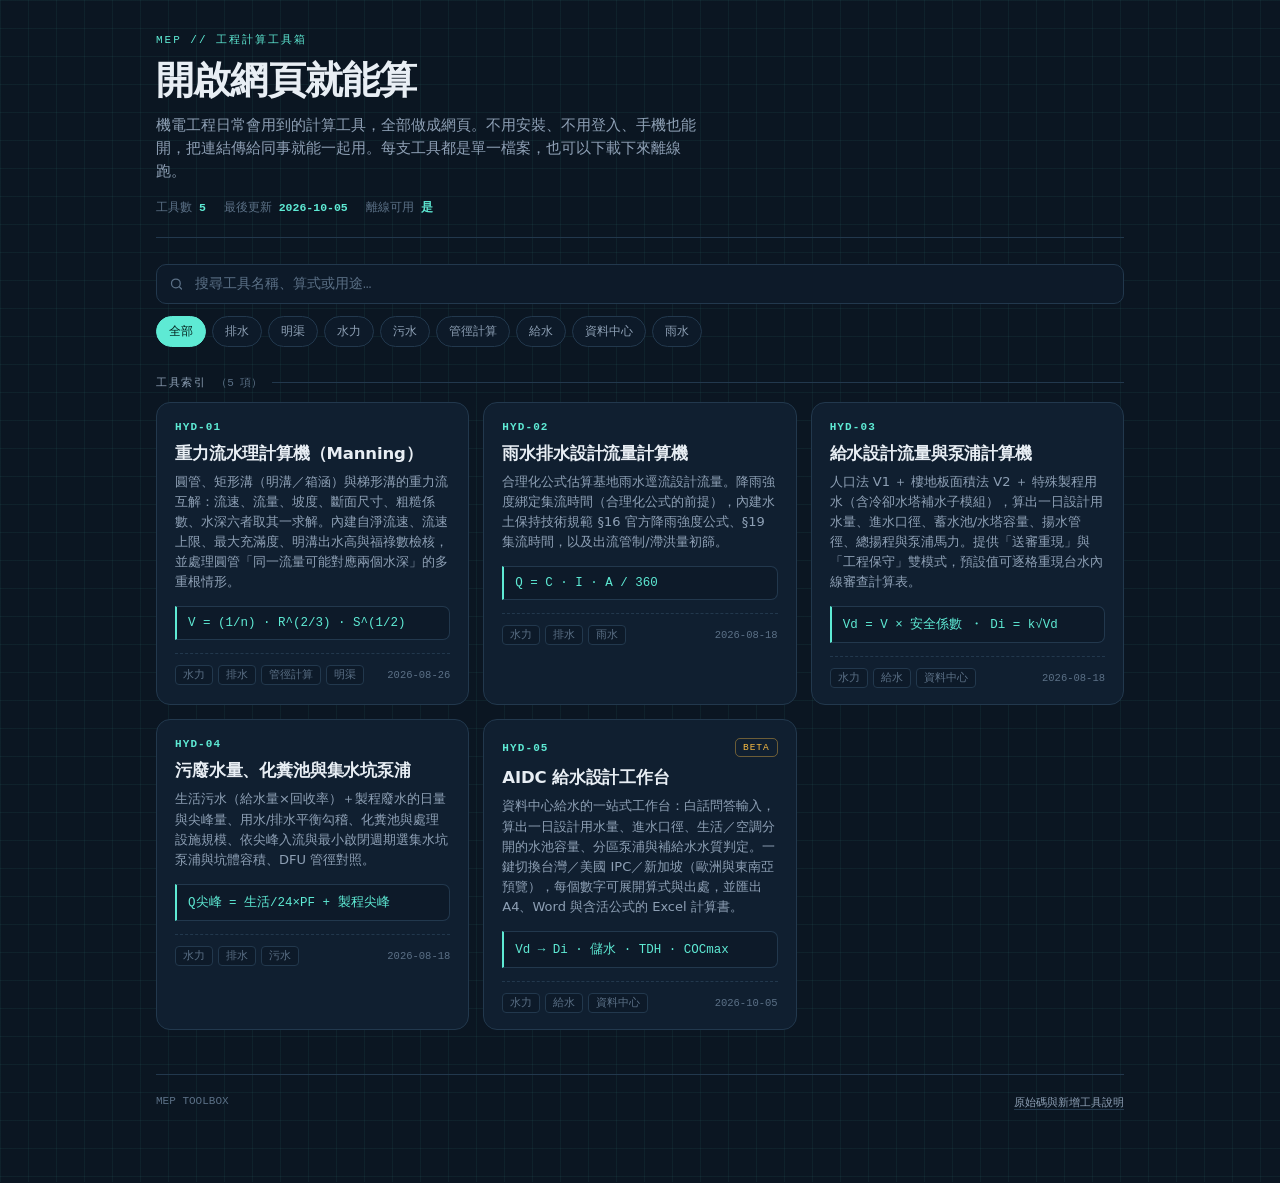
<file: index.html>
<!DOCTYPE html>
<html lang="zh-Hant">
<head>
<meta charset="UTF-8">
<meta name="viewport" content="width=device-width, initial-scale=1.0">
<title>MEP 工具箱</title>
<meta name="description" content="機電（MEP）工程計算工具集 — 開啟網頁即可使用，免安裝。">
<meta property="og:title" content="MEP 工具箱">
<meta property="og:description" content="機電工程計算工具集，開啟網頁即可使用。">
<meta property="og:type" content="website">
<link rel="icon" href="data:image/svg+xml,<svg xmlns='http://www.w3.org/2000/svg' viewBox='0 0 100 100'><rect width='100' height='100' rx='18' fill='%230b1622'/><path d='M22 66 Q50 26 78 66' stroke='%235eead4' stroke-width='9' fill='none' stroke-linecap='round'/></svg>">
<link rel="stylesheet" href="assets/tokens.css">
<style>
  body{ padding:0; }
  .page{ max-width:1000px; margin:0 auto; padding:32px 16px 72px; }

  /* ── Masthead ───────────────────────────────── */
  .masthead{
    border-bottom:1px solid var(--border);
    padding-bottom:22px; margin-bottom:26px;
  }
  .masthead .eyebrow{ margin-bottom:8px; }
  .masthead h1{
    font-size:clamp(28px,5vw,38px); margin:0 0 8px;
    font-weight:700; letter-spacing:-0.02em;
  }
  .masthead p{
    color:var(--text-dim); font-size:14.5px; line-height:1.6;
    margin:0; max-width:60ch;
  }
  .masthead .meta{
    display:flex; gap:18px; flex-wrap:wrap; margin-top:16px;
    font-family:var(--mono); font-size:11.5px; color:var(--text-dimmer);
  }
  .masthead .meta b{ color:var(--accent); font-weight:600; }

  /* ── Controls ──────────────────────────────── */
  .controls{ margin-bottom:22px; }
  .search-wrap{ position:relative; margin-bottom:12px; }
  .search-wrap svg{
    position:absolute; left:13px; top:50%; transform:translateY(-50%);
    width:15px; height:15px; stroke:var(--text-dimmer); pointer-events:none;
  }
  #search{
    width:100%; background:var(--panel-2); border:1px solid var(--border);
    color:var(--text); font-family:var(--mono); font-size:14px;
    padding:11px 12px 11px 38px; border-radius:10px; outline:none;
    transition:border-color .15s;
  }
  #search::placeholder{ color:var(--text-dimmer); }
  #search:focus{ border-color:var(--accent); }

  .chips{ display:flex; flex-wrap:wrap; gap:6px; }
  .chip{
    background:var(--panel-2); border:1px solid var(--border); color:var(--text-dim);
    font-family:var(--mono); font-size:12px; font-weight:500;
    padding:6px 12px; border-radius:999px; cursor:pointer;
    transition:background .15s, color .15s, border-color .15s;
  }
  .chip:hover{ color:var(--text); border-color:var(--accent-dim); }
  .chip[aria-pressed="true"]{ background:var(--accent); color:#04211d; border-color:var(--accent); }

  /* ── Tool index ────────────────────────────── */
  .index-head{
    display:flex; align-items:center; gap:10px;
    font-family:var(--mono); font-size:11px; letter-spacing:.14em;
    text-transform:uppercase; color:var(--text-dim); margin:28px 0 12px;
  }
  .index-head::after{ content:''; flex:1; height:1px; background:var(--border); }
  .index-head .count{ color:var(--text-dimmer); letter-spacing:0; text-transform:none; }

  .cards{ display:grid; grid-template-columns:repeat(auto-fill,minmax(310px,1fr)); gap:14px; }

  .card{
    display:block; position:relative; overflow:hidden;
    background:var(--panel); border:1px solid var(--border);
    border-radius:14px; padding:18px 18px 16px;
    text-decoration:none; color:inherit;
    transition:border-color .18s, transform .18s, background .18s;
  }
  .card:hover, .card:focus-visible{
    border-color:var(--accent); transform:translateY(-2px); background:#132539;
  }
  .card:focus-visible{ outline:2px solid var(--accent); outline-offset:2px; }
  .card.is-wip{ pointer-events:none; opacity:.45; }

  .card-top{ display:flex; align-items:center; justify-content:space-between; gap:10px; margin-bottom:10px; }
  .code{
    font-family:var(--mono); font-size:11px; font-weight:600; letter-spacing:.1em;
    color:var(--accent);
  }
  .status{
    font-family:var(--mono); font-size:9.5px; letter-spacing:.1em; text-transform:uppercase;
    padding:3px 7px; border-radius:5px; border:1px solid;
  }
  .status.beta{ color:var(--amber); border-color:rgba(245,185,66,.4); }
  .status.wip{ color:var(--text-dimmer); border-color:var(--border); }
  .status.live{ display:none; }

  .card h3{ font-size:16.5px; margin:0 0 7px; font-weight:600; letter-spacing:-0.01em; }
  .card p{ color:var(--text-dim); font-size:13px; line-height:1.55; margin:0 0 14px; }

  /* Signature: 每張卡片掛著它的統御方程式 — 工程師靠算式認工具 */
  .formula{
    font-family:var(--mono); font-size:12.5px; color:var(--accent);
    background:var(--panel-2); border:1px solid var(--border);
    border-left:2px solid var(--accent);
    padding:9px 11px; border-radius:0 7px 7px 0; margin-bottom:13px;
    overflow-x:auto; white-space:nowrap;
  }
  .card-foot{
    display:flex; align-items:center; justify-content:space-between; gap:10px;
    padding-top:11px; border-top:1px dashed var(--border);
  }
  .tags{ display:flex; flex-wrap:wrap; gap:5px; }
  .tag{
    font-size:10.5px; color:var(--text-dimmer); background:var(--panel-2);
    border:1px solid var(--border); padding:2px 7px; border-radius:4px;
  }
  .updated{ font-family:var(--mono); font-size:10.5px; color:var(--text-dimmer); white-space:nowrap; }

  /* ── Empty state ───────────────────────────── */
  .empty{
    border:1px dashed var(--border); border-radius:14px;
    padding:44px 22px; text-align:center; color:var(--text-dim);
  }
  .empty strong{ display:block; color:var(--text); font-size:15px; margin-bottom:6px; }
  .empty span{ font-size:13px; line-height:1.6; }

  /* ── Footer ────────────────────────────────── */
  footer{
    margin-top:44px; padding-top:20px; border-top:1px solid var(--border);
    display:flex; flex-wrap:wrap; gap:8px 20px; justify-content:space-between;
    font-family:var(--mono); font-size:11px; color:var(--text-dimmer);
  }
  footer a{ color:var(--text-dim); text-decoration:none; border-bottom:1px solid var(--border); }
  footer a:hover{ color:var(--accent); border-color:var(--accent); }

  @media (prefers-reduced-motion:reduce){
    *{ transition:none !important; animation:none !important; }
    .card:hover{ transform:none; }
  }
</style>
</head>
<body>
<div class="page">

  <header class="masthead">
    <div class="eyebrow">MEP // 工程計算工具箱</div>
    <h1>開啟網頁就能算</h1>
    <p>機電工程日常會用到的計算工具，全部做成網頁。不用安裝、不用登入、手機也能開，把連結傳給同事就能一起用。每支工具都是單一檔案，也可以下載下來離線跑。</p>
    <div class="meta">
      <span>工具數 <b id="metaCount">—</b></span>
      <span>最後更新 <b id="metaUpdated">—</b></span>
      <span>離線可用 <b>是</b></span>
    </div>
  </header>

  <div class="controls">
    <div class="search-wrap">
      <svg viewBox="0 0 24 24" fill="none" stroke-width="2" stroke-linecap="round"><circle cx="11" cy="11" r="7"/><path d="M20 20l-3.5-3.5"/></svg>
      <input type="search" id="search" placeholder="搜尋工具名稱、算式或用途…" autocomplete="off" aria-label="搜尋工具">
    </div>
    <div class="chips" id="chips" role="group" aria-label="依分類篩選"></div>
  </div>

  <div class="index-head">工具索引 <span class="count" id="indexCount"></span></div>
  <div class="cards" id="cards"></div>

  <footer>
    <span>MEP TOOLBOX</span>
    <span><a href="https://github.com/" id="repoLink" target="_blank" rel="noopener">原始碼與新增工具說明</a></span>
  </footer>

</div>

<script src="assets/tools.js"></script>
<script>
(function(){
  const tools = (window.TOOLS || []).slice();
  const cardsEl  = document.getElementById('cards');
  const chipsEl  = document.getElementById('chips');
  const searchEl = document.getElementById('search');
  let activeTag = null;

  // ── Meta ──
  document.getElementById('metaCount').textContent = tools.filter(t => t.status !== 'wip').length;
  const dates = tools.map(t => t.updated).filter(Boolean).sort();
  document.getElementById('metaUpdated').textContent = dates.length ? dates[dates.length - 1] : '—';

  // ── Tag chips ──
  const allTags = [...new Set(tools.flatMap(t => t.tags || []))].sort();
  function renderChips(){
    chipsEl.innerHTML = '';
    [['全部', null], ...allTags.map(t => [t, t])].forEach(([label, val]) => {
      const b = document.createElement('button');
      b.className = 'chip';
      b.textContent = label;
      b.setAttribute('aria-pressed', activeTag === val ? 'true' : 'false');
      b.onclick = () => { activeTag = (activeTag === val) ? null : val; renderChips(); render(); };
      chipsEl.appendChild(b);
    });
  }

  // ── Cards ──
  function esc(s){
    return String(s).replace(/[&<>"']/g, c => ({'&':'&amp;','<':'&lt;','>':'&gt;','"':'&quot;',"'":'&#39;'}[c]));
  }

  function render(){
    const q = searchEl.value.trim().toLowerCase();
    const list = tools.filter(t => {
      const tagOk = !activeTag || (t.tags || []).includes(activeTag);
      const hay = [t.id, t.name, t.summary, t.formula, ...(t.tags || [])].join(' ').toLowerCase();
      return tagOk && (!q || hay.includes(q));
    });

    document.getElementById('indexCount').textContent = `（${list.length} 項）`;
    cardsEl.innerHTML = '';

    if(!list.length){
      cardsEl.innerHTML = `<div class="empty" style="grid-column:1/-1">
        <strong>沒有符合的工具</strong>
        <span>換個關鍵字，或按「全部」清掉分類篩選。<br>需要的工具還沒做？到 GitHub 開一個 Issue 說明用途與算式。</span>
      </div>`;
      return;
    }

    list.forEach(t => {
      const wip = t.status === 'wip';
      const a = document.createElement('a');
      a.className = 'card' + (wip ? ' is-wip' : '');
      a.href = wip ? '#' : t.path;
      if(wip) a.setAttribute('aria-disabled', 'true');
      a.innerHTML = `
        <div class="card-top">
          <span class="code">${esc(t.id)}</span>
          <span class="status ${esc(t.status || 'live')}">${t.status === 'beta' ? 'Beta' : (wip ? '開發中' : '')}</span>
        </div>
        <h3>${esc(t.name)}</h3>
        <p>${esc(t.summary)}</p>
        ${t.formula ? `<div class="formula">${esc(t.formula)}</div>` : ''}
        <div class="card-foot">
          <div class="tags">${(t.tags || []).map(x => `<span class="tag">${esc(x)}</span>`).join('')}</div>
          <span class="updated">${esc(t.updated || '')}</span>
        </div>`;
      cardsEl.appendChild(a);
    });
  }

  searchEl.addEventListener('input', render);
  renderChips();
  render();

  // 頁尾連結自動指向這個 repo（GitHub Pages 網址推得出來）
  const m = location.hostname.match(/^([\w-]+)\.github\.io$/);
  if(m){
    const repo = location.pathname.split('/').filter(Boolean)[0];
    document.getElementById('repoLink').href =
      `https://github.com/${m[1]}/${repo || (m[1] + '.github.io')}`;
  }
})();
</script>
</body>
</html>
</file>
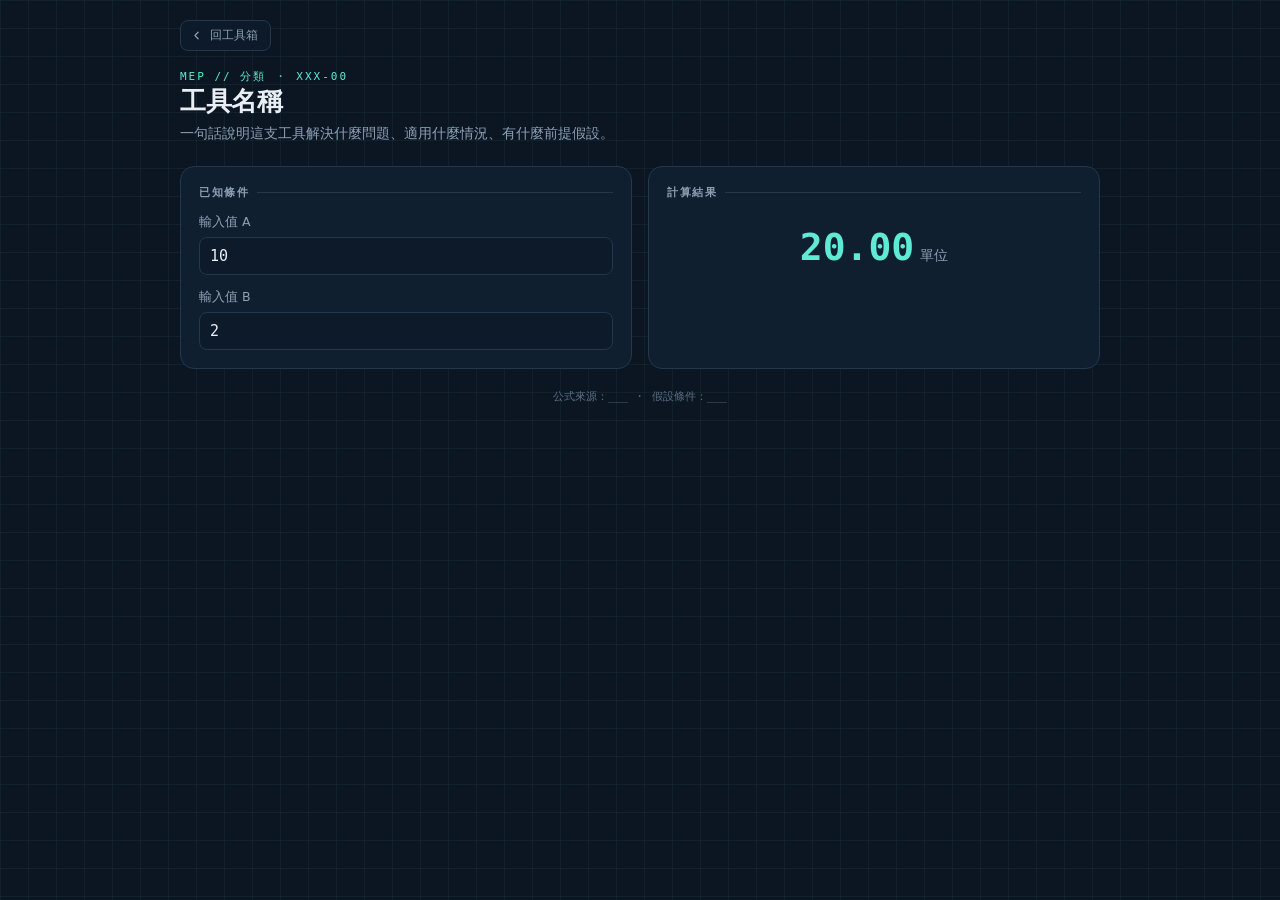
<file: tools/_template/index.html>
<!DOCTYPE html>
<html lang="zh-Hant">
<head>
<meta charset="UTF-8">
<meta name="viewport" content="width=device-width, initial-scale=1.0">
<!-- ① 改成你的工具名稱 -->
<title>工具名稱 — MEP 工具箱</title>
<link rel="stylesheet" href="../../assets/tokens.css">
<style>
  /* tokens.css 已提供 --bg / --accent / --panel 等變數與底色格線，
     這裡只寫這支工具自己的版面。想讓工具能單獨下載離線使用，
     就把 tokens.css 的內容整段複製進來、拿掉上面那行 <link>。 */
  body{ padding:20px 14px 60px; }
  .wrap{ max-width:920px; margin:0 auto; }

  .topbar{ display:flex; align-items:center; justify-content:space-between; gap:12px; margin-bottom:18px; flex-wrap:wrap; }
  .back{
    display:inline-flex; align-items:center; gap:7px;
    font-family:var(--mono); font-size:12px; color:var(--text-dim); text-decoration:none;
    padding:6px 12px 6px 9px; border-radius:8px;
    border:1px solid var(--border); background:var(--panel-2);
  }
  .back:hover{ color:var(--accent); border-color:var(--accent-dim); }
  .back svg{ width:13px; height:13px; stroke:currentColor; fill:none; stroke-width:2.2; stroke-linecap:round; stroke-linejoin:round; }

  h1{ font-size:26px; margin:0 0 4px; font-weight:700; letter-spacing:-0.01em; }
  .subtitle{ color:var(--text-dim); font-size:14px; margin:0 0 22px; line-height:1.5; }

  .grid2{ display:grid; grid-template-columns:1fr 1fr; gap:16px; }
  @media (max-width:720px){ .grid2{ grid-template-columns:1fr; } }

  .card{ background:var(--panel); border:1px solid var(--border); border-radius:14px; padding:18px; }
  .card h2{
    font-size:11px; letter-spacing:.14em; text-transform:uppercase; color:var(--text-dim);
    margin:0 0 14px; font-weight:600; display:flex; align-items:center; gap:8px;
  }
  .card h2::after{ content:''; flex:1; height:1px; background:var(--border); }

  .field{ margin-bottom:14px; }
  .field label{ display:block; font-size:12.5px; color:var(--text-dim); margin-bottom:6px; font-weight:500; }
  input[type=number], select{
    width:100%; background:var(--panel-2); border:1px solid var(--border); color:var(--text);
    font-family:var(--mono); font-size:15px; padding:9px 10px; border-radius:8px; outline:none;
  }
  input:focus, select:focus{ border-color:var(--accent); }

  .result-value{ font-family:var(--mono); font-size:38px; font-weight:700; color:var(--accent); line-height:1; }
  .result-unit{ font-size:14px; color:var(--text-dim); margin-left:6px; }

  footer.credit{ text-align:center; color:var(--text-dimmer); font-size:11px; margin-top:20px; font-family:var(--mono); }
</style>
</head>
<body>
<div class="wrap">

  <nav class="topbar">
    <a class="back" href="../../">
      <svg viewBox="0 0 24 24"><path d="M15 18l-6-6 6-6"/></svg>
      回工具箱
    </a>
  </nav>

  <!-- ② 改成你的領域碼與工具說明 -->
  <div class="eyebrow">MEP // 分類 ・ XXX-00</div>
  <h1>工具名稱</h1>
  <p class="subtitle">一句話說明這支工具解決什麼問題、適用什麼情況、有什麼前提假設。</p>

  <div class="grid2">
    <div class="card">
      <h2>已知條件</h2>
      <div class="field">
        <label>輸入值 A</label>
        <input type="number" id="inA" value="10" step="1">
      </div>
      <div class="field" style="margin-bottom:0">
        <label>輸入值 B</label>
        <input type="number" id="inB" value="2" step="1">
      </div>
    </div>

    <div class="card">
      <h2>計算結果</h2>
      <div style="text-align:center; padding:14px 0">
        <span class="result-value" id="out">—</span><span class="result-unit">單位</span>
      </div>
    </div>
  </div>

  <!-- ③ 一定要寫來源。工程計算沒有出處就不能拿去用。 -->
  <footer class="credit">公式來源：___ ・ 假設條件：___</footer>
</div>

<script>
// ④ 把計算邏輯寫在這裡。純函式、不碰 DOM，之後好測試也好搬。
function calc(a, b){
  return a * b;
}

function render(){
  const a = parseFloat(document.getElementById('inA').value);
  const b = parseFloat(document.getElementById('inB').value);
  const v = calc(a, b);
  document.getElementById('out').textContent = isFinite(v) ? v.toFixed(2) : '—';
}

document.querySelectorAll('input').forEach(el => el.addEventListener('input', render));
render();
</script>
</body>
</html>
</file>
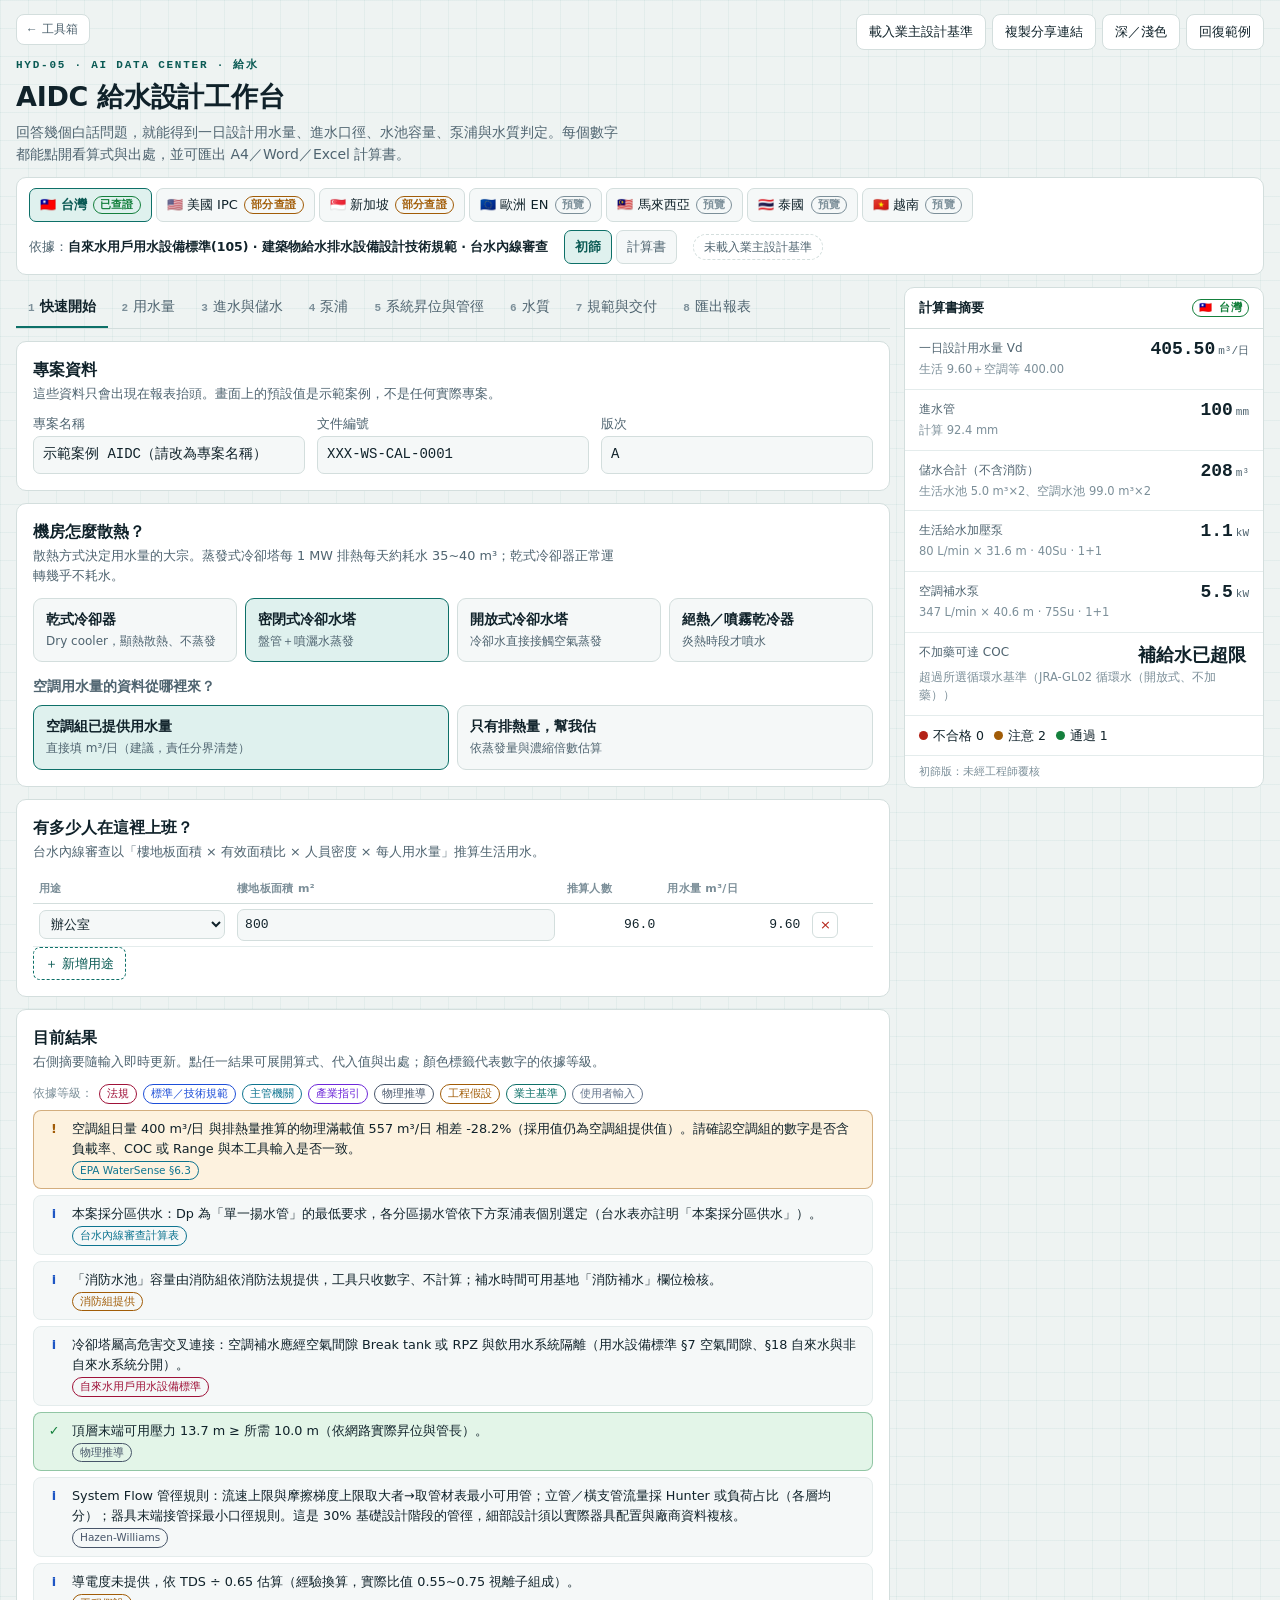
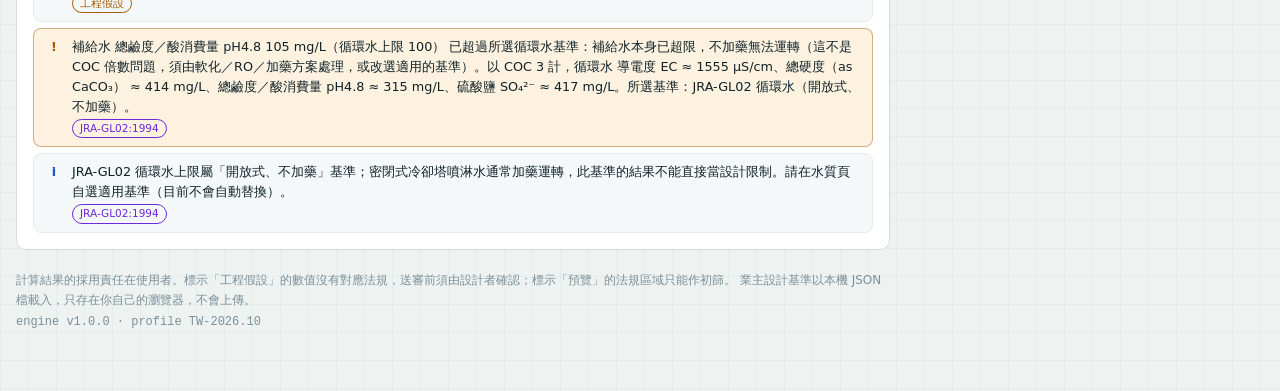
<file: tools/aidc-water-workbench/index.html>
<!DOCTYPE html>
<html lang="zh-Hant">
<head>
<meta charset="UTF-8">
<meta name="viewport" content="width=device-width, initial-scale=1.0, viewport-fit=cover">
<title>AIDC 給水設計工作台 — MEP 工具箱</title>
<meta name="color-scheme" content="light dark">
<style>
/* 版面概念：左側是依步驟填寫的工作區，右側是一張隨時更新的「計算書摘要」條，像把送審計算書的結論頁釘在旁邊。 */
:root{
  --bg:#eef3f2; --panel:#ffffff; --panel-2:#f5f8f8; --line:#d3dedd; --line-2:#e4ecec;
  --ink:#10222a; --dim:#4f6470; --dimmer:#7c8f99;
  --accent:#0d7068; --accent-soft:#dff1ee; --accent-ink:#0a5a54;
  --good:#15803d; --good-soft:#e3f5e8; --bad:#b42318; --bad-soft:#fdebe9; --warn:#a15c07; --warn-soft:#fdf2df; --info:#1e56c4; --info-soft:#e6eefc;
  --t-law:#9f1239; --t-std:#1d4ed8; --t-gov:#0e7490; --t-guide:#6d28d9; --t-phys:#475569; --t-assume:#a15c07; --t-owner:#0d7068; --t-user:#64748b;
  --grid:rgba(13,112,104,.05);
  --sans:system-ui,-apple-system,'Segoe UI','Noto Sans TC','PingFang TC','Microsoft JhengHei',sans-serif;
  --mono:ui-monospace,'Cascadia Mono','SF Mono',Menlo,Consolas,'Noto Sans Mono',monospace;
  --r:10px;
}
@media (prefers-color-scheme: dark){ :root:not([data-theme="light"]){
  --bg:#0b1622; --panel:#101f30; --panel-2:#0d1a29; --line:#22384d; --line-2:#1a2d40;
  --ink:#e8eef4; --dim:#9fb0c2; --dimmer:#6c8197;
  --accent:#5eead4; --accent-soft:#12302f; --accent-ink:#5eead4;
  --good:#34d399; --good-soft:#0f2b23; --bad:#f87171; --bad-soft:#341819; --warn:#f5b942; --warn-soft:#33270f; --info:#7aa7ff; --info-soft:#14223d;
  --t-law:#fb7185; --t-std:#7aa7ff; --t-gov:#5bd3e6; --t-guide:#b69cff; --t-phys:#a3b3c4; --t-assume:#f5b942; --t-owner:#5eead4; --t-user:#a3b3c4;
  --grid:rgba(94,234,212,.05); color-scheme:dark; } }
:root[data-theme="dark"]{
  --bg:#0b1622; --panel:#101f30; --panel-2:#0d1a29; --line:#22384d; --line-2:#1a2d40;
  --ink:#e8eef4; --dim:#9fb0c2; --dimmer:#6c8197;
  --accent:#5eead4; --accent-soft:#12302f; --accent-ink:#5eead4;
  --good:#34d399; --good-soft:#0f2b23; --bad:#f87171; --bad-soft:#341819; --warn:#f5b942; --warn-soft:#33270f; --info:#7aa7ff; --info-soft:#14223d;
  --t-law:#fb7185; --t-std:#7aa7ff; --t-gov:#5bd3e6; --t-guide:#b69cff; --t-phys:#a3b3c4; --t-assume:#f5b942; --t-owner:#5eead4; --t-user:#a3b3c4;
  --grid:rgba(94,234,212,.05); color-scheme:dark; }

*{box-sizing:border-box}
[hidden]{display:none!important}
html{-webkit-text-size-adjust:100%}
body{margin:0;background:linear-gradient(var(--grid) 1px,transparent 1px) 0 0/28px 28px,linear-gradient(90deg,var(--grid) 1px,transparent 1px) 0 0/28px 28px,var(--bg);
  color:var(--ink);font:14px/1.55 var(--sans);padding-inline:16px;padding-block:14px 60px;-webkit-font-smoothing:antialiased}
.wrap{max-width:1280px;margin:0 auto}
a{color:var(--accent-ink)}
button,input,select{font:inherit;color:inherit}
:focus-visible{outline:2px solid var(--accent);outline-offset:2px}
.num,.mono{font-family:var(--mono);font-variant-numeric:tabular-nums}

/* ── 頂部 ── */
.top{display:flex;flex-wrap:wrap;gap:12px;align-items:flex-start;justify-content:space-between;margin-bottom:12px}
.back{display:inline-flex;gap:6px;align-items:center;font:12px var(--mono);color:var(--dim);text-decoration:none;border:1px solid var(--line);background:var(--panel);padding:6px 11px;border-radius:8px}
.eyebrow{font:600 11px var(--mono);letter-spacing:.16em;color:var(--accent-ink);text-transform:uppercase;margin:12px 0 4px}
h1{font-size:clamp(21px,2.6vw,27px);margin:0;letter-spacing:-.01em;text-wrap:balance}
.lede{color:var(--dim);margin:4px 0 0;max-width:68ch}
.actions{display:flex;flex-wrap:wrap;gap:6px}
.btn{border:1px solid var(--line);background:var(--panel);color:var(--ink);padding:7px 12px;border-radius:8px;cursor:pointer;font-size:13px;white-space:nowrap}
.btn:hover{border-color:var(--accent)}
.btn.primary{background:var(--accent);border-color:var(--accent);color:var(--panel)}
.btn.done{border-color:var(--good);color:var(--good)}
.btn[disabled]{opacity:.45;cursor:not-allowed}

/* ── 法規區域列 ── */
.regionbar{background:var(--panel);border:1px solid var(--line);border-radius:var(--r);padding:10px 12px;display:grid;gap:8px;margin-bottom:12px}
.seg{display:flex;flex-wrap:wrap;gap:4px}
.seg button{border:1px solid var(--line);background:var(--panel-2);padding:6px 10px;border-radius:7px;cursor:pointer;font-size:13px;display:inline-flex;gap:6px;align-items:center}
.seg button[aria-pressed="true"]{background:var(--accent-soft);border-color:var(--accent);color:var(--accent-ink);font-weight:600}
.badge{font:600 10.5px var(--mono);letter-spacing:.04em;padding:1px 6px;border-radius:999px;border:1px solid currentColor;white-space:nowrap}
.badge.ready{color:var(--good)} .badge.partial{color:var(--warn)} .badge.preview{color:var(--dimmer)}
.regionmeta{display:flex;flex-wrap:wrap;gap:6px 16px;align-items:center;font-size:12.5px;color:var(--dim)}
.regionmeta b{color:var(--ink);font-weight:600}
.modeseg button{font-size:12.5px}
.ownerpill{display:inline-flex;gap:6px;align-items:center;font-size:12px;border:1px dashed var(--line);border-radius:999px;padding:3px 10px;color:var(--dim)}
.ownerpill.on{border-style:solid;border-color:var(--accent);color:var(--accent-ink);background:var(--accent-soft)}

/* ── 主版面 ── */
.layout{display:grid;grid-template-columns:minmax(0,1fr) 360px;gap:14px;align-items:start}
@media (max-width:1020px){.layout{grid-template-columns:minmax(0,1fr)}.side{order:-1}}
.tabs{display:flex;gap:2px;overflow-x:auto;border-bottom:1px solid var(--line);margin-bottom:12px;scrollbar-width:thin}
.tabs button{border:0;background:transparent;padding:9px 12px;cursor:pointer;color:var(--dim);font-size:13.5px;border-bottom:2px solid transparent;white-space:nowrap}
.tabs button[aria-selected="true"]{color:var(--ink);border-bottom-color:var(--accent);font-weight:600}
.tabs .n{font:600 11px var(--mono);color:var(--dimmer);margin-right:5px}
.pane[hidden]{display:none!important}
.card{background:var(--panel);border:1px solid var(--line);border-radius:var(--r);padding:16px;margin-bottom:12px;min-width:0}
.card h2{font-size:15.5px;margin:0 0 2px}
.card .sub{color:var(--dim);font-size:12.8px;margin:0 0 12px;max-width:72ch}
.card h3{font-size:13.5px;margin:14px 0 8px;color:var(--dim)}
.grid{display:grid;gap:12px;grid-template-columns:repeat(auto-fit,minmax(190px,1fr))}
.f label{display:block;font-size:12.5px;color:var(--dim);margin-bottom:4px;line-height:1.35}
.f .hint{font-size:11.5px;color:var(--dimmer);margin-top:3px;line-height:1.4}
input[type=number],input[type=text],select{width:100%;background:var(--panel-2);border:1px solid var(--line);border-radius:7px;padding:7px 9px;font-family:var(--mono);font-size:14px;min-width:0}
select{font-family:var(--sans)}
input:focus,select:focus{border-color:var(--accent);outline:none}
input.ovr{border-color:var(--warn);background:var(--warn-soft)}
.choice{display:grid;gap:8px;grid-template-columns:repeat(auto-fit,minmax(170px,1fr))}
.choice button{text-align:left;border:1px solid var(--line);background:var(--panel-2);border-radius:9px;padding:10px 12px;cursor:pointer}
.choice button b{display:block;font-size:13.5px}
.choice button span{font-size:12px;color:var(--dim)}
.choice button[aria-pressed="true"]{border-color:var(--accent);background:var(--accent-soft)}
.tbl-wrap{overflow-x:auto;-webkit-overflow-scrolling:touch}
table.t{width:100%;border-collapse:collapse;font-size:13px}
table.t th{text-align:left;font-size:11px;color:var(--dimmer);font-weight:600;letter-spacing:.03em;padding:6px;border-bottom:1px solid var(--line);white-space:nowrap}
table.t td{padding:5px 6px;border-bottom:1px solid var(--line-2);vertical-align:middle}
table.t td.r{text-align:right;font-family:var(--mono);font-variant-numeric:tabular-nums;white-space:nowrap}
table.t input,table.t select{padding:5px 7px;font-size:13px}
.addrow{border:1px dashed var(--accent);background:transparent;color:var(--accent-ink);border-radius:7px;padding:6px 11px;cursor:pointer;font-size:12.5px}
.rm{border:1px solid var(--line);background:transparent;color:var(--bad);width:26px;height:26px;border-radius:6px;cursor:pointer}

/* ── 結果列（每個結果都能展開算式與出處）── */
.res{border:1px solid var(--line-2);border-radius:8px;background:var(--panel-2);margin-top:6px}
.res > summary{display:grid;grid-template-columns:minmax(0,1fr) auto;gap:4px 12px;align-items:baseline;padding:8px 11px;cursor:pointer;list-style:none}
.res > summary::-webkit-details-marker{display:none}
.res .lab{font-size:13px;color:var(--dim);min-width:0}
.res .lab::before{content:'▸';display:inline-block;width:14px;color:var(--dimmer);transition:transform .15s}
.res[open] .lab::before{transform:rotate(90deg)}
.res .val{font:700 15px var(--mono);font-variant-numeric:tabular-nums;white-space:nowrap}
.res .val small{font-weight:500;color:var(--dim);font-size:11.5px;margin-left:3px}
.res .val .alt{display:block;text-align:right;font-weight:500;font-size:11px;color:var(--dimmer)}
.res.key{border-color:var(--accent);background:var(--accent-soft)}
.res.key .val{color:var(--accent-ink);font-size:17px}
.res.in .val{color:var(--dim);font-weight:600}
.res .body{padding:2px 12px 10px 25px;font-size:12.5px;color:var(--dim);display:grid;gap:4px}
.res .body .fx{font-family:var(--mono);color:var(--ink);overflow-wrap:anywhere}
.res .body .sb{font-family:var(--mono);overflow-wrap:anywhere}
.chips{display:flex;flex-wrap:wrap;gap:4px;margin-top:2px}
.chip{font-size:10.5px;padding:1px 7px;border-radius:999px;border:1px solid currentColor;white-space:nowrap;line-height:1.5}
.chip.law{color:var(--t-law)} .chip.std{color:var(--t-std)} .chip.gov{color:var(--t-gov)} .chip.guide{color:var(--t-guide)}
.chip.phys{color:var(--t-phys)} .chip.assume{color:var(--t-assume)} .chip.owner{color:var(--t-owner)} .chip.user{color:var(--t-user)}
.legend{display:flex;flex-wrap:wrap;gap:6px;align-items:center;font-size:11.5px;color:var(--dimmer)}

/* ── 檢核 ── */
.chk{display:grid;grid-template-columns:20px minmax(0,1fr);gap:8px;padding:8px 10px;border-radius:8px;border:1px solid var(--line-2);margin-top:6px;font-size:12.8px;background:var(--panel-2)}
.chk .i{font-weight:700;text-align:center}
.chk.pass{border-color:color-mix(in srgb,var(--good) 40%,transparent);background:var(--good-soft)} .chk.pass .i{color:var(--good)}
.chk.fail{border-color:color-mix(in srgb,var(--bad) 45%,transparent);background:var(--bad-soft)} .chk.fail .i{color:var(--bad)}
.chk.warn{border-color:color-mix(in srgb,var(--warn) 45%,transparent);background:var(--warn-soft)} .chk.warn .i{color:var(--warn)}
.chk.info .i{color:var(--info)}
.chk .m{min-width:0}

/* ── 右側摘要 ── */
.side{position:sticky;top:calc(env(safe-area-inset-top,0px) + 10px);display:grid;gap:10px}
@media (max-width:1020px){.side{position:static}}
.sheet{background:var(--panel);border:1px solid var(--line);border-radius:var(--r);overflow:hidden}
.sheet header{padding:10px 14px;border-bottom:1px solid var(--line);display:flex;justify-content:space-between;align-items:center;gap:8px}
.sheet header b{font-size:13px}
.kpi{display:grid;grid-template-columns:minmax(0,1fr) auto;gap:2px 10px;padding:10px 14px;border-bottom:1px solid var(--line-2);cursor:pointer;background:transparent;border-left:0;border-right:0;border-top:0;width:100%;text-align:left}
.kpi:hover{background:var(--panel-2)}
.kpi .k{font-size:12px;color:var(--dim)}
.kpi .v{font:700 18px var(--mono);font-variant-numeric:tabular-nums;color:var(--ink);text-align:right;white-space:nowrap}
.kpi .v small{font-size:11px;color:var(--dim);font-weight:500;margin-left:3px}
.kpi .d{grid-column:1/-1;font-size:11.5px;color:var(--dimmer)}
.lights{display:flex;gap:10px;padding:10px 14px;font-size:12.5px;flex-wrap:wrap}
.lights span{display:inline-flex;gap:5px;align-items:center}
.dot{width:9px;height:9px;border-radius:50%;display:inline-block}
.stamp{font:11px var(--mono);color:var(--dimmer);padding:8px 14px;border-top:1px solid var(--line-2)}
.banner{border:1px solid var(--warn);background:var(--warn-soft);color:var(--ink);border-radius:var(--r);padding:9px 12px;font-size:13px;margin-bottom:12px}
.banner[hidden]{display:none}
details.more{margin-top:10px;border-top:1px dashed var(--line);padding-top:8px}
details.more > summary{cursor:pointer;color:var(--accent-ink);font-size:12.8px;font-weight:600}
.ptab td:first-child{min-width:170px}
.ptab input{max-width:120px}
.deliv li{margin:6px 0}
.helpbox{background:var(--info-soft);border:1px solid color-mix(in srgb,var(--info) 35%,transparent);border-radius:8px;padding:8px 12px;font-size:12.8px;margin-top:6px}
.helpbox p{margin:5px 0}
.qnote{display:block;font:11px var(--mono);color:var(--dimmer);margin-top:2px;white-space:nowrap}
.storebar{border:1px solid var(--accent);background:var(--accent-soft);border-radius:var(--r);padding:9px 14px;font-size:13.5px;margin-bottom:12px;display:flex;flex-wrap:wrap;gap:4px 18px;align-items:baseline}
.storebar b{font-family:var(--mono)} .storebar .bad{color:var(--bad);font-weight:700} .storebar .warnc{color:var(--warn);font-weight:700} .storebar .okc{color:var(--good);font-weight:700}
.btnrow{display:flex;flex-wrap:wrap;gap:8px;margin-top:8px}
.tank-tbl td,#pumpTbl td{vertical-align:top}
.tank-tbl input[type=number],.tank-tbl input[type=text],.tank-tbl select{min-width:56px}
.tank-tbl .stack{display:flex;flex-direction:column;gap:4px}
.tank-tbl .dims{display:flex;gap:4px} .tank-tbl .dims input{width:62px}
.tank-tbl .off{opacity:.4}
#pumpTbl input[type=number],#pumpTbl input[type=text],#pumpTbl select{min-width:76px}
#pumpTbl .stack{display:flex;flex-direction:column;gap:4px}
.todo{border:1px dashed var(--warn);background:var(--warn-soft);border-radius:8px;padding:8px 12px;font-size:12.8px;margin-top:10px}
.todo b{color:var(--warn)} .todo ul{margin:4px 0 0 18px;padding:0}
.tag-todo{font-size:10.5px;font-weight:700;color:var(--warn);border:1px solid var(--warn);border-radius:5px;padding:0 5px;margin-left:4px;white-space:nowrap}
.lv{display:inline-block;font-size:11.5px;font-weight:700;padding:1px 8px;border-radius:999px;border:1px solid currentColor;white-space:nowrap}
.lv.required{color:var(--bad)} .lv.likely{color:var(--warn)} .lv.confirm{color:var(--info)} .lv.none{color:var(--dimmer)}
.ovpill{display:inline-flex;gap:6px;align-items:center;font-size:12px;border:1px solid var(--warn);background:var(--warn-soft);border-radius:999px;padding:2px 10px;cursor:pointer;color:var(--ink)}
.netsvg{overflow-x:auto;border:1px solid var(--line-2);border-radius:8px;background:var(--panel-2);padding:6px}
td.ok{color:var(--good);font-weight:700} td.ng{color:var(--bad);font-weight:700} td.na{color:var(--dimmer)}
.scope{font-size:10.5px;padding:0 6px;border-radius:5px;background:var(--panel-2);border:1px solid var(--line);color:var(--dim);margin-left:4px;white-space:nowrap}
.scope.mine{color:var(--accent-ink);border-color:var(--accent)}
.foot{color:var(--dimmer);font-size:12px;margin-top:20px;line-height:1.7}
.sr{position:absolute;width:1px;height:1px;overflow:hidden;clip:rect(0 0 0 0)}
.toast{position:fixed;left:50%;bottom:calc(env(safe-area-inset-bottom,0px) + 18px);transform:translateX(-50%);background:var(--ink);color:var(--panel);padding:8px 14px;border-radius:8px;font-size:13px;opacity:0;pointer-events:none;transition:opacity .2s}
.toast.show{opacity:1}
@media (prefers-reduced-motion:reduce){*{transition:none!important}}

/* ── 列印報表（A4）── */
#printArea{display:none}
@media print{
  @page{size:A4;margin:14mm 12mm}
  body{background:#fff!important;color:#000;padding:0;font-size:10.5pt}
  .wrap{display:none!important}
  #printArea{display:block!important}
  .rp h1{font-size:17pt;text-align:center;margin:0 0 6pt}
  .rp h2{font-size:12pt;margin:12pt 0 4pt;border-bottom:1.2pt solid #0d7068;color:#0a5a54;break-after:avoid}
  .rp table{width:100%;border-collapse:collapse;font-size:9pt;margin-bottom:6pt}
  .rp th,.rp td{border:.6pt solid #94a3b8;padding:3pt 4pt;vertical-align:top}
  .rp th{background:#e2e8f0;text-align:left}
  .rp tr{break-inside:avoid}
  .rp .v{font-family:Consolas,monospace;text-align:right;white-space:nowrap;font-weight:700}
  .rp .mono{font-family:Consolas,monospace}
  .rp .wm{color:#b42318;font-weight:700;text-align:center;border:1.2pt solid #b42318;padding:3pt;margin-bottom:6pt}
  .rp .meta td{width:25%}
  .rp .sign td{height:42pt;text-align:center;vertical-align:bottom;font-size:9pt;color:#475569}
  .rp .src{font-size:8.5pt;color:#334155}
  .rp svg{max-width:100%;height:auto}
  .rp .lv-fail{color:#b42318;font-weight:700} .rp .lv-warn{color:#a15c07;font-weight:700} .rp .lv-pass{color:#15803d;font-weight:700}
}
</style>
</head>
<body>
<div class="wrap">
  <div class="top">
    <div>
      <a class="back" href="../../">← 工具箱</a>
      <div class="eyebrow">HYD-05 · AI Data Center · 給水</div>
      <h1>AIDC 給水設計工作台</h1>
      <p class="lede">回答幾個白話問題，就能得到一日設計用水量、進水口徑、水池容量、泵浦與水質判定。每個數字都能點開看算式與出處，並可匯出 A4／Word／Excel 計算書。</p>
    </div>
    <div class="actions">
      <button class="btn" id="btnOwner" type="button">載入業主設計基準</button>
      <input type="file" id="ownerFile" accept=".json,application/json" hidden>
      <button class="btn" id="btnShare" type="button">複製分享連結</button>
      <button class="btn" id="btnTheme" type="button" aria-label="切換深淺色">深／淺色</button>
      <button class="btn" id="btnReset" type="button">回復範例</button>
    </div>
  </div>

  <section class="regionbar" aria-label="法規區域">
    <div class="seg" id="regionSeg" role="group" aria-label="選擇法規區域"></div>
    <div class="regionmeta">
      <span>依據：<b id="regionCodes"></b></span>
      <span class="seg modeseg" role="group" aria-label="輸出等級">
        <button type="button" id="modeScreen" aria-pressed="true">初篩</button>
        <button type="button" id="modeBook" aria-pressed="false">計算書</button>
      </span>
      <span class="ownerpill" id="ownerPill">未載入業主設計基準</span>
      <span class="ovpill" id="ovPill" role="button" tabindex="0" hidden></span>
    </div>
  </section>
  <div class="banner" id="previewBanner" hidden></div>

  <div class="layout">
    <main style="min-width:0">
      <nav class="tabs" role="tablist" aria-label="步驟">
        <button role="tab" data-tab="start"><span class="n">1</span>快速開始</button>
        <button role="tab" data-tab="demand"><span class="n">2</span>用水量</button>
        <button role="tab" data-tab="supply"><span class="n">3</span>進水與儲水</button>
        <button role="tab" data-tab="pumps"><span class="n">4</span>泵浦</button>
        <button role="tab" data-tab="flow"><span class="n">5</span>系統昇位與管徑</button>
        <button role="tab" data-tab="wq"><span class="n">6</span>水質</button>
        <button role="tab" data-tab="spec"><span class="n">7</span>規範與交付</button>
        <button role="tab" data-tab="export"><span class="n">8</span>匯出報表</button>
      </nav>

      <!-- 1 快速開始 -->
      <section class="pane" data-pane="start">
        <div class="card">
          <h2>專案資料</h2>
          <p class="sub">這些資料只會出現在報表抬頭。畫面上的預設值是示範案例，不是任何實際專案。</p>
          <div class="grid">
            <div class="f"><label for="pName">專案名稱</label><input type="text" id="pName" data-bind="project.name"></div>
            <div class="f"><label for="pDoc">文件編號</label><input type="text" id="pDoc" data-bind="project.docNo"></div>
            <div class="f"><label for="pRev">版次</label><input type="text" id="pRev" data-bind="project.rev"></div>
          </div>
        </div>
        <div class="card">
          <h2>機房怎麼散熱？</h2>
          <p class="sub">散熱方式決定用水量的大宗。蒸發式冷卻塔每 1 MW 排熱每天約耗水 35~40 m³；乾式冷卻器正常運轉幾乎不耗水。</p>
          <div class="choice" id="coolChoice" role="group" aria-label="散熱方式">
            <button type="button" data-cool="dry"><b>乾式冷卻器</b><span>Dry cooler，顯熱散熱、不蒸發</span></button>
            <button type="button" data-cool="closed_ct"><b>密閉式冷卻水塔</b><span>盤管＋噴灑水蒸發</span></button>
            <button type="button" data-cool="open_ct"><b>開放式冷卻水塔</b><span>冷卻水直接接觸空氣蒸發</span></button>
            <button type="button" data-cool="adiabatic"><b>絕熱／噴霧乾冷器</b><span>炎熱時段才噴水</span></button>
          </div>
          <h3>空調用水量的資料從哪裡來？</h3>
          <div class="choice" id="basisChoice" role="group" aria-label="空調用水資料來源">
            <button type="button" data-basis="hvac"><b>空調組已提供用水量</b><span>直接填 m³/日（建議，責任分界清楚）</span></button>
            <button type="button" data-basis="calc"><b>只有排熱量，幫我估</b><span>依蒸發量與濃縮倍數估算</span></button>
          </div>
        </div>
        <div class="card">
          <h2>有多少人在這裡上班？</h2>
          <p class="sub" id="peopleSub"></p>
          <div id="peopleTW">
            <div class="tbl-wrap"><table class="t" id="twRowsTbl"><thead><tr><th>用途</th><th>樓地板面積 m²</th><th>推算人數</th><th>用水量 m³/日</th><th></th></tr></thead><tbody></tbody></table></div>
            <button type="button" class="addrow" id="addTwRow">＋ 新增用途</button>
          </div>
          <div id="peopleOcc" class="grid">
            <div class="f"><label for="occ">常駐人數（輪班最大同時在廠）</label><input type="number" id="occ" min="0" step="1" data-bind="domestic.occupants"></div>
          </div>
        </div>
        <div class="card">
          <h2>目前結果</h2>
          <p class="sub">右側摘要隨輸入即時更新。點任一結果可展開算式、代入值與出處；顏色標籤代表數字的依據等級。</p>
          <div class="legend" id="legend"></div>
          <div id="checksAll"></div>
        </div>
      </section>

      <!-- 2 用水量 -->
      <section class="pane" data-pane="demand" hidden>
        <div class="card">
          <h2>空調及製程用水</h2>
          <p class="sub">本工具不重算冷卻系統，只把空調組提供的數字納入水量平衡，或在早期階段用排熱量做估算。</p>
          <div id="coolHvac" class="grid">
            <div class="f"><label for="hvacDaily">空調補水量 m³/日</label><input type="number" id="hvacDaily" min="0" step="0.01" data-bind="cooling.hvacDaily"><div class="hint">空調組提供的滿載日補水量（蒸發＋排放＋飛濺）</div></div>
            <div class="f"><label for="hvacMaxHour">最大時補水量 m³/h（選填）</label><input type="number" id="hvacMaxHour" min="0" step="0.01" data-bind="cooling.hvacMaxHour"><div class="hint">留空則以日平均 × 尖峰係數估計</div></div>
            <div class="f" id="cocHvacF"><label for="cocH">濃縮倍數 COC（空調組）</label><input type="number" id="cocH" min="1.1" step="0.1" data-bind="cooling.coc"><div class="hint">用來判斷補給水水質是否足夠</div></div>
            <div class="f" id="heatHvacF"><label for="heatKW2">冷卻塔排熱量 kW（選填）</label><input type="number" id="heatKW2" min="0" step="10" data-bind="cooling.heatKW" data-null="1"><div class="hint">填入後與空調組日量做物理交叉檢查（Range、負載率、蒸發比例沿用「只有排熱量」頁籤的設定）；留空＝不檢查</div></div>
          </div>
          <div id="coolCalc" class="grid">
            <div class="f"><label for="heatKW">冷卻塔排熱量 kW</label><input type="number" id="heatKW" min="0" step="10" data-bind="cooling.heatKW"><div class="hint">≈ IT 負載 + 機電損失中由冷卻塔排出的部分</div></div>
            <div class="f"><label for="rangeC">冷卻水溫差 Range °C</label><input type="number" id="rangeC" min="0.5" step="0.5" data-bind="cooling.rangeC"></div>
            <div class="f"><label for="coc">濃縮倍數 COC</label><input type="number" id="coc" min="1.1" step="0.1" data-bind="cooling.coc"></div>
            <div class="f"><label for="wetFrac">蒸發散熱比例</label><input type="number" id="wetFrac" min="0" max="1" step="0.05" data-bind="cooling.wetFrac"><div class="hint">密閉式濕式運轉取 1.0；絕熱式填噴水時數比例</div></div>
            <div class="f"><label for="loadFactor">日平均負載率</label><input type="number" id="loadFactor" min="0" max="1" step="0.05" data-bind="cooling.loadFactor"></div>
          </div>
          <div class="grid" style="margin-top:12px">
            <div class="f"><label for="humid">加濕器補水 m³/日</label><input type="number" id="humid" min="0" step="0.1" data-bind="cooling.humidDaily"><div class="hint">蒸發式加濕器，空調組提供</div></div>
          </div>
          <h3>其他用水（洗滌、清潔、景觀…）</h3>
          <div class="tbl-wrap"><table class="t" id="othersTbl"><thead><tr><th>名稱</th><th>m³/日</th><th></th></tr></thead><tbody></tbody></table></div>
          <button type="button" class="addrow" id="addOther">＋ 新增</button>
          <div id="outCool"></div>
        </div>
        <div class="card">
          <h2>生活用水與一日設計用水量</h2>
          <p class="sub" id="demandSub"></p>
          <div class="seg" id="twModeSeg" role="group" aria-label="台水計算格式" style="margin-bottom:8px">
            <button type="button" data-twmode="submit">送審格式（台水表）</button>
            <button type="button" data-twmode="eng">工程保守</button>
          </div>
          <div id="outDemand"></div>
          <details class="more"><summary>用水量相關設計參數（可覆寫）</summary><p class="sub" style="margin:6px 0">設計裕度分成「生活」與「空調／製程」兩個：空調組提供的補水量通常已含裕度，空調／製程裕度預設 1.0，避免重複計算。</p><div class="tbl-wrap"><table class="t ptab" id="pDemand"></table></div></details>
        </div>
        <div class="card" id="fixtureCard">
          <h2>衛生器具（尖峰流量）</h2>
          <p class="sub">IPC 以器具給水單位（WSFU）加總後查 Hunter 曲線得尖峰流量；有沖水閥時用沖水閥欄。</p>
          <div class="tbl-wrap"><table class="t" id="fixTbl"><thead><tr><th>器具</th><th>WSFU</th><th>數量</th></tr></thead><tbody></tbody></table></div>
        </div>
        <div class="card" id="peakManualCard">
          <h2>生活用水尖峰流量</h2>
          <p class="sub">此區域的尖峰流量計算方法尚未完成查證，請依當地規範計算後輸入。</p>
          <div class="grid"><div class="f"><label for="peakLpm">生活用水瞬時尖峰 L/min</label><input type="number" id="peakLpm" min="0" step="1" data-bind="domestic.peakLpm"></div></div>
        </div>
        <div class="card"><h2>尖峰流量結果</h2><div id="outPeak"></div></div>
        <div class="card"><h2>水資源平衡</h2><p class="sub">進水 = 生活 + 空調補水 + 加濕 + 其他；冷卻塔補水最終一部分蒸發、一部分排放到污水。這張圖可直接作為用水平衡圖的底稿。</p><div class="tbl-wrap" id="outBalance"></div></div>
      </section>

      <!-- 3 進水與儲水 -->
      <section class="pane" data-pane="supply" hidden>
        <div class="storebar" id="storeBar"></div>
        <div class="card">
          <h2>進水管口徑與基地供水能力</h2>
          <p class="sub" id="svcSub"></p>
          <div class="grid">
            <div class="f"><label for="supCap">基地供水上限 m³/日（選填）</label><input type="number" id="supCap" min="0" step="1" data-bind="supplyCapDay" data-null="1"><div class="hint">供水單位或業主提供；填入後檢查日設計用水量是否超過，並算水箱補滿天數</div></div>
            <div class="f"><label for="supCapFire">消防補水 m³/日（選填，另計）</label><input type="number" id="supCapFire" min="0" step="1" data-bind="supplyCapFire" data-null="1"><div class="hint">不計入日設計用水量；用來估消防水箱補滿天數</div></div>
            <div class="f" id="svcBasisF"><label for="svcBasis">進水管流量基準</label><select id="svcBasis"><option value="storage">儲水補水：Vd 24 h 均勻進水（預設）</option><option value="peak">尖峰直供：生活尖峰 + 空調最大時</option></select><div class="hint">有水箱時市政進水只需補水箱，尖峰由水箱後泵浦承擔</div></div>
          </div>
          <div id="outService"></div>
        </div>
        <div class="card">
          <h2>水池與水箱</h2>
          <p class="sub">每一種水箱（受水箱、生活、空調、消防…）各自設定：容量規則決定「需要多少」，單顆長寬高決定「切成幾顆」。生活與空調補水分開設置：冷卻塔屬高危害交叉連接，空調補水要經空氣間隙的 Break tank 與飲用水隔開。消防水箱容量由消防組提供，工具只收數字。</p>
          <div class="grid">
            <div class="f" id="totPctF"><label for="totPct">水池＋水塔合計下限</label>
              <select id="totPct"><option value="40">40%（自來水用戶用水設備標準 §6 法定下限）</option><option value="100">100%（一日）</option><option value="200">200%（二日，§6 上限）</option><option value="300">300%（部分台水區處審查表所列）</option></select></div>
            <div class="f" id="adoptVGF"><label for="adoptVG">實際採用 蓄水池 VG m³（選填）</label><input type="number" id="adoptVG" min="0" step="1" data-bind="adoptVG"></div>
            <div class="f" id="adoptVTF"><label for="adoptVT">實際採用 水塔 VT m³（選填）</label><input type="number" id="adoptVT" min="0" step="1" data-bind="adoptVT"></div>
          </div>
          <h3>水箱設定</h3>
          <div class="tbl-wrap"><table class="t tank-tbl" id="tankTbl"></table></div>
          <div class="btnrow">
            <button type="button" class="addrow" id="addTank">＋ 新增水箱</button>
            <button type="button" class="addrow" id="tplTank4" title="受水箱 → 生活／空調／消防水箱">載入範本：受水箱＋生活＋空調＋消防</button>
            <button type="button" class="addrow" id="tplTank3" title="與舊版相同：生活、空調、消防三個水池">恢復預設：生活＋空調＋消防</button>
          </div>
          <p class="hint" style="margin:6px 0 0">「顆數」選「由尺寸算」＝依需求容量 ÷ 單顆淨容量（長×寬×(高−乾舷)）進位；選「指定」＝你直接填顆數，工具回報每顆需要多大。尺寸預設值只是佔位，請依實際水箱規格修改。</p>
          <h3>計算結果</h3>
          <div class="tbl-wrap"><table class="t" id="tankRes"></table></div>
          <div id="tankTodo"></div>
          <div id="outStorage"></div>
          <details class="more"><summary>儲水相關設計參數（可覆寫）</summary><div class="tbl-wrap"><table class="t ptab" id="pStorage"></table></div></details>
        </div>
      </section>

      <!-- 4 泵浦 -->
      <section class="pane" data-pane="pumps" hidden>
        <div class="card">
          <h2>分區泵組</h2>
          <p class="sub">每組泵浦的流量自動取自生活尖峰或空調補水最大時；管徑依「流速上限」與「摩擦梯度上限」兩條件自動選，揚程 = 靜揚程 + 摩擦損失 + 末端所需壓力。</p>
          <details class="more" open style="margin:0 0 10px;border-top:0;padding-top:0"><summary>每一欄怎麼填？（白話說明）</summary>
            <div class="helpbox">
              <p><b>流量來源</b>：這組泵要供應哪一類水。「生活尖峰」＝全棟衛生器具同時使用的最大瞬間流量（第 2 步算出）；「空調補水」＝冷卻塔／空調系統補水的最大時流量；「自填 L/min」＝你已經知道流量，直接填。</p>
              <p><b>分配比例（%）</b>：<u>這組泵負責那一類流量的百分之幾</u>。只有一組泵供應全棟就填 <b>100</b>；如果分成「低區」「高區」兩組泵各負責一部分，例如低區 40、高區 60（兩組加起來 100）。數字下方的灰字會即時顯示換算後的實際流量 L/min。</p>
              <p><b>自填 L/min</b>：選「自填」時，這一欄就是直接輸入流量（公升／分鐘），不是百分比。</p>
              <p><b>靜揚程</b>：水從水池水面抬升到最高用水點的高低差（m）。<u>留空＝自動</u>，由「5 系統昇位與管徑」的樓層高度推算。<b>末端壓力</b>：最高處器具所需的剩餘水壓（m 水柱），留空＝依法規預設（一般水栓 3 m、沖水閥 10 m）。<b>用＋備</b>：運轉台數＋備用台數，例如 1+1。</p>
            </div></details>
          <div class="tbl-wrap"><table class="t" id="pumpTbl"><thead><tr><th>名稱</th><th>流量來源</th><th title="這組泵負責該類流量的幾 % ；選『自填』時為直接輸入 L/min">分配比例 %<br><span style="font-weight:400">（自填時為 L/min）</span></th><th>靜揚程 m<br><span style="font-weight:400">（空白＝自動）</span></th><th>管長 m</th><th>末端壓力 m<br><span style="font-weight:400">（空白＝法規預設）</span></th><th>用＋備</th><th title="選吸水水箱＝取其最低有效水位標高；或直接填標高 m。靜揚程留空時，與出水點標高相減得靜揚程">吸水來源<br><span style="font-weight:400">（水箱／標高 m）</span></th><th title="轉輸泵：選出水（目標）水箱＝流量取其下游最大時需求；或直接填出水點標高 m">出水目標<br><span style="font-weight:400">（水箱／標高 m）</span></th><th></th></tr></thead><tbody></tbody></table></div>
          <button type="button" class="addrow" id="addPump">＋ 新增泵組</button>
          <div id="outPumps"></div>
          <details class="more"><summary>泵浦與管路設計參數（可覆寫）</summary><div class="tbl-wrap"><table class="t ptab" id="pPump"></table></div></details>
        </div>
        <div class="card" id="twcHeadCard">
          <h2>台水表格式：高置水塔揚水泵</h2>
          <p class="sub">台水內線審查計算表以「30 分鐘充滿水塔」計揚水量，揚程含 0.34 倍水錘加重。只有設高置水塔時才有意義；分區加壓供水請看上方泵組。</p>
          <label style="display:flex;gap:8px;align-items:center;font-size:13px;margin-bottom:8px"><input type="checkbox" id="twcEnable"> 在計算書中列出台水表格式揚程</label>
          <div class="grid">
            <div class="f"><label for="twB">樓高 m</label><input type="number" id="twB" step="0.1" data-bind="twcHead.building"></div>
            <div class="f"><label for="twL">管長 m</label><input type="number" id="twL" step="0.1" data-bind="twcHead.L"></div>
            <div class="f"><label for="twD">揚水管口徑 mm</label><input type="number" id="twD" step="1" data-bind="twcHead.D"></div>
            <div class="f"><label for="twV">流速 m/s</label><input type="number" id="twV" step="0.1" data-bind="twcHead.V"></div>
            <div class="f"><label for="twVT">水塔容量 VT m³</label><input type="number" id="twVT" step="1" data-bind="twcHead.vt"></div>
          </div>
          <div id="outTwHead"></div>
        </div>
      </section>

      <!-- 5 系統昇位與管徑 -->
      <section class="pane" data-pane="flow" hidden>
        <div class="card">
          <h2>建築與管路條件</h2>
          <p class="sub">告訴工具「水要往上送幾層、管子大約多長」，它就會從市水引入管開始，一路算到每層的末端器具：每一段管的流量、管徑、流速與摩擦損失，以及頂層水龍頭還剩多少水壓。這些條件只影響本頁與泵浦的靜揚程（泵組表靜揚程留空時自動採用）。</p>
          <div class="seg" id="layoutSeg" role="group" aria-label="建築配置" style="margin-bottom:10px">
            <button type="button" data-layout="multistory">多層樓（泵送到各層）</button>
            <button type="button" data-layout="flat">平鋪式（單層／低矮廠房）</button>
          </div>
          <p class="sub" id="layoutNote" style="margin-top:0"></p>
          <div class="grid">
            <div class="f" id="nFloorsF"><label for="nFloors">服務樓層數（地上）</label><input type="number" id="nFloors" min="1" max="60" step="1" data-bind="net.floors"><div class="hint">生活立管服務的樓層；各層器具與負荷假設均分</div></div>
            <div class="f" id="nFloorHF"><label for="nFloorH">樓層高度 m</label><input type="number" id="nFloorH" min="2" step="0.1" data-bind="net.floorH"></div>
            <div class="f"><label for="nBasement">泵房／水池底在地面下 m</label><input type="number" id="nBasement" min="0" step="0.5" data-bind="net.basement"><div class="hint">泵浦所在標高 = −此值（地面層 ±0）</div></div>
            <div class="f"><label for="nTermH">末端器具接管高度 m</label><input type="number" id="nTermH" min="0" step="0.1" data-bind="net.termH"><div class="hint">距該層樓板；水龍頭、沖水閥約 1.0–1.2 m</div></div>
            <div class="f"><label for="nLenMain">市水引入管長 m</label><input type="number" id="nLenMain" min="0" step="1" data-bind="net.lenMain"></div>
            <div class="f"><label for="nLenHdr">泵出口到立管底長 m</label><input type="number" id="nLenHdr" min="0" step="1" data-bind="net.lenHdr"></div>
            <div class="f"><label for="nLenBr">每層橫支管最遠長度 m</label><input type="number" id="nLenBr" min="0" step="1" data-bind="net.lenBranch"></div>
            <div class="f"><label for="nLenTerm">器具接管長度 m</label><input type="number" id="nLenTerm" min="0" step="0.5" data-bind="net.lenTerm"></div>
          </div>
          <label id="nRoofHvacL" style="display:flex;gap:8px;align-items:center;font-size:13px;margin-top:10px"><input type="checkbox" id="nRoofHvac"> 空調補水立管送到屋頂（冷卻塔在屋頂時勾選）</label>
        </div>
        <div class="card">
          <h2>系統昇位與管徑圖（System Flow）</h2>
          <p class="sub">由左至右：市水 → 水池 → 泵浦 → 立管 → 各層橫支管 → 末端器具。管徑依「流速上限」與「摩擦梯度上限」兩個條件取大者，再選管材表中最接近的標準管；立管與支管流量依各層累計器具數量（Hunter 曲線）或負荷占比遞減。</p>
          <div class="netsvg" id="outNetSvg"></div>
          <div id="outNetChecks"></div>
        </div>
        <div class="card">
          <h2>管徑表（主管＋支管）</h2>
          <div class="tbl-wrap"><table class="t" id="netTbl"></table></div>
          <h3>各層末端可用壓力</h3>
          <div class="tbl-wrap"><table class="t" id="netProf"></table></div>
          <details class="more"><summary>管徑選定準則與參數（可覆寫）</summary><div class="tbl-wrap"><table class="t ptab" id="pNet"></table></div></details>
        </div>
      </section>

      <!-- 6 水質 -->
      <section class="pane" data-pane="wq" hidden>
        <div class="card">
          <h2>原水水質</h2>
          <p class="sub">填入水源的水質報告數值（自來水公司淨水場公告或實驗室檢驗報告），或載入下方的公開資料。工具會依「用途」分別比對基準，並列出報價時該不該編列水處理設備。沒有的數值留空，工具會標示「請廠商確認」而不是假設。</p>
          <div class="grid" style="margin-bottom:10px">
            <div class="f"><label for="wqPreset">載入公開水質資料</label><select id="wqPreset"><option value="">— 自行輸入 —</option></select><div class="hint" id="wqPresetNote"></div></div>
            <div class="f"><label for="wqPotable">生活回路飲用水基準</label><select id="wqPotable"></select><div class="hint" id="wqPotableNote"></div></div>
            <div class="f"><label for="wqCircBasis">冷卻塔循環水基準</label><select id="wqCircBasis"></select><div class="hint" id="wqCircNote"></div></div>
          </div>
          <label style="display:flex;gap:8px;align-items:flex-start;font-size:13px;margin:0 0 10px"><input type="checkbox" id="wqPremix" style="margin-top:3px"> <span>二次側 TCS 採「預混冷卻液」（由冷卻液廠商供應，不在現場用 RO／DI 製備）<span class="hint" style="display:block">不勾選時，報價提醒會列出 TCS 充水製備（RO＋DI＋精密過濾）。TCS 規格由空調組與 CDU／冷卻液廠商決定。</span></span></label>
          <div class="grid">
            <div class="f"><label for="wq_ph">pH</label><input type="number" id="wq_ph" step="0.1" data-bind="wq.ph"></div>
            <div class="f"><label for="wq_ec">導電度 µS/cm</label><input type="number" id="wq_ec" step="1" data-bind="wq.ec" data-null="1"></div>
            <div class="f"><label for="wq_tds">TDS mg/L</label><input type="number" id="wq_tds" step="1" data-bind="wq.tds" data-null="1"></div>
            <div class="f"><label for="wq_hard">總硬度 mg/L as CaCO₃</label><input type="number" id="wq_hard" step="1" data-bind="wq.hard" data-null="1"></div>
            <div class="f"><label for="wq_alk">總鹼度 mg/L as CaCO₃</label><input type="number" id="wq_alk" step="1" data-bind="wq.alk" data-null="1"></div>
            <div class="f"><label for="wq_cl">氯鹽 mg/L</label><input type="number" id="wq_cl" step="0.1" data-bind="wq.cl" data-null="1"></div>
            <div class="f"><label for="wq_so4">硫酸鹽 mg/L</label><input type="number" id="wq_so4" step="1" data-bind="wq.so4" data-null="1"></div>
            <div class="f"><label for="wq_sio2">二氧化矽 mg/L</label><input type="number" id="wq_sio2" step="1" data-bind="wq.sio2" data-null="1"></div>
            <div class="f"><label for="wq_turb">濁度 NTU</label><input type="number" id="wq_turb" step="0.01" data-bind="wq.turb" data-null="1"></div>
          </div>
        </div>
        <div class="card">
          <h2>水處理設備報價提醒</h2>
          <p class="sub">這張表可以直接附在詢價文件：告訴廠商哪些水處理設備與系統「必須編列」、「建議編列」、「請廠商確認」或「不需要」，以及原因（原水數值對上哪個基準）。判斷只用已登錄出處的基準值；沒有數值依據的項目一律交由廠商確認。</p>
          <div class="tbl-wrap"><table class="t" id="wqPlan"></table></div>
        </div>
        <div class="card">
          <h2>各用途水質比對</h2>
          <p class="sub">同一份原水，用在不同地方的要求完全不同：生活用水看飲用水標準；冷卻塔補水看濃縮倍數；一次側（FWS）與液冷二次側（TCS）充水要嚴格得多。</p>
          <div id="wqSys"></div>
          <h3>冷卻塔不加藥可達濃縮倍數</h3>
          <div class="tbl-wrap"><table class="t" id="wqTbl"></table></div>
          <div id="outWQ"></div>
          <h3>循環水濃度直接比較</h3>
          <div id="wqCircCap" class="sub"></div>
          <div class="tbl-wrap"><table class="t" id="wqCirc"></table></div>
          <h3>二次側 TCS／設施水充水 <span class="scope">空調組 SCOPE · 介面資訊</span></h3>
          <div id="wqTcs" class="sub"></div>
        </div>
        <div class="card">
          <h2>各國飲用水標準比對</h2>
          <p class="sub">同一份原水對各國飲用水標準的符合情形（只比對該標準有列數值的項目；「—」表示該標準沒有此項限值）。</p>
          <div class="tbl-wrap"><table class="t" id="wqCmp"></table></div>
        </div>
        <div class="card">
          <h2>預設水質基準一覽</h2>
          <p class="sub">工具內建的各用途基準值與出處。新增國家或業主基準時，只需補資料，不需改計算。越南暫無已查證數值（工具會標示未查證）。</p>
          <div class="tbl-wrap"><table class="t" id="wqStd"></table></div>
        </div>
      </section>

      <!-- 6 規範與交付 -->
      <section class="pane" data-pane="spec" hidden>
        <div class="card"><h2>給水系統設計規範要點</h2><p class="sub">依所選法規區域列出管材、防逆流與壓力要求；載入業主設計基準後會加上業主要求並標示。</p><div class="tbl-wrap"><table class="t" id="specTbl"></table></div></div>
        <div class="card">
          <h2>30% 基礎設計應交付文件</h2>
          <p class="sub">30% 基礎設計階段建議備齊的文件。標示「本工具產出」者可直接由本頁匯出。</p>
          <div id="delivList"></div>
        </div>
      </section>

      <!-- 7 匯出 -->
      <section class="pane" data-pane="export" hidden>
        <div class="card">
          <h2>報表</h2>
          <p class="sub" id="exportSub"></p>
          <div id="confirmBox"></div>
          <div class="tbl-wrap"><table class="t" id="expTbl">
            <thead><tr><th>報表</th><th>內容</th><th>A4 列印／PDF</th><th>Word</th><th>Excel</th></tr></thead>
            <tbody>
              <tr><td><b>給水水理計算書</b></td><td>用水量、口徑、儲水、泵浦、系統昇位與管徑圖、水質；每步含公式、代入與出處</td>
                <td><button class="btn" type="button" data-exp="calc-print">列印</button></td><td><button class="btn" type="button" data-exp="calc-docx">.docx</button></td><td><button class="btn" type="button" data-exp="calc-xlsx">.xlsx</button></td></tr>
              <tr><td><b>水質規範與報價基準書</b></td><td>各用途水質基準、各國標準比對、水處理設備報價提醒</td>
                <td><button class="btn" type="button" data-exp="wq-print">列印</button></td><td><button class="btn" type="button" data-exp="wq-docx">.docx</button></td><td><button class="btn" type="button" data-exp="wq-xlsx">.xlsx</button></td></tr>
              <tr><td><b>給水設計規範書</b></td><td>依法規區域的管材、防逆流、壓力要求、系統管徑與交付清單</td>
                <td><button class="btn" type="button" data-exp="spec-print">列印</button></td><td><button class="btn" type="button" data-exp="spec-docx">.docx</button></td><td>—</td></tr>
            </tbody>
          </table></div>
          <p class="sub" style="margin-top:10px">Excel 計算書的每個計算格都是活公式：改淡黃色輸入格，整本會自動重算。工具已用 LibreOffice 重算比對過，Excel 結果與網頁一致。</p>
        </div>
      </section>

      <div class="foot">
        計算結果的採用責任在使用者。標示「工程假設」的數值沒有對應法規，送審前須由設計者確認；標示「預覽」的法規區域只能作初篩。
        業主設計基準以本機 JSON 檔載入，只存在你自己的瀏覽器，不會上傳。<br>
        <span class="mono" id="verLine"></span>
      </div>
    </main>

    <aside class="side" aria-label="計算書摘要">
      <div class="sheet">
        <header><b>計算書摘要</b><span class="badge" id="sideBadge"></span></header>
        <div id="kpis"></div>
        <div class="lights" id="lights"></div>
        <div class="stamp" id="sideStamp"></div>
      </div>
    </aside>
  </div>
</div>
<div id="printArea"></div>
<div class="toast" id="toast" role="status" aria-live="polite"></div>

<script src="../../assets/aidc/profiles.js"></script>
<script src="../../assets/aidc/engine.js"></script>
<script src="../../assets/aidc/ooxml.js"></script>
<script>
(function(){
'use strict';
const PR = window.AIDC_PROFILES, EN = window.AIDC_ENGINE, OX = window.AIDC_OOXML;
const { SOURCES, REGIONS, FIXTURES_IPC, TW_ZONES, WQ } = PR;
const $ = id => document.getElementById(id);
const esc = s => String(s===null||s===undefined?'':s).replace(/[&<>"]/g, c => ({'&':'&amp;','<':'&lt;','>':'&gt;','"':'&quot;'}[c]));
const fmt = (x, d) => (typeof x === 'number' && isFinite(x)) ? (x === 0 || Math.abs(x) < 1e-9 ? 0 : x).toLocaleString('en-US', {minimumFractionDigits: d===undefined?2:d, maximumFractionDigits: d===undefined?2:d}) : '—';
const TIER = { law:'法規', std:'標準／技術規範', gov:'主管機關', guide:'產業指引', phys:'物理推導', assume:'工程假設', owner:'業主基準', user:'使用者輸入' };

/* ══════════ 水箱預設 ══════════ */
const TANK_DIMS = () => ({ L: 5, W: 5, H: 2, freeboard: 0.5, wall: 0 });
/* 與舊版等價：生活、空調、消防三個水池；hours／fixedCells 留空＝沿用「備援時數」「水池分格數」參數 */
function defaultTanks3(){
  return [
    { id: 't_dom', name: '生活水池', role: 'domestic', feed: 'mains', ruleMode: 'hours', hours: null, pctVd: 20, fixedVolume: null, dims: TANK_DIMS(), cellsMode: 'fixed', fixedCells: null, redundancy: 'none', keepHours: 24, minCells: 1, zLow: null },
    { id: 't_hvac', name: '空調水池', role: 'hvac', feed: 'mains', ruleMode: 'hours', hours: null, pctVd: 20, fixedVolume: null, dims: TANK_DIMS(), cellsMode: 'fixed', fixedCells: null, redundancy: 'none', keepHours: 24, minCells: 1, zLow: null },
    { id: 't_fire', name: '消防水池', role: 'fire', feed: 'mains', ruleMode: 'fixed', hours: null, pctVd: 20, fixedVolume: 0, dims: TANK_DIMS(), cellsMode: 'fixed', fixedCells: 1, redundancy: 'none', keepHours: 24, minCells: 1, zLow: null },
  ];
}
/* 範本：沿用過往專案水流——市政水 → 受水箱；生活／空調／消防水箱由受水箱供水。尺寸與受水箱容量規則均為佔位值 */
function defaultTanks4(){
  const T = (o) => Object.assign({ feed: 't_recv', ruleMode: 'hours', hours: null, pctVd: 20, fixedVolume: null, dims: TANK_DIMS(), cellsMode: 'byDims', fixedCells: null, redundancy: 'none', keepHours: 24, minCells: 2, zLow: null }, o);
  return [
    T({ id: 't_recv', name: '受水箱', role: 'receiving', feed: 'mains', ruleMode: 'pctVd', pctVd: 20 }),
    T({ id: 't_dom', name: '生活水箱', role: 'domestic' }),
    T({ id: 't_hvac', name: '空調水箱', role: 'hvac' }),
    T({ id: 't_fire', name: '消防水箱', role: 'fire', ruleMode: 'fixed', fixedVolume: 0, cellsMode: 'fixed', fixedCells: 1, minCells: 1 }),
  ];
}

/* ══════════ 預設：示範案例（非實際專案）══════════ */
const DEFAULTS = {
  region: 'TW', mode: 'screen', tab: 'start',
  project: { name: '示範案例 AIDC（請改為專案名稱）', docNo: 'XXX-WS-CAL-0001', rev: 'A' },
  twMode: 'submit', zonedSupply: true,
  cooling: { type: 'closed_ct', basis: 'hvac', hvacDaily: 400, hvacMaxHour: null, heatKW: 10000, rangeC: 5, wetFrac: 1, coc: 3, loadFactor: 1, humidDaily: 0 },
  domestic: { twRows: [{ type: 'office', area: 800 }], occupants: 80, fixtures: { wc_fv: 8, ur_fv3: 4, lav: 8, ss: 2, df: 2 }, flushValve: null, peakLpm: 150 },
  others: [],
  fireVolume: 0, adoptVG: null, adoptVT: null,
  supplyCapDay: null, supplyCapFire: null, svcBasis: 'storage',
  tanks: defaultTanks3(),
  pumps: [
    { name: '生活給水加壓泵', kind: 'domestic', share: 100, static: null, length: 150, residual: null, duty: 1, standby: 1 },
    { name: '空調補水泵', kind: 'hvac', share: 100, static: null, length: 200, residual: 15, duty: 1, standby: 1 },
  ],
  net: { enable: true, layout: 'multistory', floors: 3, floorH: 4.5, basement: 4, termH: 1.2, lenMain: 50, lenHdr: 30, lenBranch: 35, lenTerm: 8, roofHvac: true },
  twcHead: { enable: false, building: 10.9, L: 12, D: 150, V: 1.6, vt: 0 },
  wq: Object.assign({ preset: 'fongshan_20260810', potableBasis: '', circBasis: 'jra', tcsPremix: false }, pickWQ(WQ.presets.fongshan_20260810)),
  over: {}, confirm: {},
};
function pickWQ(p){ const o={}; ['ph','ec','tds','hard','alk','cl','so4','sio2','turb'].forEach(k=>o[k]=p[k]===undefined?null:p[k]); return o; }
const clone = o => JSON.parse(JSON.stringify(o));
let state = clone(DEFAULTS);
let owner = null, R = null;

/* ══════════ 狀態存取 ══════════ */
function getPath(o, p){ return p.split('.').reduce((a,k)=>a==null?a:a[k], o); }
function setPath(o, p, v){ const ks=p.split('.'); let a=o; ks.slice(0,-1).forEach(k=>{ if(a[k]==null) a[k]={}; a=a[k]; }); a[ks[ks.length-1]]=v; }

/* URL 只記錄與預設不同的部分 */
function diff(a, b){ if (JSON.stringify(a)===JSON.stringify(b)) return undefined;
  if (a && b && typeof a==='object' && typeof b==='object' && !Array.isArray(a) && !Array.isArray(b)) { const o={}; Object.keys(a).forEach(k=>{ const d=diff(a[k], b[k]); if(d!==undefined) o[k]=d; }); return Object.keys(o).length?o:undefined; }
  return a; }
function merge(base, d){ if (d===undefined) return base; if (base && d && typeof base==='object' && typeof d==='object' && !Array.isArray(d)) { Object.keys(d).forEach(k=>{ base[k]=merge(base[k], d[k]); }); return base; } return d; }
const b64e = s => btoa(unescape(encodeURIComponent(s))), b64d = s => decodeURIComponent(escape(atob(s)));
function readHash(){ const m = location.hash.match(/s=([^&]+)/); if(!m) return; try { const d = JSON.parse(b64d(decodeURIComponent(m[1]))); delete d.confirm; state = merge(clone(DEFAULTS), d); if(!REGIONS[state.region]) state.region='TW';
    /* 舊連結沒有 tanks：以預設的等價水箱承接舊欄位（over.compartments／domHours／coolHours 仍由參數沿用；消防容量取舊 fireVolume） */
    if (!d.tanks) { const fr = state.tanks.find(t => t.role === 'fire'); if (fr) fr.fixedVolume = Number(state.fireVolume) || 0; }
  } catch(e){ /* 連結損毀時使用預設值 */ } }
let hashT = null;
function shareURL(){ const d = diff(state, DEFAULTS) || {}; delete d.confirm; delete d.tab; const s = Object.keys(d).length ? '#s=' + encodeURIComponent(b64e(JSON.stringify(d))) : ''; return location.href.split('#')[0] + s; }
function writeHash(){ clearTimeout(hashT); hashT = setTimeout(()=>{ try{ history.replaceState(null,'',shareURL()); }catch(e){} }, 300); }

/* ══════════ 業主設計基準（本機檔）══════════ */
function loadOwnerStored(){ try { const s = localStorage.getItem('aidc_owner_profile'); if (s) owner = JSON.parse(s); } catch(e){ owner = null; } }
function saveOwner(){ try { if (owner) localStorage.setItem('aidc_owner_profile', JSON.stringify(owner)); else localStorage.removeItem('aidc_owner_profile'); } catch(e){} }

/* ══════════ 引擎輸入 ══════════ */
function engineInput(){
  const s = state;
  return {
    region: s.region, twMode: s.twMode, zonedSupply: s.zonedSupply,
    cooling: s.cooling, domestic: s.domestic, others: s.others,
    fireVolume: s.fireVolume, adoptVG: s.adoptVG, adoptVT: s.adoptVT,
    tanks: s.tanks, supplyCapDay: s.supplyCapDay, supplyCapFire: s.supplyCapFire, svcBasis: s.svcBasis,
    pumps: s.pumps, twcHead: s.twcHead, wq: s.wq, over: s.over, net: s.net,
  };
}

/* ══════════ 呈現工具 ══════════ */
function chips(src){ return '<span class="chips">' + [].concat(src||[]).map(k => { const t = SOURCES[k] ? SOURCES[k].tier : (k==='user'?'user':'assume'); const nm = SOURCES[k] ? SOURCES[k].short : (k==='user'?'使用者輸入':k); return `<span class="chip ${t}" title="${esc(SOURCES[k]?SOURCES[k].full:'')}">${esc(nm)}</span>`; }).join('') + '</span>'; }
function srcFull(src){ return [].concat(src||[]).map(k => SOURCES[k] ? `<div>［${TIER[SOURCES[k].tier]}］${esc(SOURCES[k].full)}${SOURCES[k].url?` <a href="${esc(SOURCES[k].url)}" target="_blank" rel="noopener">連結</a>`:''}</div>` : (k==='user'?'<div>［使用者輸入］</div>':'')).join(''); }
function altUnit(st){
  if (R.units !== 'US' || typeof st.v !== 'number') return '';
  const v = st.v, u = st.unit;
  const m = { 'L/min': [v/3.785411784, 'gpm'], 'm': [v/0.3048, 'ft'], 'mm': [v/25.4, 'in'], 'm³/d': [v*264.172, 'gal/d'], 'm³': [v*264.172, 'gal'], 'm³/h': [v*4.402868, 'gpm'], 'm/s': [v/0.3048, 'ft/s'], 'kW': [v/0.7457, 'hp'] }[u];
  return m ? `<span class="alt">≈ ${fmt(m[0], m[0]>=100?0:2)} ${m[1]}</span>` : '';
}
function smart(v){ if (!isFinite(v)) return '—'; if (Number.isInteger(v)) return fmt(v,0); const a=Math.abs(v); if (a>=1000) return fmt(v,1); if (a>=1) return fmt(v,2); return String(Number(v.toPrecision(3))); }
function valText(st){ if (typeof st.v !== 'number') return esc(st.v); if (st.fmt!==undefined) return fmt(st.v, st.fmt); return smart(st.v); }
function resRow(id, opts){
  const st = R.index[id]; if (!st) return '';
  opts = opts || {};
  const cls = ['res', opts.key?'key':'', st.kind==='in'?'in':''].join(' ');
  const body = st.kind==='in'
    ? `<div>輸入值${st.note?'：'+esc(st.note):''}</div>${chips(st.src)}<div>${srcFull(st.src)}</div>`
    : st.kind==='text' ? `${chips(st.src)}`
    : `<div class="fx">${esc(st.f)}</div>${st.sub?`<div class="sb">代入：${esc(st.sub)}</div>`:''}${st.note?`<div>${esc(st.note)}</div>`:''}${chips(st.src)}<div>${srcFull(st.src)}</div>`;
  return `<details class="${cls}"${opts.open?' open':''}><summary><span class="lab">${esc(st.label)}</span><span class="val">${valText(st)}<small>${esc(st.unit && st.unit!=='—' ? st.unit : '')}</small>${altUnit(st)}</span></summary><div class="body">${body}</div></details>`;
}
function rows(ids, keyIds){ keyIds = keyIds||[]; return ids.filter(id=>R.index[id]).map(id => resRow(id, {key: keyIds.includes(id)})).join(''); }
function checksIn(secPrefix){ const icon={pass:'✓',fail:'✕',warn:'!',info:'i'}; return R.checks.filter(c => !secPrefix || c.sec.startsWith(secPrefix)).map(c => `<div class="chk ${c.level}"><span class="i">${icon[c.level]}</span><span class="m">${c.msg} ${chips(c.src)}</span></div>`).join(''); }

/* ══════════ 參數覆寫表 ══════════ */
const PARAM_LABEL = {
  totMinPct:['水池＋水塔合計下限','%'], vgMinPct:['蓄水池下限','%'], domHours:['生活用水備援時數','h'], coolHours:['空調補水備援時數','h'], compartments:['水池分格數','格'],
  vMax:['管內流速上限','m/s'], gradMax:['摩擦梯度上限','m/100m'], hwC:['Hazen-Williams C','—'], fittingPct:['管件當量長度加成','%'],
  pumpEff:['泵浦效率','—'], pumpMargin:['馬達裕度','—'], resGeneral:['末端壓力（一般器具）','m'], resFlushValve:['末端壓力（沖水閥）','m'],
  minBranchDN:['器具接管最小口徑 DN','mm'], minFlushDN:['沖水閥接管最小口徑 DN','mm'], totMaxDays:['水池＋水塔合計上限','日'], twSF:['台水安全係數（手動）','—'],
  peakK:['瞬時尖峰係數','—'], useHours:['使用時間','h'], perCapLpd:['每人日用水量','L/人·日'], designMargin:['設計裕度（舊）','—'], designMarginDom:['生活用水設計裕度','—'], designMarginProc:['空調／製程設計裕度','—'], maxCellVolume:['單顆水箱容量上限','m³'], hvacPeak:['空調補水尖峰係數','—'], driftPct:['飛濺率','%'], evapRule:['蒸發率','1/°C'],
};
function baseOf(k){ try { const mp = EN.makeParams(REGIONS[state.region], owner, {}); const v = mp.P(k); return mp.used[k] ? { v, src: mp.used[k].src } : null; } catch(e){ return null; } }
function overrides(){ return Object.keys(state.over).map(k => { const lab = PARAM_LABEL[k] || [k, '']; return { k, label: lab[0], unit: lab[1], v: state.over[k], base: baseOf(k), used: !!(R && R.params[k] && R.params[k].src === 'user') }; }); }
function paramTable(el, keys){
  el.innerHTML = '<thead><tr><th>參數</th><th>目前採用值</th><th>依據</th><th>覆寫（改這欄）</th></tr></thead><tbody>' + keys.filter(k => R.params[k]).map(k => {
    const u = R.params[k], lab = PARAM_LABEL[k] || [k,''];
    const ov = state.over[k]; const b = ov !== undefined ? baseOf(k) : null;
    return `<tr><td>${esc(lab[0])}<div class="hint" style="font-size:11px;color:var(--dimmer)">${esc(u.note||'')}</div></td><td class="r">${esc(u.v)} ${esc(lab[1])}</td><td>${chips(u.src)}</td><td><input type="number" step="any" data-over="${k}" value="${ov===undefined?'':ov}" class="${ov!==undefined?'ovr':''}" aria-label="覆寫 ${esc(lab[0])}">${b?`<div class="hint" style="font-size:11px;color:var(--dimmer)">預設：${esc(b.v)}（${esc(srcShort(b.src))}）</div>`:''}</td></tr>`;
  }).join('') + '</tbody>';
}
document.addEventListener('input', e => {
  const k = e.target.dataset && e.target.dataset.over; if (!k) return;
  const v = e.target.value.trim();
  if (v === '') delete state.over[k]; else { const n = Number(v); if (!isFinite(n)) return; state.over[k] = n; }
  e.target.classList.toggle('ovr', v !== '');
  render(true);
});

/* ══════════ 綁定一般輸入（打字時不重建 DOM）══════════ */
function bindAll(){
  document.querySelectorAll('[data-bind]').forEach(el => {
    const p = el.dataset.bind;
    el.addEventListener('input', () => {
      if (el.type === 'number') {
        if (el.value.trim()==='') { if (el.dataset.null) { setPath(state, p, null); render(true); } return; }
        const n = Number(el.value); if (!isFinite(n)) return; setPath(state, p, n);
      } else setPath(state, p, el.value);
      if (p.startsWith('wq.')) { state.wq.preset = ''; $('wqPreset').value=''; }
      render(true);
    });
    el.addEventListener('blur', () => { if (el.type==='number' && el.value.trim()==='' && !el.dataset.null) paintInputs(); });
  });
}
function paintInputs(){
  document.querySelectorAll('[data-bind]').forEach(el => {
    if (document.activeElement === el) return;
    const v = getPath(state, el.dataset.bind);
    el.value = (v===null||v===undefined) ? '' : v;
  });
  $('totPct').value = String(state.over.totMinPct || 40);
  $('twcEnable').checked = !!state.twcHead.enable;
  $('wqPreset').value = state.wq.preset || '';
  $('svcBasis').value = state.svcBasis || 'storage';
  $('wqPotable').value = state.wq.potableBasis || '';
  $('wqCircBasis').value = state.wq.circBasis || 'jra';
  $('wqPremix').checked = !!state.wq.tcsPremix;
  const pr = wqPresetList()[state.wq.preset]; $('wqPresetNote').textContent = pr ? (pr.note||'') : '';
}

/* ══════════ 動態表格 ══════════ */
function buildTwRows(){
  const tb = $('twRowsTbl').tBodies[0]; tb.innerHTML = '';
  state.domestic.twRows.forEach((r, i) => {
    const tr = document.createElement('tr');
    tr.innerHTML = `<td><select aria-label="用途">${Object.entries(TW_ZONES).map(([k,z])=>`<option value="${k}"${r.type===k?' selected':''}>${z.label}</option>`).join('')}</select></td><td><input type="number" min="0" step="1" value="${r.area}" aria-label="樓地板面積"></td><td class="r" data-c="p"></td><td class="r" data-c="v"></td><td><button class="rm" type="button" aria-label="刪除">×</button></td>`;
    tr.querySelector('select').onchange = e => { r.type = e.target.value; render(true); };
    tr.querySelector('input').oninput = e => { const n=Number(e.target.value); if (e.target.value!=='' && isFinite(n)) { r.area=n; render(true);} };
    tr.querySelector('.rm').onclick = () => { state.domestic.twRows.splice(i,1); buildTwRows(); render(true); };
    tb.appendChild(tr);
  });
}
function paintTwRows(){
  Array.from($('twRowsTbl').tBodies[0].rows).forEach((tr, i) => {
    const r = state.domestic.twRows[i]; const z = TW_ZONES[r.type]||TW_ZONES.office;
    tr.querySelector('[data-c=p]').textContent = fmt(r.area*z.eff*z.density, 1);
    tr.querySelector('[data-c=v]').textContent = fmt(r.area*z.eff*z.density*z.unit, 2);
  });
}
function buildOthers(){
  const tb = $('othersTbl').tBodies[0]; tb.innerHTML = '';
  state.others.forEach((o, i) => {
    const tr = document.createElement('tr');
    tr.innerHTML = `<td><input type="text" value="${esc(o.name)}" aria-label="名稱"></td><td><input type="number" min="0" step="0.1" value="${o.daily}" aria-label="m³/日"></td><td><button class="rm" type="button" aria-label="刪除">×</button></td>`;
    const [a, b] = tr.querySelectorAll('input');
    a.oninput = () => { o.name = a.value; render(true); };
    b.oninput = () => { const n=Number(b.value); if (b.value!==''&&isFinite(n)) { o.daily=n; render(true);} };
    tr.querySelector('.rm').onclick = () => { state.others.splice(i,1); buildOthers(); render(true); };
    tb.appendChild(tr);
  });
}
function buildFixtures(){
  const tb = $('fixTbl').tBodies[0]; tb.innerHTML = '';
  FIXTURES_IPC.forEach(F => {
    const tr = document.createElement('tr');
    tr.innerHTML = `<td>${esc(F.label)}</td><td class="r">${F.wsfu}</td><td><input type="number" min="0" step="1" value="${state.domestic.fixtures[F.key]||0}" aria-label="${esc(F.label)} 數量" style="max-width:100px"></td>`;
    tr.querySelector('input').oninput = e => { const n=Number(e.target.value); if(e.target.value!==''&&isFinite(n)){ state.domestic.fixtures[F.key]=n; render(true);} };
    tb.appendChild(tr);
  });
}
/* ══════════ 水箱表格 ══════════ */
const ROLE_LABEL = { receiving: '受水箱', domestic: '生活', hvac: '空調補水', fire: '消防', custom: '自訂' };
const numOrNull = v => { if (v === null || v === undefined) return null; const t = String(v).trim(); if (t === '') return null; const n = Number(t); return isFinite(n) ? n : null; };
const optHTML = (list, cur) => list.map(([v, l]) => `<option value="${esc(v)}"${String(cur) === String(v) ? ' selected' : ''}>${esc(l)}</option>`).join('');
function newTankId(){ let i = 1; while (state.tanks.some(t => t.id === 't' + i)) i++; return 't' + i; }
function tankOptions(selfId, withMains){
  return (withMains ? [['mains', '市政水']] : []).concat(state.tanks.filter(t => t.id !== selfId).map(t => [t.id, t.name || t.id]));
}
function buildTanks(){
  const el = $('tankTbl');
  el.innerHTML = '<thead><tr><th>名稱／角色</th><th>水源</th><th>容量規則</th><th title="單顆淨容量 = 長 × 寬 × (高 − 乾舷)">單顆尺寸 m<br><span style="font-weight:400">長 × 寬 × 高；乾舷</span></th><th>顆數</th><th title="無＝不留備援；一顆停用仍維持全量＝多設一顆；一顆停用維持時數＝停一顆時剩餘容量至少撐 N 小時">備援</th><th title="平鋪式：泵浦吸水標高取此值；留空＝不設">最低有效水位標高 m</th><th></th></tr></thead><tbody></tbody>';
  const tb = el.tBodies[0];
  state.tanks.forEach((t, i) => {
    t.dims = t.dims || { L: 0, W: 0, H: 0, freeboard: 0.5, wall: 0 };
    const tr = document.createElement('tr');
    const rule = t.ruleMode || 'hours';
    const ruleVal = rule === 'hours' ? t.hours : rule === 'pctVd' ? t.pctVd : t.fixedVolume;
    const rulePh = rule === 'hours' ? '沿用參數' : '';
    const byDims = t.cellsMode === 'byDims';
    tr.innerHTML = `
      <td><div class="stack"><input type="text" value="${esc(t.name)}" aria-label="水箱名稱" style="min-width:110px"><select aria-label="角色">${optHTML(Object.entries(ROLE_LABEL), t.role)}</select></div></td>
      <td><select aria-label="水源" style="min-width:96px">${optHTML(tankOptions(t.id, true), t.feed || 'mains')}</select></td>
      <td><div class="stack"><select aria-label="容量規則" style="min-width:130px">${optHTML([['hours', '備援時數 h'], ['pctVd', '占 Vd 比例 %'], ['fixed', '指定容量 m³']], rule)}</select><input type="number" min="0" step="any" value="${ruleVal === null || ruleVal === undefined ? '' : ruleVal}" placeholder="${rulePh}" aria-label="容量規則數值">${t.role === 'custom' ? `<input type="number" min="0" step="any" value="${t.demand === undefined || t.demand === null ? '' : t.demand}" placeholder="日需求 m³/d" aria-label="自訂水箱的下游日需求 m³/d">` : ''}</div></td>
      <td><div class="stack"><div class="dims${byDims ? '' : ' off'}"><input type="number" min="0" step="any" value="${t.dims.L}" aria-label="單顆長 m" placeholder="長"><input type="number" min="0" step="any" value="${t.dims.W}" aria-label="單顆寬 m" placeholder="寬"><input type="number" min="0" step="any" value="${t.dims.H}" aria-label="單顆高 m" placeholder="高"></div><input type="number" min="0" step="any" value="${t.dims.freeboard}" aria-label="乾舷 m" placeholder="乾舷 m" style="max-width:96px"></div></td>
      <td><div class="stack"><select aria-label="顆數方式" style="min-width:104px">${optHTML([['byDims', '由尺寸算'], ['fixed', '指定顆數']], byDims ? 'byDims' : 'fixed')}</select>${byDims
          ? `<input type="number" min="1" step="1" value="${t.minCells === null || t.minCells === undefined ? '' : t.minCells}" placeholder="最少顆數" aria-label="最少顆數">`
          : `<input type="number" min="1" step="1" value="${t.fixedCells === null || t.fixedCells === undefined ? '' : t.fixedCells}" placeholder="沿用分格數" aria-label="指定顆數">`}</div></td>
      <td><div class="stack"><select aria-label="備援方式" style="min-width:120px">${optHTML([['none', '無'], ['keepFull', '一顆停用仍維持全量'], ['keepHours', '一顆停用維持 N 小時']], t.redundancy || 'none')}</select>${t.redundancy === 'keepHours' ? `<input type="number" min="0" step="any" value="${t.keepHours === null || t.keepHours === undefined ? 24 : t.keepHours}" aria-label="維持時數 h" placeholder="h">` : ''}</div></td>
      <td><input type="number" step="any" value="${t.zLow === null || t.zLow === undefined ? '' : t.zLow}" placeholder="—" aria-label="最低有效水位標高 m"></td>
      <td><button class="rm" type="button" aria-label="刪除水箱">×</button></td>`;
    const q = sel => tr.querySelector(sel);
    const sels = tr.querySelectorAll('select');                // role, feed, rule, cellsMode, redundancy
    const stacks = tr.querySelectorAll('.stack');
    const nameIn = tr.querySelector('input[type=text]');
    nameIn.oninput = () => { t.name = nameIn.value; render(true); buildPumps(); };
    sels[0].onchange = () => { t.role = sels[0].value; if (t.role === 'fire') { t.ruleMode = 'fixed'; t.cellsMode = t.cellsMode || 'fixed'; } else if (t.role === 'receiving' && t.ruleMode === 'hours') t.ruleMode = 'pctVd'; buildTanks(); render(true); };
    sels[1].onchange = () => { t.feed = sels[1].value; render(true); };
    sels[2].onchange = () => { t.ruleMode = sels[2].value; if (t.ruleMode === 'pctVd' && !(t.pctVd > 0)) t.pctVd = 20; if (t.ruleMode === 'fixed' && (t.fixedVolume === null || t.fixedVolume === undefined)) t.fixedVolume = 0; buildTanks(); render(true); };
    const ruleIn = stacks[1].querySelectorAll('input')[0];
    ruleIn.oninput = () => { const n = numOrNull(ruleIn.value); if (t.ruleMode === 'hours') t.hours = n; else if (t.ruleMode === 'pctVd') { if (n !== null) t.pctVd = n; } else t.fixedVolume = n === null ? 0 : n; render(true); };
    const demIn = stacks[1].querySelectorAll('input')[1];
    if (demIn) demIn.oninput = () => { t.demand = numOrNull(demIn.value) || 0; render(true); };
    const dimIns = stacks[2].querySelectorAll('input');       // L W H freeboard
    ['L', 'W', 'H', 'freeboard'].forEach((k, j) => { dimIns[j].oninput = () => { const n = numOrNull(dimIns[j].value); t.dims[k] = n === null ? 0 : n; render(true); }; });
    sels[3].onchange = () => { t.cellsMode = sels[3].value; buildTanks(); render(true); };
    const cellIn = stacks[3].querySelectorAll('input')[0];
    cellIn.oninput = () => { const n = numOrNull(cellIn.value); if (t.cellsMode === 'byDims') t.minCells = n; else t.fixedCells = n; render(true); };
    sels[4].onchange = () => { t.redundancy = sels[4].value; if (t.redundancy === 'keepHours' && !(t.keepHours > 0)) t.keepHours = 24; buildTanks(); render(true); };
    const keepIn = stacks[4].querySelectorAll('input')[0];
    if (keepIn) keepIn.oninput = () => { const n = numOrNull(keepIn.value); t.keepHours = n === null ? 24 : n; render(true); };
    const zIn = tr.querySelectorAll('td')[6].querySelector('input');
    zIn.oninput = () => { t.zLow = numOrNull(zIn.value); render(true); };
    q('.rm').onclick = () => removeTank(i);
    tb.appendChild(tr);
  });
}
function cleanTankRefs(){
  const ids = new Set(state.tanks.map(t => t.id));
  state.tanks.forEach(t => { if (t.feed && t.feed !== 'mains' && !ids.has(t.feed)) t.feed = 'mains'; });
  state.pumps.forEach(z => { if (z.from && !ids.has(z.from)) z.from = null; if (z.to && !ids.has(z.to)) z.to = null; });
}
function removeTank(i){ state.tanks.splice(i, 1); cleanTankRefs(); buildTanks(); buildPumps(); render(true); }
function setTanks(list){
  const fire = state.tanks.find(t => t.role === 'fire');
  if (fire) { const nf = list.find(t => t.role === 'fire'); if (nf) nf.fixedVolume = fire.fixedVolume; }
  state.tanks = list; cleanTankRefs(); buildTanks(); buildPumps(); render(true);
}
function paintTanks(){
  const T = R.tanks || [], s = R.storage;
  const noteFor = t => {
    if (t.cellsMode === 'fixed' && t.vreq > 0) return `<div class="qnote" style="white-space:normal">指定 ${t.n} 顆 → 每顆需 ${fmt(t.vu, t.vu >= 100 ? 0 : 1)} m³；水深 ${fmt(t.sqDepth, 1)} m 的正方形邊長 ≈ ${t.sqSide ? fmt(t.sqSide, 1) : '—'} m</div>`;
    return '';
  };
  $('tankRes').innerHTML = '<thead><tr><th>水箱</th><th>下游日需求 m³/d</th><th>需求容量 m³</th><th>單顆淨容量 m³</th><th>顆數</th><th>安裝合計 m³</th><th title="一顆停用時，其餘水箱可支應下游用水的時數">一顆停用可支應 h</th><th>淨占地 m²</th><th>利用率</th></tr></thead><tbody>' +
    T.map(t => `<tr><td><b>${esc(t.name)}</b> <span class="scope">${esc(ROLE_LABEL[t.role] || t.role)}</span>${noteFor(t)}</td><td class="r">${t.role === 'fire' ? '—' : fmt(t.D, 1)}</td><td class="r">${fmt(t.vreq, 1)}</td><td class="r">${fmt(t.vu, t.vu >= 100 ? 0 : 1)}</td><td class="r${t.n > 30 ? ' ng' : ''}">${t.n}</td><td class="r">${fmt(t.vins, 0)}</td><td class="r">${t.hout === null ? '—' : fmt(t.hout, 1)}</td><td class="r">${t.area === null ? '—' : fmt(t.area, 0)}</td><td class="r">${t.vreq > 0 && t.vins > 0 ? fmt(t.vreq / t.vins * 100, 0) + '%' : '—'}</td></tr>`).join('') +
    `<tr><td><b>合計（不含消防）</b></td><td></td><td></td><td></td><td></td><td class="r"><b>${fmt(s.total, 0)}</b></td><td></td><td class="r">${s.area ? fmt(s.area, 0) : '—'}</td><td></td></tr></tbody>`;
  // 總覽列
  let h = `<span>全廠儲水 <b>${fmt(s.total, 0)} m³</b>${s.days ? `（≈ ${fmt(s.days, 1)} 日 Vd）` : ''}</span>`;
  if (s.area) h += `<span>水箱淨占地 <b>${fmt(s.area, 0)} m²</b></span>`;
  if (s.fire) h += `<span>消防 <b>${fmt(s.fire, 0)} m³</b>（另計）</span>`;
  if (R.supply) {
    h += R.supply.gap > 1e-9 ? `<span class="bad">日設計用水量超過供水上限 ${fmt(R.supply.gap, 0)} m³/日（${fmt(R.supply.pct, 1)}%）</span>` : `<span class="okc">日設計用水量未超過供水上限</span>`;
    if (R.supply.tFill) h += `<span>用空後補滿約 <b>${fmt(R.supply.tFill, 1)} 日</b></span>`;
  }
  $('storeBar').innerHTML = h;
  // 待確認清單
  const todo = [];
  state.tanks.forEach(t => { if (t.role === 'receiving' && (t.ruleMode || 'pctVd') === 'pctVd') todo.push(`「${esc(t.name)}」容量規則暫用 ${esc(t.pctVd)}% Vd 佔位（受水箱規則待業主／過往專案確認）`); });
  const mc = R.params.maxCellVolume; if (!mc || !(Number(mc.v) > 0)) todo.push('單顆水箱容量上限尚未設定（填入過往專案或廠商上限後才檢查單顆是否超過；在下方「儲水相關設計參數」覆寫）');
  if (state.tanks.some(t => t.cellsMode === 'byDims' && t.dims && t.dims.L === 5 && t.dims.W === 5 && t.dims.H === 2)) todo.push('部分水箱的單顆尺寸仍是預設佔位值 5 × 5 × 2 m，請改為實際規格');
  if (state.tanks.some(t => t.redundancy && t.redundancy !== 'none')) todo.push('備援方式（一顆停用仍維持全量／維持 N 小時）的採用基準待業主確認');
  $('tankTodo').innerHTML = todo.length ? `<div class="todo"><b>待確認<span class="tag-todo">待確認</span></b><ul>${todo.map(x => `<li>${x}</li>`).join('')}</ul></div>` : '';
}

function buildPumps(){
  const tb = $('pumpTbl').tBodies[0]; tb.innerHTML = '';
  const tOpts = cur => `<option value="">— 無／樓層模型 —</option>` + optHTML(state.tanks.map(t => [t.id, t.name || t.id]), cur);
  state.pumps.forEach((z, i) => {
    const tr = document.createElement('tr');
    const qv = z.kind==='manual' ? (z.qLpm||0) : (z.share===undefined?100:z.share);
    const isTr = z.kind === 'transfer';
    tr.innerHTML = `<td><input type="text" value="${esc(z.name)}" aria-label="名稱" style="min-width:120px"></td>
      <td><select aria-label="流量來源" style="min-width:112px"><option value="domestic"${z.kind==='domestic'?' selected':''}>生活尖峰</option><option value="hvac"${z.kind==='hvac'?' selected':''}>空調補水</option><option value="transfer"${isTr?' selected':''}>轉輸泵（水箱→水箱）</option><option value="manual"${z.kind==='manual'?' selected':''}>自填 L/min</option></select></td>
      <td><input type="number" min="0" step="any" value="${qv}" aria-label="分配比例（%）或流量（L/min）"><span class="qnote" data-c="qn"></span></td>
      <td><input type="number" step="any" value="${z.static===null||z.static===undefined?'':z.static}" placeholder="自動" aria-label="靜揚程（空白＝自動）"><span class="qnote" data-c="hn"></span></td>
      <td><input type="number" min="0" step="any" value="${z.length}" aria-label="管長"></td>
      <td><input type="number" min="0" step="any" value="${z.residual===null||z.residual===undefined?'':z.residual}" placeholder="自動" aria-label="末端所需壓力"></td>
      <td><input type="text" value="${z.duty||1}+${z.standby===undefined?1:z.standby}" aria-label="用機加備機" style="min-width:64px"><span class="qnote" data-c="dn"></span></td>
      <td><div class="stack"><select aria-label="吸水來源水箱">${tOpts(z.from)}</select><input type="number" step="any" value="${z.zFrom===null||z.zFrom===undefined?'':z.zFrom}" placeholder="或填標高 m" aria-label="吸水水位標高 m"></div></td>
      <td><div class="stack"><select aria-label="出水目標水箱">${tOpts(z.to)}</select><input type="number" step="any" value="${z.zTo===null||z.zTo===undefined?'':z.zTo}" placeholder="或填標高 m" aria-label="出水點標高 m"></div></td>
      <td><button class="rm" type="button" aria-label="刪除">×</button></td>`;
    const tds = tr.querySelectorAll('td');
    const ins = i2 => tds[i2].querySelector('input'), sel = tds[1].querySelector('select');
    ins(0).oninput = () => { z.name = ins(0).value; render(true); };
    sel.onchange = () => { z.kind = sel.value; if (z.kind==='manual'){ z.qLpm = z.qLpm||100; } if (z.kind==='transfer' && z.share===undefined) z.share = 100; buildPumps(); render(true); };
    ins(2).oninput = () => { const n=Number(ins(2).value); if(ins(2).value===''||!isFinite(n)) return; if (z.kind==='manual') z.qLpm=n; else z.share=n; render(true); };
    ins(3).oninput = () => { const v=ins(3).value.trim(); if(v===''){ z.static=null; render(true); return; } const n=Number(v); if(isFinite(n)){ z.static=n; render(true);} };
    ins(4).oninput = () => { const n=Number(ins(4).value); if(ins(4).value!==''&&isFinite(n)){ z.length=n; render(true);} };
    ins(5).oninput = () => { const v=ins(5).value.trim(); z.residual = v===''?null:Number(v); render(true); };
    ins(6).oninput = () => { const m = ins(6).value.match(/^(\d+)\s*\+\s*(\d+)$/); if (m){ z.duty=+m[1]; z.standby=+m[2]; render(true);} };
    const fromSel = tds[7].querySelector('select'), fromZ = tds[7].querySelector('input'), toSel = tds[8].querySelector('select'), toZ = tds[8].querySelector('input');
    fromSel.onchange = () => { z.from = fromSel.value || null; render(true); };
    fromZ.oninput = () => { z.zFrom = numOrNull(fromZ.value); render(true); };
    toSel.onchange = () => { z.to = toSel.value || null; render(true); };
    toZ.oninput = () => { z.zTo = numOrNull(toZ.value); render(true); };
    tr.querySelector('.rm').onclick = () => { state.pumps.splice(i,1); buildPumps(); render(true); };
    tb.appendChild(tr);
  });
}
function paintPumpNotes(){
  Array.from($('pumpTbl').tBodies[0].rows).forEach((tr, i) => {
    const z = state.pumps[i], p = R.pumps[i]; if (!z || !p) return;
    const q = tr.querySelector('[data-c=qn]'), h = tr.querySelector('[data-c=hn]'), d = tr.querySelector('[data-c=dn]');
    const lbl = { domestic: '生活尖峰', hvac: '空調補水', transfer: '轉輸（目標水箱下游最大時需求）' }[z.kind];
    q.textContent = z.kind==='manual' ? '直接指定流量' : `≈ ${fmt(p.Qlpm, 1)} L/min（${lbl} × ${z.share===undefined?100:z.share}%）`;
    h.textContent = (z.static===null||z.static===undefined||z.static==='') ? `自動 ${fmt(p.Hs, 1)} m` : '';
    const du = Number(p.duty) || 1;
    d.textContent = du > 1 ? `${du} 台同時運轉，各台約 ${fmt(100 / du, 0)}% 流量` : '';
  });
}

/* ══════════ 主渲染 ══════════ */
function render(fromInput){
  R = EN.run(engineInput(), owner);
  const reg = REGIONS[state.region];
  // 區域列
  $('regionSeg').innerHTML = Object.values(REGIONS).map(g => `<button type="button" data-region="${g.id}" aria-pressed="${g.id===state.region}">${g.flag} ${esc(g.label)} <span class="badge ${g.status}">${{ready:'已查證',partial:'部分查證',preview:'預覽'}[g.status]}</span></button>`).join('');
  $('regionCodes').textContent = reg.codes;
  const pv = $('previewBanner');
  pv.hidden = reg.status === 'ready';
  pv.innerHTML = reg.status==='preview' ? `<b>${esc(reg.label)}：預覽版。</b>已列出適用法規名稱，但計算方法與參數尚未逐項查證；結果以通用工程假設計算，只能作初篩，計算書匯出會強制加註「初篩」。`
    : `<b>${esc(reg.label)}：部分查證。</b>標示「工程假設」的參數沒有對應法規條文，請以業主或當地主管機關資料覆寫後再送審。`;
  $('modeScreen').setAttribute('aria-pressed', state.mode==='screen'); $('modeBook').setAttribute('aria-pressed', state.mode==='book');
  const op = $('ownerPill'); op.classList.toggle('on', !!owner); op.textContent = owner ? `業主設計基準：${owner.name||'已載入'} ${owner.version||''}` : '未載入業主設計基準';
  $('btnOwner').textContent = owner ? '卸除業主設計基準' : '載入業主設計基準';
  const ovs = Object.keys(state.over), ovp = $('ovPill');
  ovp.hidden = !ovs.length; ovp.textContent = `已覆寫 ${ovs.length} 項參數 · 點此全部清除`; ovp.title = ovs.map(k => (PARAM_LABEL[k]||[k])[0] + ' = ' + state.over[k]).join('\n');

  // 頁籤
  document.querySelectorAll('.tabs button').forEach(b => b.setAttribute('aria-selected', b.dataset.tab===state.tab));
  document.querySelectorAll('.pane').forEach(p => p.hidden = p.dataset.pane !== state.tab);

  // 快速開始
  document.querySelectorAll('#coolChoice button').forEach(b => b.setAttribute('aria-pressed', b.dataset.cool===state.cooling.type));
  const evap = state.cooling.type !== 'dry';
  document.querySelectorAll('#basisChoice button').forEach(b => { b.setAttribute('aria-pressed', b.dataset.basis===state.cooling.basis); b.disabled = !evap && b.dataset.basis==='calc'; });
  const tw = reg.method.demand === 'twc_area';
  $('peopleTW').hidden = !tw; $('peopleOcc').hidden = tw;
  $('peopleSub').textContent = tw ? '台水內線審查以「樓地板面積 × 有效面積比 × 人員密度 × 每人用水量」推算生活用水。' : `${reg.label} 以常駐人數 × 每人日用水量計算（每人用水量若無法規值，以工程假設代入並標示）。`;
  paintTwRows();
  $('legend').innerHTML = '依據等級：' + Object.entries(TIER).map(([k,v]) => `<span class="chip ${k}">${v}</span>`).join('');
  $('checksAll').innerHTML = checksIn('');

  // 用水量
  const calc = evap && state.cooling.basis === 'calc';
  $('coolHvac').hidden = calc; $('coolCalc').hidden = !calc; $('cocHvacF').hidden = !evap;
  $('outCool').innerHTML = rows(['cool_type','ct_circ','ct_e','ct_d','ct_m','ct_bd','hvac_daily','hvac_maxh','proc_raw'], ['proc_raw']) + checksIn('1');
  $('twModeSeg').hidden = !tw;
  document.querySelectorAll('#twModeSeg button').forEach(b => b.setAttribute('aria-pressed', b.dataset.twmode===state.twMode));
  $('demandSub').textContent = tw ? '台水格式：空調用水列在面積表內一起乘 0.9 變化係數，再依 V 的級距取安全係數。' : '一日設計用水量 = 生活 × 生活裕度 + (空調等) × 空調／製程裕度。';
  const dIds = R.trace.filter(s => s.sec.startsWith('2')).map(s => s.id);
  $('outDemand').innerHTML = rows(dIds.filter(id => !/^tw_[aenu]\d/.test(id)), ['Vd']) + checksIn('2');
  paramTable($('pDemand'), ['perCapLpd','designMarginDom','designMarginProc','hvacPeak']);
  $('fixtureCard').hidden = reg.method.peak !== 'hunter';
  $('peakManualCard').hidden = reg.method.peak !== 'manual';
  $('outBalance').innerHTML = balanceSVG();
  $('outPeak').innerHTML = rows(['use_h','pk_k','qh','wsfu','qp_gpm','qp_dom'], ['qp_dom']) + checksIn('3');

  // 進水與儲水
  $('svcSub').textContent = reg.method.service==='twc_di' ? '台水算法：Di = 4.59√Vd（24 小時均勻進水、流速 0.7 m/s），取 ≥ Di 的標準口徑。' : (state.svcBasis === 'peak' ? '尖峰直供：以生活尖峰加空調補水最大時流量，在流速上限下選管。' : '儲水補水：有水箱時市政進水只需補水箱，以 Vd 在 24 h 均勻進水選管；尖峰由水箱後的泵浦承擔。');
  $('svcBasisF').hidden = reg.method.service === 'twc_di';
  $('outService').innerHTML = rows(['di_k','Di','Di_adopt','Dp','svc_q','svc_dreq','svc_id','pub_month','pub_meter'], ['Di_adopt','svc_id']) + checksIn('4');
  $('totPctF').hidden = reg.method.storage !== 'tw_std6'; $('adoptVGF').hidden = !tw; $('adoptVTF').hidden = !tw;
  const sIds = R.trace.filter(s => s.sec.startsWith('5') && !s.alias).map(s => s.id);
  $('outStorage').innerHTML = rows(sIds, ['st_total','fire']) + checksIn('5');
  paramTable($('pStorage'), ['domHours','coolHours','compartments','vgMinPct','totMaxDays','maxCellVolume']);
  paintTanks();

  // 泵浦
  const pIds = R.trace.filter(s => s.sec.startsWith('6 ') && /^z\d+_(q|id|v|hf|h|kw|motor)$/.test(s.id)).map(s => s.id);
  $('outPumps').innerHTML = R.pumps.map((p, i) => `<h3>${esc(p.name)} <span class="scope">${p.duty} 用 ${p.standby} 備</span></h3>` + rows(pIds.filter(id => id.startsWith('z'+i+'_')), ['z'+i+'_h','z'+i+'_motor'])).join('') + checksIn('6 ');
  paramTable($('pPump'), ['vMax','gradMax','hwC','fittingPct','pumpEff','pumpMargin','resGeneral','resFlushValve','peakK','useHours']);
  paintPumpNotes();
  $('twcHeadCard').hidden = !tw;
  $('outTwHead').innerHTML = state.twcHead.enable ? rows(['tw_Hs','tw_Hd','tw_Ht','tw_Hw','tw_H','tw_Q','tw_PS'], ['tw_H']) + checksIn('6b') : '';

  // 系統昇位與管徑
  renderFlow();
  // 水質
  renderWQ();
  // 規範
  renderSpec();
  // 匯出
  renderExport();
  // 側欄
  renderSide();
  $('verLine').textContent = `engine v${R.version} · profile ${R.profileVersion}${owner?` · owner ${owner.name||''} ${owner.version||''}`:''}`;
  if (fromInput) writeHash();
  paintInputs();
}

/* ══════════ 系統昇位與管徑 ══════════ */
function palette(mode){
  return mode === 'screen'
    ? { ink:'var(--ink,#10222a)', dim:'var(--dim,#4f6470)', line:'var(--line,#94a3b8)', acc:'var(--accent,#0d7068)', soft:'var(--accent-soft,#dff1ee)', bad:'var(--bad,#b42318)', warn:'var(--warn,#a15c07)', hv:'var(--info,#1d4ed8)', bg:'var(--panel,#fff)', panel2:'var(--panel-2,#f5f8f8)' }
    : { ink:'#10222a', dim:'#4f6470', line:'#94a3b8', acc:'#0d7068', soft:'#dff1ee', bad:'#b42318', warn:'#a15c07', hv:'#1d4ed8', bg:'#ffffff', panel2:'#f5f8f8' };
}
function svgDims(svg){ const m = svg.match(/viewBox="0 0 (\d+(?:\.\d+)?) (\d+(?:\.\d+)?)"/); return m ? { w: Number(m[1]), h: Number(m[2]) } : { w: 720, h: 400 }; }
function netSVG(mode){
  const nt = R.net; if (!nt) return '<div class="sub">未啟用系統昇位計算。</div>';
  const K = palette(mode), N = nt.N, fp = N > 12 ? 40 : 64, W = 900;
  const roofY = 54, yFl = k => roofY + (N - k + 1) * fp, yGL = yFl(1), bsH = Math.max(156, 54 + Math.max(0, (R.tanks || []).length - 1) * 62 + 56), H = yGL + bsH + 30;
  const seg = id => nt.segs.find(x => x.id === id);
  const lab = (sg, extra) => sg ? `${sg.id}  ${sg.pipe}${sg.Q !== null ? `　${fmt(sg.Q, sg.Q >= 100 ? 0 : 1)} L/min　v ${fmt(sg.v, 2)} m/s` : ''}${extra || ''}` : '';
  const xR = 350, xH = 800, xT = 124, xP = 272;
  const TK = R.tanks || [], tyOf = i => yGL + 54 + i * 62;
  const iDom = TK.findIndex(t => t.role === 'domestic'), iHv = TK.findIndex(t => t.role === 'hvac');
  const yTankD = tyOf(iDom >= 0 ? iDom : 0), yTankC = iHv >= 0 ? tyOf(iHv) : tyOf(Math.min(1, Math.max(0, TK.length - 1)));
  let g = `<svg xmlns="http://www.w3.org/2000/svg" viewBox="0 0 ${W} ${H}" width="${mode === 'screen' ? '100%' : W}" ${mode === 'screen' ? '' : `height="${H}"`} role="img" aria-label="系統昇位與管徑圖" style="${mode === 'screen' ? 'min-width:760px;' : ''}max-width:${W}px;font-family:'Microsoft JhengHei','Noto Sans TC',system-ui,sans-serif"><rect width="${W}" height="${H}" fill="${mode === 'screen' ? 'transparent' : K.bg}"/>`;
  g += `<text x="8" y="18" font-size="13" font-weight="700" fill="${K.ink}">系統昇位與管徑圖（System Flow）</text><text x="8" y="34" font-size="10.5" fill="${K.dim}">${esc(nt.cat)}；v ≤ ${nt.vmax} m/s、梯度 ≤ ${nt.gradMax} m/100m；標高以地面層 ±0.00 為基準</text>`;
  // 樓板與標高
  g += `<line x1="64" x2="${W - 16}" y1="${roofY}" y2="${roofY}" stroke="${K.line}" stroke-width="1.4"/><text x="8" y="${roofY + 4}" font-size="11" fill="${K.ink}">屋頂 ${nt.zRoof >= 0 ? '+' : ''}${fmt(nt.zRoof, 2)}</text>`;
  for (let k = 1; k <= N; k++) {
    const y = yFl(k), z = (k - 1) * nt.floorH;
    g += `<line x1="64" x2="${W - 16}" y1="${y}" y2="${y}" stroke="${K.line}" stroke-width="${k === 1 ? 1.6 : .8}" ${k === 1 ? '' : 'stroke-dasharray="4 4"'}/><text x="8" y="${y + 4}" font-size="11" fill="${K.ink}">${k === 1 ? '1F／地面' : k + 'F'} ${z >= 0 ? '+' : ''}${fmt(z, 2)}</text>`;
  }
  g += `<rect x="64" y="${yGL}" width="${W - 80}" height="${bsH}" fill="${K.panel2}" stroke="${K.line}" opacity=".7"/><text x="8" y="${yGL + 30}" font-size="11" fill="${K.ink}">地下泵房</text><text x="8" y="${yGL + 44}" font-size="10.5" fill="${K.dim}">底 ${fmt(nt.zTank, 2)}</text>`;
  // 市水與水箱（讀 R.tanks）
  const s1 = seg('S1');
  const mainsIdx = TK.map((t, i) => t.feed === 'mains' ? i : -1).filter(i => i >= 0);
  const yM0 = mainsIdx.length ? tyOf(mainsIdx[0]) : yTankD;
  g += `<path d="M64 ${yM0} H70" stroke="${K.acc}" stroke-width="3" fill="none"/><text x="${xT}" y="${yGL + 18}" font-size="10.5" fill="${K.acc}">市水引入 ${esc(lab(s1))}</text>`;
  if (mainsIdx.length > 1) g += `<path d="M70 ${tyOf(mainsIdx[0])} V${tyOf(mainsIdx[mainsIdx.length - 1])}" stroke="${K.acc}" stroke-width="2.2" fill="none"/>`;
  let edge = 0;
  TK.forEach((t, i) => {
    const y = tyOf(i), col = t.role === 'hvac' ? K.hv : t.role === 'fire' ? K.warn : K.acc;
    if (t.feed === 'mains') g += `<path d="M70 ${y} H${xT}" stroke="${K.acc}" stroke-width="2.2" fill="none"/>`;
    else { const j = TK.findIndex(x => x.id === t.feed); if (j >= 0) { const bx = Math.min(118, 78 + 8 * edge++); g += `<path d="M${xT} ${tyOf(j) + 14} H${bx} V${y} H${xT}" stroke="${K.acc}" stroke-width="1.8" stroke-dasharray="5 3" fill="none"/>`; } }
    g += `<rect x="${xT}" y="${y - 22}" width="104" height="44" rx="5" fill="${K.soft}" stroke="${col}"/><text x="${xT + 52}" y="${y - 4}" font-size="11" text-anchor="middle" fill="${K.ink}">${esc(String(t.name).slice(0, 9))}</text><text x="${xT + 52}" y="${y + 12}" font-size="10.5" text-anchor="middle" fill="${K.dim}">${fmt(t.vu, t.vu >= 100 ? 0 : 1)} m³ × ${t.n} 顆</text>`;
  });
  // 泵與幹管
  const pumpsN = R.pumps || [];
  const dI = pumpsN.findIndex(p => p.kind === 'domestic'), hI = pumpsN.findIndex(p => p.kind === 'hvac');
  if (dI >= 0) { const m = seg('M' + (dI + 1)); g += `<path d="M${xT + 104} ${yTankD} H${xR}" stroke="${K.acc}" stroke-width="3" fill="none"/><circle cx="${xP}" cy="${yTankD}" r="12" fill="${K.bg}" stroke="${K.acc}" stroke-width="2"/><text x="${xP}" y="${yTankD + 4}" font-size="10" text-anchor="middle" fill="${K.ink}">P${dI + 1}</text><text x="${xP + 18}" y="${yTankD + 24}" font-size="10.5" fill="${K.dim}">${esc(lab(m))}</text><text x="${xP - 14}" y="${yTankD - 18}" font-size="10.5" fill="${K.dim}">H = ${fmt(pumpsN[dI].H, 1)} m</text>`; }
  if (hI >= 0) { const m = seg('M' + (hI + 1)); g += `<path d="M${xT + 104} ${yTankC} H${xH}" stroke="${K.hv}" stroke-width="3" fill="none"/><circle cx="${xP}" cy="${yTankC}" r="12" fill="${K.bg}" stroke="${K.hv}" stroke-width="2"/><text x="${xP}" y="${yTankC + 4}" font-size="10" text-anchor="middle" fill="${K.ink}">P${hI + 1}</text><text x="${xP + 18}" y="${yTankC + 24}" font-size="10.5" fill="${K.dim}">${esc(lab(m))}</text><text x="${xP - 14}" y="${yTankC - 18}" font-size="10.5" fill="${K.dim}">H = ${fmt(pumpsN[hI].H, 1)} m</text>`; }
  // 生活立管與支管
  const yb = k => yFl(k) - 18;
  if (seg('R0')) {
    const prof = nt.profile || [];
    const yBase = yTankD;
    let yPrev = yBase;
    for (let k = 0; k < N; k++) {
      const sg = seg('R' + k), yTo = yb(k + 1);
      g += `<path d="M${xR} ${yPrev} V${yTo}" stroke="${K.acc}" stroke-width="${3.5 - Math.min(2, k * 2 / Math.max(1, N - 1))}" fill="none"/>`;
      const ym = k === 0 ? yTo + 26 : (yPrev + yTo) / 2 + 2;
      g += `<text x="${xR + 8}" y="${ym}" font-size="10" fill="${K.ink}">${esc(sg ? sg.id + ' ' + sg.pipe : '')}</text><text x="${xR + 8}" y="${ym + 12}" font-size="9.5" fill="${K.dim}">${sg && sg.Q !== null ? fmt(sg.Q, sg.Q >= 100 ? 0 : 1) + ' L/min' : ''}</text>`;
      yPrev = yTo;
    }
    for (let k = 1; k <= N; k++) {
      const b = seg('B' + k), y = yb(k), pr = prof[k - 1];
      g += `<path d="M${xR} ${y} H660" stroke="${K.acc}" stroke-width="2" fill="none"/><circle cx="${xR}" cy="${y}" r="3.5" fill="${K.acc}"/>`;
      g += `<text x="${xR + 100}" y="${y - 5}" font-size="10.5" fill="${K.ink}">${esc(lab(b))}</text>`;
      g += `<circle cx="660" cy="${y}" r="5" fill="${K.bg}" stroke="${K.acc}" stroke-width="1.8"/><text x="670" y="${y + 4}" font-size="10.5" fill="${K.dim}">末端 DN${nt.segs.find(x => x.kind === 'terminal') ? Math.min(...nt.segs.filter(x => x.kind === 'terminal').map(x => x.dn)) : ''}${pr ? `　可用 ${fmt(pr.avail, 1)} m` : ''}</text>`;
    }
  }
  // 空調補水立管
  const h1 = seg('H1');
  if (h1) {
    g += `<path d="M${xH} ${yTankC} V${roofY + 10}" stroke="${K.hv}" stroke-width="3" fill="none"/><text x="${xH - 8}" y="${(roofY + yTankC) / 2}" font-size="10.5" text-anchor="end" fill="${K.hv}">${esc(h1.id + ' ' + h1.pipe)}</text><text x="${xH - 8}" y="${(roofY + yTankC) / 2 + 13}" font-size="10" text-anchor="end" fill="${K.dim}">${fmt(h1.Q, 0)} L/min　v ${fmt(h1.v, 2)} m/s</text><rect x="${xH - 34}" y="${roofY - 24}" width="68" height="22" rx="4" fill="${K.bg}" stroke="${K.hv}"/><text x="${xH}" y="${roofY - 9}" font-size="10.5" text-anchor="middle" fill="${K.ink}">冷卻塔補水</text>`;
  }
  g += `</svg>`;
  return g;
}
function netRows(){
  const n = R.net; if (!n) return null;
  return { head: ['編號', '管段', '流量 L/min', '管長 m', '需求內徑 mm', '採用管（內徑）', '流速 m/s', '梯度 m/100m', '摩擦損失 m', '流量依據'],
    rows: n.segs.map(s => [s.id, s.name, s.Q === null ? '—' : fmt(s.Q, 1), fmt(s.L, 1), s.dreq === null ? '—' : fmt(s.dreq, 1), `${s.pipe}（${fmt(s.ID, 1)}）`, s.v === null ? '—' : fmt(s.v, 2), s.Q === null ? '—' : fmt(s.S, 2), s.Q === null ? '—' : fmt(s.hf, 2), s.basis]),
    bad: n.segs.map(s => s.kind !== 'terminal' && s.v !== null && s.v > n.vmax + 1e-9) };
}
function profRows(){
  const n = R.net; if (!n || !n.profile.length) return null;
  const need = n.check.need;
  return { head: ['樓層', '末端標高 m', '路徑摩擦損失 m', '可用壓力 m', '所需壓力 m', '判定'],
    rows: n.profile.map(p => [p.floor + 'F', fmt(p.z, 2), fmt(p.hf, 2), fmt(p.avail, 1), fmt(need, 1), p.avail + 1e-9 >= need ? '✓ 足夠' : '✕ 不足']) };
}
function renderFlow(){
  $('nRoofHvac').checked = state.net.roofHvac !== false;
  const flat = state.net.layout === 'flat';
  document.querySelectorAll('#layoutSeg button').forEach(b => b.setAttribute('aria-pressed', b.dataset.layout === (flat ? 'flat' : 'multistory')));
  $('nFloorsF').hidden = flat; $('nFloorHF').hidden = flat; $('nRoofHvacL').hidden = flat;
  $('layoutNote').textContent = flat ? '平鋪式：沒有多層立管與屋頂。靜揚程 = 出水點標高 − 吸水水位標高，請在「泵浦」頁的吸水來源／出水目標填水箱或標高；沒填則靜揚程以 0 m 計並警示。' : '多層樓：靜揚程由「地下泵房底標高 → 屋頂」自動推算；在泵浦頁填吸水／出水標高可覆蓋。';
  const nr = netRows();
  $('outNetSvg').innerHTML = netSVG('screen');
  $('outNetChecks').innerHTML = checksIn('6c');
  $('netTbl').innerHTML = nr ? '<thead><tr>' + nr.head.map(h => `<th>${esc(h)}</th>`).join('') + '</tr></thead><tbody>' + nr.rows.map((r, i) => '<tr>' + r.map((c, j) => `<td class="${j >= 2 && j <= 8 ? 'r' : ''}${j === 6 && nr.bad[i] ? ' ng' : ''}">${esc(c)}</td>`).join('') + '</tr>').join('') + '</tbody>' : '';
  const pr = profRows();
  $('netProf').innerHTML = pr ? '<thead><tr>' + pr.head.map(h => `<th>${esc(h)}</th>`).join('') + '</tr></thead><tbody>' + pr.rows.map(r => '<tr>' + r.map((c, j) => `<td class="${j >= 1 && j <= 4 ? 'r' : ''}${j === 5 ? (c[0] === '✓' ? ' ok' : ' ng') : ''}">${esc(c)}</td>`).join('') + '</tr>').join('') + '</tbody>' : '<tbody><tr><td>需要先在泵浦頁設一組「生活尖峰」泵才能推算各層可用壓力。</td></tr></tbody>';
  paramTable($('pNet'), ['vMax', 'gradMax', 'hwC', 'fittingPct', 'minBranchDN', 'minFlushDN']);
}

/* ══════════ 水質 ══════════ */
const LVT = { required: '必須編列', likely: '建議編列', confirm: '請廠商確認', none: '不需要' };
const stCell = (ok) => ok === null || ok === undefined ? '<td class="na">— 未提供</td>' : ok ? '<td class="ok">✓ 符合</td>' : '<td class="ng">✕ 超過</td>';
const stTxt = ok => ok === null || ok === undefined ? '— 未提供' : ok ? '✓ 符合' : '✕ 超過';
function sysTable(sy, asHtml){
  if (!sy.rows.length) return `<div class="sub">${esc(sy.basis)}。</div>`;
  const hasOwner = sy.rows.some(r => r.ownerLimit);
  return '<div class="tbl-wrap"><table class="t"><thead><tr><th>項目</th><th>原水</th><th>基準</th><th>判定</th>' + (hasOwner ? '<th>業主基準</th><th>判定</th>' : '') + '</tr></thead><tbody>' +
    sy.rows.map(r => `<tr><td>${esc(r.label)}</td><td class="r">${r.v === null ? '—' : smart(r.v)} ${esc(r.unit)}</td><td class="r">${esc(r.limit)}</td>${stCell(r.ok)}${hasOwner ? `<td class="r">${esc(r.ownerLimit || '—')}</td>${r.ownerLimit ? stCell(r.ownerOk) : '<td class="na">—</td>'}` : ''}</tr>`).join('') + '</tbody></table></div>';
}
function wqPresetList(){
  const o = Object.assign({}, WQ.presets);
  WQ.uses.filter(u => u.region).forEach(u => { const L = WQ[u.key]; if (!L || Object.keys(L).filter(k => k !== 'src').length < 2) return;
    const v = (k) => { const x = L[k]; return x === undefined ? null : Array.isArray(x) ? (k === 'ph' ? Number(((x[0] + x[1]) / 2).toFixed(1)) : x[1]) : x; };
    o['lim:' + u.key] = { label: `（最不利）剛好達「${u.label}」限值的原水`, ph: v('ph'), ec: v('ec'), tds: v('tds'), hard: v('hard'), alk: null, cl: v('cl'), so4: v('so4'), sio2: null, turb: v('turb'), note: '假設原水每個項目都剛好在該標準的上限（pH 取範圍中間值）；用來看「若水質是法規允許的最差情況」時需要哪些處理設備。不是實測值。' }; });
  return o;
}
function renderWQ(){
  const w = R.wq;
  const head = '<thead><tr><th>項目</th><th>原水</th><th>飲用水標準</th><th>JRA 補給水基準</th><th>不加藥可濃縮倍數</th></tr></thead>';
  $('wqTbl').innerHTML = head + '<tbody>' + w.items.map(it => `<tr><td>${esc(it.label)}${it.est?'<span class="scope">估算</span>':''}</td><td class="r">${smart(it.v)} ${esc(it.unit)}</td><td>${it.potLimit?`${esc(it.potLimit)} ${it.potOk?'<span style="color:var(--good)">✓</span>':'<b style="color:var(--bad)">✕</b>'}`:'—'}</td><td>${it.mkLimit?`${esc(it.mkLimit)} ${it.mkOk?'<span style="color:var(--good)">✓</span>':'<b style="color:var(--warn)">超過</b>'}`:'—'}</td><td class="r">${it.cocMax?(it.cocMax<1?'<b style="color:var(--bad)">補給水已超限</b>':fmt(it.cocMax,2)):'—'}</td></tr>`).join('') + '</tbody>';
  $('wqCircCap').textContent = `比較基準：${w.circLabel || ''}。${w.circNote || ''}`;
  $('wqCirc').innerHTML = (w.circ && w.circ.length) ? '<thead><tr><th>項目</th><th>補給水（原水）</th><th>循環水 ≈ COC × 補給水</th><th>所選基準上限</th><th>判定</th></tr></thead><tbody>' + w.circ.map(c => `<tr><td>${esc(c.label)}</td><td class="r">${smart(c.v)} ${esc(c.unit)}</td><td class="r">${smart(c.circ)} ${esc(c.unit)}</td><td class="r">${smart(c.limit)} ${esc(c.unit)}</td>${c.ok ? '<td class="ok">✓ 符合</td>' : '<td class="ng">✕ 超過</td>'}</tr>`).join('') + '</tbody>' : '<tbody><tr><td class="na">非蒸發式散熱或未提供可比較項目，無循環水濃度比較。</td></tr></tbody>';
  const pk = (WQ.uses.find(u => u.key === w.potKey) || {}).label || w.potKey;
  $('wqPotableNote').textContent = `目前採用：${pk}${state.wq.potableBasis ? '（使用者選擇）' : '（依法規區域預設）'}`;
  $('wqCircNote').textContent = w.circNote || '';
  $('outWQ').innerHTML = (R.index.wq_cocmax ? resRow('wq_cocmax', {key:true}) : '') + checksIn('7');
  $('wqPlan').innerHTML = '<thead><tr><th>設備／系統</th><th>建議</th><th>原因（原水對基準）</th><th>依據</th></tr></thead><tbody>' + w.plan.map(p => `<tr><td><b>${esc(p.name)}</b></td><td><span class="lv ${p.level}">${esc(LVT[p.level])}</span></td><td style="min-width:260px;max-width:460px;white-space:normal">${esc(p.reason)}</td><td>${chips(p.src)}</td></tr>`).join('') + '</tbody>';
  $('wqSys').innerHTML = w.systems.map(sy => `<h3>${esc(sy.label)}　<span class="scope">${esc(sy.basis)}</span> ${chips(sy.src)}</h3>${sysTable(sy)}`).join('');
  const t = owner && owner.tcsFluid;
  $('wqTcs').innerHTML = t ? `<b>業主設計基準：</b>${esc(t.summary||'')}<div class="tbl-wrap"><table class="t">${(t.rows||[]).map(r=>`<tr><td>${esc(r[0])}</td><td>${esc(r[1])}</td></tr>`).join('')}</table></div>${chips('owner')}`
    : '液冷二次側（TCS）充水與冷卻液規格屬空調組與 CDU／冷卻液廠商範圍：一般以預混冷卻液或去離子水充填，並依廠商規範設置過濾與水質監測。給排水端需提供的是充水點、排放與洩漏收集的介面。載入業主設計基準後，這裡會顯示業主指定的冷卻液與過濾要求，並納入上方比對。';
  const cmp = w.compare, ps = WQ.params.filter(p => cmp.some(c => c.rows.find(r => r.k === p[0])));
  $('wqCmp').innerHTML = '<thead><tr><th>項目</th><th>原水</th>' + cmp.map(c => `<th>${esc(c.label)}</th>`).join('') + '</tr></thead><tbody>' +
    ps.map(p => { const x = w.items.find(i => i.k === p[0]); return `<tr><td>${esc(p[1])}</td><td class="r">${x ? smart(x.v) : '—'} ${esc(p[2])}</td>` + cmp.map(c => { const r = c.rows.find(r => r.k === p[0]); return r ? `<td class="${r.ok === null ? 'na' : r.ok ? 'ok' : 'ng'}">${esc(r.limit)} ${r.ok === null ? '' : r.ok ? '✓' : '✕'}</td>` : '<td class="na">—</td>'; }).join('') + '</tr>'; }).join('') +
    '<tr><td><b>符合情形</b></td><td></td>' + cmp.map(c => `<td class="${c.exceed ? 'ng' : 'ok'}">${c.checked ? (c.exceed ? `${c.exceed} 項超標` : '全部符合') : '—'}</td>`).join('') + '</tr></tbody>';
  $('wqStd').innerHTML = stdTable();
}
function stdTable(){
  const U2 = WQ.uses;
  return '<thead><tr><th>項目</th>' + U2.map(u => `<th>${esc(u.label)}</th>`).join('') + '</tr></thead><tbody>' +
    WQ.params.map(p => `<tr><td>${esc(p[1])}${p[2] ? ' <span style="color:var(--dimmer)">' + esc(p[2]) + '</span>' : ''}</td>` + U2.map(u => { const x = WQ[u.key][p[0]]; return `<td class="r${x === undefined ? ' na' : ''}">${x === undefined ? '—' : Array.isArray(x) ? x[0] + '~' + x[1] : '≤ ' + x}</td>`; }).join('') + '</tr>').join('') +
    '<tr><td>出處</td>' + U2.map(u => `<td>${esc(srcShort(WQ[u.key].src))}</td>`).join('') + '</tr></tbody>';
}

/* ══════════ 規範與交付 ══════════ */
const SPEC = {
  TW: [
    ['生活給水管材', '不鏽鋼管 SUS304（JIS G3448 一般配管用），飲用水系統不得使用會溶出污染物之管材', 'jis_g3448'],
    ['最低水壓', '一般水栓 ≥ 0.3 kg/cm²；沖水閥或特殊設備 ≥ 1.0 kg/cm²（§13；技術規範 3.4.4）', 'tw_std'],
    ['防逆流（空氣間隙）', '受水池進水口與溢水面間保持空氣間隙（§7）', 'tw_std'],
    ['抽水限制', '不得由受水管直接抽水，須經受水池（§14）', 'tw_std'],
    ['系統分離', '自來水與非自來水系統（消防、空調補水 Break tank）完全分開', 'tw_std'],
    ['水池容量', '蓄水池 ≥ 2/10 設計用水量；與水塔合計 4/10 以上至二日用水量以下（§6）', 'tw_std'],
    ['排水坡度（下一階段）', '橫支管、橫主管管徑 < 75 mm 坡度 ≥ 1/50；≥ 75 mm 坡度 ≥ 1/100（技術規範 4.2.3）', 'tw_tech'],
  ],
  US: [
    ['Domestic water pipe', 'Copper tube ASTM B88 Type L（美國資料中心常見做法，管材依 AHJ 核可清單）', 'astm_b88'],
    ['Backflow', '高危害交叉連接（冷卻塔補水、化學加藥）須 RPZ 或空氣間隙；市水進口另依 utility 要求設 RPZ', 'ipc_608'],
    ['Pressure', '靜壓 > 80 psi 設減壓閥；器具最低流動壓力依 Table 604.3', 'ipc_604'],
    ['Velocity', '冷水銅管流速 ≤ 8 ft/s', 'cda'],
    ['Peak demand', 'WSFU 加總查 Table E103.3(3)（Hunter）；部分轄區允許 Water Demand Calculator', 'ipc_e'],
  ],
  SG: [
    ['Storage', '高位水箱 = 1 日用水量；低位水箱 ≥ 1/5 日（進水口 25–30 m AMSL），> 30 m AMSL 為 1/3 日', 'pub_hb'],
    ['Pumps', '由泵浦送高位水箱者應設備用泵（duplicate）', 'pub_hb'],
    ['Meter', '依月用水量選水表口徑（15 mm ≤130、25 mm ≤700、50 mm ≤5,000、100 mm ≤20,000、150 mm ≤45,000 m³/月）', 'pub_hb'],
    ['Code of practice', 'SS 636 Code of Practice for Water Services（細部條文待查證）', 'ss636'],
  ],
};
const DELIV = [
  ['A 設計基準與規範', [
    ['給排水設計基準與規範書', '法規依據、設計裕度、備援等級、管材與防護等級', '', 'spec'],
    ['水質要求與處理規範書', '各用途水質基準、原水比對、水處理設備報價提醒；二次側 TCS 介面', '', 'wq'],
    ['系統介面清單（Tie-in list）', '與市水、污水、空調補水、消防的接點、壓力與流量', '', ''],
  ]],
  ['B 工程計算書', [
    ['給水水理與總水量計算書', '用水量、進水口徑、水池、泵浦揚程', '', 'calc'],
    ['排水水理計算書', 'DFU 管徑與坡度、冷凝水、污水提升泵（下一版工具）', '', ''],
    ['屋頂雨水計算書', '設計降雨強度、落水頭與溢流（下一版工具）', '', ''],
    ['冷卻塔補水／加濕用水', '補水量與濃縮倍數', '', ''],
    ['消防水源容量', '依當地消防法規', '', ''],
  ]],
  ['C 設備與管材表', [
    ['給水設備與管材表', '泵浦、水箱、水處理單元、幹管管徑與材質', '', 'calc'],
    ['污排水設備與管材表', '提升泵、油水分離、化糞池或處理設施（下一版工具）', '', ''],
  ]],
  ['D 圖說', [
    ['水資源平衡圖', '市水進水、生活、空調蒸發與排放、最終排放', '', 'calc'],
    ['系統昇位與管徑圖（System Flow）', '市水引入→水池→泵→立管→各層支管→末端的管徑、流量、流速與昇位', '', 'calc'],
    ['給排水 P&ID／PFD', '水位控制、泵閥順序、防逆流、感測器', '', ''],
    ['設備空間初步配置', '泵房、水池、水箱與維修空間', '', ''],
    ['幹管路徑示意', '天花、管道間或高架地板下路徑，供 BIM 初期碰撞檢討', '', ''],
  ]],
];
function renderSpec(){
  const reg = REGIONS[state.region];
  const base = SPEC[state.region] || [['適用法規', reg.codes + '（預覽：條文細節未查證）', 'assume']];
  const extra = (owner && owner.specRows) ? owner.specRows.map(r => [r[0], r[1], 'owner']) : [];
  $('specTbl').innerHTML = '<thead><tr><th>項目</th><th>要求</th><th>依據</th></tr></thead><tbody>' + base.concat(extra).map(r => `<tr><td><b>${esc(r[0])}</b></td><td>${esc(r[1])}</td><td>${chips(r[2])}</td></tr>`).join('') + '</tbody>';
  $('delivList').innerHTML = DELIV.map(([h, items]) => `<h3>${esc(h)}</h3><ul class="deliv">` + items.map(it => `<li><b>${esc(it[0])}</b>　<span style="color:var(--dim)">${esc(it[1])}</span>${it[3]?' <span class="scope mine">本工具產出</span>':''}</li>`).join('') + '</ul>').join('');
}

/* ══════════ 匯出 ══════════ */
function needConfirm(){
  const list = [];
  Object.entries(R.params).forEach(([k, u]) => { const t = SOURCES[u.src] ? SOURCES[u.src].tier : (u.src==='user'?'user':'assume'); if (t==='assume' || t==='owner' || t==='user') list.push({ k, label: (PARAM_LABEL[k]||[k])[0], v: u.v, src: u.src }); });
  state.tanks.forEach(t => { if (t.role === 'receiving' && (t.ruleMode || 'pctVd') === 'pctVd') list.push({ k: 'tank_rule_' + t.id, label: `受水箱「${t.name}」容量規則（佔位，待確認）`, v: `${t.pctVd}% Vd`, src: 'assume' }); });
  R.conflicts.forEach(c => list.push({ k: 'conflict_'+c.key, label: `業主值與法規不同：${c.key}`, v: `${JSON.stringify(c.ownerV)}（法規 ${JSON.stringify(c.baseV)}）`, src: 'owner' }));
  return list.filter(x => typeof x.v !== 'object' || x.k.startsWith('conflict'));
}
function canBook(){ const reg = REGIONS[state.region]; if (reg.status==='preview') return false; return needConfirm().every(x => state.confirm[x.k]); }
function renderExport(){
  const reg = REGIONS[state.region];
  if (state.mode === 'screen') {
    $('exportSub').innerHTML = '目前是<b>初篩</b>模式：匯出的報表會加註「初篩版 — 未經工程師覆核」。要產出可送審的計算書，請在上方切換到「計算書」，並逐項確認工程假設。';
    $('confirmBox').innerHTML = '';
  } else {
    const list = needConfirm();
    $('exportSub').innerHTML = reg.status==='preview' ? `${esc(reg.label)} 為預覽版，無法產出計算書版本。` : `計算書模式：以下 ${list.length} 項不是直接來自法規，請逐項確認後才會解除「初篩」註記。`;
    $('confirmBox').innerHTML = reg.status==='preview' ? '' : '<div class="tbl-wrap"><table class="t"><thead><tr><th>確認</th><th>項目</th><th>值</th><th>依據</th></tr></thead><tbody>' + list.map(x => `<tr><td><input type="checkbox" data-confirm="${esc(x.k)}"${state.confirm[x.k]?' checked':''} aria-label="確認 ${esc(x.label)}"></td><td>${esc(x.label)}</td><td class="r">${esc(x.v)}</td><td>${chips(x.src)}</td></tr>`).join('') + '</tbody></table></div>';
  }
}
document.addEventListener('change', e => { const k = e.target.dataset && e.target.dataset.confirm; if (!k) return; state.confirm[k] = e.target.checked; renderSide(); });

function meta(kind){
  const book = state.mode==='book' && canBook();
  const titles = { calc: '給水水理計算書', wq: '水質規範與報價基準書', spec: '給水設計規範書' };
  return {
    title: `${state.project.name}　${titles[kind]}`, project: state.project.name, docNo: state.project.docNo, rev: state.project.rev,
    stamp: new Date().toLocaleString('zh-TW', { hour12: false }),
    status: book ? '計算書版 — 待核算／審核／核定簽署' : '初篩版 — 未經工程師覆核，不得作為送審文件',
    link: shareURL(),
    summary: summaryPairs(), schedules: schedules(),
  };
}
function summaryPairs(){
  const s = R.storage, out = [['一日設計用水量 Vd', `${fmt(R.Vd)} m³/日`], ['進水管', R.service.name ? `${R.service.name}（${R.service.adopt} mm）` : `${R.service.adopt} mm（計算 ${fmt(R.service.calc,1)} mm）`],
    ['儲水合計（不含消防）', `${fmt(s.total,0)} m³（${R.tanks.filter(t => t.role !== 'fire').map(t => `${t.name} ${fmt(t.vu, t.vu >= 100 ? 0 : 1)}×${t.n}`).join('、')}）`]];
  if (s.fire) out.push(['消防水源（消防組提供）', `${fmt(s.fire,0)} m³`]);
  R.pumps.forEach(p => out.push([p.name, `${fmt(p.Qlpm,0)} L/min × ${fmt(p.H,1)} m，${p.pipe}，${p.motor} ${p.mUnit}，${p.duty}用${p.standby}備`]));
  if (R.wq.cocMax !== null && R.evaporative) out.push(['不加藥可達 COC', R.wq.cocMax < 1 ? '補給水已超過所選循環水基準' : `${fmt(R.wq.cocMax)}（受 ${R.wq.governing} 控制）`]);
  return out;
}
/* 設備表（水池、泵浦）— 計算書與 Word 共用 */
function schedules(){
  const s = R.storage;
  const roleNote = t => t.role === 'fire' ? '消防組依消防法規計算，獨立設置' : (t.role === 'hvac' && R.evaporative ? '空氣間隙與飲用水隔離（Break tank）' : t.role === 'receiving' ? '承接市政進水，供下游水箱' : '') + (t.hout !== null && t.hout !== undefined ? `${t.role === 'receiving' ? '；' : (t.role === 'hvac' && R.evaporative ? '；' : '')}一顆停用可支應 ${fmt(t.hout, 1)} h` : '');
  const tanks = [['水池／水箱', '每顆容量 m³', '顆數', '合計 m³', '說明']].concat(R.tanks.map(t => [`${t.name}（${ROLE_LABEL[t.role] || t.role}）`, fmt(t.vu, t.vu >= 100 ? 0 : 1), String(t.n), fmt(t.vins, 0), roleNote(t)]));
  const pumps = [['編號', '名稱', '用＋備', '流量 L/min', '總揚程 m', '管徑', '流速 m/s', '馬達']].concat(R.pumps.map((p, i) => [`P-${String(i+1).padStart(2,'0')}`, p.name, `${p.duty}+${p.standby}`, fmt(p.Qlpm,0), fmt(p.H,1), p.pipe, fmt(p.v,2), `${p.motor} ${p.mUnit}`]));
  const out = [{ title: '水池／水箱配置表', rows: tanks }, { title: '泵浦設備表', rows: pumps }];
  const nr = netRows(); if (nr) out.push({ title: '給水管徑表（系統昇位：引入→幹管→立管→橫支管→末端）', rows: [nr.head.slice(0, 9)].concat(nr.rows.map(r => r.slice(0, 9))) });
  const pr = profRows(); if (pr) out.push({ title: '各層末端可用壓力', rows: [pr.head].concat(pr.rows) });
  return out;
}
/* 水資源平衡（依 COC 推估蒸發／排放）*/
function balance(){
  const coc = Number(state.cooling.coc) || 3;
  const ct = R.evaporative ? R.coolDaily : 0;
  const evap = R.index.ct_e ? R.index.ct_e.v*24*(R.index.ct_lf?R.index.ct_lf.v:1) : ct*(coc-1)/coc;
  const bd = ct - evap;
  const humid = R.index.humid ? R.index.humid.v : 0;
  const other = R.procRaw - R.coolDaily - humid;
  return { inflow: R.domRaw + R.procRaw, dom: R.domRaw, ct, evap, bd, humid, other: Math.max(0, other), dry: !R.evaporative ? R.coolDaily : 0,
    sewer: R.domRaw + bd + Math.max(0, other), evapTot: evap + humid };
}
function balanceSVG(mode){
  mode = mode || 'screen'; const K = palette(mode);
  const b = balance(); const f = x => fmt(x, x>=100?0:1);
  const rowsB = [['生活用水', b.dom, '排至污水', b.dom], R.evaporative ? ['冷卻塔補水', b.ct, `蒸發 ${f(b.evap)}／排放 ${f(b.bd)}`, b.bd] : ['空調系統補水', b.dry, '充水／洩漏', 0], ['加濕器', b.humid, '全部蒸發', 0], ['其他用水', b.other, '排至污水', b.other]].filter(r => r[1] > 0);
  const H = 56 + rowsB.length*54;
  let g = `<svg xmlns="http://www.w3.org/2000/svg" viewBox="0 0 720 ${H}" width="${mode==='screen'?'100%':720}" ${mode==='screen'?'':`height="${H}"`} role="img" aria-label="水資源平衡圖" style="max-width:720px;font-family:'Microsoft JhengHei','Noto Sans TC',system-ui,sans-serif"><rect width="720" height="${H}" fill="${mode==='screen'?'transparent':K.bg}"/>`;
  g += `<rect x="10" y="${H/2-30}" width="130" height="60" rx="8" fill="${K.soft}" stroke="${K.acc}"/><text x="75" y="${H/2-6}" text-anchor="middle" font-size="13" fill="${K.ink}">市水進水</text><text x="75" y="${H/2+14}" text-anchor="middle" font-size="13" font-weight="700" fill="${K.ink}">${f(b.inflow)} m³/日</text>`;
  rowsB.forEach((r, i) => { const y = 28 + i*54;
    g += `<path d="M140 ${H/2} C 200 ${H/2}, 200 ${y+20}, 260 ${y+20}" fill="none" stroke="${K.acc}" stroke-width="${1.5+Math.min(8, r[1]/Math.max(1,b.inflow)*10)}"/>`;
    g += `<rect x="260" y="${y}" width="190" height="40" rx="6" fill="${K.panel2}" stroke="${K.line}"/><text x="272" y="${y+25}" font-size="12.5" fill="${K.ink}">${esc(r[0])}　<tspan font-weight="700">${f(r[1])}</tspan> m³/日</text>`;
    g += `<path d="M450 ${y+20} L 500 ${y+20}" stroke="${K.dim}" stroke-dasharray="3 3"/><text x="508" y="${y+25}" font-size="12" fill="${K.dim}">${esc(r[2])}</text>`; });
  g += `<text x="10" y="${H-8}" font-size="11" fill="${K.dim}">排至污水合計 ${f(b.sewer)} m³/日；蒸發合計 ${f(b.evapTot)} m³/日${R.index.ct_e?'':'（蒸發／排放依 COC 推估，以空調組資料為準）'}</text></svg>`;
  return g;
}
const srcShort = arr => [].concat(arr||[]).map(k => SOURCES[k] ? SOURCES[k].short : (k==='user'?'使用者輸入':k)).join('；');
const lvT = { pass:'✓ 通過', fail:'✕ 不合格', warn:'! 注意', info:'i 說明' };

function tableHTML(head, rows, opt){
  opt = opt || {};
  return '<table><tr>' + head.map(h => `<th>${esc(h)}</th>`).join('') + '</tr>' + rows.map(r => '<tr>' + r.map((c, i) => `<td${opt.numCols && opt.numCols.includes(i) ? ' class="v"' : ''}>${esc(c)}</td>`).join('') + '</tr>').join('') + '</table>';
}
function ovReport(){
  const o = overrides();
  if (!o.length) return '<h2>使用者覆寫參數</h2><p>無：全部參數採用預設值與其出處。</p>';
  return '<h2>使用者覆寫的設計參數</h2><p>下列參數由使用者改寫，已套用於本報表的全部計算（優先序：使用者覆寫 ＞ 業主基準 ＞ 法規區域 ＞ 通用基準），並在計算表中標示為「使用者輸入」。</p>' +
    tableHTML(['參數', '採用值', '原預設值（出處）', '本次計算'], o.map(x => [x.label, `${x.v} ${x.unit}`, x.base ? `${x.base.v} ${x.unit}（${srcShort(x.base.src)}）` : '（自動）', x.used ? '已套用' : '此區域／情境未使用']));
}
function netReport(diagramOnly){
  if (!R.net) return '';
  const nr = netRows(), pr = profRows();
  let h = '<h2>系統昇位與管徑（System Flow）</h2><p>' + esc(`管徑規則：流速 ≤ ${R.net.vmax} m/s 與摩擦梯度 ≤ ${R.net.gradMax} m/100m 兩條件取大者，選用 ${R.net.cat} 中內徑最接近的標準管；立管與橫支管流量${R.net.hunter ? '依 IPC Hunter 曲線（累計 WSFU）' : '依各層負荷占比'}；器具末端接管採最小口徑規則（工程慣用，須覆核）。`) + '</p>';
  h += `<div data-img="net">${netSVG('print')}</div>`;
  if (diagramOnly) return h;
  h += tableHTML(nr.head, nr.rows, { numCols: [2, 3, 4, 6, 7, 8] });
  if (pr) h += '<h2>各層末端可用壓力</h2>' + tableHTML(pr.head, pr.rows, { numCols: [1, 2, 3, 4] });
  return h;
}
function wqReport(){
  const w = R.wq;
  let h = '<h2>一、原水水質</h2>' + tableHTML(['項目', '數值', '單位'], w.items.map(it => [it.label + (it.est ? '（估算）' : ''), smart(it.v), it.unit]));
  h += '<h2>二、水處理設備報價提醒</h2><p>請廠商於報價時逐項回覆「是否編列」與數量、規格；「請廠商確認」的項目因缺乏數值基準，由廠商依原水報告判定並書面說明。</p>' +
    tableHTML(['設備／系統', '建議', '原因（原水對基準）', '依據'], w.plan.map(p => [p.name, LVT[p.level], p.reason, srcShort(p.src)]));
  h += '<h2>三、各用途水質比對</h2>';
  w.systems.forEach(sy => { h += `<p><b>${esc(sy.label)}</b>　${esc(sy.basis)}（${esc(srcShort(sy.src))}）</p>`; if (sy.rows.length) { const ho = sy.rows.some(r => r.ownerLimit); h += tableHTML(['項目', '原水', '基準', '判定'].concat(ho ? ['業主基準', '判定'] : []), sy.rows.map(r => [r.label, r.v === null ? '—' : smart(r.v) + ' ' + r.unit, r.limit, stTxt(r.ok)].concat(ho ? [r.ownerLimit || '—', r.ownerLimit ? stTxt(r.ownerOk) : '—'] : []))); } });
  h += '<h2>四、冷卻塔濃縮倍數與水處理</h2>' + (R.evaporative ? `<p>設計 COC：${esc(state.cooling.coc)}；不加藥可達最大 COC：${w.cocMax !== null && w.cocMax < 1 ? '補給水已超過所選循環水基準（不加藥無法運轉）' : fmt(w.cocMax) + '（受 ' + esc(w.governing) + ' 控制）'}。所選基準：${esc(w.circLabel)}；實際 COC 由水處理廠商依加藥方案保證。</p>` + tableHTML(['項目', '原水', '飲用水標準', 'JRA-GL02 補給水基準', '不加藥可濃縮倍數'], w.items.map(it => [it.label, smart(it.v) + ' ' + it.unit, it.potLimit ? `${it.potLimit} ${it.potOk ? '合格' : '不合格'}` : '—', it.mkLimit ? `${it.mkLimit} ${it.mkOk ? '符合' : '超過'}` : '—', it.cocMax ? (it.cocMax < 1 ? '補給水已超限' : fmt(it.cocMax)) : '—'])) + (w.circ && w.circ.length ? `<p>循環水濃度直接比較（基準：${esc(w.circLabel)}）：</p>` + tableHTML(['項目', '補給水', '循環水 ≈ COC × 補給水', '上限', '判定'], w.circ.map(c => [c.label, smart(c.v) + ' ' + c.unit, smart(c.circ) + ' ' + c.unit, smart(c.limit) + ' ' + c.unit, c.ok ? '符合' : '超過'])) : '') : '<p>非蒸發式散熱，無冷卻塔水處理需求。</p>');
  const cmp = w.compare, ps = WQ.params.filter(p => cmp.some(c => c.rows.find(r => r.k === p[0])));
  h += '<h2>五、各國飲用水標準比對</h2>' + tableHTML(['項目', '原水'].concat(cmp.map(c => c.label)), ps.map(p => { const x = w.items.find(i => i.k === p[0]); return [p[1], x ? smart(x.v) + ' ' + p[2] : '—'].concat(cmp.map(c => { const r = c.rows.find(r => r.k === p[0]); return r ? `${r.limit} ${r.ok === null ? '' : r.ok ? '✓' : '✕'}` : '—'; })); }));
  h += '<h2>六、預設水質基準一覽</h2>' + tableHTML(['項目'].concat(WQ.uses.map(u => u.label)), WQ.params.map(p => [p[1]].concat(WQ.uses.map(u => { const x = WQ[u.key][p[0]]; return x === undefined ? '—' : Array.isArray(x) ? x[0] + '~' + x[1] : '≤ ' + x; }))).concat([['出處'].concat(WQ.uses.map(u => srcShort(WQ[u.key].src)))]));
  h += '<h2>七、EPC 報價基準條款</h2><ol><li>EPC 應於基礎設計審查前提出水源之官方或認證實驗室水質報告，並以本書格式比對。</li><li>水處理廠商應逐項回覆第二節設備清單的編列與否、規格與數量；「必須編列」項目不得以選項報價。</li><li>水處理廠商應以書面保證設計 COC 下之結垢、腐蝕與微生物控制指標，並列出藥劑與設備清單。</li><li>空調補水須經空氣間隙 Break tank 或 RPZ 與飲用水系統隔離。</li><li>液冷二次側（TCS）充水與冷卻液規格依空調組與 CDU／冷卻液廠商規範；給排水端提供充水點、排放與洩漏收集介面。</li></ol>';
  if (owner && owner.tcsFluid) h += '<h2>八、業主設計基準：TCS 冷卻液</h2><p>' + esc(owner.tcsFluid.summary || '') + '</p>' + tableHTML(['項目', '要求'], (owner.tcsFluid.rows || []));
  return h;
}

function reportHTML(kind){
  const m = meta(kind);
  const headMeta = `<div class="wm">${esc(m.status)}</div><h1>${esc(m.title)}</h1>
    <table class="meta"><tr><td><b>專案</b> ${esc(m.project)}</td><td><b>文件編號</b> ${esc(m.docNo)}</td><td><b>版次</b> ${esc(m.rev)}</td><td><b>產出</b> ${esc(m.stamp)}</td></tr>
    <tr><td colspan="2"><b>法規區域</b> ${esc(R.regionLabel)}（${esc(R.profileVersion)}）</td><td><b>引擎</b> v${esc(R.version)}</td><td><b>業主基準</b> ${esc(R.ownerName ? R.ownerName+' '+(R.ownerVersion||'') : '未載入')}</td></tr></table>`;
  const sign = '<table class="sign"><tr><td>核算 Designed</td><td>審核 Checked</td><td>核定 Approved</td></tr></table>';
  const srcList = () => { const u = new Set(); R.trace.forEach(s => s.src.forEach(k=>u.add(k))); R.checks.forEach(c=>c.src.forEach(k=>u.add(k))); return '<h2>出處</h2><div class="src">' + [...u].filter(k=>SOURCES[k]).map(k => `<div>［${TIER[SOURCES[k].tier]}］${esc(SOURCES[k].full)} ${esc(SOURCES[k].url||'')}</div>`).join('') + '</div>'; };
  if (kind === 'calc') {
    let h = headMeta + '<h2>結果摘要</h2><table>' + m.summary.map(p => `<tr><th style="width:30%">${esc(p[0])}</th><td>${esc(p[1])}</td></tr>`).join('') + '</table>';
    schedules().forEach(t => { h += `<h2>${esc(t.title)}</h2><table>` + t.rows.map((r, i) => '<tr>' + r.map(c => i ? `<td>${esc(c)}</td>` : `<th>${esc(c)}</th>`).join('') + '</tr>').join('') + '</table>'; });
    h += '<h2>水資源平衡</h2><div data-img="bal">' + balanceSVG('print') + '</div>' + netReport(true) + ovReport();
    let sec = null, buf = '';
    R.trace.forEach(st => {
      if (st.alias) return;
      if (st.sec !== sec) { if (buf) h += buf + '</table>'; sec = st.sec; buf = `<h2>${esc(sec)}</h2><table><tr><th style="width:21%">項目</th><th style="width:25%">公式</th><th style="width:22%">代入</th><th style="width:12%">結果</th><th style="width:7%">單位</th><th style="width:13%">出處</th></tr>`; }
      buf += `<tr><td>${esc(st.label)}</td><td>${st.kind==='in'?'<i>輸入</i>':esc(st.f||'')}</td><td class="mono">${esc(st.sub||'')}</td><td class="v">${typeof st.v==='number'?valText(st):esc(st.v)}</td><td>${esc(st.unit||'')}</td><td class="src">${esc(srcShort(st.src))}</td></tr>`;
    });
    h += buf + '</table><h2>檢核</h2><table>' + R.checks.map(c => `<tr><td style="width:12%" class="lv-${c.level}">${lvT[c.level]}</td><td>${c.msg}</td><td class="src" style="width:18%">${esc(srcShort(c.src))}</td></tr>`).join('') + '</table>' + srcList() + `<h2>重算連結</h2><div class="mono" style="font-size:7.5pt;word-break:break-all">${esc(m.link)}</div>` + sign;
    return h;
  }
  if (kind === 'wq') return headMeta + wqReport() + srcList() + sign;
  const reg = REGIONS[state.region];
  const base = (SPEC[state.region] || [['適用法規', reg.codes, 'assume']]).concat((owner && owner.specRows) ? owner.specRows.map(r => [r[0], r[1], 'owner']) : []);
  let h = headMeta + '<h2>一、適用法規</h2><p>' + esc(reg.codes) + '</p><h2>二、設計要求</h2><table><tr><th style="width:22%">項目</th><th>要求</th><th style="width:18%">依據</th></tr>' + base.map(r => `<tr><td>${esc(r[0])}</td><td>${esc(r[1])}</td><td class="src">${esc(srcShort(r[2]))}</td></tr>`).join('') + '</table>';
  h += '<h2>三、設計數值摘要</h2><table>' + m.summary.map(p => `<tr><th style="width:30%">${esc(p[0])}</th><td>${esc(p[1])}</td></tr>`).join('') + '</table>';
  h += '<h2>四、30% 基礎設計交付文件</h2><table><tr><th>文件</th><th>內容</th></tr>' + DELIV.map(([g, items]) => `<tr><th colspan="2">${esc(g)}</th></tr>` + items.map(it => `<tr><td>${esc(it[0])}</td><td>${esc(it[1])}</td></tr>`).join('')).join('') + '</table>';
  h += netReport() + ovReport();
  return h + sign;
}
function printReport(kind){
  document.querySelectorAll('details').forEach(d => d.open = true);
  $('printArea').innerHTML = '<div class="rp">' + reportHTML(kind) + '</div>';
  window.print();
}
function download(name, bytes, mime){
  const blob = new Blob([bytes], { type: mime });
  const a = document.createElement('a'); a.href = URL.createObjectURL(blob); a.download = name;
  document.body.appendChild(a); a.click(); setTimeout(() => { URL.revokeObjectURL(a.href); a.remove(); }, 1000);
}
/* 把列印用 HTML 報表轉成簡單 Word（水質與規範書用；計算書走 OOXML 專用版型） */
function svgToPng(svg){
  const d = svgDims(svg), sc = 2;
  return new Promise((resolve, reject) => {
    const img = new Image();
    img.onload = () => { const c = document.createElement('canvas'); c.width = d.w * sc; c.height = d.h * sc; const g = c.getContext('2d'); g.fillStyle = '#fff'; g.fillRect(0, 0, c.width, c.height); g.drawImage(img, 0, 0, c.width, c.height);
      c.toBlob(b => b ? b.arrayBuffer().then(a => resolve({ png: new Uint8Array(a), w: d.w, h: d.h })) : reject(new Error('圖片轉換失敗')), 'image/png'); };
    img.onerror = () => reject(new Error('SVG 轉 PNG 失敗'));
    img.src = 'data:image/svg+xml;charset=utf-8,' + encodeURIComponent(svg);
  });
}
async function exportImages(){
  const o = {};
  try { o.bal = await svgToPng(balanceSVG('export')); o.bal.title = '水資源平衡圖'; } catch (e) { /* 圖片失敗時 Word 仍可匯出（無圖） */ }
  if (R.net) { try { o.net = await svgToPng(netSVG('export')); o.net.title = '系統昇位與管徑圖（System Flow）'; } catch (e) {} }
  return o;
}
/* 把列印用 HTML 報表轉成簡單 Word（水質與規範書用；計算書走 OOXML 專用版型） */
function docxFromReport(kind, imgs){
  const tmp = document.createElement('div'); tmp.innerHTML = reportHTML(kind);
  const blocks = [];
  Array.from(tmp.children).forEach(el => {
    if (el.dataset && el.dataset.img) { const im = imgs && imgs[el.dataset.img]; if (im) blocks.push({ image: im }); return; }
    if (el.tagName === 'H1') blocks.push({ title: el.textContent });
    else if (el.tagName === 'H2') blocks.push({ h: el.textContent });
    else if (el.classList.contains('wm')) blocks.push({ warn: el.textContent });
    else if (el.tagName === 'TABLE') blocks.push({ table: Array.from(el.rows).map(tr => Array.from(tr.cells).map(td => td.textContent)) });
    else if (el.tagName === 'OL' || el.tagName === 'UL') blocks.push({ list: Array.from(el.children).map(li => li.textContent) });
    else blocks.push({ p: el.textContent });
  });
  return OX.docxFromBlocks(blocks);
}
function fileBase(kind){ return `${(state.project.docNo||'AIDC').replace(/[\\/:*?"<>|]/g,'_')}_${kind}_${state.region}`; }
document.addEventListener('click', async e => {
  const b = e.target.closest('[data-exp]'); if (!b) return;
  const [kind, fmtKey] = b.dataset.exp.split('-');
  try {
    if (fmtKey === 'print') return printReport(kind);
    if (fmtKey === 'xlsx') return download(fileBase(kind) + '.xlsx', kind === 'wq' ? OX.xlsxWQ(R, meta(kind)) : OX.xlsxFromResult(R, meta(kind)), 'application/vnd.openxmlformats-officedocument.spreadsheetml.sheet');
    if (fmtKey === 'docx') {
      const imgs = await exportImages();
      const m = meta(kind); m.images = [imgs.bal, imgs.net].filter(Boolean);
      return download(fileBase(kind) + '.docx', kind === 'calc' ? OX.docxFromResult(R, m) : docxFromReport(kind, imgs), 'application/vnd.openxmlformats-officedocument.wordprocessingml.document');
    }
  } catch (err) { toast('匯出失敗：' + err.message); }
});

/* ══════════ 側欄摘要 ══════════ */
function renderSide(){
  const reg = REGIONS[state.region];
  const sb = $('sideBadge'); sb.className = 'badge ' + reg.status; sb.textContent = `${reg.flag} ${reg.label}`;
  const s = R.storage;
  const k = [];
  k.push(['demand', '一日設計用水量 Vd', fmt(R.Vd), 'm³/日', `生活 ${fmt(R.domRaw)}＋空調等 ${fmt(R.procRaw)}${R.units==='US'?`（≈ ${fmt(R.Vd*264.172,0)} gal/d）`:''}`]);
  k.push(['supply', '進水管', R.service.name || R.service.adopt, R.service.name ? '' : 'mm', `計算 ${fmt(R.service.calc,1)} mm${R.service.meter?`；PUB 水表 ${R.service.meter} mm`:''}`]);
  k.push(['supply', '儲水合計（不含消防）', fmt(s.total,0), 'm³', R.tanks.filter(t => t.role !== 'fire').map(t => `${t.name} ${fmt(t.vu, t.vu >= 100 ? 0 : 1)} m³×${t.n}`).join('、') + (s.fire ? `；消防 ${fmt(s.fire,0)} m³ 另計` : '')]);
  R.pumps.forEach(p => k.push(['pumps', p.name, `${p.motor}`, p.mUnit, `${fmt(p.Qlpm,0)} L/min × ${fmt(p.H,1)} m · ${p.pipe} · ${p.duty}+${p.standby}`]));
  if (R.evaporative && R.wq.cocMax !== null) k.push(R.wq.cocMax < 1 ? ['wq', '不加藥可達 COC', '補給水已超限', '', `超過所選循環水基準（${R.wq.circLabel}）`] : ['wq', '不加藥可達 COC', fmt(R.wq.cocMax), '', `受 ${R.wq.governing} 控制；設計 COC ${state.cooling.coc}`]);
  $('kpis').innerHTML = k.map(x => `<button type="button" class="kpi" data-goto="${x[0]}"><span class="k">${esc(x[1])}</span><span class="v">${esc(x[2])}<small>${esc(x[3])}</small></span><span class="d">${esc(x[4])}</span></button>`).join('');
  const cnt = l => R.checks.filter(c => c.level===l).length;
  $('lights').innerHTML = `<span><i class="dot" style="background:var(--bad)"></i>不合格 ${cnt('fail')}</span><span><i class="dot" style="background:var(--warn)"></i>注意 ${cnt('warn')}</span><span><i class="dot" style="background:var(--good)"></i>通過 ${cnt('pass')}</span>`;
  $('sideStamp').textContent = (state.mode==='book' && canBook()) ? '計算書版：假設已逐項確認' : '初篩版：未經工程師覆核';
}

/* ══════════ 事件 ══════════ */
function toast(msg){ const t=$('toast'); t.textContent=msg; t.classList.add('show'); setTimeout(()=>t.classList.remove('show'), 2200); }
document.addEventListener('click', e => {
  const r = e.target.closest('[data-region]'); if (r) { state.region = r.dataset.region; state.confirm = {}; render(true); const n = Object.keys(state.over).length; toast(`已切換為「${REGIONS[state.region].label}」，全部結果已重算` + (n ? `；你的 ${n} 項覆寫參數仍然有效` : '')); return; }
  const t = e.target.closest('.tabs button'); if (t) { state.tab = t.dataset.tab; render(false); try{ localStorage.setItem('aidc_tab', state.tab); }catch(err){} return; }
  const g = e.target.closest('[data-goto]'); if (g) { state.tab = g.dataset.goto; render(false); document.querySelector('.layout').scrollIntoView({behavior:'smooth'}); return; }
  const c = e.target.closest('[data-cool]'); if (c) { state.cooling.type = c.dataset.cool; if (c.dataset.cool==='dry') { state.cooling.basis='hvac'; if (state.cooling.hvacDaily === DEFAULTS.cooling.hvacDaily) state.cooling.hvacDaily = 0; } render(true); return; }
  const b = e.target.closest('[data-basis]'); if (b && !b.disabled) { state.cooling.basis = b.dataset.basis; render(true); return; }
  const ly = e.target.closest('[data-layout]'); if (ly) { state.net.layout = ly.dataset.layout; render(true); return; }
  const m = e.target.closest('[data-twmode]'); if (m) { state.twMode = m.dataset.twmode; render(true); return; }
});
$('modeScreen').onclick = () => { state.mode='screen'; render(true); };
$('modeBook').onclick = () => { state.mode='book'; state.tab='export'; render(true); };
$('addTwRow').onclick = () => { state.domestic.twRows.push({ type:'office', area:0 }); buildTwRows(); render(true); };
$('addOther').onclick = () => { state.others.push({ name:'', daily:0 }); buildOthers(); render(true); };
$('addTank').onclick = () => { state.tanks.push({ id: newTankId(), name: `水箱 ${state.tanks.length + 1}`, role: 'custom', feed: 'mains', ruleMode: 'hours', hours: 24, pctVd: 20, fixedVolume: null, demand: 0, dims: TANK_DIMS(), cellsMode: 'byDims', fixedCells: null, redundancy: 'none', keepHours: 24, minCells: 1, zLow: null }); buildTanks(); buildPumps(); render(true); };
$('tplTank4').onclick = () => { if (state.tanks.length && !window.confirm('載入範本會取代目前的水箱設定（消防容量保留）。繼續？')) return; setTanks(defaultTanks4()); toast('已載入範本：受水箱＋生活＋空調＋消防（尺寸與受水箱規則為佔位值，請修改）'); };
$('tplTank3').onclick = () => { if (!window.confirm('恢復成預設的生活＋空調＋消防三個水池？目前的水箱設定會被取代（消防容量保留）。')) return; setTanks(defaultTanks3()); };
$('svcBasis').onchange = e => { state.svcBasis = e.target.value; render(true); };
$('nRoofHvac').onchange = e => { state.net.roofHvac = e.target.checked; render(true); };
$('wqPotable').innerHTML = '<option value="">依法規區域預設</option>' + WQ.uses.filter(u => /飲用水/.test(u.group)).map(u => `<option value="${u.key}">${esc(u.label)}</option>`).join('');
$('wqCircBasis').innerHTML = Object.entries(WQ.circ_bases).map(([k, b]) => `<option value="${k}">${esc(b.label)}</option>`).join('');
$('wqPotable').onchange = e => { state.wq.potableBasis = e.target.value; render(true); };
$('wqCircBasis').onchange = e => { state.wq.circBasis = e.target.value; render(true); };
$('wqPremix').onchange = e => { state.wq.tcsPremix = e.target.checked; render(true); };
$('addPump').onclick = () => { state.pumps.push({ name:`泵組 ${state.pumps.length+1}`, kind:'manual', qLpm:100, static:10, length:50, residual:null, duty:1, standby:1 }); buildPumps(); render(true); };
$('totPct').onchange = e => { const v = Number(e.target.value); if (v===40) delete state.over.totMinPct; else state.over.totMinPct = v; render(true); };
$('twcEnable').onchange = e => { state.twcHead.enable = e.target.checked; render(true); };
$('wqPreset').innerHTML += Object.entries(wqPresetList()).map(([k,p]) => `<option value="${k}">${esc(p.label)}</option>`).join('');
$('wqPreset').onchange = e => { const p = wqPresetList()[e.target.value]; if (p) { Object.assign(state.wq, pickWQ(p), { preset: e.target.value }); $('wqPresetNote').textContent = p.note||''; } else state.wq.preset=''; render(true); };
$('btnShare').onclick = () => { const u = shareURL(); const ok = () => { $('btnShare').textContent='已複製'; $('btnShare').classList.add('done'); setTimeout(()=>{ $('btnShare').textContent='複製分享連結'; $('btnShare').classList.remove('done'); }, 1800); };
  if (navigator.clipboard) navigator.clipboard.writeText(u).then(ok, () => { window.prompt('複製這個連結', u); }); else window.prompt('複製這個連結', u); };
$('btnReset').onclick = () => { if (!window.confirm('回復成示範案例？目前輸入會被清除（業主設計基準保留）。')) return; state = clone(DEFAULTS); buildAll(); render(true); };
$('ovPill').onclick = () => { if (window.confirm('清除所有參數覆寫，回到各區域預設值？')) { state.over = {}; render(true); } };
$('btnTheme').onclick = () => { const r=document.documentElement; const cur = r.dataset.theme || (matchMedia('(prefers-color-scheme: dark)').matches?'dark':'light'); r.dataset.theme = cur==='dark'?'light':'dark'; try{ localStorage.setItem('aidc_theme', r.dataset.theme); }catch(e){} };
$('btnOwner').onclick = () => { if (owner) { owner = null; saveOwner(); toast('已卸除業主設計基準'); render(true); } else $('ownerFile').click(); };
$('ownerFile').onchange = e => {
  const f = e.target.files[0]; if (!f) return;
  const rd = new FileReader();
  rd.onload = () => { try { const o = JSON.parse(rd.result); if (!o || typeof o !== 'object' || !o.params) throw new Error('缺少 params 欄位'); owner = o; saveOwner(); toast(`已載入：${o.name||f.name}`); render(true); } catch(err){ toast('業主設計基準格式錯誤：' + err.message); } };
  rd.readAsText(f); e.target.value = '';
};

function buildAll(){ buildTwRows(); buildOthers(); buildFixtures(); buildTanks(); buildPumps(); }
try { const th = localStorage.getItem('aidc_theme'); if (th) document.documentElement.dataset.theme = th; } catch(e){}
readHash(); loadOwnerStored();
try { const tb = localStorage.getItem('aidc_tab'); if (tb && !location.hash) state.tab = tb; } catch(e){}
if (location.hash === '#export' || location.hash === '#wq') state.tab = location.hash.slice(1);
bindAll(); buildAll(); render(false);
window.__AIDC = { get state(){ return state; }, get R(){ return R; }, render, reportHTML };
})();
</script>
</body>
</html>
</file>
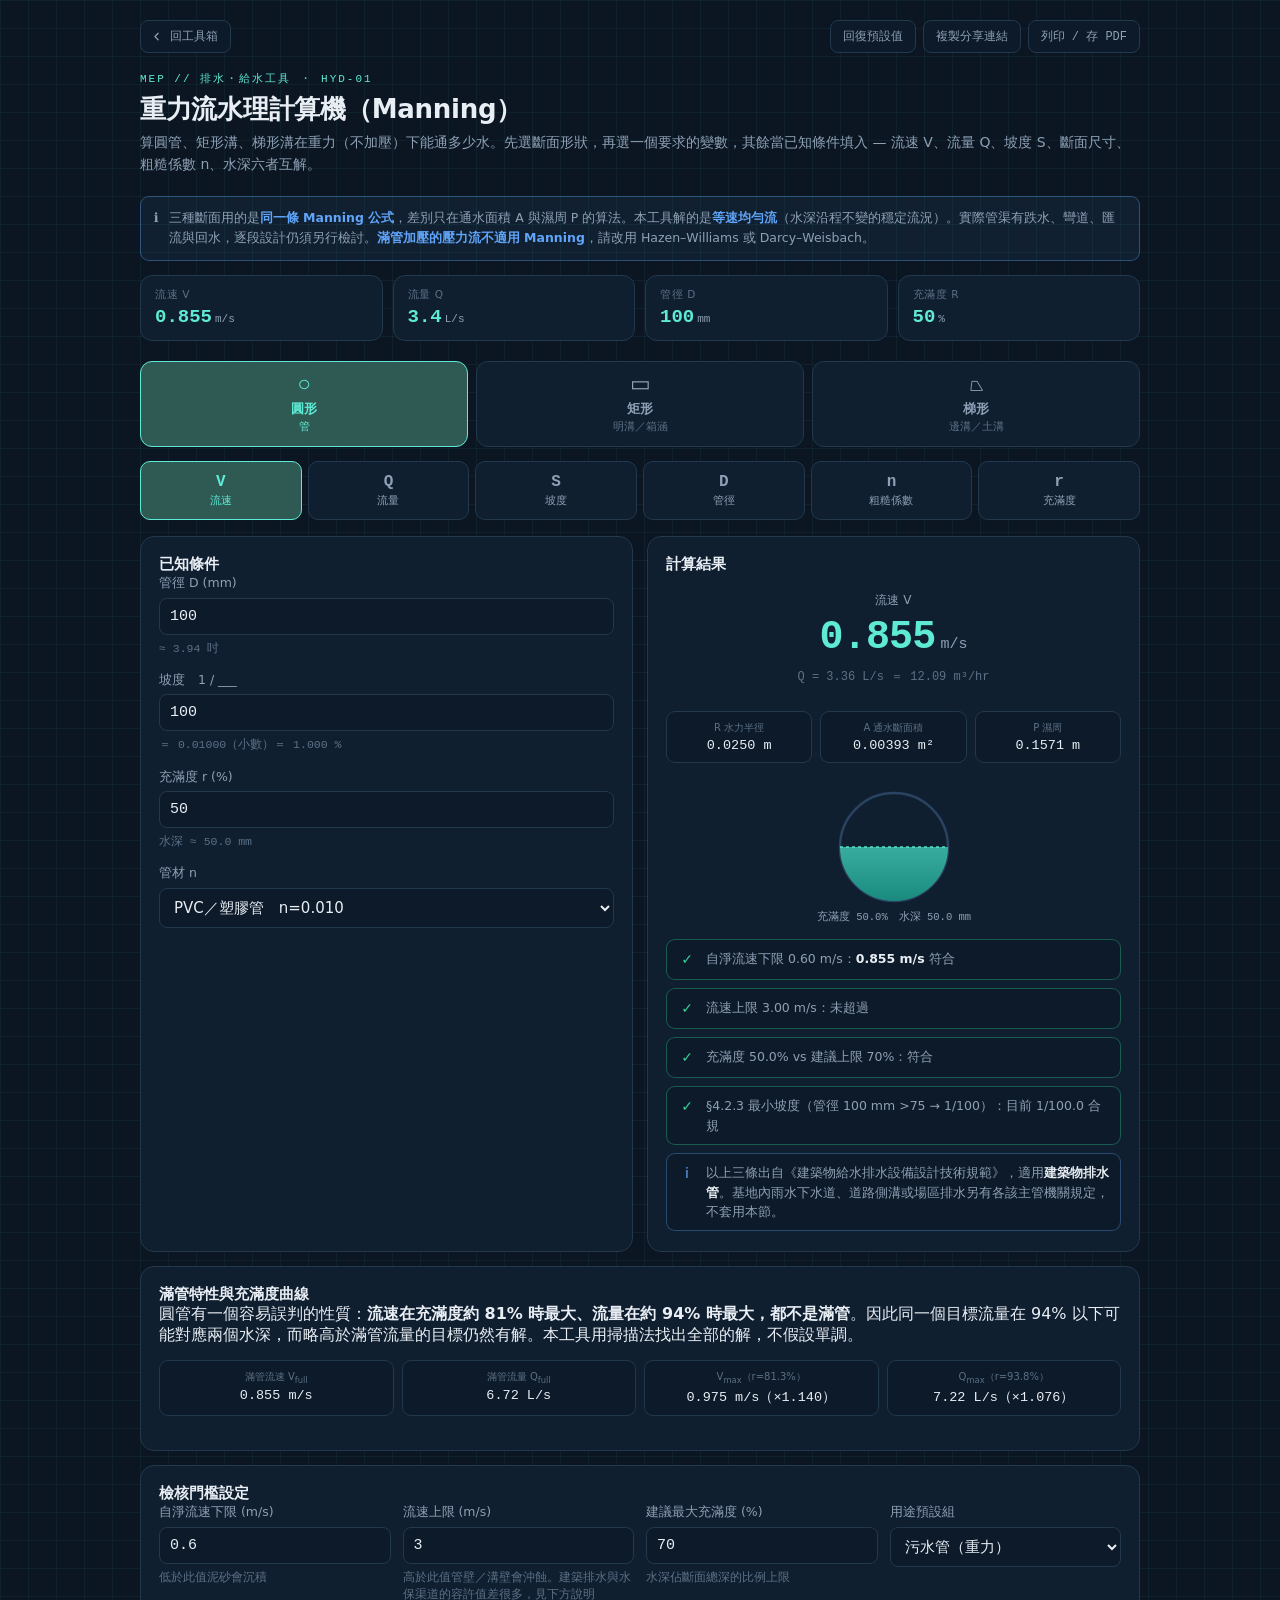
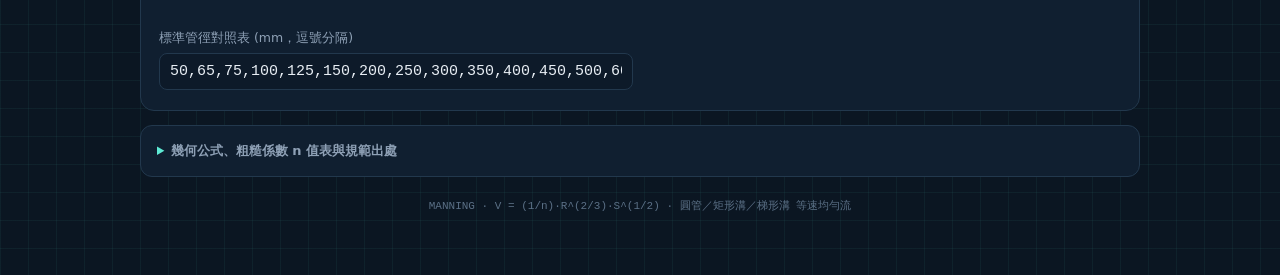
<file: tools/manning-calculator/index.html>
<!DOCTYPE html>
<html lang="zh-Hant">
<head>
<meta charset="UTF-8">
<meta name="viewport" content="width=device-width, initial-scale=1.0">
<title>重力流水理計算機（Manning） — MEP 工具箱</title>
<meta name="color-scheme" content="dark light">
<style>
  :root{
    --bg:#0b1622; --panel:#101f30; --panel-2:#0d1a29;
    --grid:rgba(94,234,212,0.055); --border-real:#22384d;
    --accent:#5eead4; --accent-dim:#2f5a54; --amber:#f5b942;
    --good:#34d399; --bad:#f87171; --info:#60a5fa;
    --text:#e8eef4; --text-dim:#8ea0b5; --text-dimmer:#5b7086;
    --mono:ui-monospace,SFMono-Regular,'SF Mono',Menlo,Consolas,'Liberation Mono','Noto Sans Mono',monospace;
    --sans:system-ui,-apple-system,'Segoe UI',Roboto,'Noto Sans TC','PingFang TC','Microsoft JhengHei',sans-serif;
  }
  *{box-sizing:border-box;}
  body{
    margin:0;
    background:
      linear-gradient(var(--grid) 1px, transparent 1px) 0 0/28px 28px,
      linear-gradient(90deg, var(--grid) 1px, transparent 1px) 0 0/28px 28px,
      var(--bg);
    color:var(--text); font-family:var(--sans);
    padding:20px 14px 60px; -webkit-font-smoothing:antialiased;
  }
  .wrap{ max-width:1000px; margin:0 auto; }
  .eyebrow{ font-family:var(--mono); font-size:11px; letter-spacing:0.18em; color:var(--accent); text-transform:uppercase; margin-bottom:6px; }
  h1{ font-size:26px; margin:0 0 4px; font-weight:700; letter-spacing:-0.01em; }
  .subtitle{ color:var(--text-dim); font-size:14px; margin:0 0 20px; line-height:1.6; }

  .topbar{ display:flex; align-items:center; justify-content:space-between; gap:12px; margin-bottom:18px; flex-wrap:wrap; }
  .back{ display:inline-flex; align-items:center; gap:7px; font-family:var(--mono); font-size:12px; color:var(--text-dim); text-decoration:none; padding:7px 12px 7px 9px; border-radius:8px; border:1px solid var(--border-real); background:var(--panel-2); transition:color .15s,border-color .15s; }
  .back:hover{ color:var(--accent); border-color:var(--accent-dim); }
  .back svg{ width:13px; height:13px; stroke:currentColor; fill:none; stroke-width:2.2; stroke-linecap:round; stroke-linejoin:round; }
  .actions{ display:flex; gap:7px; flex-wrap:wrap; }
  .action-btn{ font-family:var(--mono); font-size:12px; color:var(--text-dim); padding:7px 12px; border-radius:8px; cursor:pointer; border:1px solid var(--border-real); background:var(--panel-2); transition:color .15s,border-color .15s; }
  .action-btn:hover{ color:var(--accent); border-color:var(--accent-dim); }
  .action-btn.done{ color:var(--good); border-color:rgba(52,211,153,.45); }
  .action-btn:focus-visible, .add-row-btn:focus-visible, .rm-btn:focus-visible,
  .toggle-pair button:focus-visible, .seg-btn:focus-visible,
  input:focus-visible, select:focus-visible, summary:focus-visible{
    outline:2px solid var(--accent); outline-offset:2px;
  }

  .summary{ display:grid; grid-template-columns:repeat(4,1fr); gap:10px; margin-bottom:20px; }
  @media (max-width:760px){ .summary{ grid-template-columns:repeat(2,1fr); } }
  .sum-item{ background:var(--panel); border:1px solid var(--border-real); border-radius:12px; padding:12px 14px; }
  .sum-item .k{ font-size:10.5px; color:var(--text-dimmer); letter-spacing:.06em; text-transform:uppercase; margin-bottom:4px; }
  .sum-item .v{ font-family:var(--mono); font-size:19px; color:var(--accent); font-weight:700; word-break:break-all; }
  .sum-item .v span{ font-size:11px; color:var(--text-dim); font-weight:500; margin-left:3px; }
  .sum-item.ok .v{ color:var(--good); } .sum-item.bad .v{ color:var(--bad); }

  .step, .card{ background:var(--panel); border:1px solid var(--border-real); border-radius:14px; padding:18px 18px 20px; margin-bottom:14px; }
  .step-head{ display:flex; align-items:baseline; gap:10px; margin-bottom:4px; }
  .step-num{ font-family:var(--mono); font-size:12px; color:var(--accent); font-weight:700; }
  .step h2, .card h2{ font-size:15px; margin:0; font-weight:700; flex:1; }
  .step .step-sub{ color:var(--text-dim); font-size:12.5px; margin:2px 0 14px; line-height:1.6; }
  .formula-line{ font-family:var(--mono); font-size:12.5px; color:var(--accent); background:var(--panel-2); border:1px solid var(--border-real); border-left:2px solid var(--accent); padding:8px 11px; border-radius:0 7px 7px 0; margin:0 0 14px; overflow-x:auto; }

  .field{ margin-bottom:14px; }
  .field:last-child{ margin-bottom:0; }
  .field label{ display:block; font-size:12.5px; color:var(--text-dim); margin-bottom:6px; font-weight:500; line-height:1.4; }
  .grid2{ display:grid; grid-template-columns:1fr 1fr; gap:14px; }
  .grid3{ display:grid; grid-template-columns:repeat(3,1fr); gap:12px; }
  .grid4{ display:grid; grid-template-columns:repeat(4,1fr); gap:12px; }
  @media (max-width:720px){ .grid2,.grid3,.grid4{ grid-template-columns:1fr; } }

  input[type=number], input[type=text], select{ width:100%; background:var(--panel-2); border:1px solid var(--border-real); color:var(--text); font-family:var(--mono); font-size:15px; padding:9px 10px; border-radius:8px; outline:none; transition:border-color .15s; }
  input[type=number]:focus, input[type=text]:focus, select:focus{ border-color:var(--accent); }
  input[type=number].dirty, input[type=text].dirty{ border-color:var(--amber); }
  select{ cursor:pointer; font-family:var(--sans); }
  .sub-hint{ font-size:11.5px; color:var(--text-dimmer); margin-top:5px; font-family:var(--mono); line-height:1.5; }
  .sub-hint b{ color:var(--text-dim); }

  table.rows-table{ width:100%; border-collapse:collapse; font-size:12.5px; margin-bottom:10px; }
  table.rows-table th{ text-align:left; color:var(--text-dimmer); font-weight:600; padding:6px 5px; border-bottom:1px solid var(--border-real); font-size:10px; letter-spacing:.04em; text-transform:uppercase; }
  table.rows-table td{ padding:5px; border-bottom:1px solid rgba(255,255,255,0.04); vertical-align:middle; }
  table.rows-table input{ padding:7px; font-size:13px; }
  table.rows-table select{ padding:7px; font-size:12.5px; }
  td.calc-cell{ font-family:var(--mono); color:var(--text); text-align:right; white-space:nowrap; }
  .table-scroll{ overflow-x:auto; -webkit-overflow-scrolling:touch; }
  .table-scroll table{ min-width:600px; }
  .rm-btn{ background:transparent; border:1px solid var(--border-real); color:var(--bad); border-radius:6px; width:28px; height:28px; cursor:pointer; font-size:15px; line-height:1; }
  .add-row-btn{ font-family:var(--mono); font-size:12px; color:var(--accent); background:var(--panel-2); border:1px dashed var(--accent-dim); border-radius:8px; padding:8px 13px; cursor:pointer; }

  .result-row{ display:flex; align-items:center; justify-content:space-between; gap:14px; padding:12px 14px; background:var(--panel-2); border:1px solid var(--border-real); border-radius:10px; margin-top:6px; flex-wrap:wrap; }
  .result-row.primary{ border-color:var(--accent-dim); }
  .result-row .lbl{ font-size:12.5px; color:var(--text-dim); }
  .result-row .val{ font-family:var(--mono); font-size:20px; color:var(--accent); font-weight:700; }
  .result-row .val.sm{ font-size:15px; }
  .result-row .val span{ font-size:12px; color:var(--text-dim); font-weight:500; margin-left:4px; }

  .check{ display:flex; align-items:flex-start; gap:10px; padding:9px 11px; border-radius:9px; border:1px solid var(--border-real); background:var(--panel-2); font-size:12.5px; margin-top:8px; }
  .check .icon{ font-size:14px; width:18px; text-align:center; flex-shrink:0; line-height:1.5; }
  .check.pass{ border-color:rgba(52,211,153,0.35); } .check.pass .icon{ color:var(--good); }
  .check.fail{ border-color:rgba(248,113,113,0.4); } .check.fail .icon{ color:var(--bad); }
  .check.warn{ border-color:rgba(245,185,66,.4); } .check.warn .icon{ color:var(--amber); }
  .check.info{ border-color:rgba(96,165,250,.35); } .check.info .icon{ color:var(--info); }
  .check .txt{ color:var(--text-dim); line-height:1.55; }
  .check .txt b{ color:var(--text); }

  .toggle-pair{ display:flex; gap:6px; margin-bottom:12px; flex-wrap:wrap; }
  .toggle-pair button{ flex:1 1 140px; background:var(--panel-2); border:1px solid var(--border-real); color:var(--text-dim); font-size:12.5px; font-weight:600; padding:9px 8px; border-radius:7px; cursor:pointer; font-family:var(--sans); }
  .toggle-pair button.active{ background:var(--accent-dim); color:var(--accent); border-color:var(--accent); }

  details.sub{ margin-top:8px; background:var(--panel-2); border:1px solid var(--border-real); border-radius:10px; padding:2px 14px; }
  details.sub summary{ cursor:pointer; padding:10px 0; font-size:12.5px; color:var(--accent); font-weight:600; }
  details.sub summary::marker{ color:var(--accent); }
  details.refs{ margin-top:4px; background:var(--panel); border:1px solid var(--border-real); border-radius:12px; padding:4px 16px; }
  details.refs summary{ cursor:pointer; padding:12px 0; font-size:13px; color:var(--text-dim); font-weight:600; }
  details.refs summary::marker{ color:var(--accent); }
  .ref-table{ width:100%; border-collapse:collapse; font-size:12px; margin:6px 0 14px; }
  .ref-table th{ text-align:left; color:var(--text-dimmer); font-weight:600; padding:6px 8px; border-bottom:1px solid var(--border-real); font-size:11px;}
  .ref-table td{ padding:6px 8px; border-bottom:1px solid rgba(255,255,255,0.04); color:var(--text-dim); }
  .ref-table td.n-val{ font-family:var(--mono); color:var(--accent); }
  .ref-table tr.hi td{ background:rgba(94,234,212,.07); }
  .src-list{ font-size:11.5px; color:var(--text-dimmer); line-height:1.75; padding-bottom:14px; }
  .src-list b{ color:var(--text-dim); }

  .notice{ display:flex; gap:10px; padding:11px 13px; border-radius:9px; border:1px solid rgba(245,185,66,.4); background:rgba(245,185,66,.08); font-size:12.5px; color:var(--text-dim); line-height:1.65; margin-bottom:14px; }
  .notice b{ color:var(--amber); }
  .notice.info{ border-color:rgba(96,165,250,.35); background:rgba(96,165,250,.07); }
  .notice.info b{ color:var(--info); }

  footer.credit{ text-align:center; color:var(--text-dimmer); font-size:11px; margin-top:20px; font-family:var(--mono); line-height:1.7; }
  .print-only{ display:none; }
  .sr-only{ position:absolute; width:1px; height:1px; padding:0; margin:-1px; overflow:hidden; clip:rect(0,0,0,0); white-space:nowrap; border:0; }

  @media print{
    @page{ margin:14mm; }
    body{ background:#fff; color:#000; padding:0; font-size:11px; }
    .topbar, .add-row-btn, .rm-btn{ display:none !important; }
    .print-only{ display:block; }
    .step, .card, .result-row, .check, details, .summary, .sum-item, .notice{
      background:#fff !important; border-color:#999 !important; break-inside:avoid;
    }
    .result-row .val, .n-val, .step h2, .card h2, .eyebrow, .formula-line,
    .sum-item .v, h1, .calc-cell{ color:#000 !important; }
    .subtitle, .step-sub, .src-list, .sub-hint, .check .txt, .notice{ color:#333 !important; }
    input, select{ color:#000 !important; background:#fff !important; border-color:#bbb !important; }
    details{ display:block; } details > *:not(summary){ display:block !important; }
    details summary{ color:#000 !important; font-weight:700; }
    a[href]:after{ content:''; }
  }
  @media (prefers-reduced-motion:reduce){ *{ transition:none !important; } }

  .segmented{ display:grid; grid-template-columns:repeat(6,1fr); gap:6px; margin-bottom:16px; }
  @media (max-width:640px){ .segmented{ grid-template-columns:repeat(3,1fr); } }
  .seg-btn{ background:var(--panel); border:1px solid var(--border-real); color:var(--text-dim);
    border-radius:10px; padding:11px 6px; cursor:pointer; font-family:var(--mono); font-size:16px;
    font-weight:700; display:flex; flex-direction:column; align-items:center; gap:3px; transition:all .15s; }
  .seg-btn .lbl{ font-family:var(--sans); font-size:10.5px; font-weight:500; }
  .seg-btn.active{ background:var(--accent-dim); color:var(--accent); border-color:var(--accent); }
  .result-hero{ text-align:center; padding:18px 0 10px; }
  .result-label{ font-size:12px; color:var(--text-dim); margin-bottom:6px; }
  .result-value{ font-family:var(--mono); font-size:40px; font-weight:700; color:var(--accent); letter-spacing:-0.02em; }
  .result-unit{ font-family:var(--mono); font-size:15px; color:var(--text-dim); margin-left:5px; }
  .result-sub{ font-size:12px; color:var(--text-dimmer); margin-top:8px; font-family:var(--mono); line-height:1.6; }
  .derived-grid{ display:grid; grid-template-columns:repeat(3,1fr); gap:8px; margin:14px 0; }
  .derived-item{ background:var(--panel-2); border:1px solid var(--border-real); border-radius:9px; padding:9px 10px; text-align:center; }
  .derived-item .k{ font-size:10px; color:var(--text-dimmer); margin-bottom:3px; }
  .derived-item .v{ font-family:var(--mono); font-size:13.5px; color:var(--text); }
  .pipe-wrap{ display:flex; justify-content:center; margin:6px 0 12px; }

  /* 斷面形狀選擇器 */
  .shape-bar{ display:grid; grid-template-columns:repeat(3,1fr); gap:8px; margin-bottom:14px; }
  .shape-btn{ background:var(--panel); border:1px solid var(--border-real); color:var(--text-dim);
    border-radius:12px; padding:12px 8px; cursor:pointer; font-family:var(--sans);
    display:flex; flex-direction:column; align-items:center; gap:2px; transition:all .15s; }
  .shape-btn .gl{ font-family:var(--mono); font-size:22px; line-height:1.1; }
  .shape-btn .nm{ font-size:13px; font-weight:700; }
  .shape-btn .sb{ font-size:10.5px; color:var(--text-dimmer); }
  .shape-btn.active{ background:var(--accent-dim); color:var(--accent); border-color:var(--accent); }
  .shape-btn.active .sb{ color:var(--accent); }
  .shape-btn:focus-visible{ outline:2px solid var(--accent); outline-offset:2px; }

  label.chk{ display:flex; align-items:center; gap:8px; cursor:pointer; margin-bottom:0; }
  label.chk input{ width:16px; height:16px; accent-color:var(--accent); cursor:pointer; }
</style>
</head>
<body>
<div class="wrap">
  <nav class="topbar">
    <a class="back" href="../../">
      <svg viewBox="0 0 24 24" aria-hidden="true"><path d="M15 18l-6-6 6-6"/></svg>
      回工具箱
    </a>
    <div class="actions">
      <button class="action-btn" id="btnReset" type="button">回復預設值</button>
      <button class="action-btn" id="btnShare" type="button">複製分享連結</button>
      <button class="action-btn" id="btnPrint" type="button">列印 / 存 PDF</button>
    </div>
  </nav>
  <div class="print-only" style="font-size:10px;color:#555;margin-bottom:8px;" id="printStamp"></div>

  <div class="eyebrow">MEP // 排水・給水工具 ・ HYD-01</div>
  <h1>重力流水理計算機（Manning）</h1>
  <p class="subtitle">算圓管、矩形溝、梯形溝在重力（不加壓）下能通多少水。先選斷面形狀，再選一個要求的變數，其餘當已知條件填入 — 流速 V、流量 Q、坡度 S、斷面尺寸、粗糙係數 n、水深六者互解。</p>

  <div class="notice info">
    <span aria-hidden="true">ℹ️</span>
    <span>三種斷面用的是<b>同一條 Manning 公式</b>，差別只在通水面積 A 與濕周 P 的算法。本工具解的是<b>等速均勻流</b>（水深沿程不變的穩定流況）。實際管渠有跌水、彎道、匯流與回水，逐段設計仍須另行檢討。<b>滿管加壓的壓力流不適用 Manning</b>，請改用 Hazen–Williams 或 Darcy–Weisbach。</span>
  </div>

  <div class="summary" id="summary"></div>

  <div class="shape-bar" id="shapeSelector" role="group" aria-label="選擇斷面形狀"></div>

  <div class="segmented" id="solveSelector" role="group" aria-label="選擇要求解的變數"></div>

  <div class="grid2">
    <div class="card" id="inputCard">
      <h2>已知條件</h2>
      <div id="inputFields"></div>
    </div>

    <div class="card" id="resultCard">
      <h2>計算結果</h2>
      <div class="result-hero">
        <div class="result-label" id="resultLabel">流速 V</div>
        <div><span class="result-value" id="resultValue">—</span><span class="result-unit" id="resultUnit">m/s</span></div>
        <div class="result-sub" id="resultSub"></div>
      </div>
      <div class="derived-grid" id="derivedGrid"></div>
      <div class="pipe-wrap">
        <svg id="sectionSvg" width="190" height="150" viewBox="0 0 190 150" role="img" aria-labelledby="sectionLabel">
          <defs>
            <linearGradient id="waterGrad" x1="0" y1="0" x2="0" y2="1">
              <stop offset="0%" stop-color="#5eead4" stop-opacity="0.85"/>
              <stop offset="100%" stop-color="#1a8f82" stop-opacity="0.95"/>
            </linearGradient>
            <clipPath id="waterClip"><rect id="waterRect" x="0" y="150" width="190" height="0"/></clipPath>
          </defs>
          <g id="sectionShape"></g>
          <line id="waterLine" x1="0" y1="0" x2="0" y2="0" stroke="#5eead4" stroke-width="1.3" stroke-dasharray="3,3" opacity="0.9"/>
          <text id="sectionLabel" x="95" y="143" text-anchor="middle" fill="#8ea0b5" font-size="10.5" font-family="ui-monospace,monospace">—</text>
        </svg>
      </div>
      <div class="checks" id="checks"></div>
    </div>
  </div>

  <div class="card">
    <h2 id="capsHead">斷面容量特性</h2>
    <div class="step-sub" id="capsSub"></div>
    <div class="derived-grid" id="capsGrid" style="grid-template-columns:repeat(4,1fr);"></div>
  </div>

  <div class="card">
    <h2>檢核門檻設定</h2>
    <div class="grid4">
      <div class="field"><label for="cfgVmin">自淨流速下限 (m/s)</label><input type="number" id="cfgVmin" step="0.05" min="0"><div class="sub-hint">低於此值泥砂會沉積</div></div>
      <div class="field"><label for="cfgVmax">流速上限 (m/s)</label><input type="number" id="cfgVmax" step="0.1" min="0"><div class="sub-hint">高於此值管壁／溝壁會沖蝕。建築排水與水保渠道的容許值差很多，見下方說明</div></div>
      <div class="field"><label for="cfgRmax">建議最大充滿度 (%)</label><input type="number" id="cfgRmax" step="5" min="10" max="100"><div class="sub-hint">水深佔斷面總深的比例上限</div></div>
      <div class="field"><label for="cfgUse">用途預設組</label>
        <select id="cfgUse">
          <option value="sewer">污水管（重力）</option>
          <option value="storm">雨水管／基地排水</option>
          <option value="channel">混凝土明溝／箱涵</option>
          <option value="earth">土溝／草溝</option>
          <option value="none">不套用預設門檻</option>
        </select>
      </div>
    </div>
    <div class="grid2" style="margin-top:12px;">
      <div class="field" id="fbWrap"><label for="cfgFb">最小出水高 (mm)</label><input type="number" id="cfgFb" step="10" min="0"><div class="sub-hint">出水高＝溝深 − 水深，是溝頂預留給波浪與突發水量的緩衝。水保技術規範 §86 訂為 200 mm</div></div>
      <div class="field"><label for="cfgSizes" id="cfgSizesLabel">標準尺寸對照表 (mm，逗號分隔)</label><input type="text" id="cfgSizes"></div>
    </div>
  </div>

  <details class="refs">
    <summary>幾何公式、粗糙係數 n 值表與規範出處</summary>

    <div class="src-list" style="padding-bottom:4px;">
      <b>共用公式</b>　V = (1/n)·R^(2/3)·S^(1/2)　、　Q = A·V　、　R = A / P<br>
      V 流速 (m/s)｜n 粗糙係數（無因次）｜R 水力半徑 (m)｜S 坡度（無因次，例 1/200 = 0.005）｜A 通水斷面積 (m²)｜P 濕周＝水接觸到管壁／溝壁的周長 (m)｜Q 流量 (m³/s)。<br>
      三種斷面只有 A 與 P 的算法不同，V 與 Q 那一段完全一樣。
    </div>

    <table class="ref-table">
      <caption class="sr-only">各斷面的通水面積與濕周公式</caption>
      <thead><tr><th>斷面</th><th>通水面積 A</th><th>濕周 P</th><th>水面寬 T</th></tr></thead>
      <tbody>
        <tr><td>圓形（水深 h、管徑 D、r = h/D）<br>θ = 2·arccos(1 − 2r)，單位 rad</td><td class="n-val">D²(θ − sinθ) / 8</td><td class="n-val">D·θ / 2</td><td class="n-val">D·sin(θ/2)</td></tr>
        <tr><td>矩形明溝（底寬 b、水深 y）</td><td class="n-val">b · y</td><td class="n-val">b + 2y</td><td class="n-val">b</td></tr>
        <tr><td>矩形箱涵，滿水且有頂版時</td><td class="n-val">b · H</td><td class="n-val">2(b + H)</td><td class="n-val">0</td></tr>
        <tr><td>梯形（底寬 b、水深 y、邊坡 z:1）</td><td class="n-val">(b + z·y)·y</td><td class="n-val">b + 2y√(1 + z²)</td><td class="n-val">b + 2z·y</td></tr>
      </tbody>
    </table>
    <div class="src-list" style="padding-bottom:10px;">
      <b>為什麼明溝的水面不算濕周</b>：濕周只計「水與固體邊界接觸」的長度，因為摩擦阻力來自固體壁面。明溝上方是空氣，不產生壁面摩擦，所以 T 不計入 P。這是明溝與滿管最主要的幾何差別。<br>
      <b>圓管的特例</b>：半滿（r = 50%）與滿管（r = 100%）的水力半徑都剛好等於 D/4，這是圓形幾何的巧合，不能推廣到其他斷面。<br>
      <b>福祿數</b> Fr = V / √(g·A/T)，g = 9.81 m/s²，T 為水面寬。Fr &lt; 1 為亞臨界流（水深大、流速慢，一般排水設計的正常狀態）；Fr &gt; 1 為超臨界流；Fr ≈ 1 附近水面會劇烈起伏，設計上應避開。本工具採用的不穩定區間 0.86 &lt; Fr &lt; 1.13 出自 USACE <i>EM 1110-2-1601 Hydraulic Design of Flood Control Channels</i> (1991, Change 1: 1994) §2-2d(1)(b)：「Tranquil flow: d &gt; 1.1d<sub>c</sub> or F &lt; 0.86；Rapid flow: d &lt; 0.9d<sub>c</sub> or F &gt; 1.13」。有頂版且滿水時無自由水面，Fr 不適用。
    </div>

    <table class="ref-table">
      <caption class="sr-only">圓管粗糙係數表</caption>
      <thead><tr><th>管材（圓管）</th><th>設計值 n</th><th>常見範圍</th></tr></thead>
      <tbody>
        <tr><td>PVC／塑膠管</td><td class="n-val">0.010</td><td>0.009–0.011</td></tr>
        <tr><td>混凝土管</td><td class="n-val">0.013</td><td>0.012–0.016</td></tr>
        <tr><td>延展鑄鐵／鑄鐵管</td><td class="n-val">0.013</td><td>0.012–0.015</td></tr>
        <tr><td>陶管（缸瓦管）</td><td class="n-val">0.013</td><td>0.011–0.017</td></tr>
        <tr><td>HDPE 雙壁波紋管／波紋鋼管</td><td class="n-val">0.024</td><td>0.021–0.030</td></tr>
        <tr><td>磚砌／水泥砂漿</td><td class="n-val">0.015</td><td>0.012–0.017</td></tr>
        <tr><td>鋼管（平滑焊接）</td><td class="n-val">0.012</td><td>0.011–0.015</td></tr>
      </tbody>
    </table>

    <table class="ref-table">
      <caption class="sr-only">明溝粗糙係數表</caption>
      <thead><tr><th>溝壁材質（矩形／梯形溝）</th><th>設計值 n</th><th>常見範圍</th></tr></thead>
      <tbody>
        <tr><td>混凝土　鏝平（trowel finish）</td><td class="n-val">0.013</td><td>0.011–0.015</td></tr>
        <tr><td>混凝土　浮平／一般粉光（float finish）</td><td class="n-val">0.015</td><td>0.013–0.016</td></tr>
        <tr><td>混凝土　未修飾、粗模板面</td><td class="n-val">0.017</td><td>0.015–0.020</td></tr>
        <tr><td>水泥砂漿粉刷</td><td class="n-val">0.013</td><td>0.011–0.015</td></tr>
        <tr><td>磚砌（水泥砂漿）</td><td class="n-val">0.015</td><td>0.012–0.017</td></tr>
        <tr><td>漿砌塊石</td><td class="n-val">0.025</td><td>0.017–0.030</td></tr>
        <tr><td>乾砌塊石／拋石</td><td class="n-val">0.032</td><td>0.023–0.035</td></tr>
        <tr><td>土溝　順直、斷面均勻、清潔</td><td class="n-val">0.018</td><td>0.016–0.020</td></tr>
        <tr><td>土溝　風化後或帶短草</td><td class="n-val">0.025</td><td>0.022–0.030</td></tr>
        <tr><td>草溝　密草</td><td class="n-val">0.035</td><td>0.030–0.080</td></tr>
      </tbody>
    </table>

    <table class="ref-table">
      <caption class="sr-only">建築排水橫管坡度規定</caption>
      <thead><tr><th>管徑 (mm)</th><th>§4.2.3 條文最小坡度</th><th>表 4-1 最小坡度</th></tr></thead>
      <tbody>
        <tr><td>30 ~ 75</td><td class="n-val">1/50</td><td class="n-val">1/50 ~ 1/100</td></tr>
        <tr><td>100 ~ 125</td><td class="n-val">1/100</td><td class="n-val">1/150</td></tr>
        <tr><td>150</td><td class="n-val">1/100</td><td class="n-val">1/200</td></tr>
        <tr><td>200 以上</td><td class="n-val">1/100</td><td class="n-val">§4.2.6：流速 ≥0.6 m/s 時坡度可較平緩</td></tr>
      </tbody>
    </table>

    <div class="src-list">
      <b>圓管的容量特性</b>：部分充滿的圓管，流速在 r ≈ 81.3% 達到最大（V<sub>max</sub>/V<sub>full</sub> ≈ 1.140），流量在 r ≈ 93.8% 達到最大（Q<sub>max</sub>/Q<sub>full</sub> ≈ 1.076），都不是滿管。也就是同一個目標流量在 r &lt; 94% 內可能對應<b>兩個</b>水深。本工具以掃描法找出全部的解，不假設單調。矩形與梯形明溝的 Q(y) 是單調遞增，不會有這個現象。<br>
      <b>n 值來源</b>：Chow, V.T. (1959) <i>Open-Channel Hydraulics</i>, Table 5-6（明溝各材質）；FHWA HEC-22 <i>Urban Drainage Design Manual</i>, 4th Ed. (2024, FHWA-HIF-24-006)（都市排水管渠；2009 年的 3rd Ed. 已被取代）；Uni-Bell PVC Pipe Association 技術報告（塑膠管）。n 值受施工品質與使用年限影響很大，關鍵案件應取範圍上緣做保守設計。台灣水保案件另可參《水土保持手冊》，其對混凝土內面工列的 n 值範圍為 0.015~0.025。<br>
      <b>自淨流速</b>：概念源自 T.R. Camp 於 1940 年代對下水道自清流速的研究（"Design of sewers to facilitate flow", <i>Sewage Works Journal</i>）。實務門檻依各國規範採 0.6–0.9 m/s；雨水管與明溝挾砂量較高，常取較嚴的 0.75–0.9 m/s。<br>
      <b>流速上限差異很大，選錯門檻會誤判</b>：建築排水管慣用 3.0 m/s（污水）～4.0 m/s（雨水）；但《水土保持手冊》對混凝土內面工渠道列的最大容許流速達 4.57~6.10 m/s、最小流速不低於 0.8 m/s。兩者相差近一倍，請依本案實際適用的規範選定，不要沿用預設值。<br>
      <b>坡度與最小管徑</b>（僅適用建築物排水圓管）：《建築物給水排水設備設計技術規範》§4.2.3（管徑 ≤75 mm 坡度不得小於 1/50，&gt;75 mm 不得小於 1/100）、表 4-1、§4.2.6（≥200 mm 且流速 ≥0.6 m/s 得放寬）、§4.1.2（排水管最小管徑 30 mm）。條文與表 4-1 之間的數值有落差，工具同時顯示兩者，不替使用者選邊。<br>
      <b>最大充滿度</b>：法規未明訂統一值。重力污水管實務上設計在 0.5D~0.7D，保留斷面給通氣、尖峰與未來增量；雨水管可接近滿管。此門檻做成可調欄位而非寫死。<br>
      <b>出水高（freeboard）</b>：明溝溝頂到水面的預留高度，用來吸收波浪、雜物壅塞與流量估算誤差。《水土保持技術規範》§86 訂為<b>設計水深之 25%，且不得小於 20 公分</b>，本工具即以此為預設判準（兩者取大），數值可調。其他系統另有規定：灌溉渠道的出水高一般更大，建築物內排水則不適用本項。<br>
      <b>邊坡 z</b>：梯形溝側壁的水平：垂直比。z = 0 退化成矩形；混凝土襯砌常用 z = 0~0.5，土溝依土質取 1.0~2.0 以維持邊坡穩定。邊坡穩定屬大地工程範疇，本工具只算水理。<br>
      <b>不適用情形</b>：壓力流（滿管加壓）、水躍段、圓管在 r &lt; 約 10% 的極小充滿度（濕周相對過大，Manning 精度下降）、以及斷面沿程劇烈變化的渠段。
    </div>
  </details>

  <footer class="credit">MANNING · V = (1/n)·R^(2/3)·S^(1/2) · 圓管／矩形溝／梯形溝 等速均勻流</footer>
</div>

<script>

/* ══ 共用工具函式 ══════════════════════════════════════════════ */
function fmt(x, d){
  if(x===null || x===undefined || typeof x!=='number' || !isFinite(x)) return '—';
  return x.toLocaleString('en-US',{minimumFractionDigits:d, maximumFractionDigits:d});
}
function num(v, fallback){
  const n = parseFloat(v);
  return isFinite(n) ? n : (fallback===undefined ? NaN : fallback);
}
function $(id){ return document.getElementById(id); }

/* 依「取最接近但不小於計算值」的原則挑標準尺寸（尺寸只能往上取，不能往下） */
function parseSizes(str){
  return String(str).split(/[,，\s]+/).map(s=>parseFloat(s)).filter(n=>isFinite(n)&&n>0).sort((a,b)=>a-b);
}
function nextStandard(list, value){
  const arr = Array.isArray(list) ? list : parseSizes(list);
  if(!arr.length || !isFinite(value)) return null;
  for(const s of arr){ if(s >= value - 1e-9) return s; }
  return null;              // 超出表列範圍 → 回 null，讓 UI 明確講「超出對照表」
}

/* 綁定數字/文字輸入：不重建 DOM，因此不會失焦。
   commit(value, el) 由呼叫端決定要寫進 state 的哪裡。

   數字欄位在「空白或還沒打完」（parseFloat 得不到有限值）時**完全不寫 state**，
   只讓輸入框維持使用者正在打的字。這樣把欄位清空不會把 state 換成 fallback
   值 —— 舊寫法在清空坡度欄位時會把 S_denom 直接變成 1，計算結果瞬間跳掉，
   失焦後又把那個 1 填回欄位，使用者原本的數值就永久消失了。 */
function bindInput(el, getter, commit, opts){
  if(!el) return;
  opts = opts || {};
  el.value = getter();
  el.addEventListener('input', ()=>{
    if(el.type === 'number'){
      const raw = num(el.value, NaN);
      if(!isFinite(raw)) return;        // 空白／半成品：保留 state，等 blur 再正規化
      commit(raw, el);
    } else {
      commit(el.value, el);
    }
    if(opts.markDirty) el.classList.add('dirty');
    render();
  });
  /* 失焦時才做正規化：把空白補回 state 裡現存的有效值 */
  el.addEventListener('blur', ()=>{
    const v = getter();
    if(el.type==='number' && (el.value==='' || !isFinite(num(el.value,NaN)))){
      el.value = (v===null||v===undefined||!isFinite(v)) ? '' : v;
      render();
    }
  });
}

/* 檢核列 */
function addCheck(container, kind, html){
  const icon = {pass:'✓', fail:'✕', warn:'!', info:'i'}[kind] || 'i';
  const d = document.createElement('div');
  d.className = 'check ' + kind;
  d.innerHTML = '<span class="icon" aria-hidden="true">'+icon+'</span><span class="txt">'+html+'</span>';
  container.appendChild(d);
  return d;
}
function ck(cond){ return cond ? 'pass' : 'fail'; }

/* ══ 網址狀態同步 ══════════════════════════════════════════════
   只寫「與預設值不同」的欄位，並且 debounce，
   避免每個 keystroke 都打一次 history API。 */
let _hashTimer = null;
function serialize(state, defaults){
  const diff = {};
  for(const k of Object.keys(state)){
    if(JSON.stringify(state[k]) !== JSON.stringify(defaults[k])) diff[k] = state[k];
  }
  return Object.keys(diff).length ? btoa(unescape(encodeURIComponent(JSON.stringify(diff)))) : '';
}
function writeHash(){
  clearTimeout(_hashTimer);
  _hashTimer = setTimeout(()=>{
    const s = serialize(state, DEFAULTS);
    history.replaceState(null, '', s ? '#s='+s : location.pathname + location.search);
  }, 250);
}
function readHash(){
  if(!location.hash || location.hash.length < 3) return;
  const raw = location.hash.slice(1);
  const m = raw.match(/^s=(.*)$/);
  try{
    if(m){
      Object.assign(state, JSON.parse(decodeURIComponent(escape(atob(m[1])))));
    } else {
      /* 相容更早的連結格式：?s=<原始 JSON> */
      const p = new URLSearchParams(raw);
      if(p.has('s')) Object.assign(state, JSON.parse(p.get('s')));
    }
  }catch(e){ console.warn('網址參數解析失敗，改用預設值', e); }
}

/* ══ 分享 / 列印 / 重設 ═════════════════════════════════════════ */
function initTopbar(){
  const btnShare = $('btnShare');
  if(btnShare) btnShare.onclick = async function(){
    const s = serialize(state, DEFAULTS);
    history.replaceState(null, '', s ? '#s='+s : location.pathname + location.search);
    const url = location.href;
    try{ await navigator.clipboard.writeText(url); }
    catch(e){
      const ta = document.createElement('textarea');
      ta.value = url; ta.style.position='fixed'; ta.style.opacity='0';
      document.body.appendChild(ta); ta.select();
      try{ document.execCommand('copy'); }catch(_){ window.prompt('複製這段網址：', url); }
      document.body.removeChild(ta);
    }
    this.textContent = '已複製連結'; this.classList.add('done');
    setTimeout(()=>{ this.textContent='複製分享連結'; this.classList.remove('done'); }, 2000);
  };
  const btnPrint = $('btnPrint');
  if(btnPrint) btnPrint.onclick = ()=>{
    document.querySelectorAll('details').forEach(d=>d.open = true);
    window.print();
  };
  const btnReset = $('btnReset');
  if(btnReset) btnReset.onclick = ()=>{
    if(!window.confirm('把所有欄位回復成預設值？目前輸入會被清掉。')) return;
    history.replaceState(null, '', location.pathname + location.search);
    location.reload();
  };
  const stamp = $('printStamp');
  if(stamp) stamp.textContent = '產出時間 ' + new Date().toLocaleString('zh-TW', {hour12:false});
}


/* ══════════════════════════════════════════════════════════════
   HYD-01　Manning 重力流互解（圓管／矩形溝／梯形溝）

   設計上把「斷面幾何」與「Manning 求解」徹底分開：
     SECTIONS[shape].geom(dims, r) → { A, P, R, T, y }
   其中 r 一律是「水深 ÷ 斷面最大深度」的比值（0~1），
   所以三種斷面共用同一組 V / Q / S / n / 水深 / 尺寸 求解器。
   要再加新斷面（馬蹄形、U 形…）只需要多寫一個 geom。
   ══════════════════════════════════════════════════════════════ */

const G = 9.81;                       // 重力加速度 m/s²

const PIPE_MATERIALS = [
  {key:'pvc',        label:'PVC／塑膠管',              n:0.010},
  {key:'concrete',   label:'混凝土管',                 n:0.013},
  {key:'iron',       label:'延展鑄鐵／鑄鐵管',          n:0.013},
  {key:'clay',       label:'陶管（缸瓦管）',            n:0.013},
  {key:'corrugated', label:'HDPE 雙壁波紋管／波紋鋼管', n:0.024},
  {key:'brick',      label:'磚砌／水泥砂漿',            n:0.015},
  {key:'steel',      label:'鋼管（平滑焊接）',          n:0.012},
  {key:'custom',     label:'自訂數值…',                n:null},
];
const CHANNEL_MATERIALS = [
  {key:'conc_trowel', label:'混凝土　鏝平',             n:0.013},
  {key:'conc_float',  label:'混凝土　浮平／一般粉光',    n:0.015},
  {key:'conc_rough',  label:'混凝土　未修飾、粗模板面',  n:0.017},
  {key:'mortar',      label:'水泥砂漿粉刷',             n:0.013},
  {key:'brick_ch',    label:'磚砌（水泥砂漿）',          n:0.015},
  {key:'rubble',      label:'漿砌塊石',                 n:0.025},
  {key:'dryrubble',   label:'乾砌塊石／拋石',           n:0.032},
  {key:'earth',       label:'土溝　順直、清潔',          n:0.018},
  {key:'earth_weath', label:'土溝　風化後或帶短草',      n:0.025},
  {key:'grass',       label:'草溝　密草',               n:0.035},
  {key:'custom',      label:'自訂數值…',               n:null},
];

/* ── 斷面幾何 ──────────────────────────────────────────────────
   geom(dims, r)：dims 尺寸一律 mm，內部換算成公尺；r = 水深 / 最大深度。
   回傳 A 通水面積 (m²)、P 濕周 (m)、R 水力半徑 (m)、T 水面寬 (m)、y 水深 (m)。 */
const SECTIONS = {
  circle: {
    key:'circle', glyph:'○', label:'圓形', sub:'管',
    sizeKey:'D', sizeSym:'D', sizeName:'管徑', sizeUnit:'mm',
    depthSym:'r', depthName:'充滿度', depthUnit:'%',
    isPipe:true,
    dims:[{k:'D', label:'管徑 D (mm)', step:1, min:1}],
    maxDepthMm(d){ return d.D; },
    geom(d, r){
      const D = d.D/1000;
      const rr = Math.max(0, Math.min(1, r));
      if(!(D>0) || rr<=0) return {A:0, P:0, R:0, T:0, y:0, th:0};
      const th = 2*Math.acos(Math.max(-1, Math.min(1, 1-2*rr)));
      const A = D*D*(th - Math.sin(th))/8;
      const P = (D/2)*th;
      const T = D*Math.sin(th/2);
      return {A, P, R: P>0 ? A/P : 0, T, y: rr*D, th};
    },
  },
  rect: {
    key:'rect', glyph:'▭', label:'矩形', sub:'明溝／箱涵',
    sizeKey:'b', sizeSym:'b', sizeName:'溝底淨寬', sizeUnit:'mm',
    depthSym:'y', depthName:'水深', depthUnit:'mm',
    isPipe:false,
    dims:[{k:'b', label:'溝底淨寬 b (mm)', step:10, min:1},
          {k:'H', label:'溝深（內淨深）H (mm)', step:10, min:1}],
    maxDepthMm(d){ return d.H; },
    /* 有頂版時 geom 在 r=1 是不連續的（濕周多了頂版與另一側壁）。
       水深求解只在「自由水面」這一段有意義，所以掃描上界收在 1 之前，
       滿管流（已無自由水面、實際會轉為壓力流）另外單獨呈現。 */
    solveHi(d){ return d.capped ? 1 - 1e-9 : 1; },
    geom(d, r){
      const b = d.b/1000, H = d.H/1000;
      const rr = Math.max(0, Math.min(1, r));
      if(!(b>0) || !(H>0) || rr<=0) return {A:0, P:0, R:0, T:0, y:0};
      /* 有頂版且水面頂到頂版時，頂版也算濕周（此時已無自由水面） */
      if(d.capped && rr >= 1 - 1e-12){
        const A = b*H, P = 2*(b+H);
        return {A, P, R:A/P, T:0, y:H};
      }
      const y = rr*H, A = b*y, P = b + 2*y;
      return {A, P, R: P>0 ? A/P : 0, T: b, y};
    },
  },
  trap: {
    key:'trap', glyph:'⏢', label:'梯形', sub:'邊溝／土溝',
    sizeKey:'b', sizeSym:'b', sizeName:'溝底淨寬', sizeUnit:'mm',
    depthSym:'y', depthName:'水深', depthUnit:'mm',
    isPipe:false,
    dims:[{k:'b', label:'溝底淨寬 b (mm)', step:10, min:0},
          {k:'H', label:'溝深（內淨深）H (mm)', step:10, min:1},
          {k:'z', label:'邊坡 z（水平:垂直 ＝ z:1）', step:0.1, min:0}],
    maxDepthMm(d){ return d.H; },
    geom(d, r){
      const b = d.b/1000, H = d.H/1000, z = Math.max(0, d.z);
      const rr = Math.max(0, Math.min(1, r));
      if(!(H>0) || rr<=0 || (b<=0 && z<=0)) return {A:0, P:0, R:0, T:0, y:0};
      const y = rr*H;
      const A = (b + z*y)*y;
      const P = b + 2*y*Math.sqrt(1 + z*z);
      const T = b + 2*z*y;
      return {A, P, R: P>0 ? A/P : 0, T, y};
    },
  },
};

const TARGETS = [
  {key:'V',     label:'V', lbl:'流速',     unit:'m/s'},
  {key:'Q',     label:'Q', lbl:'流量',     unit:'L/s'},
  {key:'S',     label:'S', lbl:'坡度',     unit:''},
  {key:'size',  label:'D', lbl:'尺寸',     unit:'mm'},   // label 依斷面覆寫
  {key:'n',     label:'n', lbl:'粗糙係數', unit:''},
  {key:'depth', label:'r', lbl:'水深',     unit:'%'},    // label 依斷面覆寫
];

const USE_PRESETS = {
  sewer:   {vmin:0.6,  vmax:3.0, rmax:70,  fb:0,   label:'污水管（重力）'},
  storm:   {vmin:0.75, vmax:4.0, rmax:100, fb:0,   label:'雨水管／基地排水'},
  channel: {vmin:0.8,  vmax:4.57, rmax:80, fb:200, label:'混凝土明溝／箱涵'},
  earth:   {vmin:0.6,  vmax:1.5,  rmax:80, fb:200, label:'土溝／草溝'},
};

/* ── 計算層 ────────────────────────────────────────────────── */
const CALC = {
  sections: SECTIONS,

  /* 通用：任意斷面 */
  geomOf(shape, dims, r){ return SECTIONS[shape].geom(dims, r); },
  Vof(shape, dims, r, n, S){
    const R = SECTIONS[shape].geom(dims, r).R;
    return (R>0 && n>0 && S>0) ? (1/n)*Math.pow(R, 2/3)*Math.sqrt(S) : 0;
  },
  Qof(shape, dims, r, n, S){
    const g = SECTIONS[shape].geom(dims, r);
    const R = g.R;
    const V = (R>0 && n>0 && S>0) ? (1/n)*Math.pow(R, 2/3)*Math.sqrt(S) : 0;
    return g.A * V;
  },
  /* 坡度、粗糙係數的反解與斷面形狀無關，只吃 R */
  sFromR(V, R, n){ return (R>0 && V>0 && n>0) ? Math.pow(V*n/Math.pow(R, 2/3), 2) : NaN; },
  nFromR(V, R, S){ return (R>0 && V>0 && S>0) ? Math.pow(R, 2/3)*Math.sqrt(S)/V : NaN; },
  /* 福祿數：只有存在自由水面（T>0）才有意義 */
  froude(V, A, T){ return (T>0 && A>0 && isFinite(V)) ? V/Math.sqrt(G*A/T) : NaN; },

  /* 水深求解：掃描找符號變化區間，再對每個區間二分。
     圓管的 V(r)、Q(r) 非單調（V 在 r≈0.813、Q 在 r≈0.938 有極大），
     直接二分會在有兩解時只找到一個、或在兩端同號時誤判無解。
     矩形／梯形明溝是單調遞增，同一套掃描法一樣適用。 */
  solveDepth(shape, dims, n, S, target, wantQ){
    const val = rr => wantQ ? CALC.Qof(shape, dims, rr, n, S) : CALC.Vof(shape, dims, rr, n, S);
    const sc = SECTIONS[shape];
    const N = 2000, lo = 0.0005, hi = sc.solveHi ? sc.solveHi(dims) : 1.0;
    const roots = [];
    let prevR = lo, prevF = val(lo) - target;
    for(let i=1;i<=N;i++){
      const rr = lo + (hi-lo)*i/N, f = val(rr) - target;
      if(f === 0){ roots.push(rr); }
      else if(prevF !== 0 && (f>0) !== (prevF>0)){
        let a=prevR, b=rr, fa=prevF;
        for(let k=0;k<80;k++){
          const m=(a+b)/2, fm=val(m)-target;
          if(fm===0){ a=b=m; break; }
          if((fm>0)===(fa>0)){ a=m; fa=fm; } else { b=m; }
        }
        roots.push((a+b)/2);
      }
      prevR = rr; prevF = f;
    }
    let peakR = lo, peakV = -Infinity;
    for(let i=0;i<=N;i++){ const rr = lo+(hi-lo)*i/N, v = val(rr); if(v>peakV){ peakV=v; peakR=rr; } }
    return { roots, peakR, peakV, hi, atFull: val(hi) };
  },

  /* 斷面尺寸求解：固定 r（圓管＝充滿度；明溝＝水深，因為溝深 H 不變所以 r 也不變），
     只放大 sizeKey 這一個尺寸。三種斷面的 V、Q 對該尺寸都是單調遞增，
     所以用「倍增找上界 → 二分」即可，不需要解析式。
     回傳 { ok, size(mm), ceiling } —— 明溝解 V 時 R 最多只趨近水深 y，
     流速有上限，此時 ok=false 並回報那個上限。 */
  solveSize(shape, dims, r, n, S, target, wantQ){
    const key = SECTIONS[shape].sizeKey;
    const at = s => {
      const d = Object.assign({}, dims); d[key] = s;
      return wantQ ? CALC.Qof(shape, d, r, n, S) : CALC.Vof(shape, d, r, n, S);
    };
    if(!(target>0) || !(n>0) || !(S>0) || !(r>0)) return {ok:false, size:NaN, ceiling:NaN};
    const CAP = 1e8;                       // 1e8 mm = 100 km，遠超任何實務尺寸
    const ceiling = at(CAP);
    /* 二分法要求 at(lo) < target ≤ at(hi)。梯形在 b=0 時仍是三角形斷面、
       at(0) 並不為零，若目標已低於 at(0) 就沒有正的 b 需要解，直接回報。
       少了這一步，不變式反轉會讓 hi 收斂到 0 卻回報成功。 */
    if(at(0) >= target) return {ok:true, size:0, ceiling, atZero:true};
    let hi = Math.max(1, dims[key] || 1);
    let guard = 0;
    while(at(hi) < target && hi < CAP && guard++ < 200) hi *= 2;
    if(at(hi) < target) return {ok:false, size:NaN, ceiling};
    let lo = 0;
    for(let k=0;k<200;k++){
      const m = (lo+hi)/2;
      if(at(m) < target) lo = m; else hi = m;
    }
    return {ok:true, size:(lo+hi)/2, ceiling};
  },

  /* ── 圓管相容層 ──────────────────────────────────────────
     舊版分享連結與 tests/verify.js 沿用這組簽章（尺寸以「公尺」代入）。 */
  theta(r){ return 2*Math.acos(Math.max(-1, Math.min(1, 1-2*r))); },
  shapeF(r){ const th = CALC.theta(r); return (r<=0 || th<=0) ? 0 : (th - Math.sin(th))/(4*th); },  // R/D
  shapeG(r){ const th = CALC.theta(r); return r<=0 ? 0 : (th - Math.sin(th))/8; },                  // A/D²
  geom(Dm, r){
    const g = SECTIONS.circle.geom({D: Dm*1000}, r);
    return { R:g.R, A:g.A, P:g.P, T:g.T, f:CALC.shapeF(r), g:CALC.shapeG(r), th:g.th };
  },
  V(Dm, r, n, S){ return CALC.Vof('circle', {D: Dm*1000}, r, n, S); },
  Q(Dm, r, n, S){ return CALC.Qof('circle', {D: Dm*1000}, r, n, S); },
  /* D = (V·n/√S)^1.5 / f　（由 V = (1/n)(D·f)^(2/3)√S 反解） */
  dFromV(V, n, S, r){ const f = CALC.shapeF(r); return f>0 ? Math.pow(V*n/Math.sqrt(S), 1.5)/f : NaN; },
  /* Q = (g·f^(2/3)/n)·D^(8/3)·√S */
  dFromQ(Q, n, S, r){
    const f = CALC.shapeF(r), g = CALC.shapeG(r), K = g*Math.pow(f,2/3)/n;
    return K>0 ? Math.pow(Q/(K*Math.sqrt(S)), 3/8) : NaN;
  },
  sFromV(V, Dm, r, n){ return CALC.sFromR(V, CALC.geom(Dm,r).R, n); },
  nFromV(V, Dm, r, S){ return CALC.nFromR(V, CALC.geom(Dm,r).R, S); },
  solveR(target, wantQ, Dm, n, S){ return CALC.solveDepth('circle', {D: Dm*1000}, n, S, target, wantQ); },
};

/* ── 狀態 ──────────────────────────────────────────────────── */
const DEFAULTS = {
  shape:'circle', solveFor:'V',
  D:100,                       // 圓管管徑 mm
  b:450, H:600, z:1, capped:false, y:400,   // 明溝：底寬／溝深／邊坡／有頂版／水深 mm
  r:50,                        // 圓管充滿度 %
  S_denom:100,
  material:'pvc', materialCh:'conc_float', n_custom:0.010,
  knownMode:'V', knownV:0.6, knownQ:1.9,
  vmin:0.6, vmax:3.0, rmax:70, fb:0, use:'sewer',
  sizes:'50,65,75,100,125,150,200,250,300,350,400,450,500,600,700,800,900,1000',
  sizesCh:'300,450,600,750,900,1050,1200,1500,1800,2000,2400,3000',
};
let state = JSON.parse(JSON.stringify(DEFAULTS));
readHash();
/* 相容更早版本的分享連結：舊的 solveFor 用 'D' 與 'r' 表示尺寸與水深 */
if(state.solveFor === 'D') state.solveFor = 'size';
if(state.solveFor === 'r') state.solveFor = 'depth';
if(!Object.prototype.hasOwnProperty.call(SECTIONS, state.shape)) state.shape = 'circle';

function sec(){ return SECTIONS[state.shape]; }
function isPipe(){ return sec().isPipe; }
function dims(){
  return state.shape==='circle' ? {D:state.D}
       : state.shape==='rect'   ? {b:state.b, H:state.H, capped:state.capped}
       :                          {b:state.b, H:state.H, z:state.z};
}
function maxDepthMm(){ return sec().maxDepthMm(dims()); }
/* 水深比值 r（0~1）：圓管直接用充滿度，明溝由水深 ÷ 溝深換算 */
function depthRatio(){
  if(state.shape==='circle') return state.r/100;
  const H = maxDepthMm();
  return H>0 ? state.y/H : 0;
}
function currentN(){
  const list = isPipe() ? PIPE_MATERIALS : CHANNEL_MATERIALS;
  const key  = isPipe() ? state.material : state.materialCh;
  if(key === 'custom') return state.n_custom;
  const m = list.find(m=>m.key===key);
  return m ? m.n : 0.013;
}
function sizeList(){ return parseSizes(isPipe() ? state.sizes : state.sizesCh); }
function targetLabel(key){
  const t = TARGETS.find(x=>x.key===key);
  if(key==='size')  return {label:sec().sizeSym,  lbl:sec().sizeName,  unit:'mm'};
  if(key==='depth') return {label:sec().depthSym, lbl:sec().depthName, unit:sec().depthUnit};
  return {label:t.label, lbl:t.lbl, unit:t.unit};
}

/* ══ 斷面選擇器 ══ */
const shapeSelector = $('shapeSelector');
Object.values(SECTIONS).forEach(s=>{
  const b = document.createElement('button');
  b.type='button'; b.className='shape-btn'; b.dataset.key = s.key;
  b.innerHTML = '<span class="gl" aria-hidden="true">'+s.glyph+'</span>'+
                '<span class="nm">'+s.label+'</span><span class="sb">'+s.sub+'</span>';
  b.setAttribute('aria-pressed','false');
  b.onclick = ()=>{
    /* 只換斷面，不動任何門檻。舊版會在這裡自動套用另一組預設，
       結果是同一組輸入在來回切換斷面後檢核結論會改變（例如充滿度上限
       70% 被換成 100%，原本 fail 的變 pass），而且換不回來。
       門檻不相稱時改由下方檢核列提示，由使用者自己決定要不要換。 */
    state.shape = s.key;
    buildInputs(); render();
  };
  shapeSelector.appendChild(b);
});

/* ══ 求解選擇器 ══ */
const solveSelector = $('solveSelector');
TARGETS.forEach(t=>{
  const b = document.createElement('button');
  b.type = 'button'; b.className = 'seg-btn'; b.dataset.key = t.key;
  b.setAttribute('aria-pressed', 'false');
  b.onclick = ()=>{ state.solveFor = t.key; buildInputs(); render(); };
  solveSelector.appendChild(b);
});
function paintSolveSelector(){
  document.querySelectorAll('.seg-btn').forEach(b=>{
    const t = targetLabel(b.dataset.key);
    b.innerHTML = t.label + '<span class="lbl">'+t.lbl+'</span>';
    const on = b.dataset.key===state.solveFor;
    b.classList.toggle('active', on); b.setAttribute('aria-pressed', on?'true':'false');
  });
  document.querySelectorAll('.shape-btn').forEach(b=>{
    const on = b.dataset.key===state.shape;
    b.classList.toggle('active', on); b.setAttribute('aria-pressed', on?'true':'false');
  });
}

/* ══ 輸入欄位：只在「斷面或求解目標改變」時重建，打字時不重建 ══ */
function buildInputs(){
  const target = state.solveFor;
  const el = $('inputFields'); el.innerHTML = '';
  const needKnown = ['S','size','n','depth'].includes(target);

  if(needKnown){
    const w = document.createElement('div');
    w.innerHTML =
      '<div class="field"><label>已知的是</label><div class="toggle-pair">'+
      '<button type="button" id="btnKnownV">流速 V (m/s)</button>'+
      '<button type="button" id="btnKnownQ">流量 Q (L/s)</button></div></div>'+
      '<div class="field"><label for="knownValInput" id="knownValLabel"></label>'+
      '<input type="number" id="knownValInput" step="0.01" min="0"></div>';
    el.appendChild(w);
    $('btnKnownV').onclick = ()=>{ state.knownMode='V'; buildInputs(); render(); };
    $('btnKnownQ').onclick = ()=>{ state.knownMode='Q'; buildInputs(); render(); };
    $('knownValLabel').textContent = state.knownMode==='V' ? '目標流速 V (m/s)' : '目標流量 Q (L/s)';
    bindInput($('knownValInput'),
      ()=> state.knownMode==='V' ? state.knownV : state.knownQ,
      v=>{ if(state.knownMode==='V') state.knownV = isFinite(v)?v:0; else state.knownQ = isFinite(v)?v:0; });
  }

  /* 斷面尺寸欄位（求解目標是尺寸時，該欄位不出現） */
  sec().dims.forEach(dm=>{
    if(target==='size' && dm.k===sec().sizeKey) return;
    const f = document.createElement('div'); f.className='field';
    f.innerHTML = '<label for="in_'+dm.k+'">'+dm.label+'</label>'+
                  '<input type="number" id="in_'+dm.k+'" step="'+dm.step+'" min="'+dm.min+'">'+
                  '<div class="sub-hint" id="hint_'+dm.k+'"></div>';
    el.appendChild(f);
    bindInput($('in_'+dm.k), ()=>state[dm.k], v=>{ state[dm.k] = isFinite(v)?v:0; });
  });

  /* 矩形的頂版開關 */
  if(state.shape==='rect'){
    const f = document.createElement('div'); f.className='field';
    f.innerHTML = '<label class="chk"><input type="checkbox" id="inCapped"'+(state.capped?' checked':'')+'>'+
                  '<span>有頂版（箱涵／暗溝）</span></label>'+
                  '<div class="sub-hint">只有水面頂到頂版（水深＝溝深）時才改變濕周；未滿時與明溝相同</div>';
    el.appendChild(f);
    $('inCapped').onchange = e=>{ state.capped = e.target.checked; render(); };
  }

  if(target !== 'S'){
    const f = document.createElement('div'); f.className='field';
    f.innerHTML = '<label for="inS">坡度　1 / ___</label><input type="number" id="inS" step="1" min="0.0001"><div class="sub-hint" id="hintS"></div>';
    el.appendChild(f);
    bindInput($('inS'), ()=>state.S_denom, v=>{ state.S_denom = (isFinite(v)&&v>0)?v:1; });
  }

  if(target !== 'depth'){
    const f = document.createElement('div'); f.className='field';
    if(state.shape==='circle'){
      f.innerHTML = '<label for="inDepth">充滿度 r (%)</label><input type="number" id="inDepth" step="1" min="0.1" max="100"><div class="sub-hint" id="hintDepth"></div>';
      el.appendChild(f);
      bindInput($('inDepth'), ()=>state.r, v=>{ state.r = isFinite(v)?v:0; });
    } else {
      f.innerHTML = '<label for="inDepth">水深 y (mm)</label><input type="number" id="inDepth" step="10" min="0"><div class="sub-hint" id="hintDepth"></div>';
      el.appendChild(f);
      bindInput($('inDepth'), ()=>state.y, v=>{ state.y = isFinite(v)?v:0; });
    }
  }

  if(target !== 'n'){
    const list = isPipe() ? PIPE_MATERIALS : CHANNEL_MATERIALS;
    const cur  = isPipe() ? state.material : state.materialCh;
    const f = document.createElement('div'); f.className='field';
    const opts = list.map(m=>'<option value="'+m.key+'"'+(cur===m.key?' selected':'')+'>'+m.label+(m.n?'　n='+m.n.toFixed(3):'')+'</option>').join('');
    f.innerHTML = '<label for="inMat">'+(isPipe()?'管材':'溝壁材質')+' n</label><select id="inMat">'+opts+'</select>'+
      '<div id="customNWrap" style="margin-top:8px;'+(cur==='custom'?'':'display:none')+'">'+
      '<input type="number" id="inNCustom" step="0.001" min="0.005" aria-label="自訂 n 值"></div>';
    el.appendChild(f);
    $('inMat').onchange = e=>{
      if(isPipe()) state.material = e.target.value; else state.materialCh = e.target.value;
      buildInputs(); render();
    };
    if($('inNCustom')) bindInput($('inNCustom'), ()=>state.n_custom, v=>{ state.n_custom = (isFinite(v)&&v>0)?v:0.01; });
  }
}

/* ══ 門檻 ══ */
function applyPreset(key){
  const p = USE_PRESETS[key];
  if(!p) return;
  state.use = key;
  state.vmin=p.vmin; state.vmax=p.vmax; state.rmax=p.rmax; state.fb=p.fb;
  if($('cfgVmin')) $('cfgVmin').value=p.vmin;
  if($('cfgVmax')) $('cfgVmax').value=p.vmax;
  if($('cfgRmax')) $('cfgRmax').value=p.rmax;
  if($('cfgFb'))   $('cfgFb').value=p.fb;
  if($('cfgUse'))  $('cfgUse').value=key;
}
$('cfgUse').onchange = e=>{
  if(e.target.value==='none'){ state.use='none'; render(); return; }
  applyPreset(e.target.value); render();
};
[['cfgVmin','vmin'],['cfgVmax','vmax'],['cfgRmax','rmax'],['cfgFb','fb']].forEach(([id,k])=>
  bindInput($(id), ()=>state[k], v=>{ state[k] = isFinite(v)?v:0; state.use='none'; $('cfgUse').value='none'; }));
bindInput($('cfgSizes'), ()=>isPipe()?state.sizes:state.sizesCh,
  v=>{ if(isPipe()) state.sizes = v; else state.sizesCh = v; });

/* ══ 計算 ══ */
function compute(){
  const shape = state.shape, d = dims();
  const S = 1/state.S_denom, n = currentN();
  const r0 = depthRatio();
  const out = { shape, dims:d, S, n, r:r0, V:null, Q:null, R:null, A:null, P:null, T:null,
                yMm:null, Fr:NaN, size:null, valid:true, note:'', roots:null, S_denom_calc:null };

  const finish = (dd, rr, V) => {
    const g = SECTIONS[shape].geom(dd, rr);
    /* geom 內部已把 r 夾在 0~1，這裡跟著夾，否則 out.r 與 out.yMm 會互相矛盾
       （例如水深 900 mm、溝深 600 mm 時顯示「600 mm ＝ 溝深的 150%」）。
       輸入值本身是否溢流，另由下方的溢流檢核以未夾限的 state.y 判定。 */
    out.dims = dd; out.r = Math.max(0, Math.min(1, rr));
    out.R=g.R; out.A=g.A; out.P=g.P; out.T=g.T; out.yMm = g.y*1000;
    out.V = V; out.Q = g.A*V*1000;                 // Q 以 L/s 呈現
    out.Fr = CALC.froude(V, g.A, g.T);
    out.size = dd[SECTIONS[shape].sizeKey];
  };

  /* 明溝：輸入水深大於溝深時，水根本到不了那個深度（會先從溝頂溢流）。
     這種情況直接判無解，並把「滿水時能通多少」寫進說明，
     否則主結果會端出夾限後的滿水值，看起來像是那個水深真的算得出來。 */
  if(!SECTIONS[shape].isPipe && state.solveFor !== 'depth' && r0 > 1 + 1e-12){
    const Hmm = SECTIONS[shape].maxDepthMm(d);
    const rFull = SECTIONS[shape].solveHi ? SECTIONS[shape].solveHi(d) : 1;
    out.valid = false;
    out.note = '水深 '+fmt(state.y,0)+' mm 超過溝深 '+fmt(Hmm,0)+' mm，水會先從溝頂溢流，'+
               '不可能在溝內達到這個深度。此斷面在滿水（水深 '+fmt(Hmm,0)+' mm）時的通水量為 '+
               fmt(CALC.Qof(shape, d, rFull, n, S)*1000, 2)+' L/s。請降低設計水深，或加大溝深。';
    return out;
  }

  if(state.solveFor==='V' || state.solveFor==='Q'){
    finish(d, r0, CALC.Vof(shape, d, r0, n, S));
  }
  else if(state.solveFor==='S'){
    const g = SECTIONS[shape].geom(d, r0);
    const Vt = state.knownMode==='V' ? state.knownV : (g.A>0 ? (state.knownQ/1000)/g.A : NaN);
    const Sreq = CALC.sFromR(Vt, g.R, n);
    finish(d, r0, Vt);
    out.S = Sreq;
    if(isFinite(Sreq) && Sreq>0) out.S_denom_calc = 1/Sreq;
    else out.valid = false;
  }
  else if(state.solveFor==='n'){
    const g = SECTIONS[shape].geom(d, r0);
    const Vt = state.knownMode==='V' ? state.knownV : (g.A>0 ? (state.knownQ/1000)/g.A : NaN);
    const nSol = CALC.nFromR(Vt, g.R, S);
    finish(d, r0, Vt);
    out.n = nSol;
    if(!isFinite(nSol) || nSol<=0) out.valid = false;
  }
  else if(state.solveFor==='size'){
    const wantQ = state.knownMode==='Q';
    const targetVal = wantQ ? state.knownQ/1000 : state.knownV;
    const sol = CALC.solveSize(shape, d, r0, n, S, targetVal, wantQ);
    if(!sol.ok){
      out.valid = false;
      out.note = wantQ
        ? '在目前的水深、坡度與粗糙係數下解不出尺寸，請確認輸入值。'
        : '流速在這個斷面有上限：把'+sec().sizeName+'無限加大，水力半徑最多只趨近水深，'+
          '流速上限約 '+fmt(sol.ceiling,3)+' m/s，低於目標 '+fmt(targetVal,3)+' m/s。'+
          '請改為加深水深或加陡坡度。';
    } else {
      const dd = Object.assign({}, d); dd[SECTIONS[shape].sizeKey] = sol.size;
      finish(dd, r0, CALC.Vof(shape, dd, r0, n, S));
    }
  }
  else if(state.solveFor==='depth'){
    const wantQ = state.knownMode==='Q';
    const targetVal = wantQ ? state.knownQ/1000 : state.knownV;
    const sol = CALC.solveDepth(shape, d, n, S, targetVal, wantQ);
    out.roots = sol;
    if(!sol.roots.length){
      out.valid = false;
      const unit = wantQ ? ' L/s' : ' m/s', k = wantQ ? 1000 : 1;
      out.note = (targetVal > sol.peakV)
        ? '目標值 '+fmt(targetVal*k,3)+unit+' 超過這個斷面在此坡度下的最大通水能力 '+
          fmt(sol.peakV*k,3)+unit+'（發生在水深比 '+fmt(sol.peakR*100,1)+'%）。請加大斷面或加陡坡度。'
        : '在 0~100% 水深範圍內找不到解，請確認輸入值。';
    } else {
      const rr = sol.roots[0];
      finish(d, rr, CALC.Vof(shape, d, rr, n, S));
    }
  }
  return out;
}

/* ══ 斷面示意圖 ══ */
function drawSection(res){
  const g = $('sectionShape'), rect = $('waterRect'), line = $('waterLine');
  const rr = res.valid ? Math.max(0, Math.min(1, res.r)) : 0;
  const CX = 95, TOP = 16, BOT = 124, HH = BOT - TOP, HALF = 62;
  let path = '', x1 = CX-HALF, x2 = CX+HALF;

  if(state.shape==='circle'){
    const R = Math.min(HALF, HH/2), cy = (TOP+BOT)/2;
    path = '<circle cx="'+CX+'" cy="'+cy+'" r="'+R+'" fill="none" stroke="#2a4360" stroke-width="2.5"/>'+
           '<circle cx="'+CX+'" cy="'+cy+'" r="'+R+'" fill="url(#waterGrad)" clip-path="url(#waterClip)"/>';
    const fillH = rr*(2*R), yTop = (cy+R) - fillH;
    rect.setAttribute('y', yTop); rect.setAttribute('height', Math.max(0,fillH));
    const halfChord = Math.sqrt(Math.max(0, R*R - Math.pow(yTop-cy, 2)));
    x1 = CX-halfChord; x2 = CX+halfChord;
    line.setAttribute('y1', yTop); line.setAttribute('y2', yTop);
  } else {
    const d = res.dims, Hmm = SECTIONS[state.shape].maxDepthMm(d);
    const bmm = d.b, z = state.shape==='trap' ? Math.max(0,d.z) : 0;
    const topW = bmm + 2*z*Hmm;
    const wRef = Math.max(topW, bmm, 1);
    const sc = Math.min((2*HALF)/wRef, HH/Math.max(Hmm,1));
    const bw = bmm*sc, tw = topW*sc, hh = Hmm*sc;
    const yBot = BOT, yTopEdge = BOT - hh;
    const bl = CX-bw/2, br = CX+bw/2, tl = CX-tw/2, tr = CX+tw/2;
    const capTop = (state.shape==='rect' && state.capped)
      ? '<line x1="'+tl+'" y1="'+yTopEdge+'" x2="'+tr+'" y2="'+yTopEdge+'" stroke="#2a4360" stroke-width="2.5" stroke-dasharray="5,3"/>' : '';
    const poly = tl+','+yTopEdge+' '+bl+','+yBot+' '+br+','+yBot+' '+tr+','+yTopEdge;
    path = '<polygon points="'+poly+'" fill="url(#waterGrad)" clip-path="url(#waterClip)"/>'+
           '<polyline points="'+poly+'" fill="none" stroke="#2a4360" stroke-width="2.5" stroke-linejoin="round"/>'+ capTop;
    const fillH = rr*hh, yW = yBot - fillH;
    rect.setAttribute('y', yW); rect.setAttribute('height', Math.max(0,fillH));
    const wAtY = (bmm + 2*z*(rr*Hmm))*sc;
    x1 = CX-wAtY/2; x2 = CX+wAtY/2;
    line.setAttribute('y1', yW); line.setAttribute('y2', yW);
  }
  rect.setAttribute('x', 0); rect.setAttribute('width', 190);
  g.innerHTML = path;
  line.setAttribute('x1', x1); line.setAttribute('x2', x2);
  line.setAttribute('opacity', rr>0 && rr<1 ? 0.9 : 0);

  $('sectionLabel').textContent = !res.valid ? '—'
    : (state.shape==='circle'
        ? '充滿度 '+fmt(res.r*100,1)+'%　水深 '+fmt(res.yMm,1)+' mm'
        : '水深 '+fmt(res.yMm,1)+' mm　（溝深的 '+fmt(res.r*100,1)+'%）');
}

/* ══ 繪製 ══ */
function render(){
  paintSolveSelector();

  /* 輸入提示 */
  if($('hint_D')) $('hint_D').textContent = '≈ '+(state.D/25.4).toFixed(2)+' 吋';
  if($('hint_b')) $('hint_b').textContent = '溝底的內側淨寬，不含溝壁厚度';
  if($('hint_H')) $('hint_H').textContent = '溝底到溝頂的內側淨深';
  if($('hint_z')) $('hint_z').textContent = state.z>0
      ? '每往上 1，往外擴 '+fmt(state.z,2)+'（頂寬 ＝ b + 2·z·H ＝ '+fmt(state.b+2*state.z*state.H,0)+' mm）'
      : 'z = 0 即為矩形';
  if($('hintS')) $('hintS').textContent = '＝ '+(1/state.S_denom).toFixed(5)+'（小數）＝ '+fmt(100/state.S_denom,3)+' %';
  if($('hintDepth')){
    $('hintDepth').textContent = state.shape==='circle'
      ? '水深 ≈ '+fmt(state.r/100*state.D,1)+' mm'
      : '＝ 溝深的 '+fmt(maxDepthMm()>0 ? state.y/maxDepthMm()*100 : 0, 1)+'%　・出水高 '+fmt(maxDepthMm()-state.y,0)+' mm';
  }
  $('fbWrap').style.display = isPipe() ? 'none' : '';
  $('cfgSizesLabel').textContent = (isPipe()?'標準管徑':'標準溝寬')+'對照表 (mm，逗號分隔)';
  if($('cfgSizes') && document.activeElement !== $('cfgSizes')) $('cfgSizes').value = isPipe()?state.sizes:state.sizesCh;

  const res = compute();
  const t = targetLabel(state.solveFor);
  $('resultLabel').textContent = t.lbl + ' ' + t.label;
  const sizes = sizeList();

  let mainVal='—', mainUnit='', sub='';
  if(!res.valid){
    mainVal='無解'; mainUnit=''; sub = res.note || '請檢查輸入數值。';
  } else {
    switch(state.solveFor){
      case 'V': mainVal=fmt(res.V,3); mainUnit='m/s'; sub='Q = '+fmt(res.Q,2)+' L/s ＝ '+fmt(res.Q*3.6,2)+' m³/hr'; break;
      case 'Q': mainVal=fmt(res.Q,2); mainUnit='L/s'; sub='＝ '+fmt(res.Q*3.6,2)+' m³/hr ＝ '+fmt(res.Q*86.4,1)+' m³/日 ・ V = '+fmt(res.V,3)+' m/s'; break;
      case 'S': mainVal='1 / '+fmt(res.S_denom_calc,1); sub='小數 = '+res.S.toFixed(6)+' ＝ '+fmt(res.S*100,4)+' %'; break;
      case 'n': mainVal=res.n.toFixed(4); sub='對照下方材質表找最接近的'+(isPipe()?'管材':'溝壁材質'); break;
      case 'size': {
        const std = nextStandard(sizes, res.size);
        mainVal=fmt(res.size,1); mainUnit='mm';
        sub=(isPipe()? '≈ '+(res.size/25.4).toFixed(2)+' 吋　→　' : '→　')+
            '建議採用標準'+(isPipe()?'管徑 ':'溝寬 ')+(std!==null?fmt(std,0)+' mm':'超出對照表');
        break;
      }
      case 'depth': {
        if(state.shape==='circle'){
          mainVal=fmt(res.r*100,1); mainUnit='%';
          sub='水深 ≈ '+fmt(res.yMm,1)+' mm';
        } else {
          mainVal=fmt(res.yMm,1); mainUnit='mm';
          sub='＝ 溝深的 '+fmt(res.r*100,1)+'%　・出水高 '+fmt(maxDepthMm()-res.yMm,0)+' mm';
        }
        if(res.roots && res.roots.roots.length>1) sub += '（此目標值有 '+res.roots.roots.length+' 個解，見下方說明）';
        break;
      }
    }
  }
  $('resultValue').textContent = mainVal;
  $('resultUnit').textContent = mainUnit;
  $('resultSub').textContent = sub;

  /* 衍生量 */
  $('derivedGrid').innerHTML =
    '<div class="derived-item"><div class="k">R 水力半徑</div><div class="v">'+(res.R!=null?fmt(res.R,4)+' m':'—')+'</div></div>'+
    '<div class="derived-item"><div class="k">A 通水斷面積</div><div class="v">'+(res.A!=null?fmt(res.A,5)+' m²':'—')+'</div></div>'+
    '<div class="derived-item"><div class="k">P 濕周</div><div class="v">'+(res.P!=null?fmt(res.P,4)+' m':'—')+'</div></div>';

  drawSection(res);

  /* ── 斷面容量特性 ── */
  const dCap = res.valid ? res.dims : dims();
  const nCap = (res.n>0 && isFinite(res.n)) ? res.n : currentN();
  const SCap = (state.solveFor==='S' && res.valid && isFinite(res.S) && res.S>0) ? res.S : 1/state.S_denom;
  /* 有頂版的斷面在「剛好滿水」與「滿管加壓」是兩個不同的濕周，數字差很多。
     Q/Q_full 這類比值一律以「剛好滿水」為基準，否則會出現 >1 的比值。 */
  const rFullCap = SECTIONS[state.shape].solveHi ? SECTIONS[state.shape].solveHi(dCap) : 1;
  const isCapped = rFullCap < 1;
  const Vfull = CALC.Vof(state.shape, dCap, rFullCap, nCap, SCap);
  const Qfull = CALC.Qof(state.shape, dCap, rFullCap, nCap, SCap)*1000;
  const Vpress = isCapped ? CALC.Vof(state.shape, dCap, 1, nCap, SCap) : Vfull;
  const Qpress = isCapped ? CALC.Qof(state.shape, dCap, 1, nCap, SCap)*1000 : Qfull;
  if(state.shape==='circle'){
    const solQ = CALC.solveDepth('circle', dCap, nCap, SCap, Infinity, true);
    const solV = CALC.solveDepth('circle', dCap, nCap, SCap, Infinity, false);
    $('capsHead').textContent = '滿管特性與充滿度曲線';
    $('capsSub').innerHTML = '圓管有一個容易誤判的性質：<b>流速在充滿度約 81% 時最大、流量在約 94% 時最大，都不是滿管</b>。'+
      '因此同一個目標流量在 94% 以下可能對應兩個水深，而略高於滿管流量的目標仍然有解。本工具用掃描法找出全部的解，不假設單調。';
    $('capsGrid').innerHTML =
      '<div class="derived-item"><div class="k">滿管流速 V<sub>full</sub></div><div class="v">'+fmt(Vfull,3)+' m/s</div></div>'+
      '<div class="derived-item"><div class="k">滿管流量 Q<sub>full</sub></div><div class="v">'+fmt(Qfull,2)+' L/s</div></div>'+
      '<div class="derived-item"><div class="k">V<sub>max</sub>（r='+fmt(solV.peakR*100,1)+'%）</div><div class="v">'+fmt(solV.peakV,3)+' m/s（×'+fmt(Vfull>0?solV.peakV/Vfull:NaN,3)+'）</div></div>'+
      '<div class="derived-item"><div class="k">Q<sub>max</sub>（r='+fmt(solQ.peakR*100,1)+'%）</div><div class="v">'+fmt(solQ.peakV*1000,2)+' L/s（×'+fmt(Qfull>0?solQ.peakV*1000/Qfull:NaN,3)+'）</div></div>';
  } else {
    $('capsHead').textContent = '滿水容量與流況';
    $('capsSub').innerHTML = '滿水指水面剛好到溝頂（出水高＝0），是這個斷面在重力流下的理論上限，'+
      '<b>實際設計必須保留出水高，不能用到滿水</b>。矩形與梯形明溝的 Q 隨水深單調遞增，'+
      '不會像圓管那樣出現同一流量對應兩個水深的情形。'+
      (isCapped ? '　本斷面勾選了「有頂版」：水面一旦頂到頂版就<b>不再是明渠流</b>，'+
                  '濕周多出頂版與另一側壁、通水量反而下降，實際上會轉為壓力流而不適用 Manning。'+
                  '因此下方分開列出兩個數字，設計不應用到後者。' : '');
    const FrTxt = isFinite(res.Fr) ? fmt(res.Fr,3)+'（'+(res.Fr<1?'亞臨界':'超臨界')+'）' : '—';
    $('capsGrid').innerHTML =
      '<div class="derived-item"><div class="k">'+(isCapped?'剛好滿水 V':'滿水流速 V<sub>full</sub>')+'</div><div class="v">'+fmt(Vfull,3)+' m/s</div></div>'+
      '<div class="derived-item"><div class="k">'+(isCapped?'剛好滿水 Q（重力流上限）':'滿水流量 Q<sub>full</sub>')+'</div><div class="v">'+fmt(Qfull,2)+' L/s</div></div>'+
      (isCapped
        ? '<div class="derived-item"><div class="k">頂版計入濕周時 Q（僅供對照）</div><div class="v">'+fmt(Qpress,2)+' L/s</div></div>'
        : '<div class="derived-item"><div class="k">目前 Q / Q<sub>full</sub></div><div class="v">'+fmt(Qfull>0&&res.Q!=null?res.Q/Qfull:NaN,3)+'</div></div>')+
      '<div class="derived-item"><div class="k">福祿數 Fr</div><div class="v">'+FrTxt+'</div></div>';
  }

  /* ── 檢核 ── */
  const c = $('checks'); c.innerHTML='';

  /* 門檻預設組是綁用途、不是綁斷面的。切換斷面時工具不會偷改它（那會讓
     同一組輸入的檢核結論在來回切換後改變），但如果明顯不相稱就提醒一次。 */
  if(state.use !== 'none' && USE_PRESETS[state.use]){
    const presetIsPipe = (state.use==='sewer' || state.use==='storm');
    if(presetIsPipe !== isPipe()){
      addCheck(c,'info','目前套用的門檻是「'+USE_PRESETS[state.use].label+'」，這組數值是給'+
        (presetIsPipe?'圓管':'明溝')+'用的，套在'+(isPipe()?'圓管':'明溝')+'上不一定合適。'+
        '請到下方「檢核門檻設定」改選'+(isPipe()?'「污水管」或「雨水管」':'「混凝土明溝／箱涵」或「土溝／草溝」')+
        '，或直接手動填入本案適用規範的數值。');
    }
  }

  if(res.valid){
    const V = res.V, rPct = res.r*100;
    if(V!=null && isFinite(V)){
      addCheck(c, ck(V>=state.vmin), '自淨流速下限 '+fmt(state.vmin,2)+' m/s：<b>'+fmt(V,3)+' m/s</b> '+
        (V>=state.vmin?'符合':'不足 — 泥砂會長期沉積，有效斷面逐年縮小'));
      addCheck(c, ck(V<=state.vmax), '流速上限 '+fmt(state.vmax,2)+' m/s：'+
        (V<=state.vmax?'未超過':'<b>超過</b> — '+(isPipe()?'管壁沖蝕、噪音，跌水處還可能虹吸破壞存水彎':'溝壁與溝底沖蝕，土溝更會直接淘刷破壞')));
    }
    addCheck(c, ck(rPct<=state.rmax), (isPipe()?'充滿度 ':'水深佔溝深 ')+fmt(rPct,1)+'% vs 建議上限 '+fmt(state.rmax,0)+'%：'+
      (rPct<=state.rmax?'符合'
        :'<b>超過</b> — '+(isPipe()
            ?'重力污水管一般設計在 50~70% 管徑，保留斷面給通氣、尖峰與未來增量；法規未明訂統一值，此為實務門檻'
            :'明溝需保留出水高吸收波浪與雜物壅塞')));

    /* 明溝：出水高與溢流 */
    if(!isPipe()){
      const Hmm = SECTIONS[state.shape].maxDepthMm(res.dims);
      const yReq = (state.solveFor==='depth') ? res.yMm : state.y;
      const fbNow = Hmm - yReq;
      if(yReq > Hmm + 1e-9){
        addCheck(c,'fail','水深 '+fmt(yReq,1)+' mm <b>超過溝深 '+fmt(Hmm,0)+' mm，會溢流</b>。上方結果是以滿水（水深＝溝深）計算的上限值，不是實際可通過的水量。');
      } else {
        const fbByPct = 0.25*yReq;
        const need = Math.max(state.fb, fbByPct);
        const pass = fbNow >= need - 1e-9;
        addCheck(c, ck(pass), '出水高 '+fmt(fbNow,0)+' mm vs 下限 '+fmt(need,0)+' mm'+
          '（取「絕對值 '+fmt(state.fb,0)+' mm」與「設計水深的 25% ＝ '+fmt(fbByPct,0)+' mm」兩者較大者，'+
          '此為《水土保持技術規範》§86 的判準）：'+
          (pass?'符合':'<b>不足</b> — 溝深須加大，或降低設計水深'));
      }
      if(state.shape==='rect' && state.capped && rPct >= 99.9){
        addCheck(c,'warn','箱涵在滿水狀態下已無自由水面，實際會轉為<b>壓力流</b>，Manning 不再適用。這裡的數字只是「剛好滿水、尚未加壓」的臨界值，設計上不應用到這一點。');
      }
      if(isFinite(res.Fr)){
        if(res.Fr > 0.86 && res.Fr < 1.13){
          addCheck(c,'warn','福祿數 Fr ＝ '+fmt(res.Fr,3)+'，落在<b>近臨界流</b>（約 0.86~1.13）。此區水面會明顯起伏、水深難以預測，設計上應調整坡度或斷面避開。');
        } else if(res.Fr >= 1.13){
          addCheck(c,'info','福祿數 Fr ＝ '+fmt(res.Fr,3)+' &gt; 1，屬<b>超臨界流</b>（流速快、水深淺）。銜接到緩坡段時會產生水躍，需檢討消能與該處的溝深。');
        } else {
          addCheck(c,'pass','福祿數 Fr ＝ '+fmt(res.Fr,3)+' &lt; 1，屬亞臨界流，是排水溝正常的流況。');
        }
      }
      if(state.shape==='trap' && state.z>0){
        addCheck(c,'info','梯形斷面的邊坡 z ＝ '+fmt(state.z,2)+'。本工具只算水理，<b>邊坡自身的穩定性須由大地工程檢核</b>；土溝邊坡一般取 z ≥ 1.0。');
      }
    }

    /* 圓管：建築排水規範專屬檢核 */
    if(isPipe() && isFinite(res.S) && res.S>0){
      const Dmm = res.dims.D;
      const smin = Dmm>75 ? 1/100 : 1/50;
      const pass = res.S >= smin - 1e-12;
      addCheck(c, ck(pass), '§4.2.3 最小坡度（管徑 '+fmt(Dmm,0)+' mm '+(Dmm>75?'>75 → 1/100':'≤75 → 1/50')+'）：目前 1/'+fmt(1/res.S,1)+' '+(pass?'合規':'<b>不足，不符條文</b>'));
      if(!pass){
        const t41 = Dmm>=200 ? null : (Dmm>=150 ? 1/200 : (Dmm>=100 ? 1/150 : (Dmm>=75 ? 1/100 : 1/50)));
        if(t41 && res.S >= t41 - 1e-12) addCheck(c,'warn','表 4-1 對此管徑列的最小坡度是 1/'+fmt(1/t41,0)+'，目前坡度<b>符合表 4-1 但不符 §4.2.3 條文</b>。兩者本身就有落差，若要採用較緩坡度請在計算書內載明依據並取得審查同意。');
        if(Dmm>=200) addCheck(c,'info','§4.2.6：管徑 ≥200 mm 且最小流速 ≥0.6 m/s 者，坡度可較平緩。目前流速 '+fmt(V,3)+' m/s'+(V>=0.6?'，符合此放寬條件。':'，未達 0.6 m/s，無法適用放寬。'));
      }
      if(Dmm < 30) addCheck(c,'fail','管徑 '+fmt(Dmm,1)+' mm 小於規範規定的排水管最小管徑 30 mm（§4.1.2）。');
      addCheck(c,'info','以上三條出自《建築物給水排水設備設計技術規範》，適用<b>建築物排水管</b>。基地內雨水下水道、道路側溝或場區排水另有各該主管機關規定，不套用本節。');
    }

    /* 多重根（目前只有圓管會發生，但檢查不限定斷面，以免未來新增斷面時漏掉） */
    if(state.solveFor==='depth' && res.roots && res.roots.roots.length>1){
      const rs = res.roots.roots.map(x=>fmt(x*100,1)+'%').join('、');
      addCheck(c,'warn','此目標值有 <b>'+res.roots.roots.length+' 個解</b>（水深比）：'+rs+'。'+
        (isPipe()
          ? '因為圓管的'+(state.knownMode==='Q'?'流量在充滿度約 93.8%':'流速在充滿度約 81.3%')+
            '達到最大後回落，同一數值在最大值兩側各有一解。上方顯示較小者（正常設計解）；較大者屬接近滿管的不穩定區，實務上不採用。'
          : '本斷面的容量曲線在此區間非單調，同一目標值對應多個水深。上方顯示最小者，其餘請自行判斷是否為合理的設計點。'));
    }

    /* 圓管：極端充滿度 */
    if(isPipe()){
      if(res.r > 0.94) addCheck(c,'warn','充滿度 &gt;94% 已進入流量曲線的下降段，此區水位微幅變動就會讓流況在滿管與明渠之間跳動，設計上應避開。');
      if(res.r > 0 && res.r < 0.1) addCheck(c,'warn','充滿度 &lt;10% 時 Manning 精度明顯下降（濕周相對過大、水膜效應顯著），此區的計算結果僅供參考。');
    }

    /* 反解出來的 n 是否落在真實材質範圍內 */
    if(state.solveFor==='n' && isFinite(res.n)){
      const lo = 0.008, hi = 0.15;
      if(res.n < lo || res.n > hi){
        addCheck(c,'warn','反解出的 n ＝ '+res.n.toFixed(4)+' 落在實務材質範圍（約 '+lo+' ~ '+hi+'）之外。'+
          '這通常代表<b>目標流量或流速與斷面尺寸不相稱</b> — 例如拿小管的流量去套大溝的斷面。請先確認其他欄位。');
      }
    }

    /* 尺寸取整 */
    if(state.solveFor==='size'){
      const std = nextStandard(sizes, res.size);
      const kName = isPipe() ? '管徑' : '溝寬';
      if(res.size < 1){
        addCheck(c,'warn','解出的'+kName+'趨近於 0'+(state.shape==='trap'?'（等於純三角形斷面）':'')+
          '，代表<b>光靠現有的水深與坡度就已經超過目標值</b>，這個目標對此斷面沒有形成限制。'+
          '請改用「解'+sec().depthName+'」或「解流量 Q」確認實際的設計點。此時不建議直接查標準尺寸表。');
      } else if(std!==null){
        /* 取整之後不是「同充滿度」，而是「同流量下水深自己重新找平衡」。
           所以這裡重解一次水深，而不是拿 res.r 直接套到放大後的斷面上。 */
        const dd = Object.assign({}, res.dims); dd[sec().sizeKey] = std;
        const wantQ2 = state.knownMode==='Q';
        const tgt2 = wantQ2 ? state.knownQ/1000 : state.knownV;
        const s2 = CALC.solveDepth(state.shape, dd, nCap, SCap, tgt2, wantQ2);
        if(s2.roots.length){
          const r2 = s2.roots[0];
          const g2 = SECTIONS[state.shape].geom(dd, r2);
          const V2 = CALC.Vof(state.shape, dd, r2, nCap, SCap);
          addCheck(c,'info','採用標準'+kName+' '+fmt(std,0)+' mm 後，在同坡度、同粗糙係數下要通過'+
            (wantQ2 ? '目標流量 '+fmt(state.knownQ,2)+' L/s' : '目標流速 '+fmt(state.knownV,3)+' m/s')+
            '，實際'+(isPipe()?'充滿度會降到 '+fmt(r2*100,1)+'%（水深 '+fmt(g2.y*1000,1)+' mm）'
                              :'水深會降到 '+fmt(g2.y*1000,1)+' mm（溝深的 '+fmt(r2*100,1)+'%）')+
            '，此時 V = '+fmt(V2,3)+' m/s、Q = '+fmt(g2.A*V2*1000,2)+' L/s。'+
            '這是取整後的實際設計點，不是原本那個充滿度。');
        } else {
          addCheck(c,'warn','採用標準'+kName+' '+fmt(std,0)+' mm 後，在同坡度與粗糙係數下找不到能達成目標的水深，'+
            '請改用「解'+sec().depthName+'」模式逐項確認。');
        }
      } else {
        addCheck(c,'fail','計算'+kName+' '+fmt(res.size,1)+' mm 超出標準尺寸對照表，請擴充對照表，或改採'+(isPipe()?'箱涵／多管並列':'多溝並列／加深斷面')+'。');
      }
    }
  } else {
    addCheck(c,'fail', res.note || '目前條件無解。');
  }

  /* ── 摘要磚：求解目標排第一，其餘不重複顯示同一個量 ── */
  const tiles = [{k: t.lbl+' '+t.label, v: mainVal, u: mainUnit}];
  if(state.solveFor!=='V') tiles.push({k:'流速 V', v: res.V!=null?fmt(res.V,2):'—', u:'m/s'});
  if(state.solveFor!=='Q') tiles.push({k:'流量 Q', v: res.Q!=null?fmt(res.Q,1):'—', u:'L/s'});
  if(state.solveFor!=='size') tiles.push({k:sec().sizeName+' '+sec().sizeSym, v: res.size!=null?fmt(res.size,0):'—', u:'mm'});
  if(state.solveFor!=='depth') tiles.push(
    isPipe() ? {k:'充滿度 r', v: res.r!=null?fmt(res.r*100,0):'—', u:'%'}
             : {k:'水深 y', v: res.yMm!=null?fmt(res.yMm,0):'—', u:'mm'});
  tiles.push({k:'Q / Q<sub>full</sub>', v: fmt(Qfull>0&&res.Q!=null?res.Q/Qfull:NaN,2), u:''});
  $('summary').innerHTML = tiles.slice(0,4).map(x=>
    '<div class="sum-item"><div class="k">'+x.k+'</div><div class="v">'+x.v+'<span>'+x.u+'</span></div></div>').join('');

  writeHash();
}

function boot(){
  $('cfgVmin').value = state.vmin; $('cfgVmax').value = state.vmax;
  $('cfgRmax').value = state.rmax; $('cfgFb').value = state.fb;
  $('cfgUse').value = state.use;
  $('cfgSizes').value = isPipe() ? state.sizes : state.sizesCh;
  buildInputs(); initTopbar(); render();
}
boot();

/* 供 tests/verify.js 取用 */
window.CALC = CALC; window.SECTIONS = SECTIONS; window.state = state; window.DEFAULTS = DEFAULTS;

</script>
</body>
</html>
</file>
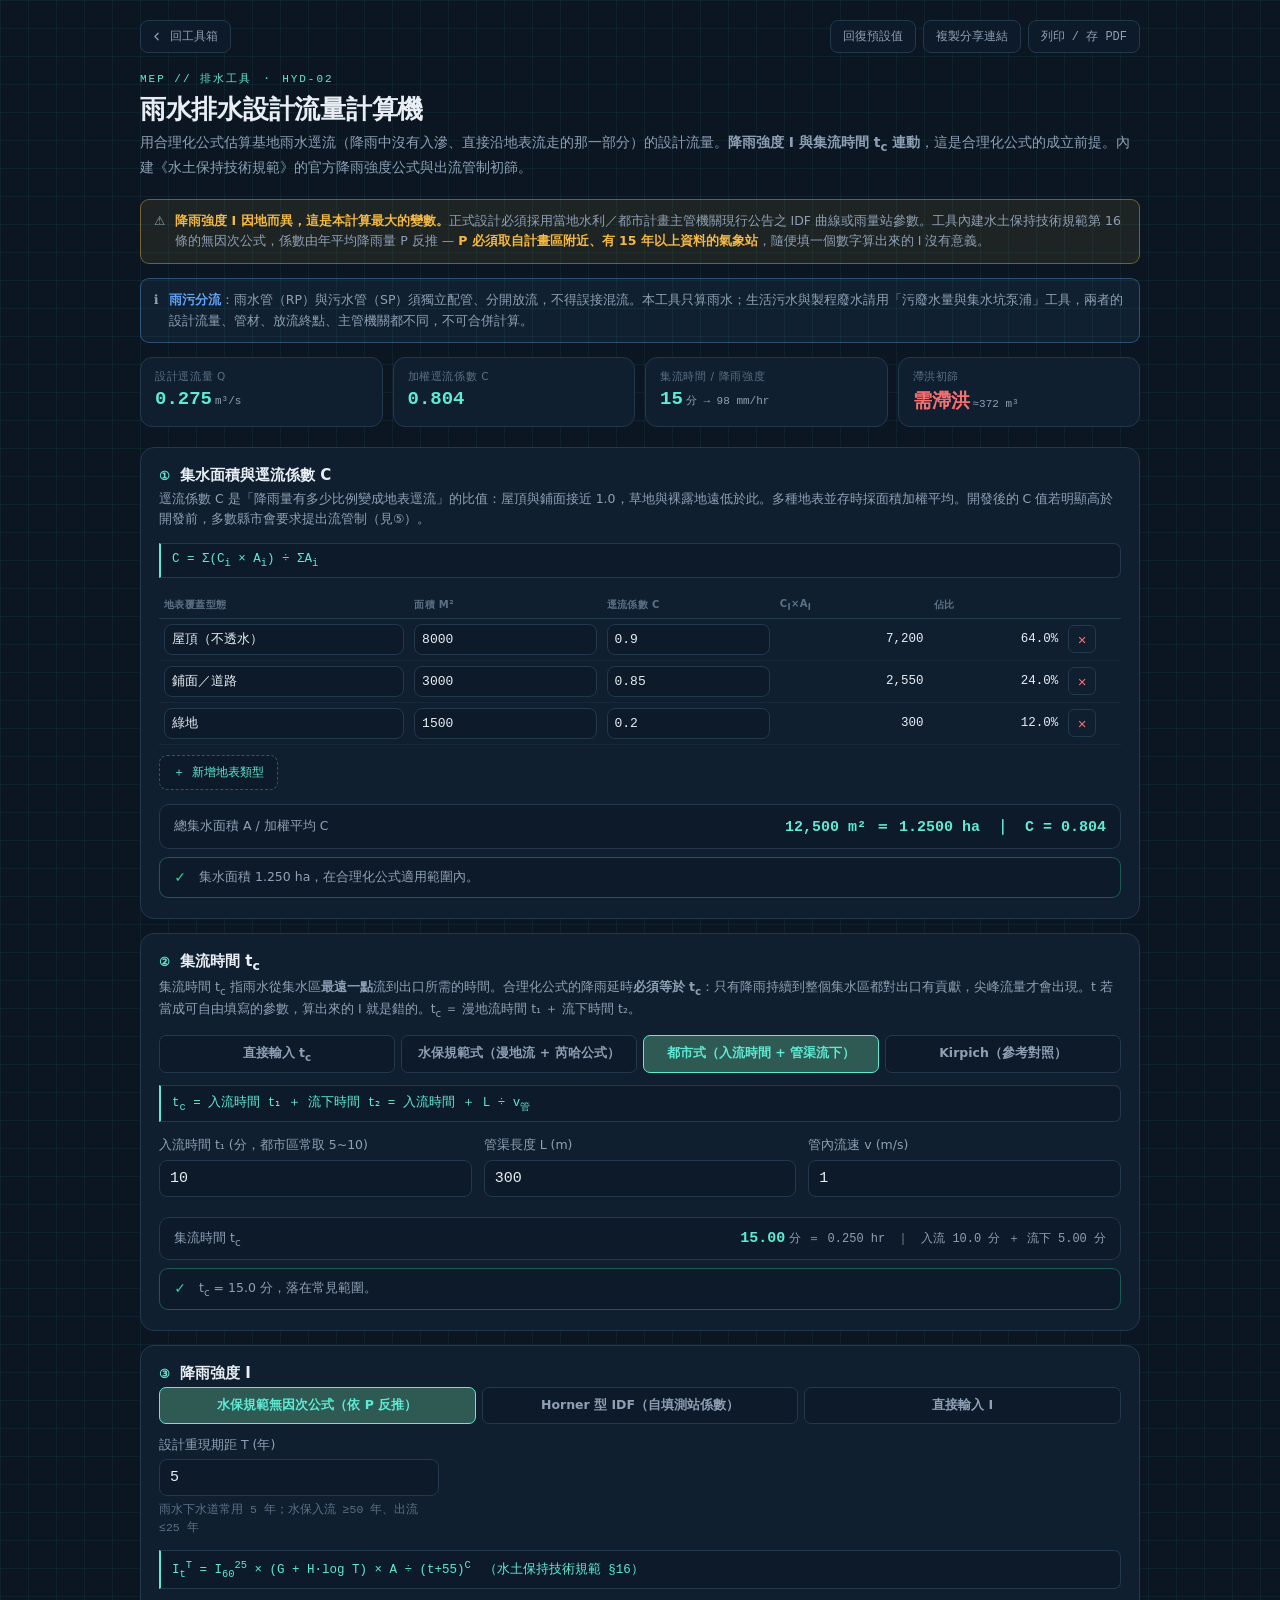
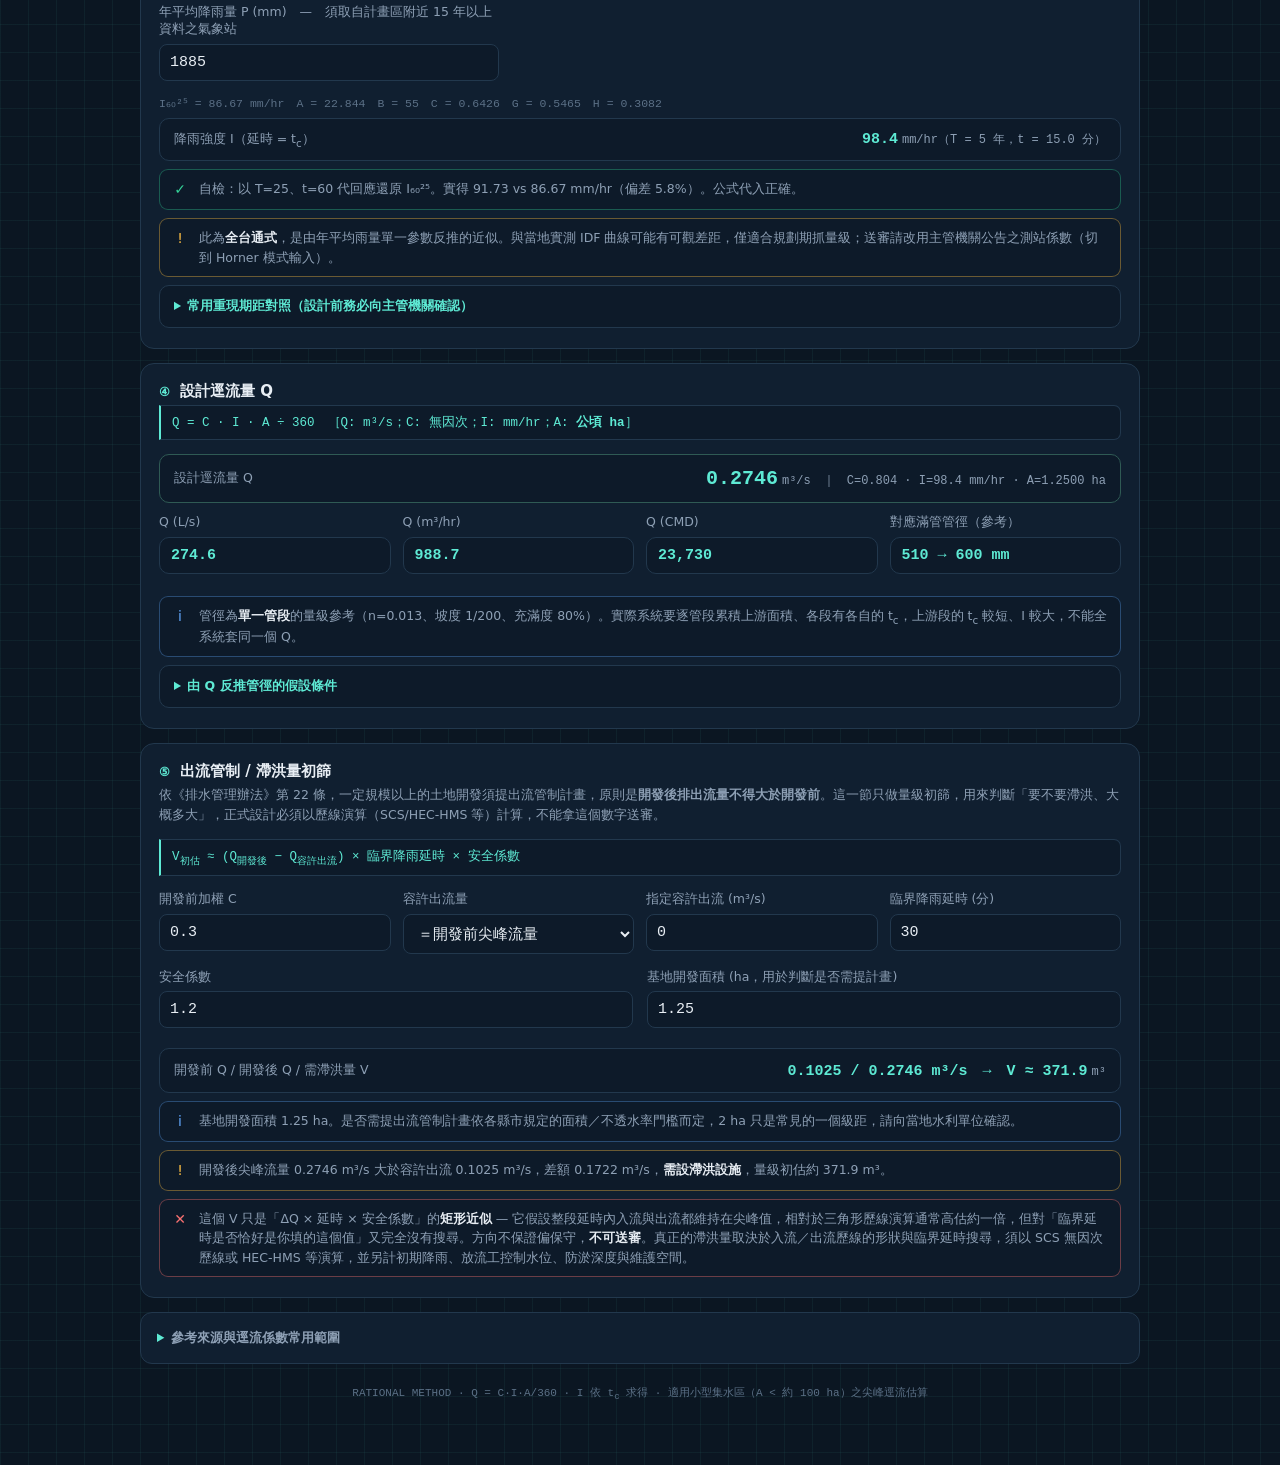
<file: tools/rational-method/index.html>
<!DOCTYPE html>
<html lang="zh-Hant">
<head>
<meta charset="UTF-8">
<meta name="viewport" content="width=device-width, initial-scale=1.0">
<title>雨水排水設計流量計算機 — MEP 工具箱</title>
<meta name="color-scheme" content="dark light">
<style>
  :root{
    --bg:#0b1622; --panel:#101f30; --panel-2:#0d1a29;
    --grid:rgba(94,234,212,0.055); --border-real:#22384d;
    --accent:#5eead4; --accent-dim:#2f5a54; --amber:#f5b942;
    --good:#34d399; --bad:#f87171; --info:#60a5fa;
    --text:#e8eef4; --text-dim:#8ea0b5; --text-dimmer:#5b7086;
    --mono:ui-monospace,SFMono-Regular,'SF Mono',Menlo,Consolas,'Liberation Mono','Noto Sans Mono',monospace;
    --sans:system-ui,-apple-system,'Segoe UI',Roboto,'Noto Sans TC','PingFang TC','Microsoft JhengHei',sans-serif;
  }
  *{box-sizing:border-box;}
  body{
    margin:0;
    background:
      linear-gradient(var(--grid) 1px, transparent 1px) 0 0/28px 28px,
      linear-gradient(90deg, var(--grid) 1px, transparent 1px) 0 0/28px 28px,
      var(--bg);
    color:var(--text); font-family:var(--sans);
    padding:20px 14px 60px; -webkit-font-smoothing:antialiased;
  }
  .wrap{ max-width:1000px; margin:0 auto; }
  .eyebrow{ font-family:var(--mono); font-size:11px; letter-spacing:0.18em; color:var(--accent); text-transform:uppercase; margin-bottom:6px; }
  h1{ font-size:26px; margin:0 0 4px; font-weight:700; letter-spacing:-0.01em; }
  .subtitle{ color:var(--text-dim); font-size:14px; margin:0 0 20px; line-height:1.6; }

  .topbar{ display:flex; align-items:center; justify-content:space-between; gap:12px; margin-bottom:18px; flex-wrap:wrap; }
  .back{ display:inline-flex; align-items:center; gap:7px; font-family:var(--mono); font-size:12px; color:var(--text-dim); text-decoration:none; padding:7px 12px 7px 9px; border-radius:8px; border:1px solid var(--border-real); background:var(--panel-2); transition:color .15s,border-color .15s; }
  .back:hover{ color:var(--accent); border-color:var(--accent-dim); }
  .back svg{ width:13px; height:13px; stroke:currentColor; fill:none; stroke-width:2.2; stroke-linecap:round; stroke-linejoin:round; }
  .actions{ display:flex; gap:7px; flex-wrap:wrap; }
  .action-btn{ font-family:var(--mono); font-size:12px; color:var(--text-dim); padding:7px 12px; border-radius:8px; cursor:pointer; border:1px solid var(--border-real); background:var(--panel-2); transition:color .15s,border-color .15s; }
  .action-btn:hover{ color:var(--accent); border-color:var(--accent-dim); }
  .action-btn.done{ color:var(--good); border-color:rgba(52,211,153,.45); }
  .action-btn:focus-visible, .add-row-btn:focus-visible, .rm-btn:focus-visible,
  .toggle-pair button:focus-visible, .seg-btn:focus-visible,
  input:focus-visible, select:focus-visible, summary:focus-visible{
    outline:2px solid var(--accent); outline-offset:2px;
  }

  .summary{ display:grid; grid-template-columns:repeat(4,1fr); gap:10px; margin-bottom:20px; }
  @media (max-width:760px){ .summary{ grid-template-columns:repeat(2,1fr); } }
  .sum-item{ background:var(--panel); border:1px solid var(--border-real); border-radius:12px; padding:12px 14px; }
  .sum-item .k{ font-size:10.5px; color:var(--text-dimmer); letter-spacing:.06em; text-transform:uppercase; margin-bottom:4px; }
  .sum-item .v{ font-family:var(--mono); font-size:19px; color:var(--accent); font-weight:700; word-break:break-all; }
  .sum-item .v span{ font-size:11px; color:var(--text-dim); font-weight:500; margin-left:3px; }
  .sum-item.ok .v{ color:var(--good); } .sum-item.bad .v{ color:var(--bad); }

  .step, .card{ background:var(--panel); border:1px solid var(--border-real); border-radius:14px; padding:18px 18px 20px; margin-bottom:14px; }
  .step-head{ display:flex; align-items:baseline; gap:10px; margin-bottom:4px; }
  .step-num{ font-family:var(--mono); font-size:12px; color:var(--accent); font-weight:700; }
  .step h2, .card h2{ font-size:15px; margin:0; font-weight:700; flex:1; }
  .step .step-sub{ color:var(--text-dim); font-size:12.5px; margin:2px 0 14px; line-height:1.6; }
  .formula-line{ font-family:var(--mono); font-size:12.5px; color:var(--accent); background:var(--panel-2); border:1px solid var(--border-real); border-left:2px solid var(--accent); padding:8px 11px; border-radius:0 7px 7px 0; margin:0 0 14px; overflow-x:auto; }

  .field{ margin-bottom:14px; }
  .field:last-child{ margin-bottom:0; }
  .field label{ display:block; font-size:12.5px; color:var(--text-dim); margin-bottom:6px; font-weight:500; line-height:1.4; }
  .grid2{ display:grid; grid-template-columns:1fr 1fr; gap:14px; }
  .grid3{ display:grid; grid-template-columns:repeat(3,1fr); gap:12px; }
  .grid4{ display:grid; grid-template-columns:repeat(4,1fr); gap:12px; }
  @media (max-width:720px){ .grid2,.grid3,.grid4{ grid-template-columns:1fr; } }

  input[type=number], input[type=text], select{ width:100%; background:var(--panel-2); border:1px solid var(--border-real); color:var(--text); font-family:var(--mono); font-size:15px; padding:9px 10px; border-radius:8px; outline:none; transition:border-color .15s; }
  input[type=number]:focus, input[type=text]:focus, select:focus{ border-color:var(--accent); }
  input[type=number].dirty, input[type=text].dirty{ border-color:var(--amber); }
  select{ cursor:pointer; font-family:var(--sans); }
  .sub-hint{ font-size:11.5px; color:var(--text-dimmer); margin-top:5px; font-family:var(--mono); line-height:1.5; }
  .sub-hint b{ color:var(--text-dim); }

  table.rows-table{ width:100%; border-collapse:collapse; font-size:12.5px; margin-bottom:10px; }
  table.rows-table th{ text-align:left; color:var(--text-dimmer); font-weight:600; padding:6px 5px; border-bottom:1px solid var(--border-real); font-size:10px; letter-spacing:.04em; text-transform:uppercase; }
  table.rows-table td{ padding:5px; border-bottom:1px solid rgba(255,255,255,0.04); vertical-align:middle; }
  table.rows-table input{ padding:7px; font-size:13px; }
  table.rows-table select{ padding:7px; font-size:12.5px; }
  td.calc-cell{ font-family:var(--mono); color:var(--text); text-align:right; white-space:nowrap; }
  .table-scroll{ overflow-x:auto; -webkit-overflow-scrolling:touch; }
  .table-scroll table{ min-width:600px; }
  .rm-btn{ background:transparent; border:1px solid var(--border-real); color:var(--bad); border-radius:6px; width:28px; height:28px; cursor:pointer; font-size:15px; line-height:1; }
  .add-row-btn{ font-family:var(--mono); font-size:12px; color:var(--accent); background:var(--panel-2); border:1px dashed var(--accent-dim); border-radius:8px; padding:8px 13px; cursor:pointer; }

  .result-row{ display:flex; align-items:center; justify-content:space-between; gap:14px; padding:12px 14px; background:var(--panel-2); border:1px solid var(--border-real); border-radius:10px; margin-top:6px; flex-wrap:wrap; }
  .result-row.primary{ border-color:var(--accent-dim); }
  .result-row .lbl{ font-size:12.5px; color:var(--text-dim); }
  .result-row .val{ font-family:var(--mono); font-size:20px; color:var(--accent); font-weight:700; }
  .result-row .val.sm{ font-size:15px; }
  .result-row .val span{ font-size:12px; color:var(--text-dim); font-weight:500; margin-left:4px; }

  .check{ display:flex; align-items:flex-start; gap:10px; padding:9px 11px; border-radius:9px; border:1px solid var(--border-real); background:var(--panel-2); font-size:12.5px; margin-top:8px; }
  .check .icon{ font-size:14px; width:18px; text-align:center; flex-shrink:0; line-height:1.5; }
  .check.pass{ border-color:rgba(52,211,153,0.35); } .check.pass .icon{ color:var(--good); }
  .check.fail{ border-color:rgba(248,113,113,0.4); } .check.fail .icon{ color:var(--bad); }
  .check.warn{ border-color:rgba(245,185,66,.4); } .check.warn .icon{ color:var(--amber); }
  .check.info{ border-color:rgba(96,165,250,.35); } .check.info .icon{ color:var(--info); }
  .check .txt{ color:var(--text-dim); line-height:1.55; }
  .check .txt b{ color:var(--text); }

  .toggle-pair{ display:flex; gap:6px; margin-bottom:12px; flex-wrap:wrap; }
  .toggle-pair button{ flex:1 1 140px; background:var(--panel-2); border:1px solid var(--border-real); color:var(--text-dim); font-size:12.5px; font-weight:600; padding:9px 8px; border-radius:7px; cursor:pointer; font-family:var(--sans); }
  .toggle-pair button.active{ background:var(--accent-dim); color:var(--accent); border-color:var(--accent); }

  details.sub{ margin-top:8px; background:var(--panel-2); border:1px solid var(--border-real); border-radius:10px; padding:2px 14px; }
  details.sub summary{ cursor:pointer; padding:10px 0; font-size:12.5px; color:var(--accent); font-weight:600; }
  details.sub summary::marker{ color:var(--accent); }
  details.refs{ margin-top:4px; background:var(--panel); border:1px solid var(--border-real); border-radius:12px; padding:4px 16px; }
  details.refs summary{ cursor:pointer; padding:12px 0; font-size:13px; color:var(--text-dim); font-weight:600; }
  details.refs summary::marker{ color:var(--accent); }
  .ref-table{ width:100%; border-collapse:collapse; font-size:12px; margin:6px 0 14px; }
  .ref-table th{ text-align:left; color:var(--text-dimmer); font-weight:600; padding:6px 8px; border-bottom:1px solid var(--border-real); font-size:11px;}
  .ref-table td{ padding:6px 8px; border-bottom:1px solid rgba(255,255,255,0.04); color:var(--text-dim); }
  .ref-table td.n-val{ font-family:var(--mono); color:var(--accent); }
  .ref-table tr.hi td{ background:rgba(94,234,212,.07); }
  .src-list{ font-size:11.5px; color:var(--text-dimmer); line-height:1.75; padding-bottom:14px; }
  .src-list b{ color:var(--text-dim); }

  .notice{ display:flex; gap:10px; padding:11px 13px; border-radius:9px; border:1px solid rgba(245,185,66,.4); background:rgba(245,185,66,.08); font-size:12.5px; color:var(--text-dim); line-height:1.65; margin-bottom:14px; }
  .notice b{ color:var(--amber); }
  .notice.info{ border-color:rgba(96,165,250,.35); background:rgba(96,165,250,.07); }
  .notice.info b{ color:var(--info); }

  footer.credit{ text-align:center; color:var(--text-dimmer); font-size:11px; margin-top:20px; font-family:var(--mono); line-height:1.7; }
  .print-only{ display:none; }
  .sr-only{ position:absolute; width:1px; height:1px; padding:0; margin:-1px; overflow:hidden; clip:rect(0,0,0,0); white-space:nowrap; border:0; }

  @media print{
    @page{ margin:14mm; }
    body{ background:#fff; color:#000; padding:0; font-size:11px; }
    .topbar, .add-row-btn, .rm-btn{ display:none !important; }
    .print-only{ display:block; }
    .step, .card, .result-row, .check, details, .summary, .sum-item, .notice{
      background:#fff !important; border-color:#999 !important; break-inside:avoid;
    }
    .result-row .val, .n-val, .step h2, .card h2, .eyebrow, .formula-line,
    .sum-item .v, h1, .calc-cell{ color:#000 !important; }
    .subtitle, .step-sub, .src-list, .sub-hint, .check .txt, .notice{ color:#333 !important; }
    input, select{ color:#000 !important; background:#fff !important; border-color:#bbb !important; }
    details{ display:block; } details > *:not(summary){ display:block !important; }
    details summary{ color:#000 !important; font-weight:700; }
    a[href]:after{ content:''; }
  }
  @media (prefers-reduced-motion:reduce){ *{ transition:none !important; } }
</style>
</head>
<body>
<div class="wrap">
  <nav class="topbar">
    <a class="back" href="../../">
      <svg viewBox="0 0 24 24" aria-hidden="true"><path d="M15 18l-6-6 6-6"/></svg>
      回工具箱
    </a>
    <div class="actions">
      <button class="action-btn" id="btnReset" type="button">回復預設值</button>
      <button class="action-btn" id="btnShare" type="button">複製分享連結</button>
      <button class="action-btn" id="btnPrint" type="button">列印 / 存 PDF</button>
    </div>
  </nav>
  <div class="print-only" style="font-size:10px;color:#555;margin-bottom:8px;" id="printStamp"></div>

  <div class="eyebrow">MEP // 排水工具 ・ HYD-02</div>
  <h1>雨水排水設計流量計算機</h1>
  <p class="subtitle">用合理化公式估算基地雨水逕流（降雨中沒有入滲、直接沿地表流走的那一部分）的設計流量。<b>降雨強度 I 與集流時間 t<sub>c</sub> 連動</b>，這是合理化公式的成立前提。內建《水土保持技術規範》的官方降雨強度公式與出流管制初篩。</p>

  <div class="notice">
    <span aria-hidden="true">⚠️</span>
    <span><b>降雨強度 I 因地而異，這是本計算最大的變數。</b>正式設計必須採用當地水利／都市計畫主管機關現行公告之 IDF 曲線或雨量站參數。工具內建水土保持技術規範第 16 條的無因次公式，係數由年平均降雨量 P 反推 — <b>P 必須取自計畫區附近、有 15 年以上資料的氣象站</b>，隨便填一個數字算出來的 I 沒有意義。</span>
  </div>
  <div class="notice info">
    <span aria-hidden="true">ℹ️</span>
    <span><b>雨污分流</b>：雨水管（RP）與污水管（SP）須獨立配管、分開放流，不得誤接混流。本工具只算雨水；生活污水與製程廢水請用「污廢水量與集水坑泵浦」工具，兩者的設計流量、管材、放流終點、主管機關都不同，不可合併計算。</span>
  </div>

  <div class="summary" id="summary"></div>


  <!-- STEP 1 -->
  <div class="step">
    <div class="step-head"><span class="step-num">①</span><h2>集水面積與逕流係數 C</h2></div>
    <div class="step-sub">逕流係數 C 是「降雨量有多少比例變成地表逕流」的比值：屋頂與鋪面接近 1.0，草地與裸露地遠低於此。多種地表並存時採面積加權平均。開發後的 C 值若明顯高於開發前，多數縣市會要求提出流管制（見⑤）。</div>
    <div class="formula-line">C = Σ(C<sub>i</sub> × A<sub>i</sub>) ÷ ΣA<sub>i</sub></div>
    <div class="table-scroll">
      <table class="rows-table">
        <caption class="sr-only">各地表覆蓋型態面積與逕流係數</caption>
        <thead><tr>
          <th style="width:26%">地表覆蓋型態</th><th style="width:20%">面積 m²</th><th style="width:18%">逕流係數 C</th>
          <th style="width:16%">C<sub>i</sub>×A<sub>i</sub></th><th style="width:14%">佔比</th><th style="width:6%"></th>
        </tr></thead>
        <tbody id="cRows"></tbody>
      </table>
    </div>
    <button class="add-row-btn" id="addRow" type="button">＋ 新增地表類型</button>
    <div class="result-row" style="margin-top:14px;"><span class="lbl">總集水面積 A / 加權平均 C</span><span class="val sm" id="outArea">—</span></div>
    <div id="areaChecks"></div>
  </div>

  <!-- STEP 2 -->
  <div class="step">
    <div class="step-head"><span class="step-num">②</span><h2>集流時間 t<sub>c</sub></h2></div>
    <div class="step-sub">集流時間 t<sub>c</sub> 指雨水從集水區<b>最遠一點</b>流到出口所需的時間。合理化公式的降雨延時<b>必須等於 t<sub>c</sub></b>：只有降雨持續到整個集水區都對出口有貢獻，尖峰流量才會出現。t 若當成可自由填寫的參數，算出來的 I 就是錯的。t<sub>c</sub> ＝ 漫地流時間 t₁ ＋ 流下時間 t₂。</div>
    <div class="toggle-pair">
      <button id="tcManual" type="button">直接輸入 t<sub>c</sub></button>
      <button id="tcSwcb" type="button">水保規範式（漫地流 + 芮哈公式）</button>
      <button id="tcUrban" type="button">都市式（入流時間 + 管渠流下）</button>
      <button id="tcKirpich" type="button">Kirpich（參考對照）</button>
    </div>
    <div id="tcInputs"></div>
    <div class="result-row"><span class="lbl">集流時間 t<sub>c</sub></span><span class="val sm" id="outTc">—</span></div>
    <div id="tcChecks"></div>
  </div>

  <!-- STEP 3 -->
  <div class="step">
    <div class="step-head"><span class="step-num">③</span><h2>降雨強度 I</h2></div>
    <div class="toggle-pair">
      <button id="iSwcb" type="button">水保規範無因次公式（依 P 反推）</button>
      <button id="iHorner" type="button">Horner 型 IDF（自填測站係數）</button>
      <button id="iManual" type="button">直接輸入 I</button>
    </div>
    <div class="field" style="max-width:280px;">
      <label for="retT">設計重現期距 T (年)</label>
      <input type="number" id="retT" step="1" min="1">
      <div class="sub-hint" id="retHint"></div>
    </div>
    <div id="iInputs"></div>
    <div class="result-row"><span class="lbl">降雨強度 I（延時 = t<sub>c</sub>）</span><span class="val sm" id="outI">—</span></div>
    <div id="iChecks"></div>
    <details class="sub">
      <summary>常用重現期距對照（設計前務必向主管機關確認）</summary>
      <table class="ref-table">
        <thead><tr><th>系統</th><th>常用重現期距</th><th>依據／備註</th></tr></thead>
        <tbody>
          <tr><td>建築基地內排水、屋面排水</td><td class="n-val">2 ~ 5 年</td><td>建築技術規則／各縣市建管</td></tr>
          <tr><td>都市雨水下水道</td><td class="n-val">5 年</td><td>內政部營建署《雨水下水道系統規劃原則》</td></tr>
          <tr><td>區域排水</td><td class="n-val">10 ~ 25 年</td><td>各縣市水利主管機關</td></tr>
          <tr><td>水保計畫 — 出流</td><td class="n-val">≤ 25 年</td><td>水土保持技術規範</td></tr>
          <tr><td>水保計畫 — 入流／滯洪設施</td><td class="n-val">≥ 50 年</td><td>水土保持技術規範</td></tr>
        </tbody>
      </table>
    </details>
  </div>

  <!-- STEP 4 -->
  <div class="step">
    <div class="step-head"><span class="step-num">④</span><h2>設計逕流量 Q</h2></div>
    <div class="formula-line">Q = C · I · A ÷ 360　［Q: m³/s；C: 無因次；I: mm/hr；A: <b>公頃 ha</b>］</div>
    <div class="result-row primary"><span class="lbl">設計逕流量 Q</span><span class="val" id="outQ">—</span></div>
    <div class="grid4" style="margin-top:10px;">
      <div class="field"><label>Q (L/s)</label><div class="result-row" style="margin-top:0;padding:9px 11px;"><span class="val sm" id="qLs">—</span></div></div>
      <div class="field"><label>Q (m³/hr)</label><div class="result-row" style="margin-top:0;padding:9px 11px;"><span class="val sm" id="qHr">—</span></div></div>
      <div class="field"><label>Q (CMD)</label><div class="result-row" style="margin-top:0;padding:9px 11px;"><span class="val sm" id="qDay">—</span></div></div>
      <div class="field"><label>對應滿管管徑（參考）</label><div class="result-row" style="margin-top:0;padding:9px 11px;"><span class="val sm" id="qPipe">—</span></div></div>
    </div>
    <div id="qChecks"></div>
    <details class="sub">
      <summary>由 Q 反推管徑的假設條件</summary>
      <div class="grid3" style="margin-top:10px;">
        <div class="field"><label for="pipeN">Manning n</label><input type="number" id="pipeN" step="0.001" min="0.005"></div>
        <div class="field"><label for="pipeS">管渠坡度 1/___</label><input type="number" id="pipeS" step="1" min="1"></div>
        <div class="field"><label for="pipeFill">設計充滿度 (%)</label><input type="number" id="pipeFill" step="5" min="10" max="100"></div>
      </div>
      <div class="sub-hint">此處僅為量級參考。逐管段的水理計算（含銜接損失、跌水、彎道超高）請用 HYD-01 Manning 計算機逐段核算。</div>
    </details>
  </div>

  <!-- STEP 5 -->
  <div class="step">
    <div class="step-head"><span class="step-num">⑤</span><h2>出流管制 / 滯洪量初篩</h2></div>
    <div class="step-sub">依《排水管理辦法》第 22 條，一定規模以上的土地開發須提出流管制計畫，原則是<b>開發後排出流量不得大於開發前</b>。這一節只做量級初篩，用來判斷「要不要滯洪、大概多大」，正式設計必須以歷線演算（SCS/HEC-HMS 等）計算，不能拿這個數字送審。</div>
    <div class="formula-line">V<sub>初估</sub> ≈ (Q<sub>開發後</sub> − Q<sub>容許出流</sub>) × 臨界降雨延時 × 安全係數</div>
    <div class="grid4">
      <div class="field"><label for="preC">開發前加權 C</label><input type="number" id="preC" step="0.01" min="0" max="1"></div>
      <div class="field"><label for="allowMode">容許出流量</label>
        <select id="allowMode">
          <option value="pre">＝開發前尖峰流量</option>
          <option value="manual">主管機關指定值</option>
        </select>
      </div>
      <div class="field"><label for="allowQ">指定容許出流 (m³/s)</label><input type="number" id="allowQ" step="0.01" min="0"></div>
      <div class="field"><label for="detDur">臨界降雨延時 (分)</label><input type="number" id="detDur" step="5" min="1"></div>
    </div>
    <div class="grid2">
      <div class="field"><label for="detSafety">安全係數</label><input type="number" id="detSafety" step="0.1" min="1"></div>
      <div class="field"><label for="siteAreaHa">基地開發面積 (ha，用於判斷是否需提計畫)</label><input type="number" id="siteAreaHa" step="0.1" min="0"></div>
    </div>
    <div class="result-row"><span class="lbl">開發前 Q / 開發後 Q / 需滯洪量 V</span><span class="val sm" id="outDet">—</span></div>
    <div id="detChecks"></div>
  </div>


  <details class="refs">
    <summary>參考來源與逕流係數常用範圍</summary>
    <table class="ref-table">
      <caption class="sr-only">逕流係數常用值</caption>
      <thead><tr><th>地表覆蓋型態</th><th>常用 C 值</th><th>範圍</th></tr></thead>
      <tbody>
        <tr><td>屋頂（不透水）</td><td class="n-val">0.90</td><td>0.85–0.95</td></tr>
        <tr><td>混凝土／瀝青鋪面</td><td class="n-val">0.85</td><td>0.80–0.95</td></tr>
        <tr><td>透水鋪面／植草磚</td><td class="n-val">0.50</td><td>0.35–0.60</td></tr>
        <tr><td>碎石鋪面</td><td class="n-val">0.40</td><td>0.35–0.55</td></tr>
        <tr><td>裸土／未開發用地</td><td class="n-val">0.30</td><td>0.20–0.40</td></tr>
        <tr><td>綠地／草皮（平緩）</td><td class="n-val">0.20</td><td>0.10–0.25</td></tr>
      </tbody>
    </table>
    <div class="src-list">
      <b>合理化公式</b> Q = C·I·A/360（Q: m³/s，I: mm/hr，A: ha）。係數 360 內含單位換算：1 mm/hr × 1 ha = 10 m³/hr = 1/360 m³/s。適用小型集水區，一般以 <b>A &lt; 100 ha</b>（部分手冊放寬至數百 ha）為限；超出範圍應改用單位歷線或水文模式。<br>
      <b>降雨強度</b>：水土保持技術規範第 16 條無因次降雨強度公式<br>
      　I<sub>t</sub><sup>T</sup> = I<sub>60</sub><sup>25</sup> × (G + H·log T) × A ÷ (t+B)<sup>C</sup>，B = 55<br>
      　I<sub>60</sub><sup>25</sup> = (P ÷ (25.29 + 0.094P))²　　A = (P ÷ (−189.96 + 0.31P))²<br>
      　C = (P ÷ (−381.71 + 1.45P))²　　G = (P ÷ (42.89 + 1.33P))²　　H = (P ÷ (−65.33 + 1.836P))²<br>
      　P 為年平均降雨量(mm)，須採計畫區附近 15 年以上資料之氣象站。此式為全台通式，精度不及當地實測 IDF 曲線，重要工程仍應以主管機關公告值為準。<br>
      <b>集流時間</b>：水土保持技術規範第 19 條 t<sub>c</sub> = t₁ + t₂；漫地流 t₁ = l/v（v 取 0.3~0.6 m/s，l 以 100 m 為限）；流下時間 t₂ 採曼寧公式或芮哈(Rziha)公式 t₂ = L/W，W = 72(H/L)<sup>0.6</sup>（W: km/hr，L、H: km）。Kirpich 式 t<sub>c</sub> = 0.0195·L<sup>0.77</sup>·S<sup>−0.385</sup>（t: 分，L: m）僅列為對照，原始率定條件為美國田納西州小型農地集水區。<br>
      <b>重現期距</b>：內政部營建署《雨水下水道系統規劃原則檢討》（2019/10）都市雨水下水道採 5 年；水土保持技術規範入流 ≥50 年、出流 ≤25 年。<br>
      <b>出流管制</b>：《排水管理辦法》第 22 條及各縣市土地開發排水計畫審查規定。本工具的滯洪量僅為量級初篩（(ΔQ)×延時×安全係數），<b>不可作為送審依據</b>；正式設計須做入流／出流歷線演算，並考慮初期降雨、滯洪池放流工控制、防淤與維護通道。<br>
      <b>逕流係數</b>：內政部營建署《雨水下水道系統規劃原則與設計標準》、各縣市水利／工務機關公告建議值。<br>
      <b>不在本工具範圍</b>：屋面雨水立管與天溝（另依建築技術規則／虹吸式系統廠商計算）、雨水貯留回收、抽水站選型、初期雨水處理。
    </div>
  </details>

  <footer class="credit">RATIONAL METHOD · Q = C·I·A/360 · I 依 t<sub>c</sub> 求得 · 適用小型集水區（A &lt; 約 100 ha）之尖峰逕流估算</footer>
</div>

<script>

/* ══ 共用工具函式 ══════════════════════════════════════════════ */
function fmt(x, d){
  if(x===null || x===undefined || typeof x!=='number' || !isFinite(x)) return '—';
  return x.toLocaleString('en-US',{minimumFractionDigits:d, maximumFractionDigits:d});
}
function num(v, fallback){
  const n = parseFloat(v);
  return isFinite(n) ? n : (fallback===undefined ? NaN : fallback);
}
function $(id){ return document.getElementById(id); }

/* 依「取最接近但不小於計算值」的原則挑標準管徑（管徑只能往上取，不能往下） */
function parseSizes(str){
  return String(str).split(/[,，\s]+/).map(s=>parseFloat(s)).filter(n=>isFinite(n)&&n>0).sort((a,b)=>a-b);
}
function nextStandard(list, value){
  const arr = Array.isArray(list) ? list : parseSizes(list);
  if(!arr.length || !isFinite(value)) return null;
  for(const s of arr){ if(s >= value - 1e-9) return s; }
  return null;              // 超出表列範圍 → 回 null，讓 UI 明確講「超出對照表」
}

/* 綁定數字/文字輸入：不重建 DOM，因此不會失焦。
   commit(value, el) 由呼叫端決定要寫進 state 的哪裡。

   數字欄位在「空白或還沒打完」（parseFloat 得不到有限值）時**完全不寫 state**，
   只讓輸入框維持使用者正在打的字。這樣把欄位清空不會把 state 換成 fallback
   值 —— 舊寫法在清空坡度欄位時會把 S_denom 直接變成 1，計算結果瞬間跳掉，
   失焦後又把那個 1 填回欄位，使用者原本的數值就永久消失了。 */
function bindInput(el, getter, commit, opts){
  if(!el) return;
  opts = opts || {};
  el.value = getter();
  el.addEventListener('input', ()=>{
    if(el.type === 'number'){
      const raw = num(el.value, NaN);
      if(!isFinite(raw)) return;        // 空白／半成品：保留 state，等 blur 再正規化
      commit(raw, el);
    } else {
      commit(el.value, el);
    }
    if(opts.markDirty) el.classList.add('dirty');
    render();
  });
  /* 失焦時才做正規化：把空白補回 state 裡現存的有效值 */
  el.addEventListener('blur', ()=>{
    const v = getter();
    if(el.type==='number' && (el.value==='' || !isFinite(num(el.value,NaN)))){
      el.value = (v===null||v===undefined||!isFinite(v)) ? '' : v;
      render();
    }
  });
}

/* 檢核列 */
function addCheck(container, kind, html){
  const icon = {pass:'✓', fail:'✕', warn:'!', info:'i'}[kind] || 'i';
  const d = document.createElement('div');
  d.className = 'check ' + kind;
  d.innerHTML = '<span class="icon" aria-hidden="true">'+icon+'</span><span class="txt">'+html+'</span>';
  container.appendChild(d);
  return d;
}
function ck(cond){ return cond ? 'pass' : 'fail'; }

/* ══ 網址狀態同步 ══════════════════════════════════════════════
   只寫「與預設值不同」的欄位，並且 debounce，
   避免每個 keystroke 都打一次 history API（舊版會拖慢輸入並塞爆網址）。 */
let _hashTimer = null;
function serialize(state, defaults){
  const diff = {};
  for(const k of Object.keys(state)){
    if(JSON.stringify(state[k]) !== JSON.stringify(defaults[k])) diff[k] = state[k];
  }
  return Object.keys(diff).length ? btoa(unescape(encodeURIComponent(JSON.stringify(diff)))) : '';
}
function writeHash(){
  clearTimeout(_hashTimer);
  _hashTimer = setTimeout(()=>{
    const s = serialize(state, DEFAULTS);
    history.replaceState(null, '', s ? '#s='+s : location.pathname + location.search);
  }, 250);
}
function readHash(){
  if(!location.hash || location.hash.length < 3) return;
  const raw = location.hash.slice(1);
  const m = raw.match(/^s=(.*)$/);
  try{
    if(m){
      Object.assign(state, JSON.parse(decodeURIComponent(escape(atob(m[1])))));
    } else {
      /* 相容舊版連結：#s=<原始 JSON> 或 ?s=... */
      const p = new URLSearchParams(raw);
      if(p.has('s')) Object.assign(state, JSON.parse(p.get('s')));
      if(p.has('rows')) state.rows = JSON.parse(p.get('rows'));
      if(p.has('idf'))  Object.assign(state.idf, JSON.parse(p.get('idf')));
      if(p.has('im'))   state.iMode = p.get('im');
      if(p.has('iman')) state.iManual = num(p.get('iman'), state.iManual);
    }
  }catch(e){ console.warn('網址參數解析失敗，改用預設值', e); }
}

/* ══ 分享 / 列印 / 重設 ═════════════════════════════════════════ */
function initTopbar(){
  const btnShare = $('btnShare');
  if(btnShare) btnShare.onclick = async function(){
    const s = serialize(state, DEFAULTS);
    history.replaceState(null, '', s ? '#s='+s : location.pathname + location.search);
    const url = location.href;
    try{ await navigator.clipboard.writeText(url); }
    catch(e){
      const ta = document.createElement('textarea');
      ta.value = url; ta.style.position='fixed'; ta.style.opacity='0';
      document.body.appendChild(ta); ta.select();
      try{ document.execCommand('copy'); }catch(_){ window.prompt('複製這段網址：', url); }
      document.body.removeChild(ta);
    }
    this.textContent = '已複製連結'; this.classList.add('done');
    setTimeout(()=>{ this.textContent='複製分享連結'; this.classList.remove('done'); }, 2000);
  };
  const btnPrint = $('btnPrint');
  if(btnPrint) btnPrint.onclick = ()=>{
    document.querySelectorAll('details').forEach(d=>d.open = true);
    window.print();
  };
  const btnReset = $('btnReset');
  if(btnReset) btnReset.onclick = ()=>{
    if(!window.confirm('把所有欄位回復成預設值？目前輸入會被清掉。')) return;
    history.replaceState(null, '', location.pathname + location.search);
    location.reload();
  };
  const stamp = $('printStamp');
  if(stamp) stamp.textContent = '產出時間 ' + new Date().toLocaleString('zh-TW', {hour12:false});
}


/* ══════════════════════════════════════════════════════════════
   HYD-02 雨水排水設計流量計算機
   ══════════════════════════════════════════════════════════════ */
const CALC = {
  areaAndC(rows){
    const sumA  = rows.reduce((s,r)=>s + (isFinite(r.area)?r.area:0), 0);
    const sumCA = rows.reduce((s,r)=>s + (isFinite(r.area)?r.area:0)*(isFinite(r.c)?r.c:0), 0);
    return { areaM2:sumA, areaHa:sumA/10000, cW: sumA>0 ? sumCA/sumA : NaN };
  },

  /* 水土保持技術規範 §16 無因次降雨強度公式
     I_t^T = I60_25 × (G + H·logT) × A / (t+B)^C ，B=55，P = 年平均降雨量(mm)
     設計上 (G+H·log25) ≈ 1 且 A/(60+55)^C ≈ 1，即在 T=25、t=60 時還原成 I60_25 */
  swcbCoef(P){
    const sq = x => x*x;
    return {
      I60_25: sq(P/(25.29 + 0.094*P)),
      A:      sq(P/(-189.96 + 0.31*P)),
      B:      55,
      C:      sq(P/(-381.71 + 1.45*P)),
      G:      sq(P/(42.89 + 1.33*P)),
      H:      sq(P/(-65.33 + 1.836*P)),
    };
  },
  swcbI(P, T, tMin){
    if(!(P>0) || !(T>0) || !(tMin>0)) return NaN;
    const k = CALC.swcbCoef(P);
    return k.I60_25 * (k.G + k.H*Math.log10(T)) * k.A / Math.pow(tMin + k.B, k.C);
  },
  /* Horner 型：I = a·T^b / (t+c)^d —— 各測站係數不同，須自行輸入 */
  hornerI(idf, T, tMin){
    if((tMin + idf.c) <= 0) return NaN;
    return (idf.a * Math.pow(T, idf.b)) / Math.pow(tMin + idf.c, idf.d);
  },

  /* ── 集流時間 ── */
  tcOverland(lenM, velMs){ return velMs>0 ? (lenM/velMs)/60 : NaN; },        // 分
  tcRziha(lenM, dropM){                                                       // 芮哈：分
    if(!(lenM>0) || !(dropM>0)) return NaN;
    const Lkm = lenM/1000, Hkm = dropM/1000;
    const W = 72*Math.pow(Hkm/Lkm, 0.6);                                      // km/hr
    return W>0 ? (Lkm/W)*60 : NaN;
  },
  tcChannel(lenM, velMs){ return velMs>0 ? (lenM/velMs)/60 : NaN; },          // 分
  tcKirpich(lenM, slope){                                                     // 分
    if(!(lenM>0) || !(slope>0)) return NaN;
    return 0.0195 * Math.pow(lenM,0.77) * Math.pow(slope,-0.385);
  },

  rationalQ(c, i, areaHa){ return (c*i*areaHa)/360; },                        // m³/s

  /* 由 Q 反推滿管/部分滿管圓管管徑（Manning） */
  pipeD(Q, n, S, fill){
    if(!(Q>0)||!(n>0)||!(S>0)) return NaN;
    const r = Math.min(1, Math.max(0.01, fill));
    const th = 2*Math.acos(Math.max(-1, Math.min(1, 1-2*r)));
    const g = (th - Math.sin(th))/8;                 // A/D²
    const f = th>0 ? (th - Math.sin(th))/(4*th) : 0; // R/D
    const K = g*Math.pow(f, 2/3)/n;
    return K>0 ? Math.pow(Q/(K*Math.sqrt(S)), 3/8)*1000 : NaN;  // mm
  },
};

const DEFAULTS = {
  rows: [
    {label:'屋頂（不透水）', area:8000, c:0.90},
    {label:'鋪面／道路',     area:3000, c:0.85},
    {label:'綠地',           area:1500, c:0.20},
  ],
  tcMode:'urban', tcManual:20,
  ovLen:80, ovVel:0.4, chLen:300, chDrop:1.5, chVel:1.0, inletT:10, kirLen:200, kirSlope:0.01,
  iMode:'swcb', retT:5, P:1885, iManual:150,
  idf:{a:1800,b:0.2,c:15,d:0.75},
  pipeN:0.013, pipeS:200, pipeFill:80,
  preC:0.30, allowMode:'pre', allowQ:0, detDur:30, detSafety:1.2, siteAreaHa:1.25,
};
let state = JSON.parse(JSON.stringify(DEFAULTS));
readHash();

/* ══ C 表格：建列一次，打字不重建 ══ */
function makeRow(i){
  const tr = document.createElement('tr');
  tr._i = i;                 // 必須在 bindInput 之前設好
  tr.innerHTML =
    '<td><input type="text" aria-label="地表覆蓋型態"></td>'+
    '<td><input type="number" step="1" min="0" aria-label="面積"></td>'+
    '<td><input type="number" step="0.01" min="0" max="1" aria-label="逕流係數"></td>'+
    '<td class="calc-cell ca">—</td><td class="calc-cell pct">—</td>'+
    '<td><button class="rm-btn" type="button" aria-label="刪除此列">×</button></td>';
  const [iLabel, iArea, iC] = tr.querySelectorAll('input');
  tr._refs = {iLabel, iArea, iC, ca:tr.querySelector('.ca'), pct:tr.querySelector('.pct')};
  bindInput(iLabel, ()=>state.rows[tr._i].label, v=>{ state.rows[tr._i].label = v; });
  bindInput(iArea,  ()=>state.rows[tr._i].area,  v=>{ state.rows[tr._i].area  = isFinite(v)?v:0; });
  bindInput(iC,     ()=>state.rows[tr._i].c,     v=>{ state.rows[tr._i].c     = isFinite(v)?v:0; });
  tr.querySelector('.rm-btn').addEventListener('click', ()=>{ state.rows.splice(tr._i,1); buildRows(); render(); });
  return tr;
}
function buildRows(){
  const tb = $('cRows'); tb.innerHTML='';
  state.rows.forEach((r,i)=>{ const tr = makeRow(i); tb.appendChild(tr);
    tr._refs.iLabel.value=r.label; tr._refs.iArea.value=r.area; tr._refs.iC.value=r.c; });
}
function paintRows(total){
  Array.from($('cRows').children).forEach((tr,i)=>{
    tr._i=i; const r=state.rows[i], f=tr._refs;
    if(document.activeElement!==f.iLabel) f.iLabel.value = r.label;
    if(document.activeElement!==f.iArea)  f.iArea.value  = r.area;
    if(document.activeElement!==f.iC)     f.iC.value     = r.c;
    f.ca.textContent  = fmt(r.area*r.c, 0);
    f.pct.textContent = total>0 ? fmt(r.area/total*100,1)+'%' : '—';
  });
}
$('addRow').onclick = ()=>{
  state.rows.push({label:'新地表類型', area:0, c:0.5});
  buildRows(); render();
  const rows=$('cRows').children; rows[rows.length-1]._refs.iLabel.focus();
};

/* ══ tc 模式 ══ */
const TC_MODES = ['manual','swcb','urban','kirpich'];
function renderTcInputs(){
  $('tcManual').classList.toggle('active',  state.tcMode==='manual');
  $('tcSwcb').classList.toggle('active',    state.tcMode==='swcb');
  $('tcUrban').classList.toggle('active',   state.tcMode==='urban');
  $('tcKirpich').classList.toggle('active', state.tcMode==='kirpich');
  const el = $('tcInputs');
  if(state.tcMode==='manual'){
    el.innerHTML = '<div class="field" style="max-width:280px;"><label for="tcManualV">集流時間 t<sub>c</sub> (分)</label><input type="number" id="tcManualV" step="1" min="1"></div>';
    bindInput($('tcManualV'), ()=>state.tcManual, v=>{ state.tcManual = isFinite(v)?v:0; });
  } else if(state.tcMode==='swcb'){
    el.innerHTML =
      '<div class="formula-line">t₁ = l ÷ v（漫地流，v 取 0.3~0.6 m/s，l ≤ 100 m）　｜　t₂ = L ÷ W，W = 72·(H/L)<sup>0.6</sup>（芮哈公式）</div>'+
      '<div class="grid4">'+
      '<div class="field"><label for="ovLen">漫地流長度 l (m)</label><input type="number" id="ovLen" step="5" min="0"></div>'+
      '<div class="field"><label for="ovVel">漫地流流速 v (m/s)</label><input type="number" id="ovVel" step="0.05" min="0.05"></div>'+
      '<div class="field"><label for="chLen">渠流／管流長度 L (m)</label><input type="number" id="chLen" step="5" min="0"></div>'+
      '<div class="field"><label for="chDrop">該段高差 H (m)</label><input type="number" id="chDrop" step="0.1" min="0"></div>'+
      '</div>';
    [['ovLen','ovLen'],['ovVel','ovVel'],['chLen','chLen'],['chDrop','chDrop']].forEach(([id,k])=>
      bindInput($(id), ()=>state[k], v=>{ state[k] = isFinite(v)?v:0; }));
  } else if(state.tcMode==='urban'){
    el.innerHTML =
      '<div class="formula-line">t<sub>c</sub> = 入流時間 t₁ ＋ 流下時間 t₂ = 入流時間 ＋ L ÷ v<sub>管</sub></div>'+
      '<div class="grid3">'+
      '<div class="field"><label for="inletT">入流時間 t₁ (分，都市區常取 5~10)</label><input type="number" id="inletT" step="1" min="0"></div>'+
      '<div class="field"><label for="chLen2">管渠長度 L (m)</label><input type="number" id="chLen2" step="5" min="0"></div>'+
      '<div class="field"><label for="chVel">管內流速 v (m/s)</label><input type="number" id="chVel" step="0.1" min="0.1"></div>'+
      '</div>';
    bindInput($('inletT'), ()=>state.inletT, v=>{ state.inletT = isFinite(v)?v:0; });
    bindInput($('chLen2'), ()=>state.chLen,  v=>{ state.chLen  = isFinite(v)?v:0; });
    bindInput($('chVel'),  ()=>state.chVel,  v=>{ state.chVel  = isFinite(v)?v:0; });
  } else {
    el.innerHTML =
      '<div class="formula-line">t<sub>c</sub> = 0.0195 × L<sup>0.77</sup> × S<sup>−0.385</sup>　[t: 分，L: m，S: 無因次坡度]</div>'+
      '<div class="grid2">'+
      '<div class="field"><label for="kirLen">水流路徑長 L (m)</label><input type="number" id="kirLen" step="10" min="1"></div>'+
      '<div class="field"><label for="kirSlope">平均坡度 S (小數，如 1% 填 0.01)</label><input type="number" id="kirSlope" step="0.001" min="0.0001"></div>'+
      '</div>';
    bindInput($('kirLen'),   ()=>state.kirLen,   v=>{ state.kirLen = isFinite(v)?v:0; });
    bindInput($('kirSlope'), ()=>state.kirSlope, v=>{ state.kirSlope = isFinite(v)?v:0; });
  }
}
$('tcManual').onclick  = ()=>{ state.tcMode='manual';  renderTcInputs(); render(); };
$('tcSwcb').onclick    = ()=>{ state.tcMode='swcb';    renderTcInputs(); render(); };
$('tcUrban').onclick   = ()=>{ state.tcMode='urban';   renderTcInputs(); render(); };
$('tcKirpich').onclick = ()=>{ state.tcMode='kirpich'; renderTcInputs(); render(); };

function computeTc(){
  if(state.tcMode==='manual')  return {tc: state.tcManual, parts:'手動輸入'};
  if(state.tcMode==='swcb'){
    const t1 = CALC.tcOverland(state.ovLen, state.ovVel);
    const t2 = CALC.tcRziha(state.chLen, state.chDrop);
    return {tc: t1+t2, parts:'t₁ '+fmt(t1,2)+' 分 ＋ t₂ '+fmt(t2,2)+' 分'};
  }
  if(state.tcMode==='urban'){
    const t2 = CALC.tcChannel(state.chLen, state.chVel);
    return {tc: state.inletT + t2, parts:'入流 '+fmt(state.inletT,1)+' 分 ＋ 流下 '+fmt(t2,2)+' 分'};
  }
  const tc = CALC.tcKirpich(state.kirLen, state.kirSlope);
  return {tc, parts:'Kirpich 單式'};
}

/* ══ I 模式 ══ */
function renderIInputs(){
  $('iSwcb').classList.toggle('active',   state.iMode==='swcb');
  $('iHorner').classList.toggle('active', state.iMode==='horner');
  $('iManual').classList.toggle('active', state.iMode==='manual');
  const el = $('iInputs');
  if(state.iMode==='swcb'){
    el.innerHTML =
      '<div class="formula-line">I<sub>t</sub><sup>T</sup> = I<sub>60</sub><sup>25</sup> × (G + H·log T) × A ÷ (t+55)<sup>C</sup>　（水土保持技術規範 §16）</div>'+
      '<div class="field" style="max-width:340px;"><label for="pAnnual">年平均降雨量 P (mm)　—　須取自計畫區附近 15 年以上資料之氣象站</label><input type="number" id="pAnnual" step="10" min="100"></div>'+
      '<div id="swcbCoefOut" class="sub-hint"></div>';
    bindInput($('pAnnual'), ()=>state.P, v=>{ state.P = isFinite(v)?v:0; });
  } else if(state.iMode==='horner'){
    el.innerHTML =
      '<div class="formula-line">I = a·T<sup>b</sup> ÷ (t + c)<sup>d</sup>　—　a/b/c/d 為<b>特定雨量站</b>的率定係數，無通用值</div>'+
      '<div class="grid4">'+
      '<div class="field"><label for="idfA">a</label><input type="number" id="idfA" step="1"></div>'+
      '<div class="field"><label for="idfB">b</label><input type="number" id="idfB" step="0.01"></div>'+
      '<div class="field"><label for="idfC">c</label><input type="number" id="idfC" step="1"></div>'+
      '<div class="field"><label for="idfD">d</label><input type="number" id="idfD" step="0.01"></div>'+
      '</div>';
    ['a','b','c','d'].forEach(k=> bindInput($('idf'+k.toUpperCase()), ()=>state.idf[k], v=>{ state.idf[k] = isFinite(v)?v:0; }));
  } else {
    el.innerHTML = '<div class="field" style="max-width:300px;"><label for="inIManual">降雨強度 I (mm/hr)</label><input type="number" id="inIManual" step="1" min="0"></div><div class="sub-hint">直接填主管機關公告之設計降雨強度。填之前請確認該值對應的<b>延時是否等於本案 t<sub>c</sub></b>。</div>';
    bindInput($('inIManual'), ()=>state.iManual, v=>{ state.iManual = isFinite(v)?v:0; });
  }
}
$('iSwcb').onclick   = ()=>{ state.iMode='swcb';   renderIInputs(); render(); };
$('iHorner').onclick = ()=>{ state.iMode='horner'; renderIInputs(); render(); };
$('iManual').onclick = ()=>{ state.iMode='manual'; renderIInputs(); render(); };

/* ══ 其他欄位 ══ */
bindInput($('retT'), ()=>state.retT, v=>{ state.retT = isFinite(v)?v:0; });
[['pipeN','pipeN'],['pipeS','pipeS'],['pipeFill','pipeFill'],['preC','preC'],
 ['allowQ','allowQ'],['detDur','detDur'],['detSafety','detSafety'],['siteAreaHa','siteAreaHa']].forEach(([id,k])=>
  bindInput($(id), ()=>state[k], v=>{ state[k] = isFinite(v)?v:0; }));
$('allowMode').onchange = e=>{ state.allowMode = e.target.value; render(); };

/* ══ 主 render ══ */
function render(){
  const {areaM2, areaHa, cW} = CALC.areaAndC(state.rows);
  paintRows(areaM2);
  $('outArea').innerHTML = fmt(areaM2,0)+' m² ＝ '+fmt(areaHa,4)+' ha　｜　C = '+fmt(cW,3);
  const ac = $('areaChecks'); ac.innerHTML='';
  if(!(areaM2>0)) addCheck(ac,'fail','總集水面積為 0，請至少填一列面積。');
  else if(areaHa > 100) addCheck(ac,'warn','集水面積 '+fmt(areaHa,1)+' ha 已超過合理化公式的一般適用上限（約 100 ha）。大面積集水區的降雨在時間與空間上不再均勻，尖峰流量會被高估，應改用單位歷線或水文模式。');
  else addCheck(ac,'pass','集水面積 '+fmt(areaHa,3)+' ha，在合理化公式適用範圍內。');
  if(state.rows.some(r=>r.c>1 || r.c<0)) addCheck(ac,'fail','有逕流係數超出 0~1 範圍。');

  /* tc */
  const TC = computeTc();
  let tc = TC.tc;
  $('outTc').innerHTML = fmt(tc,2)+'<span>分 ＝ '+fmt(tc/60,3)+' hr　｜　'+TC.parts+'</span>';
  const tcc = $('tcChecks'); tcc.innerHTML='';
  if(!isFinite(tc) || tc<=0){ addCheck(tcc,'fail','集流時間無法計算，請檢查輸入（長度、坡度、高差不可為 0）。'); }
  else {
    if(tc < 10) addCheck(tcc,'warn','t<sub>c</sub> = '+fmt(tc,1)+' 分偏短。多數手冊規定 t<sub>c</sub> 最小值取 10 分（部分取 5 分），否則 IDF 曲線在極短延時外插會嚴重高估 I。建議與主管機關確認最小值規定。');
    else addCheck(tcc,'pass','t<sub>c</sub> = '+fmt(tc,1)+' 分，落在常見範圍。');
    if(state.tcMode==='swcb' && state.ovLen>100) addCheck(tcc,'warn','漫地流長度 '+fmt(state.ovLen,0)+' m 超過水保規範建議的 100 m 上限，超過部分應改以渠流計算。');
    if(state.tcMode==='kirpich') addCheck(tcc,'info','Kirpich 式的原始率定條件是美國田納西州的小型農地集水區，用於都市化基地容易低估 t<sub>c</sub>（進而高估 I 與 Q）。建議只當作交叉對照，不要當主要依據。');
  }

  /* I */
  let I;
  if(state.iMode==='swcb') I = CALC.swcbI(state.P, state.retT, tc);
  else if(state.iMode==='horner') I = CALC.hornerI(state.idf, state.retT, tc);
  else I = state.iManual;
  $('outI').innerHTML = fmt(I,1)+'<span>mm/hr（T = '+fmt(state.retT,0)+' 年，t = '+fmt(tc,1)+' 分）</span>';
  $('retHint').textContent = '雨水下水道常用 5 年；水保入流 ≥50 年、出流 ≤25 年';
  const ic = $('iChecks'); ic.innerHTML='';
  if(state.iMode==='swcb'){
    const k = CALC.swcbCoef(state.P);
    const co = $('swcbCoefOut');
    if(co) co.innerHTML = 'I₆₀²⁵ = '+fmt(k.I60_25,2)+' mm/hr　A = '+fmt(k.A,3)+'　B = 55　C = '+fmt(k.C,4)+'　G = '+fmt(k.G,4)+'　H = '+fmt(k.H,4);
    const norm = k.I60_25*(k.G + k.H*Math.log10(25))*k.A/Math.pow(60+k.B, k.C);
    const ok = isFinite(norm) && Math.abs(norm/k.I60_25 - 1) < 0.15;
    addCheck(ic, ok?'pass':'warn','自檢：以 T=25、t=60 代回應還原 I₆₀²⁵。實得 '+fmt(norm,2)+' vs '+fmt(k.I60_25,2)+' mm/hr（偏差 '+fmt((norm/k.I60_25-1)*100,1)+'%）。'+(ok?'公式代入正確。':'偏差偏大，請檢查 P 是否落在公式適用範圍（P 過小會讓分母趨近 0 而發散）。'));
    addCheck(ic,'warn','此為<b>全台通式</b>，是由年平均雨量單一參數反推的近似。與當地實測 IDF 曲線可能有可觀差距，僅適合規劃期抓量級；送審請改用主管機關公告之測站係數（切到 Horner 模式輸入）。');
  }
  if(state.iMode==='manual') addCheck(ic,'warn','手動輸入的 I 不會隨 t<sub>c</sub> 變動。若 t<sub>c</sub> 改了，請記得重新查表更新 I — 合理化公式要求「降雨延時 = 集流時間」。');
  if(isFinite(I) && I>400) addCheck(ic,'warn','I = '+fmt(I,0)+' mm/hr 異常偏高，台灣平地設計值多在 100~300 mm/hr 區間。請檢查 t<sub>c</sub> 是否過短或係數是否填錯。');

  /* Q */
  const Q = CALC.rationalQ(cW, I, areaHa);
  const valid = isFinite(Q) && Q>0;
  $('outQ').innerHTML = (valid?fmt(Q,4):'—')+'<span>m³/s　｜　C='+fmt(cW,3)+' · I='+fmt(I,1)+' mm/hr · A='+fmt(areaHa,4)+' ha</span>';
  $('qLs').textContent  = valid ? fmt(Q*1000,1) : '—';
  $('qHr').textContent  = valid ? fmt(Q*3600,1) : '—';
  $('qDay').textContent = valid ? fmt(Q*86400,0) : '—';
  const Dmm = CALC.pipeD(Q, state.pipeN, 1/state.pipeS, state.pipeFill/100);
  const Dstd = nextStandard('100,150,200,250,300,350,400,450,500,600,700,800,900,1000,1200,1500', Dmm);
  $('qPipe').textContent = isFinite(Dmm) ? fmt(Dmm,0)+' → '+(Dstd!==null?fmt(Dstd,0):'>1500')+' mm' : '—';
  const qc = $('qChecks'); qc.innerHTML='';
  if(valid) addCheck(qc,'info','管徑為<b>單一管段</b>的量級參考（n='+state.pipeN+'、坡度 1/'+state.pipeS+'、充滿度 '+state.pipeFill+'%）。實際系統要逐管段累積上游面積、各段有各自的 t<sub>c</sub>，上游段的 t<sub>c</sub> 較短、I 較大，不能全系統套同一個 Q。');

  /* 出流管制 */
  const Qpre = CALC.rationalQ(state.preC, I, areaHa);
  const Qallow = state.allowMode==='pre' ? Qpre : state.allowQ;
  const dQ = Q - Qallow;
  const V = dQ>0 ? dQ * (state.detDur*60) * state.detSafety : 0;
  $('outDet').innerHTML = fmt(Qpre,4)+' / '+fmt(Q,4)+' m³/s　→　V ≈ <b>'+fmt(V,1)+'</b><span>m³</span>';
  $('allowQ').disabled = state.allowMode==='pre';
  $('allowMode').value = state.allowMode;
  const dc = $('detChecks'); dc.innerHTML='';
  if(state.siteAreaHa >= 2) addCheck(dc,'warn','基地開發面積 '+fmt(state.siteAreaHa,2)+' ha ≥ 2 ha，依《排水管理辦法》第 22 條多數情形<b>須提出流管制計畫</b>並經主管機關審核。各縣市另有更嚴的門檻，請逐案確認。');
  else addCheck(dc,'info','基地開發面積 '+fmt(state.siteAreaHa,2)+' ha。是否需提出流管制計畫依各縣市規定的面積／不透水率門檻而定，2 ha 只是常見的一個級距，請向當地水利單位確認。');
  if(dQ>0){
    addCheck(dc,'warn','開發後尖峰流量 '+fmt(Q,4)+' m³/s 大於容許出流 '+fmt(Qallow,4)+' m³/s，差額 '+fmt(dQ,4)+' m³/s，<b>需設滯洪設施</b>，量級初估約 '+fmt(V,1)+' m³。');
    addCheck(dc,'fail','這個 V 只是「ΔQ × 延時 × 安全係數」的<b>矩形近似</b> — 它假設整段延時內入流與出流都維持在尖峰值，相對於三角形歷線演算通常高估約一倍，但對「臨界延時是否恰好是你填的這個值」又完全沒有搜尋。方向不保證偏保守，<b>不可送審</b>。真正的滯洪量取決於入流／出流歷線的形狀與臨界延時搜尋，須以 SCS 無因次歷線或 HEC-HMS 等演算，並另計初期降雨、放流工控制水位、防淤深度與維護空間。');
  } else {
    addCheck(dc,'pass','開發後尖峰流量未大於容許出流量，初篩結果為不需滯洪。仍須注意：此結論建立在開發前 C = '+fmt(state.preC,2)+' 的假設上，該值需有現況調查佐證。');
  }

  /* Summary */
  $('summary').innerHTML =
    '<div class="sum-item"><div class="k">設計逕流量 Q</div><div class="v">'+(valid?fmt(Q,3):'—')+'<span>m³/s</span></div></div>'+
    '<div class="sum-item"><div class="k">加權逕流係數 C</div><div class="v">'+fmt(cW,3)+'</div></div>'+
    '<div class="sum-item"><div class="k">集流時間 / 降雨強度</div><div class="v">'+fmt(tc,0)+'<span>分 → '+fmt(I,0)+' mm/hr</span></div></div>'+
    '<div class="sum-item '+(dQ>0?'bad':'ok')+'"><div class="k">滯洪初篩</div><div class="v">'+(dQ>0?'需滯洪':'免滯洪')+'<span>'+(dQ>0?'≈'+fmt(V,0)+' m³':'')+'</span></div></div>';

  writeHash();
}

function boot(){
  $('retT').value = state.retT;
  $('pipeN').value = state.pipeN; $('pipeS').value = state.pipeS; $('pipeFill').value = state.pipeFill;
  $('preC').value = state.preC; $('allowQ').value = state.allowQ;
  $('detDur').value = state.detDur; $('detSafety').value = state.detSafety;
  $('siteAreaHa').value = state.siteAreaHa; $('allowMode').value = state.allowMode;
  buildRows(); renderTcInputs(); renderIInputs(); initTopbar(); render();
}
boot();

/* 供 tests/verify.js 取用 */
window.CALC = CALC; window.state = state; window.DEFAULTS = DEFAULTS;

</script>
</body>
</html>
</file>
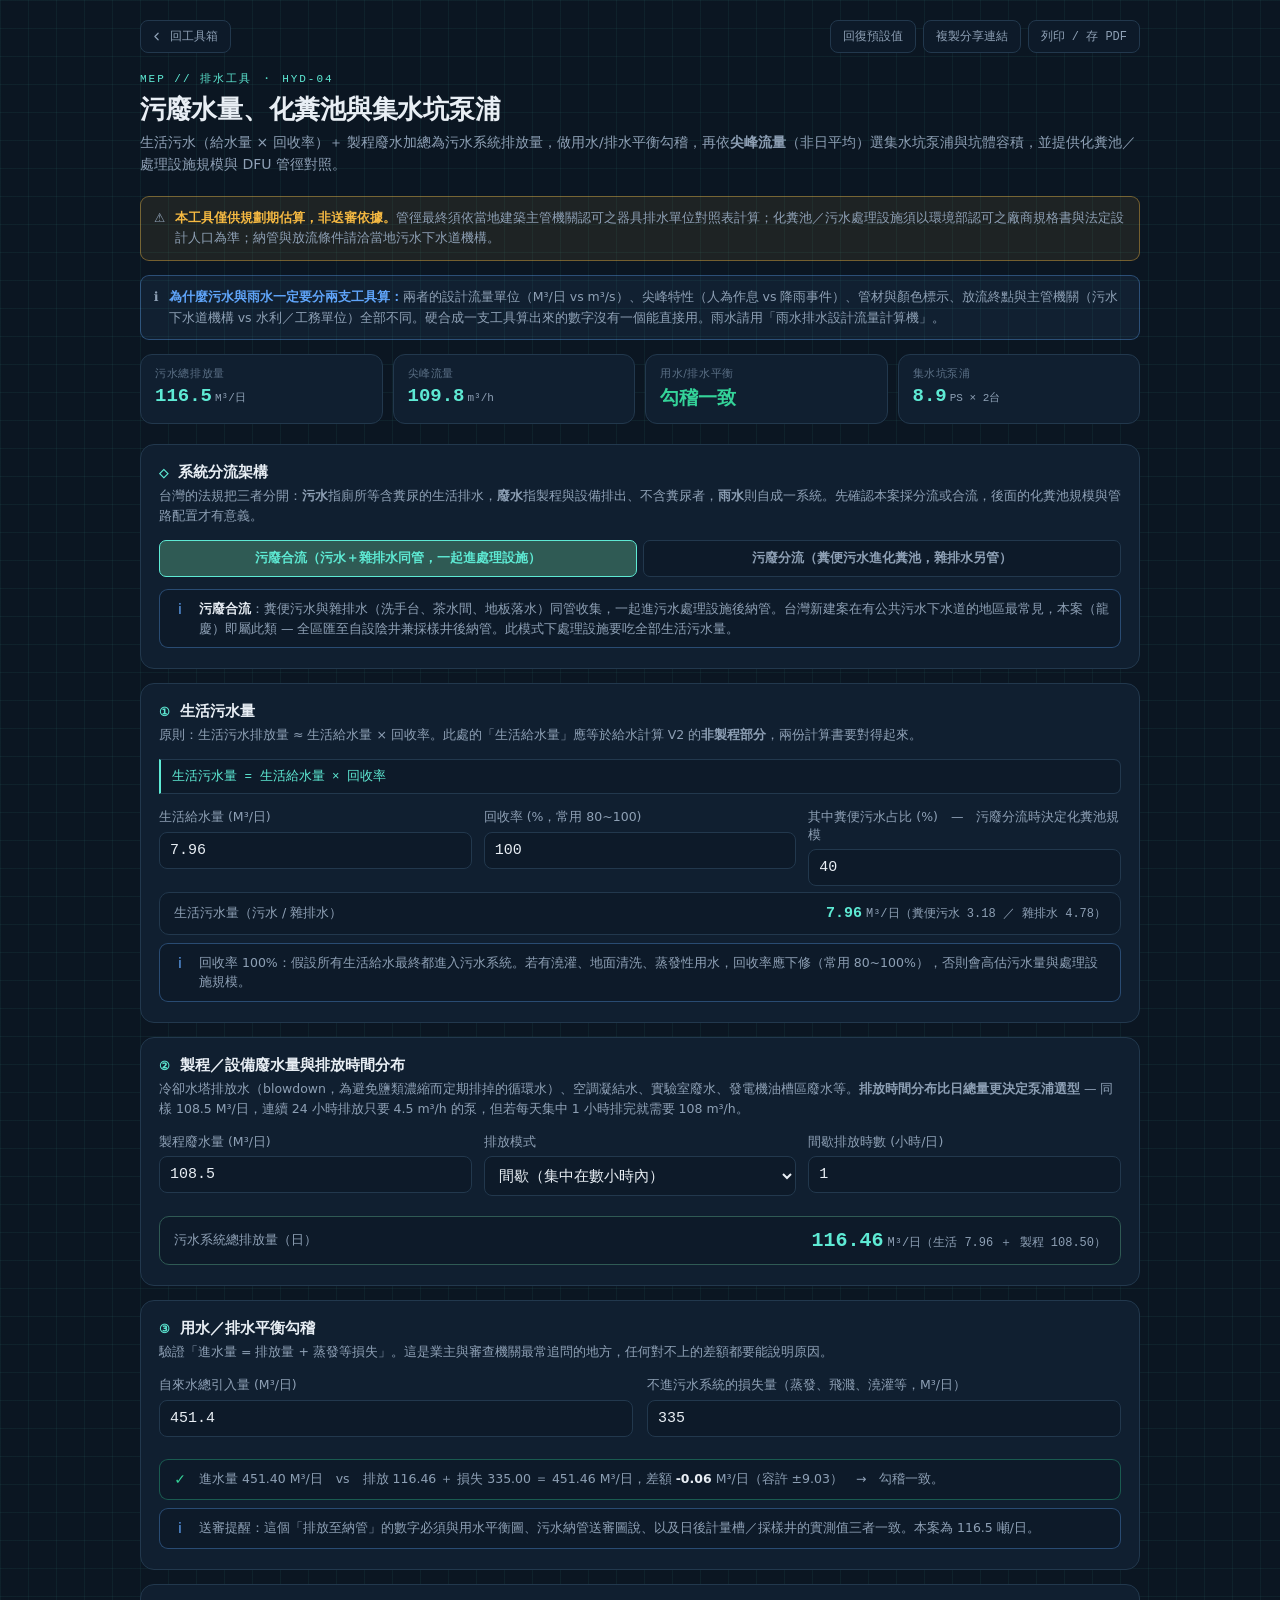
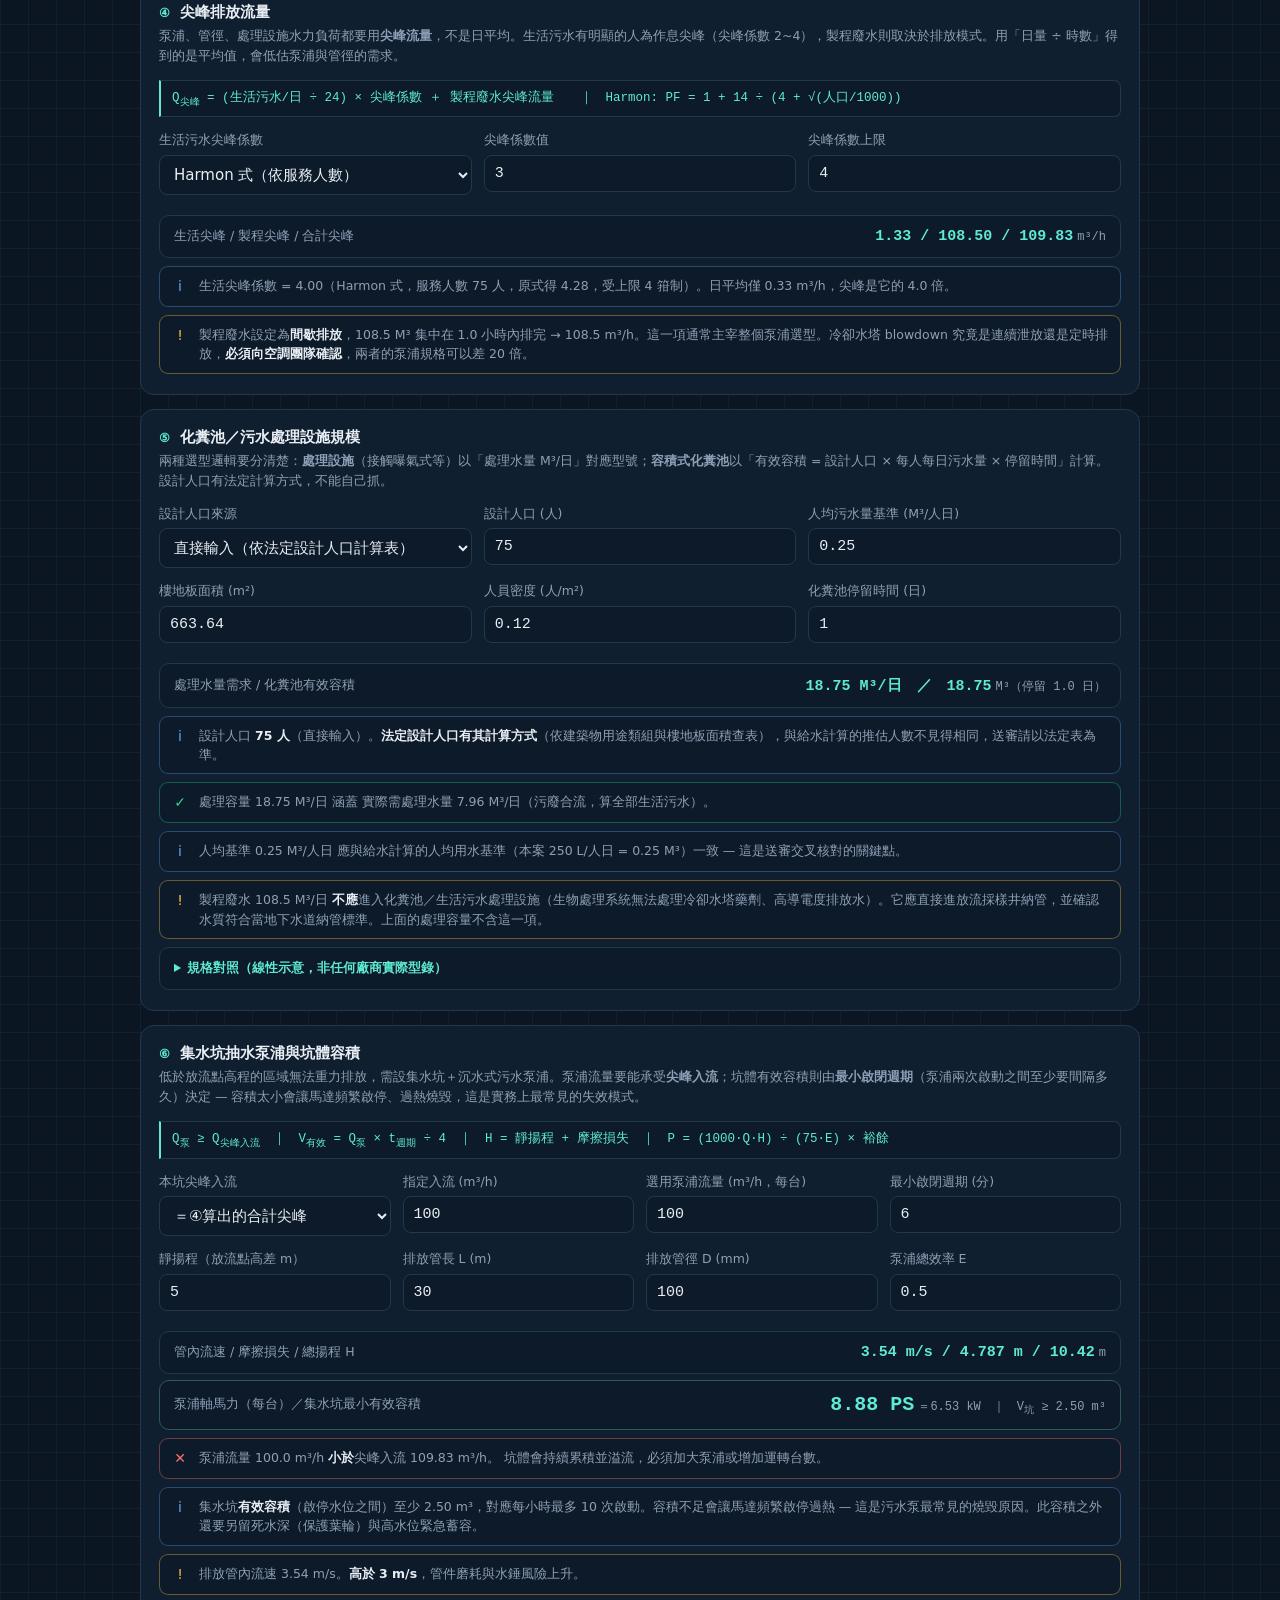
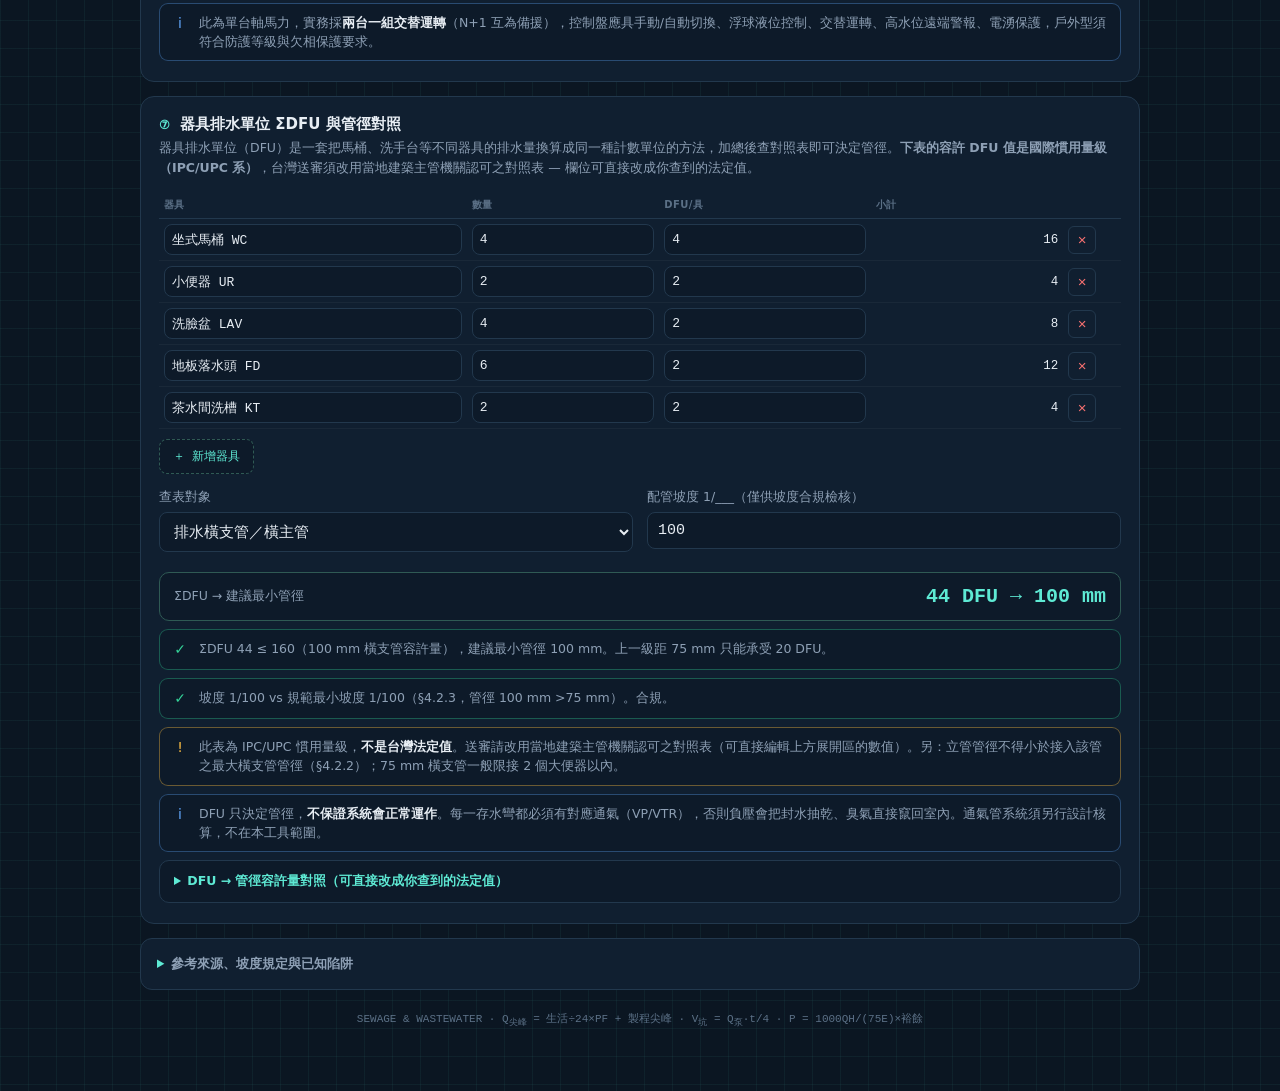
<file: tools/sewage-septic-sizing/index.html>
<!DOCTYPE html>
<html lang="zh-Hant">
<head>
<meta charset="UTF-8">
<meta name="viewport" content="width=device-width, initial-scale=1.0">
<title>污廢水量、化糞池與集水坑泵浦 — MEP 工具箱</title>
<meta name="color-scheme" content="dark light">
<style>
  :root{
    --bg:#0b1622; --panel:#101f30; --panel-2:#0d1a29;
    --grid:rgba(94,234,212,0.055); --border-real:#22384d;
    --accent:#5eead4; --accent-dim:#2f5a54; --amber:#f5b942;
    --good:#34d399; --bad:#f87171; --info:#60a5fa;
    --text:#e8eef4; --text-dim:#8ea0b5; --text-dimmer:#5b7086;
    --mono:ui-monospace,SFMono-Regular,'SF Mono',Menlo,Consolas,'Liberation Mono','Noto Sans Mono',monospace;
    --sans:system-ui,-apple-system,'Segoe UI',Roboto,'Noto Sans TC','PingFang TC','Microsoft JhengHei',sans-serif;
  }
  *{box-sizing:border-box;}
  body{
    margin:0;
    background:
      linear-gradient(var(--grid) 1px, transparent 1px) 0 0/28px 28px,
      linear-gradient(90deg, var(--grid) 1px, transparent 1px) 0 0/28px 28px,
      var(--bg);
    color:var(--text); font-family:var(--sans);
    padding:20px 14px 60px; -webkit-font-smoothing:antialiased;
  }
  .wrap{ max-width:1000px; margin:0 auto; }
  .eyebrow{ font-family:var(--mono); font-size:11px; letter-spacing:0.18em; color:var(--accent); text-transform:uppercase; margin-bottom:6px; }
  h1{ font-size:26px; margin:0 0 4px; font-weight:700; letter-spacing:-0.01em; }
  .subtitle{ color:var(--text-dim); font-size:14px; margin:0 0 20px; line-height:1.6; }

  .topbar{ display:flex; align-items:center; justify-content:space-between; gap:12px; margin-bottom:18px; flex-wrap:wrap; }
  .back{ display:inline-flex; align-items:center; gap:7px; font-family:var(--mono); font-size:12px; color:var(--text-dim); text-decoration:none; padding:7px 12px 7px 9px; border-radius:8px; border:1px solid var(--border-real); background:var(--panel-2); transition:color .15s,border-color .15s; }
  .back:hover{ color:var(--accent); border-color:var(--accent-dim); }
  .back svg{ width:13px; height:13px; stroke:currentColor; fill:none; stroke-width:2.2; stroke-linecap:round; stroke-linejoin:round; }
  .actions{ display:flex; gap:7px; flex-wrap:wrap; }
  .action-btn{ font-family:var(--mono); font-size:12px; color:var(--text-dim); padding:7px 12px; border-radius:8px; cursor:pointer; border:1px solid var(--border-real); background:var(--panel-2); transition:color .15s,border-color .15s; }
  .action-btn:hover{ color:var(--accent); border-color:var(--accent-dim); }
  .action-btn.done{ color:var(--good); border-color:rgba(52,211,153,.45); }
  .action-btn:focus-visible, .add-row-btn:focus-visible, .rm-btn:focus-visible,
  .toggle-pair button:focus-visible, .seg-btn:focus-visible,
  input:focus-visible, select:focus-visible, summary:focus-visible{
    outline:2px solid var(--accent); outline-offset:2px;
  }

  .summary{ display:grid; grid-template-columns:repeat(4,1fr); gap:10px; margin-bottom:20px; }
  @media (max-width:760px){ .summary{ grid-template-columns:repeat(2,1fr); } }
  .sum-item{ background:var(--panel); border:1px solid var(--border-real); border-radius:12px; padding:12px 14px; }
  .sum-item .k{ font-size:10.5px; color:var(--text-dimmer); letter-spacing:.06em; text-transform:uppercase; margin-bottom:4px; }
  .sum-item .v{ font-family:var(--mono); font-size:19px; color:var(--accent); font-weight:700; word-break:break-all; }
  .sum-item .v span{ font-size:11px; color:var(--text-dim); font-weight:500; margin-left:3px; }
  .sum-item.ok .v{ color:var(--good); } .sum-item.bad .v{ color:var(--bad); }

  .step, .card{ background:var(--panel); border:1px solid var(--border-real); border-radius:14px; padding:18px 18px 20px; margin-bottom:14px; }
  .step-head{ display:flex; align-items:baseline; gap:10px; margin-bottom:4px; }
  .step-num{ font-family:var(--mono); font-size:12px; color:var(--accent); font-weight:700; }
  .step h2, .card h2{ font-size:15px; margin:0; font-weight:700; flex:1; }
  .step .step-sub{ color:var(--text-dim); font-size:12.5px; margin:2px 0 14px; line-height:1.6; }
  .formula-line{ font-family:var(--mono); font-size:12.5px; color:var(--accent); background:var(--panel-2); border:1px solid var(--border-real); border-left:2px solid var(--accent); padding:8px 11px; border-radius:0 7px 7px 0; margin:0 0 14px; overflow-x:auto; }

  .field{ margin-bottom:14px; }
  .field:last-child{ margin-bottom:0; }
  .field label{ display:block; font-size:12.5px; color:var(--text-dim); margin-bottom:6px; font-weight:500; line-height:1.4; }
  .grid2{ display:grid; grid-template-columns:1fr 1fr; gap:14px; }
  .grid3{ display:grid; grid-template-columns:repeat(3,1fr); gap:12px; }
  .grid4{ display:grid; grid-template-columns:repeat(4,1fr); gap:12px; }
  @media (max-width:720px){ .grid2,.grid3,.grid4{ grid-template-columns:1fr; } }

  input[type=number], input[type=text], select{ width:100%; background:var(--panel-2); border:1px solid var(--border-real); color:var(--text); font-family:var(--mono); font-size:15px; padding:9px 10px; border-radius:8px; outline:none; transition:border-color .15s; }
  input[type=number]:focus, input[type=text]:focus, select:focus{ border-color:var(--accent); }
  input[type=number].dirty, input[type=text].dirty{ border-color:var(--amber); }
  select{ cursor:pointer; font-family:var(--sans); }
  .sub-hint{ font-size:11.5px; color:var(--text-dimmer); margin-top:5px; font-family:var(--mono); line-height:1.5; }
  .sub-hint b{ color:var(--text-dim); }

  table.rows-table{ width:100%; border-collapse:collapse; font-size:12.5px; margin-bottom:10px; }
  table.rows-table th{ text-align:left; color:var(--text-dimmer); font-weight:600; padding:6px 5px; border-bottom:1px solid var(--border-real); font-size:10px; letter-spacing:.04em; text-transform:uppercase; }
  table.rows-table td{ padding:5px; border-bottom:1px solid rgba(255,255,255,0.04); vertical-align:middle; }
  table.rows-table input{ padding:7px; font-size:13px; }
  table.rows-table select{ padding:7px; font-size:12.5px; }
  td.calc-cell{ font-family:var(--mono); color:var(--text); text-align:right; white-space:nowrap; }
  .table-scroll{ overflow-x:auto; -webkit-overflow-scrolling:touch; }
  .table-scroll table{ min-width:600px; }
  .rm-btn{ background:transparent; border:1px solid var(--border-real); color:var(--bad); border-radius:6px; width:28px; height:28px; cursor:pointer; font-size:15px; line-height:1; }
  .add-row-btn{ font-family:var(--mono); font-size:12px; color:var(--accent); background:var(--panel-2); border:1px dashed var(--accent-dim); border-radius:8px; padding:8px 13px; cursor:pointer; }

  .result-row{ display:flex; align-items:center; justify-content:space-between; gap:14px; padding:12px 14px; background:var(--panel-2); border:1px solid var(--border-real); border-radius:10px; margin-top:6px; flex-wrap:wrap; }
  .result-row.primary{ border-color:var(--accent-dim); }
  .result-row .lbl{ font-size:12.5px; color:var(--text-dim); }
  .result-row .val{ font-family:var(--mono); font-size:20px; color:var(--accent); font-weight:700; }
  .result-row .val.sm{ font-size:15px; }
  .result-row .val span{ font-size:12px; color:var(--text-dim); font-weight:500; margin-left:4px; }

  .check{ display:flex; align-items:flex-start; gap:10px; padding:9px 11px; border-radius:9px; border:1px solid var(--border-real); background:var(--panel-2); font-size:12.5px; margin-top:8px; }
  .check .icon{ font-size:14px; width:18px; text-align:center; flex-shrink:0; line-height:1.5; }
  .check.pass{ border-color:rgba(52,211,153,0.35); } .check.pass .icon{ color:var(--good); }
  .check.fail{ border-color:rgba(248,113,113,0.4); } .check.fail .icon{ color:var(--bad); }
  .check.warn{ border-color:rgba(245,185,66,.4); } .check.warn .icon{ color:var(--amber); }
  .check.info{ border-color:rgba(96,165,250,.35); } .check.info .icon{ color:var(--info); }
  .check .txt{ color:var(--text-dim); line-height:1.55; }
  .check .txt b{ color:var(--text); }

  .toggle-pair{ display:flex; gap:6px; margin-bottom:12px; flex-wrap:wrap; }
  .toggle-pair button{ flex:1 1 140px; background:var(--panel-2); border:1px solid var(--border-real); color:var(--text-dim); font-size:12.5px; font-weight:600; padding:9px 8px; border-radius:7px; cursor:pointer; font-family:var(--sans); }
  .toggle-pair button.active{ background:var(--accent-dim); color:var(--accent); border-color:var(--accent); }

  details.sub{ margin-top:8px; background:var(--panel-2); border:1px solid var(--border-real); border-radius:10px; padding:2px 14px; }
  details.sub summary{ cursor:pointer; padding:10px 0; font-size:12.5px; color:var(--accent); font-weight:600; }
  details.sub summary::marker{ color:var(--accent); }
  details.refs{ margin-top:4px; background:var(--panel); border:1px solid var(--border-real); border-radius:12px; padding:4px 16px; }
  details.refs summary{ cursor:pointer; padding:12px 0; font-size:13px; color:var(--text-dim); font-weight:600; }
  details.refs summary::marker{ color:var(--accent); }
  .ref-table{ width:100%; border-collapse:collapse; font-size:12px; margin:6px 0 14px; }
  .ref-table th{ text-align:left; color:var(--text-dimmer); font-weight:600; padding:6px 8px; border-bottom:1px solid var(--border-real); font-size:11px;}
  .ref-table td{ padding:6px 8px; border-bottom:1px solid rgba(255,255,255,0.04); color:var(--text-dim); }
  .ref-table td.n-val{ font-family:var(--mono); color:var(--accent); }
  .ref-table tr.hi td{ background:rgba(94,234,212,.07); }
  .src-list{ font-size:11.5px; color:var(--text-dimmer); line-height:1.75; padding-bottom:14px; }
  .src-list b{ color:var(--text-dim); }

  .notice{ display:flex; gap:10px; padding:11px 13px; border-radius:9px; border:1px solid rgba(245,185,66,.4); background:rgba(245,185,66,.08); font-size:12.5px; color:var(--text-dim); line-height:1.65; margin-bottom:14px; }
  .notice b{ color:var(--amber); }
  .notice.info{ border-color:rgba(96,165,250,.35); background:rgba(96,165,250,.07); }
  .notice.info b{ color:var(--info); }

  footer.credit{ text-align:center; color:var(--text-dimmer); font-size:11px; margin-top:20px; font-family:var(--mono); line-height:1.7; }
  .print-only{ display:none; }
  .sr-only{ position:absolute; width:1px; height:1px; padding:0; margin:-1px; overflow:hidden; clip:rect(0,0,0,0); white-space:nowrap; border:0; }

  @media print{
    @page{ margin:14mm; }
    body{ background:#fff; color:#000; padding:0; font-size:11px; }
    .topbar, .add-row-btn, .rm-btn{ display:none !important; }
    .print-only{ display:block; }
    .step, .card, .result-row, .check, details, .summary, .sum-item, .notice{
      background:#fff !important; border-color:#999 !important; break-inside:avoid;
    }
    .result-row .val, .n-val, .step h2, .card h2, .eyebrow, .formula-line,
    .sum-item .v, h1, .calc-cell{ color:#000 !important; }
    .subtitle, .step-sub, .src-list, .sub-hint, .check .txt, .notice{ color:#333 !important; }
    input, select{ color:#000 !important; background:#fff !important; border-color:#bbb !important; }
    details{ display:block; } details > *:not(summary){ display:block !important; }
    details summary{ color:#000 !important; font-weight:700; }
    a[href]:after{ content:''; }
  }
  @media (prefers-reduced-motion:reduce){ *{ transition:none !important; } }
</style>
</head>
<body>
<div class="wrap">
  <nav class="topbar">
    <a class="back" href="../../">
      <svg viewBox="0 0 24 24" aria-hidden="true"><path d="M15 18l-6-6 6-6"/></svg>
      回工具箱
    </a>
    <div class="actions">
      <button class="action-btn" id="btnReset" type="button">回復預設值</button>
      <button class="action-btn" id="btnShare" type="button">複製分享連結</button>
      <button class="action-btn" id="btnPrint" type="button">列印 / 存 PDF</button>
    </div>
  </nav>
  <div class="print-only" style="font-size:10px;color:#555;margin-bottom:8px;" id="printStamp"></div>

  <div class="eyebrow">MEP // 排水工具 ・ HYD-04</div>
  <h1>污廢水量、化糞池與集水坑泵浦</h1>
  <p class="subtitle">生活污水（給水量 × 回收率）＋ 製程廢水加總為污水系統排放量，做用水/排水平衡勾稽，再依<b>尖峰流量</b>（非日平均）選集水坑泵浦與坑體容積，並提供化糞池／處理設施規模與 DFU 管徑對照。</p>

  <div class="notice">
    <span aria-hidden="true">⚠️</span>
    <span><b>本工具僅供規劃期估算，非送審依據。</b>管徑最終須依當地建築主管機關認可之器具排水單位對照表計算；化糞池／污水處理設施須以環境部認可之廠商規格書與法定設計人口為準；納管與放流條件請洽當地污水下水道機構。</span>
  </div>
  <div class="notice info">
    <span aria-hidden="true">ℹ️</span>
    <span><b>為什麼污水與雨水一定要分兩支工具算：</b>兩者的設計流量單位（M³/日 vs m³/s）、尖峰特性（人為作息 vs 降雨事件）、管材與顏色標示、放流終點與主管機關（污水下水道機構 vs 水利／工務單位）全部不同。硬合成一支工具算出來的數字沒有一個能直接用。雨水請用「雨水排水設計流量計算機」。</span>
  </div>

  <div class="summary" id="summary"></div>


  <!-- STEP 0 -->
  <div class="step">
    <div class="step-head"><span class="step-num">◇</span><h2>系統分流架構</h2></div>
    <div class="step-sub">台灣的法規把三者分開：<b>污水</b>指廁所等含糞尿的生活排水，<b>廢水</b>指製程與設備排出、不含糞尿者，<b>雨水</b>則自成一系統。先確認本案採分流或合流，後面的化糞池規模與管路配置才有意義。</div>
    <div class="toggle-pair">
      <button id="sysCombined" type="button">污廢合流（污水＋雜排水同管，一起進處理設施）</button>
      <button id="sysSeparate" type="button">污廢分流（糞便污水進化糞池，雜排水另管）</button>
    </div>
    <div id="sysNote"></div>
  </div>

  <!-- STEP 1 -->
  <div class="step">
    <div class="step-head"><span class="step-num">①</span><h2>生活污水量</h2></div>
    <div class="step-sub">原則：生活污水排放量 ≈ 生活給水量 × 回收率。此處的「生活給水量」應等於給水計算 V2 的<b>非製程部分</b>，兩份計算書要對得起來。</div>
    <div class="formula-line">生活污水量 = 生活給水量 × 回收率</div>
    <div class="grid3">
      <div class="field"><label for="domesticSupply">生活給水量 (M³/日)</label><input type="number" id="domesticSupply" step="0.01" min="0"></div>
      <div class="field"><label for="recoveryRate">回收率 (%，常用 80~100)</label><input type="number" id="recoveryRate" step="1" min="0" max="100"></div>
      <div class="field"><label for="blackRatio">其中糞便污水占比 (%)　—　污廢分流時決定化糞池規模</label><input type="number" id="blackRatio" step="5" min="0" max="100"></div>
    </div>
    <div class="result-row"><span class="lbl">生活污水量（污水 / 雜排水）</span><span class="val sm" id="outDomesticSewage">—</span></div>
    <div id="domChecks"></div>
  </div>

  <!-- STEP 2 -->
  <div class="step">
    <div class="step-head"><span class="step-num">②</span><h2>製程／設備廢水量與排放時間分布</h2></div>
    <div class="step-sub">冷卻水塔排放水（blowdown，為避免鹽類濃縮而定期排掉的循環水）、空調凝結水、實驗室廢水、發電機油槽區廢水等。<b>排放時間分布比日總量更決定泵浦選型</b> — 同樣 108.5 M³/日，連續 24 小時排放只要 4.5 m³/h 的泵，但若每天集中 1 小時排完就需要 108 m³/h。</div>
    <div class="grid3">
      <div class="field"><label for="processWaste">製程廢水量 (M³/日)</label><input type="number" id="processWaste" step="0.1" min="0"></div>
      <div class="field"><label for="procMode">排放模式</label>
        <select id="procMode">
          <option value="cont">連續（24 小時均勻）</option>
          <option value="batch">間歇（集中在數小時內）</option>
        </select>
      </div>
      <div class="field"><label for="procHours">間歇排放時數 (小時/日)</label><input type="number" id="procHours" step="0.5" min="0.1"></div>
    </div>
    <div class="result-row primary"><span class="lbl">污水系統總排放量（日）</span><span class="val" id="outTotalSewage">—</span></div>
  </div>

  <!-- STEP 3 -->
  <div class="step">
    <div class="step-head"><span class="step-num">③</span><h2>用水／排水平衡勾稽</h2></div>
    <div class="step-sub">驗證「進水量 = 排放量 + 蒸發等損失」。這是業主與審查機關最常追問的地方，任何對不上的差額都要能說明原因。</div>
    <div class="grid2">
      <div class="field"><label for="totalIntake">自來水總引入量 (M³/日)</label><input type="number" id="totalIntake" step="0.1" min="0"></div>
      <div class="field"><label for="otherLoss">不進污水系統的損失量（蒸發、飛濺、澆灌等，M³/日）</label><input type="number" id="otherLoss" step="0.1" min="0"></div>
    </div>
    <div id="balanceCheck"></div>
  </div>

  <!-- STEP 4 -->
  <div class="step">
    <div class="step-head"><span class="step-num">④</span><h2>尖峰排放流量</h2></div>
    <div class="step-sub">泵浦、管徑、處理設施水力負荷都要用<b>尖峰流量</b>，不是日平均。生活污水有明顯的人為作息尖峰（尖峰係數 2~4），製程廢水則取決於排放模式。用「日量 ÷ 時數」得到的是平均值，會低估泵浦與管徑的需求。</div>
    <div class="formula-line">Q<sub>尖峰</sub> = (生活污水/日 ÷ 24) × 尖峰係數 ＋ 製程廢水尖峰流量　　｜　Harmon: PF = 1 + 14 ÷ (4 + √(人口/1000))</div>
    <div class="grid3">
      <div class="field"><label for="pfMode">生活污水尖峰係數</label>
        <select id="pfMode">
          <option value="harmon">Harmon 式（依服務人數）</option>
          <option value="manual">手動指定</option>
        </select>
      </div>
      <div class="field"><label for="pfManual">尖峰係數值</label><input type="number" id="pfManual" step="0.1" min="1"></div>
      <div class="field"><label for="pfCap">尖峰係數上限</label><input type="number" id="pfCap" step="0.5" min="1"></div>
    </div>
    <div class="result-row"><span class="lbl">生活尖峰 / 製程尖峰 / 合計尖峰</span><span class="val sm" id="outPeak">—</span></div>
    <div id="peakChecks"></div>
  </div>

  <!-- STEP 5 -->
  <div class="step">
    <div class="step-head"><span class="step-num">⑤</span><h2>化糞池／污水處理設施規模</h2></div>
    <div class="step-sub">兩種選型邏輯要分清楚：<b>處理設施</b>（接觸曝氣式等）以「處理水量 M³/日」對應型號；<b>容積式化糞池</b>以「有效容積 = 設計人口 × 每人每日污水量 × 停留時間」計算。設計人口有法定計算方式，不能自己抓。</div>
    <div class="grid3">
      <div class="field"><label for="popMode">設計人口來源</label>
        <select id="popMode">
          <option value="manual">直接輸入（依法定設計人口計算表）</option>
          <option value="area">由樓地板面積 × 人員密度推估</option>
          <option value="flow">由污水量 ÷ 人均基準反推</option>
        </select>
      </div>
      <div class="field"><label for="septicPop">設計人口 (人)</label><input type="number" id="septicPop" step="1" min="0"></div>
      <div class="field"><label for="septicUnit">人均污水量基準 (M³/人日)</label><input type="number" id="septicUnit" step="0.01" min="0.01"></div>
    </div>
    <div class="grid3">
      <div class="field"><label for="popArea">樓地板面積 (m²)</label><input type="number" id="popArea" step="1" min="0"></div>
      <div class="field"><label for="popDensity">人員密度 (人/m²)</label><input type="number" id="popDensity" step="0.01" min="0"></div>
      <div class="field"><label for="septicRetention">化糞池停留時間 (日)</label><input type="number" id="septicRetention" step="0.5" min="0.1"></div>
    </div>
    <div class="result-row"><span class="lbl">處理水量需求 / 化糞池有效容積</span><span class="val sm" id="outSeptic">—</span></div>
    <div id="septicChecks"></div>
    <details class="sub">
      <summary>規格對照（線性示意，非任何廠商實際型錄）</summary>
      <table class="ref-table" id="septicTable">
        <thead><tr><th>型號示例</th><th>處理水量 (M³/日)</th><th>參考服務人數</th><th>判定</th></tr></thead>
        <tbody></tbody>
      </table>
      <div class="src-list">上表依 0.25 M³/人日基準線性推算，僅供抓級距。實際選型須以環境部認可登記之廠商型錄為準，並確認 FRP 材質符合 CNS 11659（抗拉／抗折強度、玻纖含量、耐藥品性）、人孔蓋符合 CNS 2472 氣密式、生物擔體比表面積等規範要求。</div>
    </details>
  </div>

  <!-- STEP 6 -->
  <div class="step">
    <div class="step-head"><span class="step-num">⑥</span><h2>集水坑抽水泵浦與坑體容積</h2></div>
    <div class="step-sub">低於放流點高程的區域無法重力排放，需設集水坑＋沉水式污水泵浦。泵浦流量要能承受<b>尖峰入流</b>；坑體有效容積則由<b>最小啟閉週期</b>（泵浦兩次啟動之間至少要間隔多久）決定 — 容積太小會讓馬達頻繁啟停、過熱燒毀，這是實務上最常見的失效模式。</div>
    <div class="formula-line">Q<sub>泵</sub> ≥ Q<sub>尖峰入流</sub>　｜　V<sub>有效</sub> = Q<sub>泵</sub> × t<sub>週期</sub> ÷ 4　｜　H = 靜揚程 + 摩擦損失　｜　P = (1000·Q·H) ÷ (75·E) × 裕餘</div>
    <div class="grid4">
      <div class="field"><label for="pitQmode">本坑尖峰入流</label>
        <select id="pitQmode">
          <option value="auto">＝④算出的合計尖峰</option>
          <option value="manual">手動指定本分區流量</option>
        </select>
      </div>
      <div class="field"><label for="pitQman">指定入流 (m³/h)</label><input type="number" id="pitQman" step="1" min="0"></div>
      <div class="field"><label for="pumpQ">選用泵浦流量 (m³/h，每台)</label><input type="number" id="pumpQ" step="1" min="0"></div>
      <div class="field"><label for="cycleMin">最小啟閉週期 (分)</label><input type="number" id="cycleMin" step="1" min="1"></div>
    </div>
    <div class="grid4">
      <div class="field"><label for="pitStatic">靜揚程（放流點高差 m）</label><input type="number" id="pitStatic" step="0.5" min="0"></div>
      <div class="field"><label for="pitLen">排放管長 L (m)</label><input type="number" id="pitLen" step="1" min="0"></div>
      <div class="field"><label for="pitD">排放管徑 D (mm)</label><input type="number" id="pitD" step="5" min="10"></div>
      <div class="field"><label for="pitEff">泵浦總效率 E</label><input type="number" id="pitEff" step="0.05" min="0.05" max="1"></div>
    </div>
    <div class="result-row"><span class="lbl">管內流速 / 摩擦損失 / 總揚程 H</span><span class="val sm" id="outPitHead">—</span></div>
    <div class="result-row primary"><span class="lbl">泵浦軸馬力（每台）／集水坑最小有效容積</span><span class="val" id="outPitPump">—</span></div>
    <div id="pitChecks"></div>
  </div>

  <!-- STEP 7 -->
  <div class="step">
    <div class="step-head"><span class="step-num">⑦</span><h2>器具排水單位 ΣDFU 與管徑對照</h2></div>
    <div class="step-sub">器具排水單位（DFU）是一套把馬桶、洗手台等不同器具的排水量換算成同一種計數單位的方法，加總後查對照表即可決定管徑。<b>下表的容許 DFU 值是國際慣用量級（IPC/UPC 系）</b>，台灣送審須改用當地建築主管機關認可之對照表 — 欄位可直接改成你查到的法定值。</div>
    <div class="table-scroll">
      <table class="rows-table">
        <caption class="sr-only">衛生器具數量與排水單位</caption>
        <thead><tr><th style="width:32%">器具</th><th style="width:20%">數量</th><th style="width:22%">DFU/具</th><th style="width:20%">小計</th><th style="width:6%"></th></tr></thead>
        <tbody id="dfuRows"></tbody>
      </table>
    </div>
    <button class="add-row-btn" id="dfuAddRow" type="button">＋ 新增器具</button>
    <div class="grid2" style="margin-top:14px;">
      <div class="field"><label for="dfuTarget">查表對象</label>
        <select id="dfuTarget">
          <option value="branch">排水橫支管／橫主管</option>
          <option value="stack">排水立管（3 層以下）</option>
        </select>
      </div>
      <div class="field"><label for="dfuSlope">配管坡度 1/___（僅供坡度合規檢核）</label><input type="number" id="dfuSlope" step="10" min="1"></div>
    </div>
    <div class="result-row primary"><span class="lbl">ΣDFU → 建議最小管徑</span><span class="val" id="outDfu">—</span></div>
    <div id="dfuChecks"></div>
    <details class="sub">
      <summary>DFU → 管徑容許量對照（可直接改成你查到的法定值）</summary>
      <div class="table-scroll">
        <table class="rows-table">
          <thead><tr><th style="width:34%">管徑 (mm)</th><th style="width:33%">橫支管容許 DFU</th><th style="width:33%">立管容許 DFU</th></tr></thead>
          <tbody id="capRows"></tbody>
        </table>
      </div>
      <div class="sub-hint">來源：IPC/UPC 慣用量級。台灣依「下水道用戶排水設備標準」、CNS 3620 及各地方主管機關內規，數值可能不同，<b>送審前務必逐案查核當地現行版本</b>。另注意：75 mm 橫支管一般限接 2 個大便器以內，此限制未寫進上表。</div>
    </details>
  </div>


  <details class="refs">
    <summary>參考來源、坡度規定與已知陷阱</summary>
    <table class="ref-table">
      <caption class="sr-only">排水橫管坡度規定</caption>
      <thead><tr><th>管徑 (mm)</th><th>§4.2.3 條文最小坡度</th><th>表 4-1 標準坡度 / 最小坡度</th></tr></thead>
      <tbody>
        <tr><td>30 ~ 65</td><td class="n-val">1/50</td><td class="n-val">1/25~1/50 ／ 1/50</td></tr>
        <tr><td>75</td><td class="n-val">1/50</td><td class="n-val">1/50 ／ 1/100</td></tr>
        <tr><td>100</td><td class="n-val">1/100</td><td class="n-val">1/50~1/100 ／ 1/150</td></tr>
        <tr><td>125</td><td class="n-val">1/100</td><td class="n-val">1/50~1/100 ／ 1/150</td></tr>
        <tr><td>150</td><td class="n-val">1/100</td><td class="n-val">— ／ 1/200</td></tr>
        <tr><td>200 以上</td><td class="n-val">1/100</td><td class="n-val">最小流速 ≥ 0.6 m/s 時坡度可較平緩（§4.2.6）</td></tr>
      </tbody>
    </table>
    <div class="src-list">
      <b>坡度：</b>《建築物給水排水設備設計技術規範》§4.2.3「管徑小於 75 公釐（含）時坡度不得小於 1/50，超過 75 公釐時不得小於 1/100」；表 4-1 另列較寬鬆的最小坡度，§4.2.6 允許管徑 ≥200 mm 且流速 ≥0.6 m/s 時坡度較平緩。條文與表格之間存在落差，設計時建議以條文（較嚴）為準並在計算書內註明依據。排水管最小管徑 30 mm（§4.1.2）。<br>
      <b>器具排水單位：</b>§4.2.1「估算衛生設備排水量之數值稱為排水設備單位」，§4.2.2「立管管徑不得小於接入該管之最大橫支管管徑」；完整對照表在規範附錄第 3 章，各地方主管機關另有內規。<br>
      <b>尖峰係數：</b>Harmon 式 PF = 1 + 14/(4+√(P/1000))，P 為服務人數；小型建築常直接取 3~4。製程廢水（如冷卻水塔 blowdown）通常不適用人為作息尖峰係數，應依實際排放時程決定。<br>
      <b>集水坑有效容積：</b>V = Q<sub>泵</sub> × t<sub>週期</sub> ÷ 4。此式來自「入流 = 泵浦流量的一半時，啟閉週期最短」的極值條件，是水泵坑設計的標準做法。t<sub>週期</sub> 由馬達每小時容許啟動次數決定（小型沉水泵常取 10~15 次/hr → 週期 4~6 分）。<br>
      <b>⚠ 已知陷阱（本工具已處理）：</b><br>
      　1. <b>「日污水量 ÷ 抽水時數」不是泵浦流量。</b>那是平均值。泵浦必須吃得下尖峰入流，否則坑體溢流。<br>
      　2. <b>製程廢水的排放時間分布決定一切。</b>本案 blowdown 108.5 M³/日，若連續排放僅需 4.5 m³/h，但若集中 1 小時排完就需要約 108 m³/h — 這正是圖說上放流採樣井選用 Q=100 m³/h 泵浦的量級。單看日總量會差 20 倍以上。<br>
      　3. <b>放流點揚程必須進入計算。</b>靜揚程加上摩擦損失與速度水頭才是總揚程，馬力由總揚程決定。<br>
      　4. <b>化糞池「容積」與處理設施「處理水量」是兩件事</b>，單位分別是 M³ 與 M³/日，不可混用。<br>
      <b>範例數值來源：</b>龍慶 27MW 案 MIC-VB-DS-DWG-0001 污排水系統設計圖說 C 版、MIC-VB-DS-DWG-0002 污水納管送審圖說 B 版、MIC-VB-WS-DWG-0003 用水平衡圖（生活 7.9＋blowdown 108.5＝納管 116.4 噸/日）。<br>
      <b>不在本工具範圍：</b>通氣管系統設計（每一存水彎均須有對應通氣，是排水系統能否正常運作的關鍵，須另行核算）、油脂截留器、放流水質處理與採樣設施、廢水分流後的個別處理需求。
    </div>
  </details>

  <footer class="credit">SEWAGE &amp; WASTEWATER · Q<sub>尖峰</sub> = 生活÷24×PF + 製程尖峰 · V<sub>坑</sub> = Q<sub>泵</sub>·t/4 · P = 1000QH/(75E)×裕餘</footer>
</div>

<script>

/* ══ 共用工具函式 ══════════════════════════════════════════════ */
function fmt(x, d){
  if(x===null || x===undefined || typeof x!=='number' || !isFinite(x)) return '—';
  return x.toLocaleString('en-US',{minimumFractionDigits:d, maximumFractionDigits:d});
}
function num(v, fallback){
  const n = parseFloat(v);
  return isFinite(n) ? n : (fallback===undefined ? NaN : fallback);
}
function $(id){ return document.getElementById(id); }

/* 依「取最接近但不小於計算值」的原則挑標準管徑（管徑只能往上取，不能往下） */
function parseSizes(str){
  return String(str).split(/[,，\s]+/).map(s=>parseFloat(s)).filter(n=>isFinite(n)&&n>0).sort((a,b)=>a-b);
}
function nextStandard(list, value){
  const arr = Array.isArray(list) ? list : parseSizes(list);
  if(!arr.length || !isFinite(value)) return null;
  for(const s of arr){ if(s >= value - 1e-9) return s; }
  return null;              // 超出表列範圍 → 回 null，讓 UI 明確講「超出對照表」
}

/* 綁定數字/文字輸入：不重建 DOM，因此不會失焦。
   commit(value, el) 由呼叫端決定要寫進 state 的哪裡。

   數字欄位在「空白或還沒打完」（parseFloat 得不到有限值）時**完全不寫 state**，
   只讓輸入框維持使用者正在打的字。這樣把欄位清空不會把 state 換成 fallback
   值 —— 舊寫法在清空坡度欄位時會把 S_denom 直接變成 1，計算結果瞬間跳掉，
   失焦後又把那個 1 填回欄位，使用者原本的數值就永久消失了。 */
function bindInput(el, getter, commit, opts){
  if(!el) return;
  opts = opts || {};
  el.value = getter();
  el.addEventListener('input', ()=>{
    if(el.type === 'number'){
      const raw = num(el.value, NaN);
      if(!isFinite(raw)) return;        // 空白／半成品：保留 state，等 blur 再正規化
      commit(raw, el);
    } else {
      commit(el.value, el);
    }
    if(opts.markDirty) el.classList.add('dirty');
    render();
  });
  /* 失焦時才做正規化：把空白補回 state 裡現存的有效值 */
  el.addEventListener('blur', ()=>{
    const v = getter();
    if(el.type==='number' && (el.value==='' || !isFinite(num(el.value,NaN)))){
      el.value = (v===null||v===undefined||!isFinite(v)) ? '' : v;
      render();
    }
  });
}

/* 檢核列 */
function addCheck(container, kind, html){
  const icon = {pass:'✓', fail:'✕', warn:'!', info:'i'}[kind] || 'i';
  const d = document.createElement('div');
  d.className = 'check ' + kind;
  d.innerHTML = '<span class="icon" aria-hidden="true">'+icon+'</span><span class="txt">'+html+'</span>';
  container.appendChild(d);
  return d;
}
function ck(cond){ return cond ? 'pass' : 'fail'; }

/* ══ 網址狀態同步 ══════════════════════════════════════════════
   只寫「與預設值不同」的欄位，並且 debounce，
   避免每個 keystroke 都打一次 history API（舊版會拖慢輸入並塞爆網址）。 */
let _hashTimer = null;
function serialize(state, defaults){
  const diff = {};
  for(const k of Object.keys(state)){
    if(JSON.stringify(state[k]) !== JSON.stringify(defaults[k])) diff[k] = state[k];
  }
  return Object.keys(diff).length ? btoa(unescape(encodeURIComponent(JSON.stringify(diff)))) : '';
}
function writeHash(){
  clearTimeout(_hashTimer);
  _hashTimer = setTimeout(()=>{
    const s = serialize(state, DEFAULTS);
    history.replaceState(null, '', s ? '#s='+s : location.pathname + location.search);
  }, 250);
}
function readHash(){
  if(!location.hash || location.hash.length < 3) return;
  const raw = location.hash.slice(1);
  const m = raw.match(/^s=(.*)$/);
  try{
    if(m){
      Object.assign(state, JSON.parse(decodeURIComponent(escape(atob(m[1])))));
    } else {
      /* 相容舊版連結：#s=<原始 JSON> 或 ?s=... */
      const p = new URLSearchParams(raw);
      if(p.has('s')) Object.assign(state, JSON.parse(p.get('s')));
      if(p.has('rows')) state.rows = JSON.parse(p.get('rows'));
      if(p.has('idf'))  Object.assign(state.idf, JSON.parse(p.get('idf')));
      if(p.has('im'))   state.iMode = p.get('im');
      if(p.has('iman')) state.iManual = num(p.get('iman'), state.iManual);
    }
  }catch(e){ console.warn('網址參數解析失敗，改用預設值', e); }
}

/* ══ 分享 / 列印 / 重設 ═════════════════════════════════════════ */
function initTopbar(){
  const btnShare = $('btnShare');
  if(btnShare) btnShare.onclick = async function(){
    const s = serialize(state, DEFAULTS);
    history.replaceState(null, '', s ? '#s='+s : location.pathname + location.search);
    const url = location.href;
    try{ await navigator.clipboard.writeText(url); }
    catch(e){
      const ta = document.createElement('textarea');
      ta.value = url; ta.style.position='fixed'; ta.style.opacity='0';
      document.body.appendChild(ta); ta.select();
      try{ document.execCommand('copy'); }catch(_){ window.prompt('複製這段網址：', url); }
      document.body.removeChild(ta);
    }
    this.textContent = '已複製連結'; this.classList.add('done');
    setTimeout(()=>{ this.textContent='複製分享連結'; this.classList.remove('done'); }, 2000);
  };
  const btnPrint = $('btnPrint');
  if(btnPrint) btnPrint.onclick = ()=>{
    document.querySelectorAll('details').forEach(d=>d.open = true);
    window.print();
  };
  const btnReset = $('btnReset');
  if(btnReset) btnReset.onclick = ()=>{
    if(!window.confirm('把所有欄位回復成預設值？目前輸入會被清掉。')) return;
    history.replaceState(null, '', location.pathname + location.search);
    location.reload();
  };
  const stamp = $('printStamp');
  if(stamp) stamp.textContent = '產出時間 ' + new Date().toLocaleString('zh-TW', {hour12:false});
}


/* ══════════════════════════════════════════════════════════════
   HYD-04 污廢水量、化糞池與集水坑泵浦
   ══════════════════════════════════════════════════════════════ */
const G = 9.8;

const CALC = {
  domestic(supply, recoveryPct){ return supply * (recoveryPct/100); },

  /* Harmon 尖峰係數：PF = 1 + 14/(4 + √(P/1000))，P 為服務人數 */
  harmonPF(pop){
    if(!(pop>0)) return NaN;
    return 1 + 14/(4 + Math.sqrt(pop/1000));
  },

  /* 尖峰流量 m³/h。生活污水套尖峰係數；製程廢水依排放模式攤在實際排放時數上 */
  peakFlow(st, domesticDaily, pf){
    const domPeak  = domesticDaily/24 * pf;
    const procHrs  = st.procMode==='batch' ? Math.max(0.1, st.procHours) : 24;
    const procPeak = st.processWaste / procHrs;
    return { domPeak, procPeak, total: domPeak + procPeak, procHrs };
  },

  /* 集水坑有效容積：入流 = Q泵/2 時啟閉週期最短 → V = Q泵 · t / 4 */
  pitVolume(pumpQm3h, cycleMin){
    if(!(pumpQm3h>0) || !(cycleMin>0)) return NaN;
    return pumpQm3h/60 * cycleMin / 4;   // m³
  },
  cycleTime(pumpQm3h, inflowM3h, volM3){
    /* 實際週期 = 充水時間 + 排空時間（單台運轉） */
    if(!(volM3>0) || !(pumpQm3h>inflowM3h) || !(inflowM3h>0)) return NaN;
    return volM3/inflowM3h*60 + volM3/(pumpQm3h-inflowM3h)*60;  // 分
  },

  pipeVelocity(Qm3h, Dmm){
    const A = Math.PI/4*Math.pow(Dmm/1000, 2);
    return A>0 ? (Qm3h/3600)/A : NaN;
  },
  friction(L, Dmm, V, f){
    const Dm = Dmm/1000;
    return Dm>0 ? f*(L/Dm)*V*V/(2*G) : NaN;
  },
  pumpPS(Qm3h, H, E, margin){
    if(!(E>0)) return NaN;
    return (1000 * (Qm3h/3600) * H) / (75*E) * margin;
  },
};

const DFU_CAP = [
  {d:50,  branch:6,   stack:10},
  {d:65,  branch:12,  stack:20},
  {d:75,  branch:20,  stack:30},
  {d:100, branch:160, stack:240},
  {d:125, branch:360, stack:540},
  {d:150, branch:620, stack:960},
  {d:200, branch:1400,stack:2200},
];

const DEFAULTS = {
  sys:'combined',
  domesticSupply: 7.96, recoveryRate: 100, blackRatio: 40,
  processWaste: 108.5, procMode:'batch', procHours: 1,
  totalIntake: 451.4, otherLoss: 335,
  pfMode:'harmon', pfManual: 3, pfCap: 4,
  popMode:'manual', septicPop: 75, septicUnit: 0.25,
  popArea: 663.64, popDensity: 0.12, septicRetention: 1,
  pitQmode:'auto', pitQman: 100, pumpQ: 100, cycleMin: 6,
  pitStatic: 5, pitLen: 30, pitD: 100, pitEff: 0.5, pitF: 0.025, pitMargin: 1.15,
  dfuRows: [
    {label:'坐式馬桶 WC',   count:4, dfu:4},
    {label:'小便器 UR',     count:2, dfu:2},
    {label:'洗臉盆 LAV',    count:4, dfu:2},
    {label:'地板落水頭 FD', count:6, dfu:2},
    {label:'茶水間洗槽 KT', count:2, dfu:2},
  ],
  dfuTarget:'branch', dfuSlope: 100,
  caps: DFU_CAP.map(c=>({...c})),
};
let state = JSON.parse(JSON.stringify(DEFAULTS));
readHash();

/* ══ DFU 表格（建列一次） ══ */
function makeDfuRow(i){
  const tr = document.createElement('tr');
  tr._i = i;                 // 必須在 bindInput 之前設好
  tr.innerHTML =
    '<td><input type="text" aria-label="器具名稱"></td>'+
    '<td><input type="number" step="1" min="0" aria-label="數量"></td>'+
    '<td><input type="number" step="1" min="0" aria-label="每具DFU"></td>'+
    '<td class="calc-cell sub">—</td>'+
    '<td><button class="rm-btn" type="button" aria-label="刪除此列">×</button></td>';
  const [iL,iC,iD] = tr.querySelectorAll('input');
  tr._refs = {iL,iC,iD, sub:tr.querySelector('.sub')};
  bindInput(iL, ()=>state.dfuRows[tr._i].label, v=>{ state.dfuRows[tr._i].label = v; });
  bindInput(iC, ()=>state.dfuRows[tr._i].count, v=>{ state.dfuRows[tr._i].count = isFinite(v)?v:0; });
  bindInput(iD, ()=>state.dfuRows[tr._i].dfu,   v=>{ state.dfuRows[tr._i].dfu   = isFinite(v)?v:0; });
  tr.querySelector('.rm-btn').addEventListener('click', ()=>{ state.dfuRows.splice(tr._i,1); buildDfuRows(); render(); });
  return tr;
}
function buildDfuRows(){
  const tb = $('dfuRows'); tb.innerHTML='';
  state.dfuRows.forEach((r,i)=>{ const tr=makeDfuRow(i); tb.appendChild(tr);
    tr._refs.iL.value=r.label; tr._refs.iC.value=r.count; tr._refs.iD.value=r.dfu; });
}
function paintDfuRows(){
  Array.from($('dfuRows').children).forEach((tr,i)=>{
    tr._i=i; const r=state.dfuRows[i], f=tr._refs;
    if(document.activeElement!==f.iL) f.iL.value=r.label;
    if(document.activeElement!==f.iC) f.iC.value=r.count;
    if(document.activeElement!==f.iD) f.iD.value=r.dfu;
    f.sub.textContent = fmt(r.count*r.dfu, 0);
  });
}
$('dfuAddRow').onclick = ()=>{
  state.dfuRows.push({label:'新器具', count:0, dfu:2});
  buildDfuRows(); render();
  const rows=$('dfuRows').children; rows[rows.length-1]._refs.iL.focus();
};

/* ══ 容許量表格 ══ */
function buildCapRows(){
  const tb = $('capRows'); tb.innerHTML='';
  state.caps.forEach((c,i)=>{
    const tr = document.createElement('tr');
    tr.innerHTML = '<td class="calc-cell" style="text-align:left">'+c.d+'</td>'+
      '<td><input type="number" step="1" min="0" aria-label="橫支管容許DFU"></td>'+
      '<td><input type="number" step="1" min="0" aria-label="立管容許DFU"></td>';
    const [ib,is] = tr.querySelectorAll('input');
    ib.value = c.branch; is.value = c.stack;
    bindInput(ib, ()=>state.caps[i].branch, v=>{ state.caps[i].branch = isFinite(v)?v:0; });
    bindInput(is, ()=>state.caps[i].stack,  v=>{ state.caps[i].stack  = isFinite(v)?v:0; });
    tb.appendChild(tr);
  });
}

/* ══ 綁定 ══ */
$('sysCombined').onclick = ()=>{ state.sys='combined'; render(); };
$('sysSeparate').onclick = ()=>{ state.sys='separate'; render(); };
[['domesticSupply','domesticSupply'],['recoveryRate','recoveryRate'],['blackRatio','blackRatio'],
 ['processWaste','processWaste'],['procHours','procHours'],['totalIntake','totalIntake'],['otherLoss','otherLoss'],
 ['pfManual','pfManual'],['pfCap','pfCap'],['septicPop','septicPop'],['septicUnit','septicUnit'],
 ['popArea','popArea'],['popDensity','popDensity'],['septicRetention','septicRetention'],
 ['pitQman','pitQman'],['pumpQ','pumpQ'],['cycleMin','cycleMin'],['pitStatic','pitStatic'],
 ['pitLen','pitLen'],['pitD','pitD'],['pitEff','pitEff'],['dfuSlope','dfuSlope']].forEach(([id,k])=>
  bindInput($(id), ()=>state[k], v=>{ state[k] = isFinite(v)?v:0; }));
['procMode','pfMode','popMode','pitQmode','dfuTarget'].forEach(id=>{
  $(id).onchange = e=>{ state[id==='procMode'?'procMode':id] = e.target.value; render(); };
});

/* ══ 主 render ══ */
function render(){
  $('sysCombined').classList.toggle('active', state.sys==='combined');
  $('sysSeparate').classList.toggle('active', state.sys==='separate');
  ['procMode','pfMode','popMode','pitQmode','dfuTarget'].forEach(id=>{ $(id).value = state[id]; });
  $('procHours').disabled = state.procMode!=='batch';
  $('pfManual').disabled  = state.pfMode!=='manual';
  $('pitQman').disabled   = state.pitQmode!=='manual';
  $('septicPop').disabled = state.popMode!=='manual';
  $('popArea').disabled = $('popDensity').disabled = state.popMode!=='area';

  const sn = $('sysNote'); sn.innerHTML='';
  if(state.sys==='combined'){
    addCheck(sn,'info','<b>污廢合流</b>：糞便污水與雜排水（洗手台、茶水間、地板落水）同管收集，一起進污水處理設施後納管。台灣新建案在有公共污水下水道的地區最常見，本案（龍慶）即屬此類 — 全區匯至自設陰井兼採樣井後納管。此模式下處理設施要吃全部生活污水量。');
  } else {
    addCheck(sn,'info','<b>污廢分流</b>：糞便污水單獨進化糞池，雜排水另管直接排放或另行處理。化糞池只需依<b>糞便污水量</b>設計，規模較小，但雜排水的放流水質仍須符合當地標準，且兩套管路都要有完整通氣。');
    addCheck(sn,'warn','分流架構下請確認：雜排水的放流去處是否經主管機關同意？若含廚房油脂需設油脂截留器。誤把雜排水接進雨水管是稽查最常開單的項目。');
  }

  /* ① 生活污水 */
  const domSewage = CALC.domestic(state.domesticSupply, state.recoveryRate);
  const black = domSewage * state.blackRatio/100, grey = domSewage - black;
  $('outDomesticSewage').innerHTML = fmt(domSewage,2)+'<span>M³/日（糞便污水 '+fmt(black,2)+' ／ 雜排水 '+fmt(grey,2)+'）</span>';
  const dch = $('domChecks'); dch.innerHTML='';
  if(state.recoveryRate>=100) addCheck(dch,'info','回收率 100%：假設所有生活給水最終都進入污水系統。若有澆灌、地面清洗、蒸發性用水，回收率應下修（常用 80~100%），否則會高估污水量與處理設施規模。');

  /* ② 總量 */
  const totalSewage = domSewage + state.processWaste;
  $('outTotalSewage').innerHTML = fmt(totalSewage,2)+'<span>M³/日（生活 '+fmt(domSewage,2)+' ＋ 製程 '+fmt(state.processWaste,2)+'）</span>';

  /* ③ 平衡 */
  const bc = $('balanceCheck'); bc.innerHTML='';
  const expect = totalSewage + state.otherLoss;
  const diff = state.totalIntake - expect;
  const tol = Math.max(0.5, expect*0.02);
  const okBal = Math.abs(diff) <= tol;
  addCheck(bc, okBal?'pass':'warn',
    '進水量 '+fmt(state.totalIntake,2)+' M³/日　vs　排放 '+fmt(totalSewage,2)+' ＋ 損失 '+fmt(state.otherLoss,2)+' ＝ '+fmt(expect,2)+' M³/日，差額 <b>'+fmt(diff,2)+'</b> M³/日（容許 ±'+fmt(tol,2)+'）'+
    (okBal ? '　→　勾稽一致。' : '　→　<b>對不上</b>，需說明原因：澆灌／地面清洗／管線沖洗／消防測試等一次性用水，或製程用水的去向拆解有遺漏。'));
  addCheck(bc,'info','送審提醒：這個「排放至納管」的數字必須與用水平衡圖、污水納管送審圖說、以及日後計量槽／採樣井的實測值三者一致。本案為 '+fmt(totalSewage,1)+' 噸/日。');

  /* ④ 尖峰 */
  const pop = getPop(totalSewage);
  const pfRaw = state.pfMode==='harmon' ? CALC.harmonPF(pop) : state.pfManual;
  const pf = Math.min(isFinite(pfRaw)?pfRaw:1, state.pfCap);
  const PK = CALC.peakFlow(state, domSewage, pf);
  $('outPeak').innerHTML = fmt(PK.domPeak,2)+' / '+fmt(PK.procPeak,2)+' / <b>'+fmt(PK.total,2)+'</b><span>m³/h</span>';
  const pkc = $('peakChecks'); pkc.innerHTML='';
  addCheck(pkc,'info','生活尖峰係數 = '+fmt(pf,2)+(state.pfMode==='harmon'?'（Harmon 式，服務人數 '+fmt(pop,0)+' 人，原式得 '+fmt(pfRaw,2)+'，受上限 '+state.pfCap+' 箝制）':'（手動指定）')+'。日平均僅 '+fmt(domSewage/24,2)+' m³/h，尖峰是它的 '+fmt(pf,1)+' 倍。');
  if(state.procMode==='batch'){
    addCheck(pkc,'warn','製程廢水設定為<b>間歇排放</b>，'+fmt(state.processWaste,1)+' M³ 集中在 '+fmt(PK.procHrs,1)+' 小時內排完 → '+fmt(PK.procPeak,1)+' m³/h。這一項通常主宰整個泵浦選型。冷卻水塔 blowdown 究竟是連續泄放還是定時排放，<b>必須向空調團隊確認</b>，兩者的泵浦規格可以差 20 倍。');
  } else {
    addCheck(pkc,'info','製程廢水設定為連續排放，'+fmt(state.processWaste,1)+' M³/日 ÷ 24 h = '+fmt(PK.procPeak,2)+' m³/h。若實際上是定時大量排放，請切到間歇模式重算。');
  }

  /* ⑤ 化糞池 */
  const capNeed = pop * state.septicUnit;
  const septicVol = pop * state.septicUnit * state.septicRetention;
  const designQ = state.sys==='separate' ? black : domSewage;
  $('septicPop').value = state.popMode==='manual' ? state.septicPop : Math.round(pop);
  $('outSeptic').innerHTML = fmt(capNeed,2)+' M³/日　／　'+fmt(septicVol,2)+'<span>M³（停留 '+fmt(state.septicRetention,1)+' 日）</span>';
  const sc = $('septicChecks'); sc.innerHTML='';
  addCheck(sc,'info','設計人口 <b>'+fmt(pop,0)+' 人</b>（'+({manual:'直接輸入',area:'面積 '+fmt(state.popArea,0)+' m² × 密度 '+fmt(state.popDensity,2),flow:'污水量 ÷ 人均基準'}[state.popMode])+'）。<b>法定設計人口有其計算方式</b>（依建築物用途類組與樓地板面積查表），與給水計算的推估人數不見得相同，送審請以法定表為準。');
  addCheck(sc, ck(capNeed >= designQ*0.999), '處理容量 '+fmt(capNeed,2)+' M³/日 '+(capNeed>=designQ*0.999?'涵蓋':'<b>小於</b>')+' 實際需處理水量 '+fmt(designQ,2)+' M³/日（'+(state.sys==='separate'?'污廢分流，只算糞便污水':'污廢合流，算全部生活污水')+'）。'+(capNeed<designQ*0.999?' 請提高設計人口或改選較大型號。':''));
  addCheck(sc,'info','人均基準 '+fmt(state.septicUnit,2)+' M³/人日 應與給水計算的人均用水基準（本案 250 L/人日 = 0.25 M³）一致 — 這是送審交叉核對的關鍵點。');
  if(state.processWaste>0) addCheck(sc,'warn','製程廢水 '+fmt(state.processWaste,1)+' M³/日 <b>不應</b>進入化糞池／生活污水處理設施（生物處理系統無法處理冷卻水塔藥劑、高導電度排放水）。它應直接進放流採樣井納管，並確認水質符合當地下水道納管標準。上面的處理容量不含這一項。');

  const stb = $('septicTable').tBodies[0]; stb.innerHTML='';
  [6,25,50,75,100,150,200].forEach(p=>{
    const q = p*0.25;
    const tr = document.createElement('tr');
    const fit = q >= designQ*0.999;
    tr.innerHTML = '<td>'+p+' 人份</td><td class="n-val">'+fmt(q,2)+'</td><td>'+p+'</td><td>'+(fit?'<span style="color:var(--good)">✓ 足夠</span>':'<span style="color:var(--bad)">✕ 不足</span>')+'</td>';
    if(fit && q < designQ*0.999 + 0.25) tr.className='hi';
    stb.appendChild(tr);
  });

  /* ⑥ 集水坑 */
  const inflow = state.pitQmode==='auto' ? PK.total : state.pitQman;
  const V = CALC.pipeVelocity(state.pumpQ, state.pitD);
  const hf = CALC.friction(state.pitLen, state.pitD, V, state.pitF);
  const H = state.pitStatic + hf + (isFinite(V)? V*V/(2*G) : 0);
  $('outPitHead').innerHTML = fmt(V,2)+' m/s / '+fmt(hf,3)+' m / <b>'+fmt(H,2)+'</b><span>m</span>';
  const PS = CALC.pumpPS(state.pumpQ, H, state.pitEff, state.pitMargin);
  const Vpit = CALC.pitVolume(state.pumpQ, state.cycleMin);
  $('outPitPump').innerHTML = fmt(PS,2)+' PS<span>＝'+fmt(PS*0.7355,2)+' kW　｜　V<sub>坑</sub> ≥ '+fmt(Vpit,2)+' m³</span>';
  const pc = $('pitChecks'); pc.innerHTML='';
  addCheck(pc, ck(state.pumpQ >= inflow), '泵浦流量 '+fmt(state.pumpQ,1)+' m³/h '+(state.pumpQ>=inflow?'足以承受':'<b>小於</b>')+'尖峰入流 '+fmt(inflow,2)+' m³/h。'+(state.pumpQ<inflow?' 坑體會持續累積並溢流，必須加大泵浦或增加運轉台數。':' 餘裕 '+fmt(state.pumpQ-inflow,2)+' m³/h。'));
  addCheck(pc,'info','集水坑<b>有效容積</b>（啟停水位之間）至少 '+fmt(Vpit,2)+' m³，對應每小時最多 '+fmt(60/state.cycleMin,0)+' 次啟動。容積不足會讓馬達頻繁啟停過熱 — 這是污水泵最常見的燒毀原因。此容積之外還要另留死水深（保護葉輪）與高水位緊急蓄容。');
  if(isFinite(V)){
    const okV = V>=0.6 && V<=3.0;
    addCheck(pc, okV?'pass':'warn','排放管內流速 '+fmt(V,2)+' m/s。'+(V<0.6?'<b>低於 0.6 m/s</b>，固形物會沉積在壓送管內造成阻塞，污水壓送管建議 ≥0.6~0.9 m/s。':V>3?'<b>高於 3 m/s</b>，管件磨耗與水錘風險上升。':'落在建議範圍 0.6~3.0 m/s。'));
  }
  addCheck(pc,'info','此為單台軸馬力，實務採<b>兩台一組交替運轉</b>（N+1 互為備援），控制盤應具手動/自動切換、浮球液位控制、交替運轉、高水位遠端警報、電湧保護，戶外型須符合防護等級與欠相保護要求。');
  if(state.pitEff>0.7) addCheck(pc,'warn','污水泵總效率 '+fmt(state.pitEff,2)+' 偏樂觀。沉水式污水泵因葉輪需通過固形物，效率一般低於清水泵，常見 0.4~0.6。');

  /* ⑦ DFU */
  paintDfuRows();
  const dfuTotal = state.dfuRows.reduce((s,r)=>s + (r.count||0)*(r.dfu||0), 0);
  const caps = state.caps.slice().sort((a,b)=>a.d-b.d);
  const key = state.dfuTarget==='stack' ? 'stack' : 'branch';
  const hit = caps.find(c => c[key] >= dfuTotal);
  $('outDfu').innerHTML = fmt(dfuTotal,0)+' DFU → <b>'+(hit?fmt(hit.d,0)+' mm':'超出對照表')+'</b>';
  const dc = $('dfuChecks'); dc.innerHTML='';
  if(!hit) addCheck(dc,'fail','ΣDFU '+fmt(dfuTotal,0)+' 超出對照表最大容許量，請擴充表格或改採多管分流。');
  else addCheck(dc,'pass','ΣDFU '+fmt(dfuTotal,0)+' ≤ '+fmt(hit[key],0)+'（'+fmt(hit.d,0)+' mm '+(key==='stack'?'立管':'橫支管')+'容許量），建議最小管徑 '+fmt(hit.d,0)+' mm。上一級距 '+(caps[caps.indexOf(hit)-1]?fmt(caps[caps.indexOf(hit)-1].d,0)+' mm 只能承受 '+fmt(caps[caps.indexOf(hit)-1][key],0)+' DFU':'—')+'。');
  const dmm = hit ? hit.d : 150;
  const sMin = dmm > 75 ? 100 : 50;   // §4.2.3：>75mm → 1/100；≤75mm → 1/50
  addCheck(dc, ck(state.dfuSlope <= sMin), '坡度 1/'+fmt(state.dfuSlope,0)+' vs 規範最小坡度 1/'+sMin+'（§4.2.3，管徑 '+fmt(dmm,0)+' mm '+(dmm>75?'>75':'≤75')+' mm）。'+(state.dfuSlope<=sMin?'合規。':'<b>坡度過緩，不符 §4.2.3</b>。表 4-1 對 100~125 mm 另列最小坡度 1/150、150 mm 為 1/200，條文與表格有落差，若要採用較緩坡度請在計算書內載明依據並取得審查同意。'));
  addCheck(dc,'warn','此表為 IPC/UPC 慣用量級，<b>不是台灣法定值</b>。送審請改用當地建築主管機關認可之對照表（可直接編輯上方展開區的數值）。另：立管管徑不得小於接入該管之最大橫支管管徑（§4.2.2）；75 mm 橫支管一般限接 2 個大便器以內。');
  addCheck(dc,'info','DFU 只決定管徑，<b>不保證系統會正常運作</b>。每一存水彎都必須有對應通氣（VP/VTR），否則負壓會把封水抽乾、臭氣直接竄回室內。通氣管系統須另行設計核算，不在本工具範圍。');

  /* Summary */
  $('summary').innerHTML =
    '<div class="sum-item"><div class="k">污水總排放量</div><div class="v">'+fmt(totalSewage,1)+'<span>M³/日</span></div></div>'+
    '<div class="sum-item"><div class="k">尖峰流量</div><div class="v">'+fmt(PK.total,1)+'<span>m³/h</span></div></div>'+
    '<div class="sum-item '+(okBal?'ok':'bad')+'"><div class="k">用水/排水平衡</div><div class="v">'+(okBal?'勾稽一致':'有落差')+'</div></div>'+
    '<div class="sum-item"><div class="k">集水坑泵浦</div><div class="v">'+fmt(PS,1)+'<span>PS × 2台</span></div></div>';

  writeHash();
}

function getPop(totalSewage){
  if(state.popMode==='area')  return state.popArea * state.popDensity;
  if(state.popMode==='flow')  return state.septicUnit>0 ? totalSewage/state.septicUnit : NaN;
  return state.septicPop;
}

function boot(){
  [['domesticSupply','domesticSupply'],['recoveryRate','recoveryRate'],['blackRatio','blackRatio'],
   ['processWaste','processWaste'],['procHours','procHours'],['totalIntake','totalIntake'],['otherLoss','otherLoss'],
   ['pfManual','pfManual'],['pfCap','pfCap'],['septicPop','septicPop'],['septicUnit','septicUnit'],
   ['popArea','popArea'],['popDensity','popDensity'],['septicRetention','septicRetention'],
   ['pitQman','pitQman'],['pumpQ','pumpQ'],['cycleMin','cycleMin'],['pitStatic','pitStatic'],
   ['pitLen','pitLen'],['pitD','pitD'],['pitEff','pitEff'],['dfuSlope','dfuSlope']].forEach(([id,k])=>{ $(id).value = state[k]; });
  buildDfuRows(); buildCapRows(); initTopbar(); render();
}
boot();

/* 供 tests/verify.js 取用 */
window.CALC = CALC; window.state = state; window.DEFAULTS = DEFAULTS;

</script>
</body>
</html>
</file>
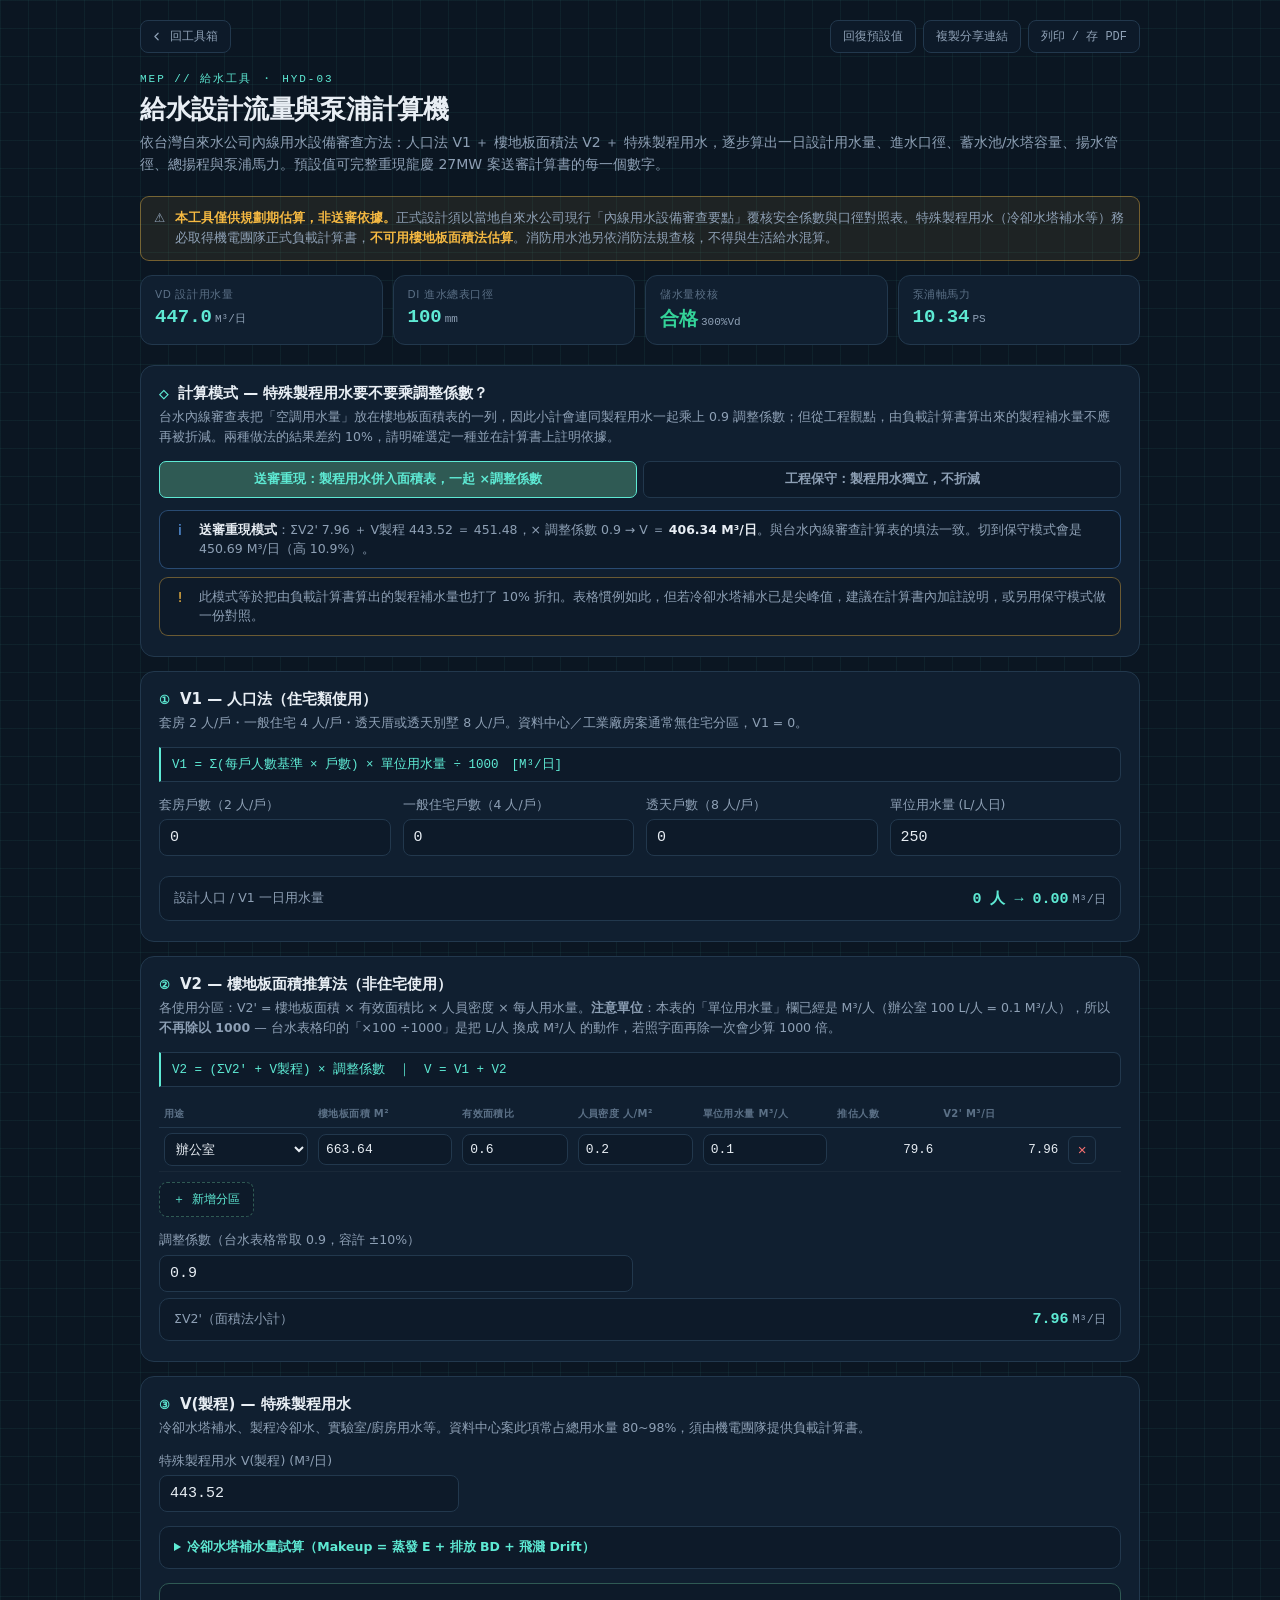
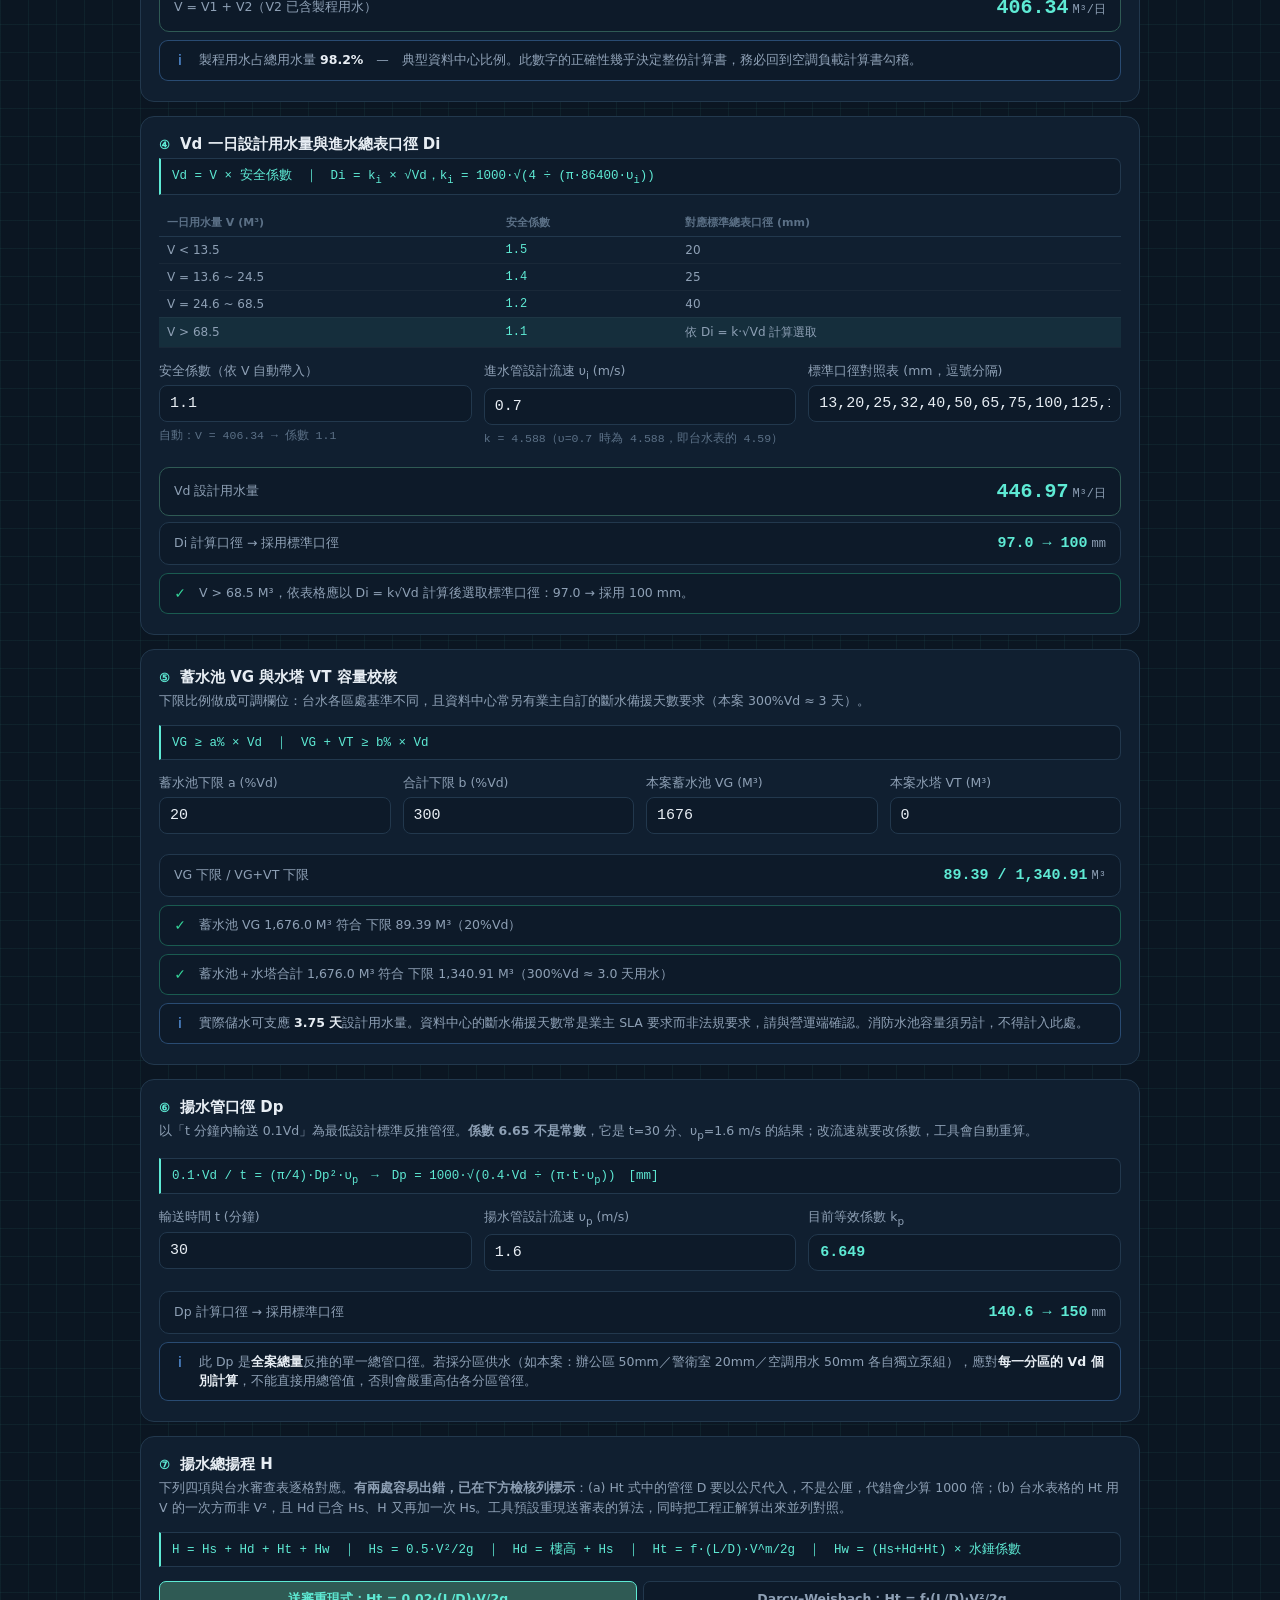
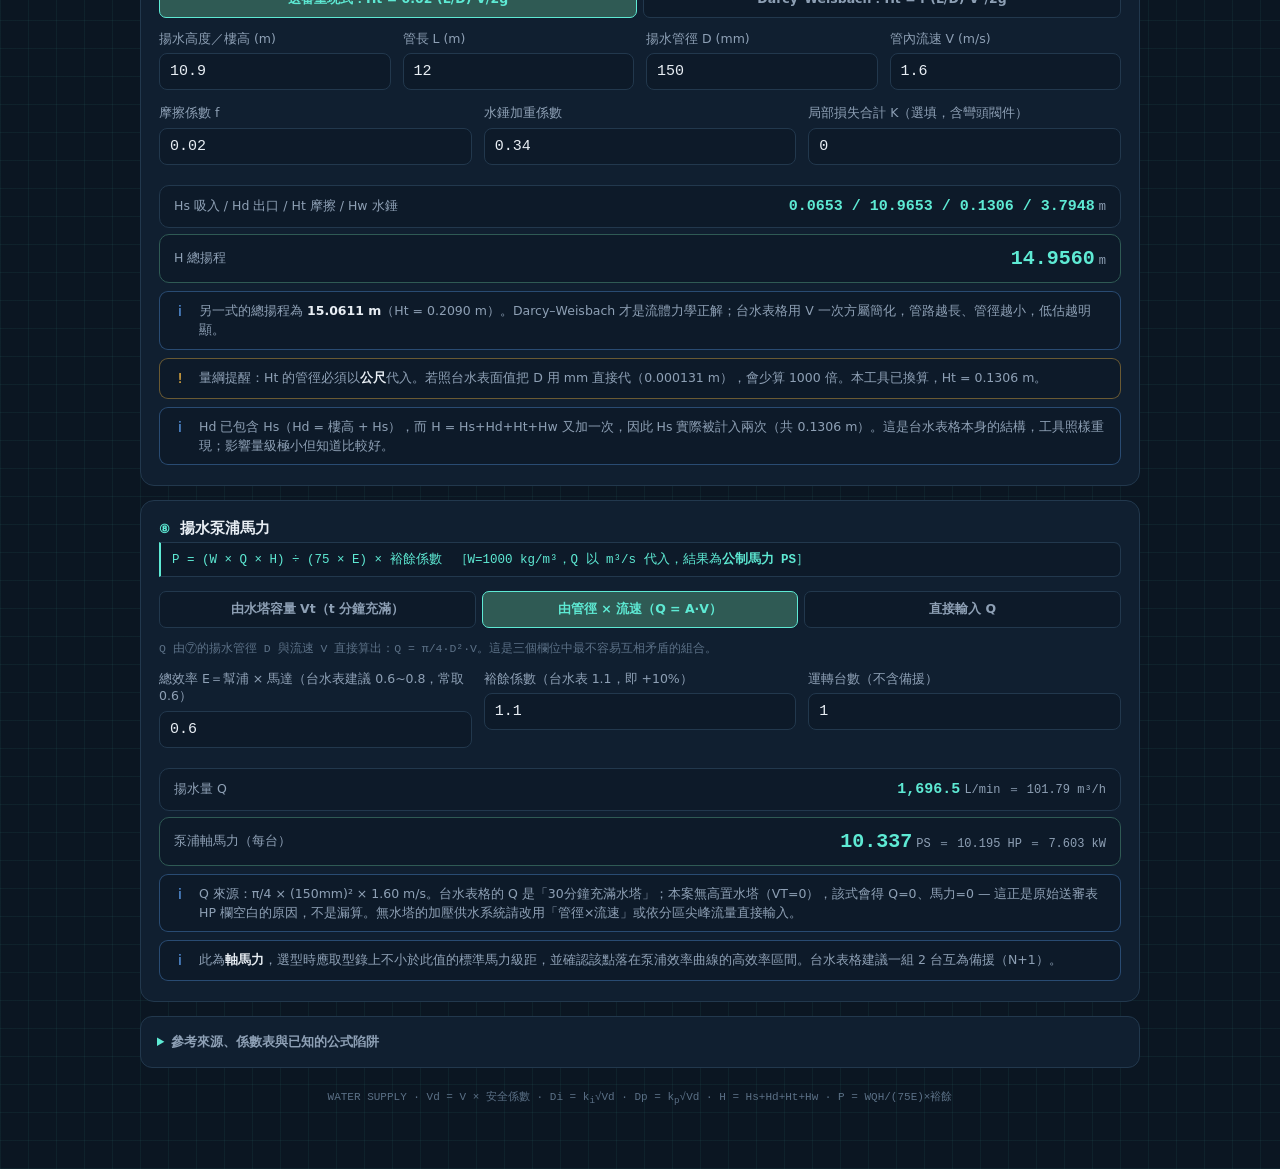
<file: tools/water-supply-demand/index.html>
<!DOCTYPE html>
<html lang="zh-Hant">
<head>
<meta charset="UTF-8">
<meta name="viewport" content="width=device-width, initial-scale=1.0">
<title>給水設計流量與泵浦計算機 — MEP 工具箱</title>
<meta name="color-scheme" content="dark light">
<style>
  :root{
    --bg:#0b1622; --panel:#101f30; --panel-2:#0d1a29;
    --grid:rgba(94,234,212,0.055); --border-real:#22384d;
    --accent:#5eead4; --accent-dim:#2f5a54; --amber:#f5b942;
    --good:#34d399; --bad:#f87171; --info:#60a5fa;
    --text:#e8eef4; --text-dim:#8ea0b5; --text-dimmer:#5b7086;
    --mono:ui-monospace,SFMono-Regular,'SF Mono',Menlo,Consolas,'Liberation Mono','Noto Sans Mono',monospace;
    --sans:system-ui,-apple-system,'Segoe UI',Roboto,'Noto Sans TC','PingFang TC','Microsoft JhengHei',sans-serif;
  }
  *{box-sizing:border-box;}
  body{
    margin:0;
    background:
      linear-gradient(var(--grid) 1px, transparent 1px) 0 0/28px 28px,
      linear-gradient(90deg, var(--grid) 1px, transparent 1px) 0 0/28px 28px,
      var(--bg);
    color:var(--text); font-family:var(--sans);
    padding:20px 14px 60px; -webkit-font-smoothing:antialiased;
  }
  .wrap{ max-width:1000px; margin:0 auto; }
  .eyebrow{ font-family:var(--mono); font-size:11px; letter-spacing:0.18em; color:var(--accent); text-transform:uppercase; margin-bottom:6px; }
  h1{ font-size:26px; margin:0 0 4px; font-weight:700; letter-spacing:-0.01em; }
  .subtitle{ color:var(--text-dim); font-size:14px; margin:0 0 20px; line-height:1.6; }

  .topbar{ display:flex; align-items:center; justify-content:space-between; gap:12px; margin-bottom:18px; flex-wrap:wrap; }
  .back{ display:inline-flex; align-items:center; gap:7px; font-family:var(--mono); font-size:12px; color:var(--text-dim); text-decoration:none; padding:7px 12px 7px 9px; border-radius:8px; border:1px solid var(--border-real); background:var(--panel-2); transition:color .15s,border-color .15s; }
  .back:hover{ color:var(--accent); border-color:var(--accent-dim); }
  .back svg{ width:13px; height:13px; stroke:currentColor; fill:none; stroke-width:2.2; stroke-linecap:round; stroke-linejoin:round; }
  .actions{ display:flex; gap:7px; flex-wrap:wrap; }
  .action-btn{ font-family:var(--mono); font-size:12px; color:var(--text-dim); padding:7px 12px; border-radius:8px; cursor:pointer; border:1px solid var(--border-real); background:var(--panel-2); transition:color .15s,border-color .15s; }
  .action-btn:hover{ color:var(--accent); border-color:var(--accent-dim); }
  .action-btn.done{ color:var(--good); border-color:rgba(52,211,153,.45); }
  .action-btn:focus-visible, .add-row-btn:focus-visible, .rm-btn:focus-visible,
  .toggle-pair button:focus-visible, .seg-btn:focus-visible,
  input:focus-visible, select:focus-visible, summary:focus-visible{
    outline:2px solid var(--accent); outline-offset:2px;
  }

  .summary{ display:grid; grid-template-columns:repeat(4,1fr); gap:10px; margin-bottom:20px; }
  @media (max-width:760px){ .summary{ grid-template-columns:repeat(2,1fr); } }
  .sum-item{ background:var(--panel); border:1px solid var(--border-real); border-radius:12px; padding:12px 14px; }
  .sum-item .k{ font-size:10.5px; color:var(--text-dimmer); letter-spacing:.06em; text-transform:uppercase; margin-bottom:4px; }
  .sum-item .v{ font-family:var(--mono); font-size:19px; color:var(--accent); font-weight:700; word-break:break-all; }
  .sum-item .v span{ font-size:11px; color:var(--text-dim); font-weight:500; margin-left:3px; }
  .sum-item.ok .v{ color:var(--good); } .sum-item.bad .v{ color:var(--bad); }

  .step, .card{ background:var(--panel); border:1px solid var(--border-real); border-radius:14px; padding:18px 18px 20px; margin-bottom:14px; }
  .step-head{ display:flex; align-items:baseline; gap:10px; margin-bottom:4px; }
  .step-num{ font-family:var(--mono); font-size:12px; color:var(--accent); font-weight:700; }
  .step h2, .card h2{ font-size:15px; margin:0; font-weight:700; flex:1; }
  .step .step-sub{ color:var(--text-dim); font-size:12.5px; margin:2px 0 14px; line-height:1.6; }
  .formula-line{ font-family:var(--mono); font-size:12.5px; color:var(--accent); background:var(--panel-2); border:1px solid var(--border-real); border-left:2px solid var(--accent); padding:8px 11px; border-radius:0 7px 7px 0; margin:0 0 14px; overflow-x:auto; }

  .field{ margin-bottom:14px; }
  .field:last-child{ margin-bottom:0; }
  .field label{ display:block; font-size:12.5px; color:var(--text-dim); margin-bottom:6px; font-weight:500; line-height:1.4; }
  .grid2{ display:grid; grid-template-columns:1fr 1fr; gap:14px; }
  .grid3{ display:grid; grid-template-columns:repeat(3,1fr); gap:12px; }
  .grid4{ display:grid; grid-template-columns:repeat(4,1fr); gap:12px; }
  @media (max-width:720px){ .grid2,.grid3,.grid4{ grid-template-columns:1fr; } }

  input[type=number], input[type=text], select{ width:100%; background:var(--panel-2); border:1px solid var(--border-real); color:var(--text); font-family:var(--mono); font-size:15px; padding:9px 10px; border-radius:8px; outline:none; transition:border-color .15s; }
  input[type=number]:focus, input[type=text]:focus, select:focus{ border-color:var(--accent); }
  input[type=number].dirty, input[type=text].dirty{ border-color:var(--amber); }
  select{ cursor:pointer; font-family:var(--sans); }
  .sub-hint{ font-size:11.5px; color:var(--text-dimmer); margin-top:5px; font-family:var(--mono); line-height:1.5; }
  .sub-hint b{ color:var(--text-dim); }

  table.rows-table{ width:100%; border-collapse:collapse; font-size:12.5px; margin-bottom:10px; }
  table.rows-table th{ text-align:left; color:var(--text-dimmer); font-weight:600; padding:6px 5px; border-bottom:1px solid var(--border-real); font-size:10px; letter-spacing:.04em; text-transform:uppercase; }
  table.rows-table td{ padding:5px; border-bottom:1px solid rgba(255,255,255,0.04); vertical-align:middle; }
  table.rows-table input{ padding:7px; font-size:13px; }
  table.rows-table select{ padding:7px; font-size:12.5px; }
  td.calc-cell{ font-family:var(--mono); color:var(--text); text-align:right; white-space:nowrap; }
  .table-scroll{ overflow-x:auto; -webkit-overflow-scrolling:touch; }
  .table-scroll table{ min-width:600px; }
  .rm-btn{ background:transparent; border:1px solid var(--border-real); color:var(--bad); border-radius:6px; width:28px; height:28px; cursor:pointer; font-size:15px; line-height:1; }
  .add-row-btn{ font-family:var(--mono); font-size:12px; color:var(--accent); background:var(--panel-2); border:1px dashed var(--accent-dim); border-radius:8px; padding:8px 13px; cursor:pointer; }

  .result-row{ display:flex; align-items:center; justify-content:space-between; gap:14px; padding:12px 14px; background:var(--panel-2); border:1px solid var(--border-real); border-radius:10px; margin-top:6px; flex-wrap:wrap; }
  .result-row.primary{ border-color:var(--accent-dim); }
  .result-row .lbl{ font-size:12.5px; color:var(--text-dim); }
  .result-row .val{ font-family:var(--mono); font-size:20px; color:var(--accent); font-weight:700; }
  .result-row .val.sm{ font-size:15px; }
  .result-row .val span{ font-size:12px; color:var(--text-dim); font-weight:500; margin-left:4px; }

  .check{ display:flex; align-items:flex-start; gap:10px; padding:9px 11px; border-radius:9px; border:1px solid var(--border-real); background:var(--panel-2); font-size:12.5px; margin-top:8px; }
  .check .icon{ font-size:14px; width:18px; text-align:center; flex-shrink:0; line-height:1.5; }
  .check.pass{ border-color:rgba(52,211,153,0.35); } .check.pass .icon{ color:var(--good); }
  .check.fail{ border-color:rgba(248,113,113,0.4); } .check.fail .icon{ color:var(--bad); }
  .check.warn{ border-color:rgba(245,185,66,.4); } .check.warn .icon{ color:var(--amber); }
  .check.info{ border-color:rgba(96,165,250,.35); } .check.info .icon{ color:var(--info); }
  .check .txt{ color:var(--text-dim); line-height:1.55; }
  .check .txt b{ color:var(--text); }

  .toggle-pair{ display:flex; gap:6px; margin-bottom:12px; flex-wrap:wrap; }
  .toggle-pair button{ flex:1 1 140px; background:var(--panel-2); border:1px solid var(--border-real); color:var(--text-dim); font-size:12.5px; font-weight:600; padding:9px 8px; border-radius:7px; cursor:pointer; font-family:var(--sans); }
  .toggle-pair button.active{ background:var(--accent-dim); color:var(--accent); border-color:var(--accent); }

  details.sub{ margin-top:8px; background:var(--panel-2); border:1px solid var(--border-real); border-radius:10px; padding:2px 14px; }
  details.sub summary{ cursor:pointer; padding:10px 0; font-size:12.5px; color:var(--accent); font-weight:600; }
  details.sub summary::marker{ color:var(--accent); }
  details.refs{ margin-top:4px; background:var(--panel); border:1px solid var(--border-real); border-radius:12px; padding:4px 16px; }
  details.refs summary{ cursor:pointer; padding:12px 0; font-size:13px; color:var(--text-dim); font-weight:600; }
  details.refs summary::marker{ color:var(--accent); }
  .ref-table{ width:100%; border-collapse:collapse; font-size:12px; margin:6px 0 14px; }
  .ref-table th{ text-align:left; color:var(--text-dimmer); font-weight:600; padding:6px 8px; border-bottom:1px solid var(--border-real); font-size:11px;}
  .ref-table td{ padding:6px 8px; border-bottom:1px solid rgba(255,255,255,0.04); color:var(--text-dim); }
  .ref-table td.n-val{ font-family:var(--mono); color:var(--accent); }
  .ref-table tr.hi td{ background:rgba(94,234,212,.07); }
  .src-list{ font-size:11.5px; color:var(--text-dimmer); line-height:1.75; padding-bottom:14px; }
  .src-list b{ color:var(--text-dim); }

  .notice{ display:flex; gap:10px; padding:11px 13px; border-radius:9px; border:1px solid rgba(245,185,66,.4); background:rgba(245,185,66,.08); font-size:12.5px; color:var(--text-dim); line-height:1.65; margin-bottom:14px; }
  .notice b{ color:var(--amber); }
  .notice.info{ border-color:rgba(96,165,250,.35); background:rgba(96,165,250,.07); }
  .notice.info b{ color:var(--info); }

  footer.credit{ text-align:center; color:var(--text-dimmer); font-size:11px; margin-top:20px; font-family:var(--mono); line-height:1.7; }
  .print-only{ display:none; }
  .sr-only{ position:absolute; width:1px; height:1px; padding:0; margin:-1px; overflow:hidden; clip:rect(0,0,0,0); white-space:nowrap; border:0; }

  @media print{
    @page{ margin:14mm; }
    body{ background:#fff; color:#000; padding:0; font-size:11px; }
    .topbar, .add-row-btn, .rm-btn{ display:none !important; }
    .print-only{ display:block; }
    .step, .card, .result-row, .check, details, .summary, .sum-item, .notice{
      background:#fff !important; border-color:#999 !important; break-inside:avoid;
    }
    .result-row .val, .n-val, .step h2, .card h2, .eyebrow, .formula-line,
    .sum-item .v, h1, .calc-cell{ color:#000 !important; }
    .subtitle, .step-sub, .src-list, .sub-hint, .check .txt, .notice{ color:#333 !important; }
    input, select{ color:#000 !important; background:#fff !important; border-color:#bbb !important; }
    details{ display:block; } details > *:not(summary){ display:block !important; }
    details summary{ color:#000 !important; font-weight:700; }
    a[href]:after{ content:''; }
  }
  @media (prefers-reduced-motion:reduce){ *{ transition:none !important; } }
</style>
</head>
<body>
<div class="wrap">
  <nav class="topbar">
    <a class="back" href="../../">
      <svg viewBox="0 0 24 24" aria-hidden="true"><path d="M15 18l-6-6 6-6"/></svg>
      回工具箱
    </a>
    <div class="actions">
      <button class="action-btn" id="btnReset" type="button">回復預設值</button>
      <button class="action-btn" id="btnShare" type="button">複製分享連結</button>
      <button class="action-btn" id="btnPrint" type="button">列印 / 存 PDF</button>
    </div>
  </nav>
  <div class="print-only" style="font-size:10px;color:#555;margin-bottom:8px;" id="printStamp"></div>

  <div class="eyebrow">MEP // 給水工具 ・ HYD-03</div>
  <h1>給水設計流量與泵浦計算機</h1>
  <p class="subtitle">依台灣自來水公司內線用水設備審查方法：人口法 V1 ＋ 樓地板面積法 V2 ＋ 特殊製程用水，逐步算出一日設計用水量、進水口徑、蓄水池/水塔容量、揚水管徑、總揚程與泵浦馬力。預設值可完整重現龍慶 27MW 案送審計算書的每一個數字。</p>

  <div class="notice">
    <span aria-hidden="true">⚠️</span>
    <span><b>本工具僅供規劃期估算，非送審依據。</b>正式設計須以當地自來水公司現行「內線用水設備審查要點」覆核安全係數與口徑對照表。特殊製程用水（冷卻水塔補水等）務必取得機電團隊正式負載計算書，<b>不可用樓地板面積法估算</b>。消防用水池另依消防法規查核，不得與生活給水混算。</span>
  </div>

  <div class="summary" id="summary"></div>


  <!-- MODE -->
  <div class="step">
    <div class="step-head"><span class="step-num">◇</span><h2>計算模式 — 特殊製程用水要不要乘調整係數？</h2></div>
    <div class="step-sub">台水內線審查表把「空調用水量」放在樓地板面積表的一列，因此小計會連同製程用水一起乘上 0.9 調整係數；但從工程觀點，由負載計算書算出來的製程補水量不應再被折減。兩種做法的結果差約 10%，請明確選定一種並在計算書上註明依據。</div>
    <div class="toggle-pair">
      <button id="mSubmit" type="button">送審重現：製程用水併入面積表，一起 ×調整係數</button>
      <button id="mStrict" type="button">工程保守：製程用水獨立，不折減</button>
    </div>
    <div id="modeNote"></div>
  </div>

  <!-- STEP 1 -->
  <div class="step">
    <div class="step-head"><span class="step-num">①</span><h2>V1 — 人口法（住宅類使用）</h2></div>
    <div class="step-sub">套房 2 人/戶・一般住宅 4 人/戶・透天厝或透天別墅 8 人/戶。資料中心／工業廠房案通常無住宅分區，V1 = 0。</div>
    <div class="formula-line">V1 = Σ(每戶人數基準 × 戶數) × 單位用水量 ÷ 1000　[M³/日]</div>
    <div class="grid4">
      <div class="field"><label for="v1Studio">套房戶數（2 人/戶）</label><input type="number" id="v1Studio" step="1" min="0"></div>
      <div class="field"><label for="v1House">一般住宅戶數（4 人/戶）</label><input type="number" id="v1House" step="1" min="0"></div>
      <div class="field"><label for="v1Villa">透天戶數（8 人/戶）</label><input type="number" id="v1Villa" step="1" min="0"></div>
      <div class="field"><label for="v1Unit">單位用水量 (L/人日)</label><input type="number" id="v1Unit" step="10" min="0"></div>
    </div>
    <div class="result-row"><span class="lbl">設計人口 / V1 一日用水量</span><span class="val sm" id="outV1">—</span></div>
  </div>

  <!-- STEP 2 -->
  <div class="step">
    <div class="step-head"><span class="step-num">②</span><h2>V2 — 樓地板面積推算法（非住宅使用）</h2></div>
    <div class="step-sub">各使用分區：V2' = 樓地板面積 × 有效面積比 × 人員密度 × 每人用水量。<b>注意單位</b>：本表的「單位用水量」欄已經是 M³/人（辦公室 100 L/人 = 0.1 M³/人），所以<b>不再除以 1000</b> — 台水表格印的「×100 ÷1000」是把 L/人 換成 M³/人 的動作，若照字面再除一次會少算 1000 倍。</div>
    <div class="formula-line" id="v2Formula"></div>
    <div class="table-scroll">
      <table class="rows-table">
        <caption class="sr-only">樓地板面積法各使用分區用水量</caption>
        <thead><tr>
          <th style="width:16%">用途</th><th style="width:15%">樓地板面積 m²</th><th style="width:12%">有效面積比</th>
          <th style="width:13%">人員密度 人/m²</th><th style="width:14%">單位用水量 M³/人</th>
          <th style="width:11%">推估人數</th><th style="width:13%">V2' M³/日</th><th style="width:6%"></th>
        </tr></thead>
        <tbody id="v2Rows"></tbody>
      </table>
    </div>
    <button class="add-row-btn" id="v2AddRow" type="button">＋ 新增分區</button>
    <div class="grid2" style="margin-top:14px;">
      <div class="field"><label for="v2Adj">調整係數（台水表格常取 0.9，容許 ±10%）</label><input type="number" id="v2Adj" step="0.05" min="0" max="1.5"></div>
    </div>
    <div class="result-row"><span class="lbl">ΣV2'（面積法小計）</span><span class="val sm" id="outV2sub">—</span></div>
  </div>

  <!-- STEP 3 -->
  <div class="step">
    <div class="step-head"><span class="step-num">③</span><h2>V(製程) — 特殊製程用水</h2></div>
    <div class="step-sub">冷卻水塔補水、製程冷卻水、實驗室/廚房用水等。資料中心案此項常占總用水量 80~98%，須由機電團隊提供負載計算書。</div>
    <div class="field" style="max-width:300px;"><label for="vProcess">特殊製程用水 V(製程) (M³/日)</label><input type="number" id="vProcess" step="0.01" min="0"></div>

    <details class="sub" id="ctDetails">
      <summary>冷卻水塔補水量試算（Makeup = 蒸發 E + 排放 BD + 飛濺 Drift）</summary>
      <div class="formula-line" style="margin-top:10px;">COC = 補水量 ÷ 排放量　｜　BD = E ÷ (COC − 1)　｜　Drift = 循環水量 × drift%</div>
      <div class="toggle-pair">
        <button id="cocA" type="button">COC = M / BD（Drift 另外加，台灣計算書慣用）</button>
        <button id="cocB" type="button">COC = M / (BD+Drift)（嚴謹質量平衡）</button>
      </div>
      <div class="grid3">
        <div class="field"><label for="ctE">蒸發損失 E (M³/日)</label><input type="number" id="ctE" step="0.1" min="0"></div>
        <div class="field"><label for="ctCOC">濃縮倍數 COC（常見 3~6）</label><input type="number" id="ctCOC" step="0.1" min="1.01"></div>
        <div class="field"><label for="ctCirc">循環水量 (M³/日，Drift 用；不填則 Drift 以 0 計)</label><input type="number" id="ctCirc" step="1" min="0"></div>
      </div>
      <div class="field" style="max-width:240px;"><label for="ctDriftPct">飛濺比例 Drift (% 循環水量)</label><input type="number" id="ctDriftPct" step="0.001" min="0"></div>
      <div class="result-row"><span class="lbl">BD 排放 / Drift 飛濺 / Makeup 補水量</span><span class="val sm" id="outMakeup">—</span></div>
      <div id="ctChecks"></div>
      <button class="add-row-btn" id="ctApply" type="button" style="margin:10px 0 14px;">→ 把 Makeup 帶入 V(製程)</button>
    </details>

    <div class="result-row primary" style="margin-top:14px;"><span class="lbl" id="lblV">V 一日用水量</span><span class="val" id="outV">—</span></div>
    <div id="vBreakdown"></div>
  </div>

  <!-- STEP 4 -->
  <div class="step">
    <div class="step-head"><span class="step-num">④</span><h2>Vd 一日設計用水量與進水總表口徑 Di</h2></div>
    <div class="formula-line">Vd = V × 安全係數　｜　Di = k<sub>i</sub> × √Vd，k<sub>i</sub> = 1000·√(4 ÷ (π·86400·υ<sub>i</sub>))</div>
    <table class="ref-table" id="sfTable">
      <thead><tr><th>一日用水量 V (M³)</th><th>安全係數</th><th>對應標準總表口徑 (mm)</th></tr></thead>
      <tbody>
        <tr data-sf="1.5"><td>V &lt; 13.5</td><td class="n-val">1.5</td><td>20</td></tr>
        <tr data-sf="1.4"><td>V = 13.6 ~ 24.5</td><td class="n-val">1.4</td><td>25</td></tr>
        <tr data-sf="1.2"><td>V = 24.6 ~ 68.5</td><td class="n-val">1.2</td><td>40</td></tr>
        <tr data-sf="1.1"><td>V &gt; 68.5</td><td class="n-val">1.1</td><td>依 Di = k·√Vd 計算選取</td></tr>
      </tbody>
    </table>
    <div class="grid3">
      <div class="field"><label for="safetyFactor">安全係數（依 V 自動帶入）</label><input type="number" id="safetyFactor" step="0.05" min="0"><div class="sub-hint" id="sfHint"></div></div>
      <div class="field"><label for="diVel">進水管設計流速 υ<sub>i</sub> (m/s)</label><input type="number" id="diVel" step="0.05" min="0.05"><div class="sub-hint" id="diHint"></div></div>
      <div class="field"><label for="pipeSizes">標準口徑對照表 (mm，逗號分隔)</label><input type="text" id="pipeSizes"></div>
    </div>
    <div class="result-row primary"><span class="lbl">Vd 設計用水量</span><span class="val" id="outVd">—</span></div>
    <div class="result-row"><span class="lbl">Di 計算口徑 → 採用標準口徑</span><span class="val sm" id="outDi">—</span></div>
    <div id="diChecks"></div>
  </div>

  <!-- STEP 5 -->
  <div class="step">
    <div class="step-head"><span class="step-num">⑤</span><h2>蓄水池 VG 與水塔 VT 容量校核</h2></div>
    <div class="step-sub">下限比例做成可調欄位：台水各區處基準不同，且資料中心常另有業主自訂的斷水備援天數要求（本案 300%Vd ≈ 3 天）。</div>
    <div class="formula-line">VG ≥ a% × Vd　｜　VG + VT ≥ b% × Vd</div>
    <div class="grid4">
      <div class="field"><label for="vgPct">蓄水池下限 a (%Vd)</label><input type="number" id="vgPct" step="5" min="0"></div>
      <div class="field"><label for="totPct">合計下限 b (%Vd)</label><input type="number" id="totPct" step="10" min="0"></div>
      <div class="field"><label for="vgActual">本案蓄水池 VG (M³)</label><input type="number" id="vgActual" step="1" min="0"></div>
      <div class="field"><label for="vtActual">本案水塔 VT (M³)</label><input type="number" id="vtActual" step="1" min="0"></div>
    </div>
    <div class="result-row"><span class="lbl">VG 下限 / VG+VT 下限</span><span class="val sm" id="outStorageMin">—</span></div>
    <div id="storageChecks"></div>
  </div>

  <!-- STEP 6 -->
  <div class="step">
    <div class="step-head"><span class="step-num">⑥</span><h2>揚水管口徑 Dp</h2></div>
    <div class="step-sub">以「t 分鐘內輸送 0.1Vd」為最低設計標準反推管徑。<b>係數 6.65 不是常數</b>，它是 t=30 分、υ<sub>p</sub>=1.6 m/s 的結果；改流速就要改係數，工具會自動重算。</div>
    <div class="formula-line">0.1·Vd / t = (π/4)·Dp²·υ<sub>p</sub>　→　Dp = 1000·√(0.4·Vd ÷ (π·t·υ<sub>p</sub>))　[mm]</div>
    <div class="grid3">
      <div class="field"><label for="dpTime">輸送時間 t (分鐘)</label><input type="number" id="dpTime" step="5" min="1"></div>
      <div class="field"><label for="dpVel">揚水管設計流速 υ<sub>p</sub> (m/s)</label><input type="number" id="dpVel" step="0.1" min="0.1"></div>
      <div class="field"><label>目前等效係數 k<sub>p</sub></label><div class="result-row" style="margin-top:0;padding:9px 11px;"><span class="val sm" id="outKp">—</span></div></div>
    </div>
    <div class="result-row"><span class="lbl">Dp 計算口徑 → 採用標準口徑</span><span class="val sm" id="outDp">—</span></div>
    <div id="dpChecks"></div>
  </div>

  <!-- STEP 7 -->
  <div class="step">
    <div class="step-head"><span class="step-num">⑦</span><h2>揚水總揚程 H</h2></div>
    <div class="step-sub">下列四項與台水審查表逐格對應。<b>有兩處容易出錯，已在下方檢核列標示</b>：(a) Ht 式中的管徑 D 要以公尺代入，不是公厘，代錯會少算 1000 倍；(b) 台水表格的 Ht 用 V 的一次方而非 V²，且 Hd 已含 Hs、H 又再加一次 Hs。工具預設重現送審表的算法，同時把工程正解算出來並列對照。</div>
    <div class="formula-line">H = Hs + Hd + Ht + Hw　｜　Hs = 0.5·V²/2g　｜　Hd = 樓高 + Hs　｜　Ht = f·(L/D)·V^m/2g　｜　Hw = (Hs+Hd+Ht) × 水錘係數</div>
    <div class="toggle-pair">
      <button id="htOfficial" type="button">送審重現式：Ht = 0.02·(L/D)·V/2g</button>
      <button id="htDarcy" type="button">Darcy–Weisbach：Ht = f·(L/D)·V²/2g</button>
    </div>
    <div class="grid4">
      <div class="field"><label for="hBuilding">揚水高度／樓高 (m)</label><input type="number" id="hBuilding" step="0.1"></div>
      <div class="field"><label for="hLength">管長 L (m)</label><input type="number" id="hLength" step="0.1" min="0"></div>
      <div class="field"><label for="hDiameter">揚水管徑 D (mm)</label><input type="number" id="hDiameter" step="1" min="1"></div>
      <div class="field"><label for="hVelocity">管內流速 V (m/s)</label><input type="number" id="hVelocity" step="0.01" min="0"></div>
    </div>
    <div class="grid3">
      <div class="field"><label for="hF">摩擦係數 f</label><input type="number" id="hF" step="0.001" min="0"></div>
      <div class="field"><label for="hHammer">水錘加重係數</label><input type="number" id="hHammer" step="0.01" min="0"></div>
      <div class="field"><label for="hMinorK">局部損失合計 K（選填，含彎頭閥件）</label><input type="number" id="hMinorK" step="0.5" min="0"></div>
    </div>
    <div class="result-row"><span class="lbl">Hs 吸入 / Hd 出口 / Ht 摩擦 / Hw 水錘</span><span class="val sm" id="outHParts">—</span></div>
    <div class="result-row primary"><span class="lbl">H 總揚程</span><span class="val" id="outH">—</span></div>
    <div id="headChecks"></div>
  </div>

  <!-- STEP 8 -->
  <div class="step">
    <div class="step-head"><span class="step-num">⑧</span><h2>揚水泵浦馬力</h2></div>
    <div class="formula-line">P = (W × Q × H) ÷ (75 × E) × 裕餘係數　［W=1000 kg/m³，Q 以 m³/s 代入，結果為<b>公制馬力 PS</b>］</div>
    <div class="toggle-pair">
      <button id="qVt" type="button">由水塔容量 Vt（t 分鐘充滿）</button>
      <button id="qDV" type="button">由管徑 × 流速（Q = A·V）</button>
      <button id="qMan" type="button">直接輸入 Q</button>
    </div>
    <div id="qInputs"></div>
    <div class="grid3">
      <div class="field"><label for="pumpE">總效率 E＝幫浦 × 馬達（台水表建議 0.6~0.8，常取 0.6）</label><input type="number" id="pumpE" step="0.05" min="0.05" max="1"></div>
      <div class="field"><label for="pumpMargin">裕餘係數（台水表 1.1，即 +10%）</label><input type="number" id="pumpMargin" step="0.05" min="1"></div>
      <div class="field"><label for="pumpN">運轉台數（不含備援）</label><input type="number" id="pumpN" step="1" min="1"></div>
    </div>
    <div class="result-row"><span class="lbl">揚水量 Q</span><span class="val sm" id="outQ">—</span></div>
    <div class="result-row primary"><span class="lbl">泵浦軸馬力（每台）</span><span class="val" id="outHP">—</span></div>
    <div id="pumpChecks"></div>
  </div>


  <details class="refs">
    <summary>參考來源、係數表與已知的公式陷阱</summary>
    <table class="ref-table">
      <caption class="sr-only">樓地板面積法係數表</caption>
      <thead><tr><th>建築物種類</th><th>有效面積比</th><th>人員密度 (人/m²)</th><th>單位用水量 (M³/人)</th></tr></thead>
      <tbody>
        <tr><td>辦公室</td><td class="n-val">0.6</td><td class="n-val">0.2</td><td class="n-val">0.1</td></tr>
        <tr><td>一般事務所</td><td class="n-val">0.55~0.57</td><td class="n-val">0.2</td><td class="n-val">0.1</td></tr>
        <tr><td>工廠</td><td class="n-val">0.58~0.6</td><td class="n-val">座式 0.2／立式 0.1</td><td class="n-val">0.06</td></tr>
        <tr><td>店舖</td><td class="n-val">0.55~0.6</td><td class="n-val">0.16</td><td class="n-val">0.04</td></tr>
      </tbody>
    </table>
    <div class="src-list">
      <b>公式與係數來源：</b>台灣自來水公司內線用水設備審查計算表（本工具預設值依第七區管理處 Y001 表格；各區管理處基準不同，套用新案前務必查核當地現行版本）。<br>
      <b>Di / Dp 係數的來歷：</b>Di = 4.59√Vd 等價於「24 小時均勻進水、管內流速 0.7 m/s」；Dp = 6.65√Vd 等價於「30 分鐘輸送 0.1Vd、流速 1.6 m/s」。工具不把 4.59 / 6.65 寫死，而是由你輸入的流速與時間反推，改條件時係數會跟著動。<br>
      <b>冷卻水塔：</b>Makeup = E + BD + Drift，BD = E/(COC−1)；COC 常見設計範圍 3~6。<br>
      <b>⚠ 已知公式陷阱（本工具已處理，列出供查核）：</b><br>
      　1. <b>Ht 的管徑要用公尺</b>。台水表格印「0.02×L/D×V/(2×9.8)」而 D 欄位填 mm，若照字面代入會少算 1000 倍。以本案 L=12 m、D=150 mm、V=1.6 m/s 驗證：正解 0.1306 m，與送審書印出的 0.1305 m 相符；用 mm 直接代則得 0.0001 m。<br>
      　2. <b>台水式的 Ht 用 V 的一次方</b>，非流體力學的 V²。這是表格本身的簡化（偏低估），長管路案差異會放大。工具提供 Darcy–Weisbach 對照值。<br>
      　3. <b>Hs 被計入兩次</b>：Hd = 樓高 + Hs，而 H = Hs + Hd + Ht + Hw 又加一次 Hs。因 Hs 通常僅約 0.065 m，影響可忽略，但這是表格結構造成的，不是筆誤。<br>
      　4. <b>75 是公制馬力（PS）的換算常數</b>，1 PS = 75 kgf·m/s = 0.9863 英制 HP。選泵時型錄若標 HP(英制) 需再換算。<br>
      　5. <b>V、D、Q 三者不獨立</b>（Q = π/4·D²·V）。台水表格三格分開填，很容易填出互相矛盾的組合，工具會即時檢核。<br>
      <b>範例數值來源：</b>龍慶 27MW 案 MIC-VB-WS-CAL-0001 水理計算書 B 版（2026/07/17）、MIC-VB-WS-CAL-0002 冷卻水塔補給水量估算 B 版、MIC-VB-WS-DWG-0003 用水平衡圖。預設值可完整重現送審書上的 V=406.33 / Vd=446.97 / Di=97mm / Dp=140.6mm / H=14.956m。<br>
      <b>不在本工具範圍：</b>消防用水池（另依各類場所消防安全設備設置標準）、尖峰小時流量與加壓設備選型、水質處理、中水回收。
    </div>
  </details>

  <footer class="credit">WATER SUPPLY · Vd = V × 安全係數 · Di = k<sub>i</sub>√Vd · Dp = k<sub>p</sub>√Vd · H = Hs+Hd+Ht+Hw · P = WQH/(75E)×裕餘</footer>
</div>

<script>

/* ══ 共用工具函式 ══════════════════════════════════════════════ */
function fmt(x, d){
  if(x===null || x===undefined || typeof x!=='number' || !isFinite(x)) return '—';
  return x.toLocaleString('en-US',{minimumFractionDigits:d, maximumFractionDigits:d});
}
function num(v, fallback){
  const n = parseFloat(v);
  return isFinite(n) ? n : (fallback===undefined ? NaN : fallback);
}
function $(id){ return document.getElementById(id); }

/* 依「取最接近但不小於計算值」的原則挑標準管徑（管徑只能往上取，不能往下） */
function parseSizes(str){
  return String(str).split(/[,，\s]+/).map(s=>parseFloat(s)).filter(n=>isFinite(n)&&n>0).sort((a,b)=>a-b);
}
function nextStandard(list, value){
  const arr = Array.isArray(list) ? list : parseSizes(list);
  if(!arr.length || !isFinite(value)) return null;
  for(const s of arr){ if(s >= value - 1e-9) return s; }
  return null;              // 超出表列範圍 → 回 null，讓 UI 明確講「超出對照表」
}

/* 綁定數字/文字輸入：不重建 DOM，因此不會失焦。
   commit(value, el) 由呼叫端決定要寫進 state 的哪裡。

   數字欄位在「空白或還沒打完」（parseFloat 得不到有限值）時**完全不寫 state**，
   只讓輸入框維持使用者正在打的字。這樣把欄位清空不會把 state 換成 fallback
   值 —— 舊寫法在清空坡度欄位時會把 S_denom 直接變成 1，計算結果瞬間跳掉，
   失焦後又把那個 1 填回欄位，使用者原本的數值就永久消失了。 */
function bindInput(el, getter, commit, opts){
  if(!el) return;
  opts = opts || {};
  el.value = getter();
  el.addEventListener('input', ()=>{
    if(el.type === 'number'){
      const raw = num(el.value, NaN);
      if(!isFinite(raw)) return;        // 空白／半成品：保留 state，等 blur 再正規化
      commit(raw, el);
    } else {
      commit(el.value, el);
    }
    if(opts.markDirty) el.classList.add('dirty');
    render();
  });
  /* 失焦時才做正規化：把空白補回 state 裡現存的有效值 */
  el.addEventListener('blur', ()=>{
    const v = getter();
    if(el.type==='number' && (el.value==='' || !isFinite(num(el.value,NaN)))){
      el.value = (v===null||v===undefined||!isFinite(v)) ? '' : v;
      render();
    }
  });
}

/* 檢核列 */
function addCheck(container, kind, html){
  const icon = {pass:'✓', fail:'✕', warn:'!', info:'i'}[kind] || 'i';
  const d = document.createElement('div');
  d.className = 'check ' + kind;
  d.innerHTML = '<span class="icon" aria-hidden="true">'+icon+'</span><span class="txt">'+html+'</span>';
  container.appendChild(d);
  return d;
}
function ck(cond){ return cond ? 'pass' : 'fail'; }

/* ══ 網址狀態同步 ══════════════════════════════════════════════
   只寫「與預設值不同」的欄位，並且 debounce，
   避免每個 keystroke 都打一次 history API（舊版會拖慢輸入並塞爆網址）。 */
let _hashTimer = null;
function serialize(state, defaults){
  const diff = {};
  for(const k of Object.keys(state)){
    if(JSON.stringify(state[k]) !== JSON.stringify(defaults[k])) diff[k] = state[k];
  }
  return Object.keys(diff).length ? btoa(unescape(encodeURIComponent(JSON.stringify(diff)))) : '';
}
function writeHash(){
  clearTimeout(_hashTimer);
  _hashTimer = setTimeout(()=>{
    const s = serialize(state, DEFAULTS);
    history.replaceState(null, '', s ? '#s='+s : location.pathname + location.search);
  }, 250);
}
function readHash(){
  if(!location.hash || location.hash.length < 3) return;
  const raw = location.hash.slice(1);
  const m = raw.match(/^s=(.*)$/);
  try{
    if(m){
      Object.assign(state, JSON.parse(decodeURIComponent(escape(atob(m[1])))));
    } else {
      /* 相容舊版連結：#s=<原始 JSON> 或 ?s=... */
      const p = new URLSearchParams(raw);
      if(p.has('s')) Object.assign(state, JSON.parse(p.get('s')));
      if(p.has('rows')) state.rows = JSON.parse(p.get('rows'));
      if(p.has('idf'))  Object.assign(state.idf, JSON.parse(p.get('idf')));
      if(p.has('im'))   state.iMode = p.get('im');
      if(p.has('iman')) state.iManual = num(p.get('iman'), state.iManual);
    }
  }catch(e){ console.warn('網址參數解析失敗，改用預設值', e); }
}

/* ══ 分享 / 列印 / 重設 ═════════════════════════════════════════ */
function initTopbar(){
  const btnShare = $('btnShare');
  if(btnShare) btnShare.onclick = async function(){
    const s = serialize(state, DEFAULTS);
    history.replaceState(null, '', s ? '#s='+s : location.pathname + location.search);
    const url = location.href;
    try{ await navigator.clipboard.writeText(url); }
    catch(e){
      const ta = document.createElement('textarea');
      ta.value = url; ta.style.position='fixed'; ta.style.opacity='0';
      document.body.appendChild(ta); ta.select();
      try{ document.execCommand('copy'); }catch(_){ window.prompt('複製這段網址：', url); }
      document.body.removeChild(ta);
    }
    this.textContent = '已複製連結'; this.classList.add('done');
    setTimeout(()=>{ this.textContent='複製分享連結'; this.classList.remove('done'); }, 2000);
  };
  const btnPrint = $('btnPrint');
  if(btnPrint) btnPrint.onclick = ()=>{
    document.querySelectorAll('details').forEach(d=>d.open = true);
    window.print();
  };
  const btnReset = $('btnReset');
  if(btnReset) btnReset.onclick = ()=>{
    if(!window.confirm('把所有欄位回復成預設值？目前輸入會被清掉。')) return;
    history.replaceState(null, '', location.pathname + location.search);
    location.reload();
  };
  const stamp = $('printStamp');
  if(stamp) stamp.textContent = '產出時間 ' + new Date().toLocaleString('zh-TW', {hour12:false});
}


/* ══════════════════════════════════════════════════════════════
   HYD-03 給水設計流量與泵浦計算機
   純計算層 CALC 與 UI 完全分離，方便單元測試（見 tests/）。
   ══════════════════════════════════════════════════════════════ */
const ZONE_TYPES = {
  office:  {label:'辦公室',      eff:0.6,   density:0.2,  unit:0.1 },
  general: {label:'一般事務所',  eff:0.56,  density:0.2,  unit:0.1 },
  factory: {label:'工廠(座式)',  eff:0.59,  density:0.2,  unit:0.06},
  factory2:{label:'工廠(立式)',  eff:0.59,  density:0.1,  unit:0.06},
  shop:    {label:'店舖',        eff:0.575, density:0.16, unit:0.04},
  custom:  {label:'自訂',        eff:0.5,   density:0.2,  unit:0.1 },
};
const G = 9.8;

const CALC = {
  /* ── 用水量 ── */
  persons(v1){ return v1.studio*2 + v1.house*4 + v1.villa*8; },
  v1(v1){ return CALC.persons(v1) * v1.unit / 1000; },
  /* r.unit 已是 M³/人（辦公室 100 L/人 = 0.1），不可再 ÷1000 */
  v2Row(r){ return r.area * r.eff * r.density * r.unit; },
  rowPersons(r){ return r.area * r.eff * r.density; },

  /* 兩種計算模式的差異全部集中在這一個函式，其餘計算共用 */
  totals(st){
    const V1  = CALC.v1(st.v1);
    const sub = st.v2rows.reduce((s,r)=>s+CALC.v2Row(r), 0);
    let V2, V;
    if(st.mode === 'submit'){
      V2 = (sub + st.vProcess) * st.v2adj;      // 台水表：空調用水是面積表的一列
      V  = V1 + V2;
    } else {
      V2 = sub * st.v2adj;                      // 製程用水不折減
      V  = V1 + V2 + st.vProcess;
    }
    return { V1, sub, V2, V };
  },

  /* ── 冷卻水塔 ──
     convention 'A'：COC = M/BD，Drift 另計加上（台灣計算書慣用，本案 443.5=335+108.5 即此式）
     convention 'B'：COC = M/(BD+Drift)，E/(COC-1) 已含 Drift，不可再加，否則重複計算 */
  cooling(c){
    const BDplus = (c.COC > 1.000001) ? c.E/(c.COC-1) : NaN;
    const Drift  = (c.circ > 0) ? c.circ * (c.driftPct/100) : 0;
    let BD, Makeup;
    if(c.convention === 'B'){
      BD = BDplus - Drift;
      Makeup = c.E + BDplus;
    } else {
      BD = BDplus;
      Makeup = c.E + BD + Drift;
    }
    return { BD, Drift, Makeup, cocCheck: (BD>0 ? Makeup/BD : NaN) };
  },

  /* ── 安全係數（台水級距）── */
  autoSafety(V){
    if(!isFinite(V)) return NaN;
    if(V < 13.5) return 1.5;
    if(V <= 24.5) return 1.4;
    if(V <= 68.5) return 1.2;
    return 1.1;
  },

  /* ── 口徑 ──
     Di：Vd 於 24h(86400s) 均勻進水，流速 υi  → Di = 1000·√(4·Vd/(π·86400·υi))
     Dp：0.1Vd 於 t 秒內輸送，流速 υp        → Dp = 1000·√(0.4·Vd/(π·t·υp))
     係數 4.59 / 6.65 分別對應 υi=0.7、t=1800s & υp=1.6 */
  diCoef(vel){ return 1000*Math.sqrt(4/(Math.PI*86400*vel)); },
  dpCoef(vel, tSec){ return 1000*Math.sqrt(0.4/(Math.PI*tSec*vel)); },
  di(Vd, vel){ return CALC.diCoef(vel) * Math.sqrt(Math.max(0,Vd)); },
  dp(Vd, vel, tSec){ return CALC.dpCoef(vel, tSec) * Math.sqrt(Math.max(0,Vd)); },

  /* ── 揚程 ──
     htMode 'official'：完全重現台水表格（V 一次方、f 固定 0.02）
     htMode 'darcy'   ：f·(L/D)·V²/2g，另可加局部損失 K·V²/2g
     兩者的 D 都必須以公尺代入（代公厘會少算 1000 倍） */
  head(p){
    const Dm = p.Dmm/1000;
    const vh = p.V*p.V/(2*G);                       // 速度水頭
    const Hs = 0.5 * vh;
    const Hd = p.building + Hs;
    let Ht;
    if(p.htMode === 'darcy'){
      Ht = (Dm>0 ? p.f * (p.L/Dm) * vh : NaN) + (p.minorK||0) * vh;
    } else {
      Ht = (Dm>0 ? p.f * (p.L/Dm) * p.V/(2*G) : NaN);
    }
    const Hw = (Hs + Hd + Ht) * p.hammer;
    return { Hs, Hd, Ht, Hw, H: Hs+Hd+Ht+Hw, velHead: vh };
  },

  /* ── 泵浦 ── 回傳公制馬力 PS；1 PS = 0.9863 英制 HP = 0.7355 kW */
  pumpPS(Qm3s, H, E, margin){
    if(!(E>0)) return NaN;
    return (1000 * Qm3s * H) / (75 * E) * margin;
  },
  areaFromD(Dmm){ return Math.PI/4 * Math.pow(Dmm/1000, 2); },
};

/* ══ 預設值：可完整重現 MIC-VB-WS-CAL-0001 B 版 ══ */
const DEFAULTS = {
  mode: 'submit',
  v1: { studio:0, house:0, villa:0, unit:250 },
  v2rows: [ {type:'office', area:663.64, eff:0.6, density:0.2, unit:0.1} ],
  v2adj: 0.9,
  vProcess: 443.52,
  cooling: { E:335, COC:4.087, circ:0, driftPct:0.01, convention:'A' },
  sfAuto: true, safetyFactor: 1.1,
  diVel: 0.7,
  pipeSizes: '13,20,25,32,40,50,65,75,100,125,150,200,250,300',
  vgPct: 20, totPct: 300, vgActual: 1676, vtActual: 0,
  dpTime: 30, dpVel: 1.6,
  htMode: 'official',
  hBuilding: 10.9, hLength: 12, hDiameter: 150, hVelocity: 1.6,
  hF: 0.02, hHammer: 0.34, hMinorK: 0,
  qMode: 'dv', vtForQ: 0, qManualLmin: 0,
  pumpE: 0.6, pumpMargin: 1.1, pumpN: 1,
};
let state = JSON.parse(JSON.stringify(DEFAULTS));
readHash();

/* ══════════════ V2 表格：一次建列，打字時只更新數字，不重建 DOM ══════════════ */
function makeV2Row(i){
  const r = state.v2rows[i];
  const tr = document.createElement('tr');
  tr._i = i;                 // 必須在 bindInput 之前設好：bindInput 會立刻呼叫 getter
  const opts = Object.entries(ZONE_TYPES)
    .map(([k,z])=>'<option value="'+k+'"'+(r.type===k?' selected':'')+'>'+z.label+'</option>').join('');
  tr.innerHTML =
    '<td><select aria-label="用途">'+opts+'</select></td>'+
    '<td><input type="number" step="1" min="0" aria-label="樓地板面積"></td>'+
    '<td><input type="number" step="0.01" min="0" max="1" aria-label="有效面積比"></td>'+
    '<td><input type="number" step="0.01" min="0" aria-label="人員密度"></td>'+
    '<td><input type="number" step="0.01" min="0" aria-label="單位用水量"></td>'+
    '<td class="calc-cell pcell">—</td>'+
    '<td class="calc-cell vcell">—</td>'+
    '<td><button class="rm-btn" type="button" aria-label="刪除此列">×</button></td>';
  const [sel] = tr.querySelectorAll('select');
  const [iArea, iEff, iDen, iUnit] = tr.querySelectorAll('input');
  tr._refs = {sel, iArea, iEff, iDen, iUnit,
              pcell: tr.querySelector('.pcell'), vcell: tr.querySelector('.vcell')};

  sel.addEventListener('change', ()=>{
    const row = state.v2rows[tr._i], z = ZONE_TYPES[sel.value];
    row.type = sel.value;
    if(sel.value !== 'custom'){ row.eff = z.eff; row.density = z.density; row.unit = z.unit; }
    iEff.value = row.eff; iDen.value = row.density; iUnit.value = row.unit;
    render();
  });
  bindInput(iArea, ()=>state.v2rows[tr._i].area,    v=>{ state.v2rows[tr._i].area    = isFinite(v)?v:0; });
  bindInput(iEff,  ()=>state.v2rows[tr._i].eff,     v=>{ state.v2rows[tr._i].eff     = isFinite(v)?v:0; state.v2rows[tr._i].type='custom'; sel.value='custom'; });
  bindInput(iDen,  ()=>state.v2rows[tr._i].density, v=>{ state.v2rows[tr._i].density = isFinite(v)?v:0; state.v2rows[tr._i].type='custom'; sel.value='custom'; });
  bindInput(iUnit, ()=>state.v2rows[tr._i].unit,    v=>{ state.v2rows[tr._i].unit    = isFinite(v)?v:0; state.v2rows[tr._i].type='custom'; sel.value='custom'; });
  tr.querySelector('.rm-btn').addEventListener('click', ()=>{
    state.v2rows.splice(tr._i, 1); buildV2Rows(); render();
  });
  return tr;
}
function buildV2Rows(){
  const tb = $('v2Rows'); tb.innerHTML = '';
  state.v2rows.forEach((r,i)=>{ tb.appendChild(makeV2Row(i)); });
}
function paintV2Rows(){
  Array.from($('v2Rows').children).forEach((tr,i)=>{
    tr._i = i;
    const r = state.v2rows[i], f = tr._refs;
    if(document.activeElement !== f.iArea) f.iArea.value = r.area;
    if(document.activeElement !== f.iEff)  f.iEff.value  = r.eff;
    if(document.activeElement !== f.iDen)  f.iDen.value  = r.density;
    if(document.activeElement !== f.iUnit) f.iUnit.value = r.unit;
    f.pcell.textContent = fmt(CALC.rowPersons(r), 1);
    f.vcell.textContent = fmt(CALC.v2Row(r), 2);
  });
}
$('v2AddRow').onclick = ()=>{
  const z = ZONE_TYPES.office;
  state.v2rows.push({type:'office', area:0, eff:z.eff, density:z.density, unit:z.unit});
  buildV2Rows(); render();
  const rows = $('v2Rows').children;
  rows[rows.length-1]._refs.iArea.focus();
};

/* ══════════════ 模式切換 ══════════════ */
function setMode(m){ state.mode = m; render(); }
$('mSubmit').onclick = ()=>setMode('submit');
$('mStrict').onclick = ()=>setMode('strict');
$('cocA').onclick = ()=>{ state.cooling.convention='A'; render(); };
$('cocB').onclick = ()=>{ state.cooling.convention='B'; render(); };
$('htOfficial').onclick = ()=>{ state.htMode='official'; $('hF').value = state.hF = 0.02; render(); };
$('htDarcy').onclick   = ()=>{ state.htMode='darcy'; render(); };

/* ══════════════ Q 模式 ══════════════ */
function renderQInputs(){
  $('qVt').classList.toggle('active',  state.qMode==='vt');
  $('qDV').classList.toggle('active',  state.qMode==='dv');
  $('qMan').classList.toggle('active', state.qMode==='manual');
  const el = $('qInputs');
  if(state.qMode==='vt'){
    el.innerHTML = '<div class="field" style="max-width:320px;"><label for="vtForQ">水塔／受水槽容量 Vt (M³)　—　以 '+state.dpTime+' 分鐘充滿為標準</label><input type="number" id="vtForQ" step="1" min="0"></div>';
    bindInput($('vtForQ'), ()=>state.vtForQ, v=>{ state.vtForQ = isFinite(v)?v:0; });
  } else if(state.qMode==='dv'){
    el.innerHTML = '<div class="sub-hint" style="margin-bottom:12px;">Q 由⑦的揚水管徑 D 與流速 V 直接算出：Q = π/4·D²·V。這是三個欄位中最不容易互相矛盾的組合。</div>';
  } else {
    el.innerHTML = '<div class="field" style="max-width:320px;"><label for="qManualLmin">揚水量 Q (L/min)</label><input type="number" id="qManualLmin" step="1" min="0"></div>';
    bindInput($('qManualLmin'), ()=>state.qManualLmin, v=>{ state.qManualLmin = isFinite(v)?v:0; });
  }
}
$('qVt').onclick  = ()=>{ state.qMode='vt';     renderQInputs(); render(); };
$('qDV').onclick  = ()=>{ state.qMode='dv';     renderQInputs(); render(); };
$('qMan').onclick = ()=>{ state.qMode='manual'; renderQInputs(); render(); };

/* ══════════════ 簡單欄位綁定 ══════════════ */
[['v1Studio','studio'],['v1House','house'],['v1Villa','villa'],['v1Unit','unit']].forEach(([id,k])=>{
  bindInput($(id), ()=>state.v1[k], v=>{ state.v1[k] = isFinite(v)?v:0; });
});
bindInput($('v2Adj'),    ()=>state.v2adj,    v=>{ state.v2adj = isFinite(v)?v:0; });
bindInput($('vProcess'), ()=>state.vProcess, v=>{ state.vProcess = isFinite(v)?v:0; });
[['ctE','E'],['ctCOC','COC'],['ctCirc','circ'],['ctDriftPct','driftPct']].forEach(([id,k])=>{
  bindInput($(id), ()=>state.cooling[k], v=>{ state.cooling[k] = isFinite(v)?v:0; });
});
$('ctApply').onclick = ()=>{
  const {Makeup} = CALC.cooling(state.cooling);
  if(isFinite(Makeup)){ state.vProcess = +Makeup.toFixed(2); $('vProcess').value = state.vProcess; render(); }
};
/* 安全係數：一旦手動改過就停用自動帶入，並在提示列講清楚 */
bindInput($('safetyFactor'), ()=>state.safetyFactor, v=>{ state.safetyFactor = isFinite(v)?v:0; state.sfAuto = false; }, {markDirty:true});
[['diVel','diVel'],['vgPct','vgPct'],['totPct','totPct'],['vgActual','vgActual'],['vtActual','vtActual'],
 ['dpTime','dpTime'],['dpVel','dpVel'],['hBuilding','hBuilding'],['hLength','hLength'],
 ['hDiameter','hDiameter'],['hVelocity','hVelocity'],['hF','hF'],['hHammer','hHammer'],
 ['hMinorK','hMinorK'],['pumpE','pumpE'],['pumpMargin','pumpMargin'],['pumpN','pumpN']].forEach(([id,k])=>{
  bindInput($(id), ()=>state[k], v=>{ state[k] = isFinite(v)?v:0; });
});
bindInput($('pipeSizes'), ()=>state.pipeSizes, v=>{ state.pipeSizes = v; });

/* ══════════════ 主 render ══════════════ */
function render(){
  const sizes = parseSizes(state.pipeSizes);

  /* 模式 */
  $('mSubmit').classList.toggle('active', state.mode==='submit');
  $('mStrict').classList.toggle('active', state.mode==='strict');
  $('cocA').classList.toggle('active', state.cooling.convention!=='B');
  $('cocB').classList.toggle('active', state.cooling.convention==='B');
  $('htOfficial').classList.toggle('active', state.htMode!=='darcy');
  $('htDarcy').classList.toggle('active', state.htMode==='darcy');

  /* 用水量 */
  const T = CALC.totals(state);
  paintV2Rows();
  $('outV1').innerHTML = fmt(CALC.persons(state.v1),0)+' 人 → '+fmt(T.V1,2)+'<span>M³/日</span>';
  $('outV2sub').innerHTML = fmt(T.sub,2)+'<span>M³/日</span>';
  $('v2Formula').innerHTML = state.mode==='submit'
    ? 'V2 = (ΣV2' + "'" + ' + V製程) × 調整係數　｜　V = V1 + V2'
    : 'V2 = ΣV2' + "'" + ' × 調整係數　｜　V = V1 + V2 + V製程';

  const mn = $('modeNote'); mn.innerHTML = '';
  const alt = CALC.totals(Object.assign({}, state, {mode: state.mode==='submit'?'strict':'submit'}));
  if(state.mode==='submit'){
    addCheck(mn,'info','<b>送審重現模式</b>：ΣV2'+"'"+' '+fmt(T.sub,2)+' ＋ V製程 '+fmt(state.vProcess,2)+' ＝ '+fmt(T.sub+state.vProcess,2)+'，× 調整係數 '+state.v2adj+' → V ＝ <b>'+fmt(T.V,2)+' M³/日</b>。與台水內線審查計算表的填法一致。切到保守模式會是 '+fmt(alt.V,2)+' M³/日（高 '+fmt((alt.V/T.V-1)*100,1)+'%）。');
    addCheck(mn,'warn','此模式等於把由負載計算書算出的製程補水量也打了 '+fmt((1-state.v2adj)*100,0)+'% 折扣。表格慣例如此，但若冷卻水塔補水已是尖峰值，建議在計算書內加註說明，或另用保守模式做一份對照。');
  } else {
    addCheck(mn,'info','<b>工程保守模式</b>：調整係數只作用在生活用水（面積法）部分，製程用水全額計入 → V ＝ <b>'+fmt(T.V,2)+' M³/日</b>。切到送審重現模式會是 '+fmt(alt.V,2)+' M³/日（低 '+fmt((1-alt.V/T.V)*100,1)+'%）。');
    addCheck(mn,'warn','若要逐位元重現台水內線審查計算表上的數字（本案 406.34 / 446.97 / Di 97mm），請切到「送審重現」模式。');
  }

  /* 冷卻水塔 */
  const CT = CALC.cooling(state.cooling);
  $('outMakeup').innerHTML = fmt(CT.BD,2)+' / '+fmt(CT.Drift,3)+' / '+fmt(CT.Makeup,2)+'<span>M³/日</span>';
  const ctc = $('ctChecks'); ctc.innerHTML = '';
  if(state.cooling.convention === 'B'){
    addCheck(ctc,'info','嚴謹式：E/(COC−1) = '+fmt(CT.BD + CT.Drift,2)+' 已包含 Drift，故 BD 顯示為扣除 Drift 後的純排放量，Makeup 不再重複加 Drift。');
  } else {
    addCheck(ctc,'info','慣用式：Makeup = E + BD + Drift，其中 BD = E/(COC−1)。嚴格定義下 COC = M/(BD+Drift)，此式會把 Drift 算兩次；因 Drift 僅約循環水量的 0.01%，實務影響可忽略，但若 Drift 佔比明顯請改用嚴謹式。');
  }
  if(state.cooling.circ <= 0){
    addCheck(ctc,'warn','未填循環水量，Drift 以 0 計。Drift 是<b>循環水量</b>的百分比，不是蒸發量的百分比 — 用蒸發量替代會低估一個數量級以上。');
  }
  if(isFinite(state.cooling.COC)){
    const inRange = state.cooling.COC>=3 && state.cooling.COC<=6;
    addCheck(ctc, inRange?'pass':'warn','COC = '+fmt(state.cooling.COC,2)+'，'+(inRange?'落在資料中心常見設計範圍 3~6。':'超出常見設計範圍 3~6 — COC 過低浪費水、過高則結垢腐蝕風險上升，需水處理藥劑配合。')+' 反推 Makeup/BD = '+fmt(CT.cocCheck,2));
  }

  /* Vd / Di */
  const sfSuggest = CALC.autoSafety(T.V);
  if(state.sfAuto){ state.safetyFactor = sfSuggest; $('safetyFactor').value = sfSuggest; }
  $('sfHint').innerHTML = state.sfAuto
    ? '自動：V = '+fmt(T.V,2)+' → 係數 '+sfSuggest
    : '<b style="color:var(--amber)">已手動覆寫</b>（依 V 應為 '+sfSuggest+'）';
  Array.from($('sfTable').tBodies[0].rows).forEach(tr=>{
    tr.classList.toggle('hi', parseFloat(tr.dataset.sf) === sfSuggest);
  });

  const Vd = T.V * state.safetyFactor;
  $('outV').innerHTML = fmt(T.V,2)+'<span>M³/日</span>';
  $('lblV').textContent = state.mode==='submit' ? 'V = V1 + V2（V2 已含製程用水）' : 'V = V1 + V2 + V(製程)';
  const vb = $('vBreakdown'); vb.innerHTML = '';
  if(state.vProcess > 0 && T.V > 0){
    const pct = (state.mode==='submit' ? state.vProcess*state.v2adj : state.vProcess) / T.V * 100;
    addCheck(vb, pct>80?'info':'info','製程用水占總用水量 <b>'+fmt(pct,1)+'%</b>'+(pct>80?'　—　典型資料中心比例。此數字的正確性幾乎決定整份計算書，務必回到空調負載計算書勾稽。':''));
  }
  $('outVd').innerHTML = fmt(Vd,2)+'<span>M³/日</span>';

  $('diHint').textContent = 'k = '+fmt(CALC.diCoef(state.diVel),3)+'（υ=0.7 時為 4.588，即台水表的 4.59）';
  const DiCalc = CALC.di(Vd, state.diVel), DiStd = nextStandard(sizes, DiCalc);
  $('outDi').innerHTML = fmt(DiCalc,1)+' → '+(DiStd!==null?fmt(DiStd,0):'超出對照表')+'<span>mm</span>';
  const dc = $('diChecks'); dc.innerHTML = '';
  if(DiStd === null) addCheck(dc,'fail','計算口徑 '+fmt(DiCalc,1)+' mm 超出標準口徑對照表上限，請擴充對照表或檢查 Vd 是否輸入錯誤。');
  else if(T.V <= 68.5) addCheck(dc,'info','V ≤ 68.5 M³ 時，台水表格是直接查表定口徑（'+ (T.V<13.5?'20':T.V<=24.5?'25':'40') +' mm），Di = k√Vd 僅供參考。');
  else addCheck(dc,'pass','V &gt; 68.5 M³，依表格應以 Di = k√Vd 計算後選取標準口徑：'+fmt(DiCalc,1)+' → 採用 '+fmt(DiStd,0)+' mm。');

  /* 蓄水池 */
  const vgMin = Vd*state.vgPct/100, totMin = Vd*state.totPct/100;
  const totAct = state.vgActual + state.vtActual;
  $('outStorageMin').innerHTML = fmt(vgMin,2)+' / '+fmt(totMin,2)+'<span>M³</span>';
  const sc = $('storageChecks'); sc.innerHTML = '';
  addCheck(sc, ck(state.vgActual>=vgMin), '蓄水池 VG '+fmt(state.vgActual,1)+' M³ '+(state.vgActual>=vgMin?'符合':'<b>不足</b>')+' 下限 '+fmt(vgMin,2)+' M³（'+state.vgPct+'%Vd）');
  addCheck(sc, ck(totAct>=totMin), '蓄水池＋水塔合計 '+fmt(totAct,1)+' M³ '+(totAct>=totMin?'符合':'<b>不足</b>')+' 下限 '+fmt(totMin,2)+' M³（'+state.totPct+'%Vd ≈ '+fmt(state.totPct/100,1)+' 天用水）');
  if(totAct>0) addCheck(sc,'info','實際儲水可支應 <b>'+fmt(Vd>0?totAct/Vd:NaN,2)+' 天</b>設計用水量。資料中心的斷水備援天數常是業主 SLA 要求而非法規要求，請與營運端確認。消防水池容量須另計，不得計入此處。');

  /* Dp */
  const tSec = state.dpTime*60;
  const kp = CALC.dpCoef(state.dpVel, tSec);
  $('outKp').innerHTML = fmt(kp,3);
  const DpCalc = CALC.dp(Vd, state.dpVel, tSec), DpStd = nextStandard(sizes, DpCalc);
  $('outDp').innerHTML = fmt(DpCalc,1)+' → '+(DpStd!==null?fmt(DpStd,0):'超出對照表')+'<span>mm</span>';
  const dpc = $('dpChecks'); dpc.innerHTML = '';
  addCheck(dpc,'info','此 Dp 是<b>全案總量</b>反推的單一總管口徑。若採分區供水（如本案：辦公區 50mm／警衛室 20mm／空調用水 50mm 各自獨立泵組），應對<b>每一分區的 Vd 個別計算</b>，不能直接用總管值，否則會嚴重高估各分區管徑。');
  if(state.dpVel > 2.0) addCheck(dpc,'warn','揚水管流速 '+fmt(state.dpVel,2)+' m/s 偏高，一般揚水管建議 1.0~2.0 m/s，過高會造成噪音、水錘與管件沖蝕。');
  else if(state.dpVel < 0.6) addCheck(dpc,'warn','揚水管流速 '+fmt(state.dpVel,2)+' m/s 偏低，管徑會過大且不經濟。');

  /* 揚程 */
  const hp_ = {building:state.hBuilding, L:state.hLength, Dmm:state.hDiameter, V:state.hVelocity,
               f:state.hF, hammer:state.hHammer, minorK:state.hMinorK, htMode:state.htMode};
  const HD = CALC.head(hp_);
  const HDalt = CALC.head(Object.assign({}, hp_, {htMode: state.htMode==='darcy'?'official':'darcy', f: state.htMode==='darcy'?0.02:state.hF}));
  $('outHParts').innerHTML = fmt(HD.Hs,4)+' / '+fmt(HD.Hd,4)+' / '+fmt(HD.Ht,4)+' / '+fmt(HD.Hw,4)+'<span>m</span>';
  $('outH').innerHTML = fmt(HD.H,4)+'<span>m</span>';
  const hc = $('headChecks'); hc.innerHTML = '';
  addCheck(hc,'info','另一式的總揚程為 <b>'+fmt(HDalt.H,4)+' m</b>（Ht = '+fmt(HDalt.Ht,4)+' m）。'+(state.htMode==='official'
    ? 'Darcy–Weisbach 才是流體力學正解；台水表格用 V 一次方屬簡化，管路越長、管徑越小，低估越明顯。'
    : '送審書上的數字是用台水簡化式算出來的，送審時請以該式為準並另附本式作為安全性佐證。'));
  const wrongHt = state.hDiameter>0 ? state.hF*(state.hLength/state.hDiameter)*state.hVelocity/(2*G) : NaN;
  addCheck(hc,'warn','量綱提醒：Ht 的管徑必須以<b>公尺</b>代入。若照台水表面值把 D 用 mm 直接代（'+fmt(wrongHt,6)+' m），會少算 1000 倍。本工具已換算，Ht = '+fmt(HD.Ht,4)+' m。');
  addCheck(hc,'info','Hd 已包含 Hs（Hd = 樓高 + Hs），而 H = Hs+Hd+Ht+Hw 又加一次，因此 Hs 實際被計入兩次（共 '+fmt(HD.Hs*2,4)+' m）。這是台水表格本身的結構，工具照樣重現；影響量級極小但知道比較好。');
  if(state.hBuilding < 0) addCheck(hc,'warn','揚水高度為負值 — 若是由高處往低處送水（重力流），本節公式不適用。');

  /* 泵浦 */
  const A = CALC.areaFromD(state.hDiameter);
  let Qm3s, qSrc;
  if(state.qMode==='vt'){ Qm3s = state.vtForQ/tSec; qSrc = '水塔 '+fmt(state.vtForQ,1)+' M³ ÷ '+state.dpTime+' 分'; }
  else if(state.qMode==='dv'){ Qm3s = A*state.hVelocity; qSrc = 'π/4 × ('+fmt(state.hDiameter,0)+'mm)² × '+fmt(state.hVelocity,2)+' m/s'; }
  else { Qm3s = state.qManualLmin/1000/60; qSrc = '手動輸入'; }
  const Qlmin = Qm3s*60000;
  $('outQ').innerHTML = fmt(Qlmin,1)+'<span>L/min ＝ '+fmt(Qm3s*3600,2)+' m³/h</span>';
  const PS = CALC.pumpPS(Qm3s, HD.H, state.pumpE, state.pumpMargin) / Math.max(1, state.pumpN);
  $('outHP').innerHTML = fmt(PS,3)+'<span>PS ＝ '+fmt(PS*0.9863,3)+' HP ＝ '+fmt(PS*0.7355,3)+' kW</span>';
  const pc = $('pumpChecks'); pc.innerHTML = '';
  addCheck(pc,'info','Q 來源：'+qSrc+'。台水表格的 Q 是「'+state.dpTime+'分鐘充滿水塔」；本案無高置水塔（VT=0），該式會得 Q=0、馬力=0 — 這正是原始送審表 HP 欄空白的原因，不是漏算。無水塔的加壓供水系統請改用「管徑×流速」或依分區尖峰流量直接輸入。');
  if(state.qMode!=='dv' && Qm3s>0 && A>0){
    const vImplied = Qm3s/A;
    const consistent = Math.abs(vImplied - state.hVelocity) <= Math.max(0.05, state.hVelocity*0.05);
    addCheck(pc, consistent?'pass':'warn','一致性檢核：Q '+fmt(Qlmin,0)+' L/min 通過 '+fmt(state.hDiameter,0)+'mm 管的實際流速為 <b>'+fmt(vImplied,3)+' m/s</b>，而⑦填的是 '+fmt(state.hVelocity,2)+' m/s。'+(consistent?'兩者一致。':'<b>兩者不一致</b> — Q、D、V 三者受 Q=π/4·D²·V 綁定，只能自由選兩個。揚程 Ht/Hs 用的是⑦的 V，若與實際流速差距大，揚程會失真。'));
  }
  if(state.qMode==='vt' && state.vtForQ===0 && state.vtActual>0){
    addCheck(pc,'warn','⑤填了水塔容量 '+fmt(state.vtActual,1)+' M³，但此處 Vt 仍為 0。兩個欄位是分開的，需要的話請一併填入。');
  }
  if(PS>0){
    addCheck(pc,'info','此為<b>軸馬力</b>，選型時應取型錄上不小於此值的標準馬力級距，並確認該點落在泵浦效率曲線的高效率區間。台水表格建議一組 2 台互為備援（N+1）。');
  }
  if(state.pumpE > 0.85) addCheck(pc,'warn','總效率 E = '+fmt(state.pumpE,2)+' 偏樂觀。E 是幫浦效率 × 馬達效率的乘積，台水表建議 0.6~0.8。');

  /* Summary */
  const okStore = totAct>=totMin;
  $('summary').innerHTML =
    '<div class="sum-item"><div class="k">Vd 設計用水量</div><div class="v">'+fmt(Vd,1)+'<span>M³/日</span></div></div>'+
    '<div class="sum-item"><div class="k">Di 進水總表口徑</div><div class="v">'+(DiStd!==null?fmt(DiStd,0):'—')+'<span>mm</span></div></div>'+
    '<div class="sum-item '+(okStore?'ok':'bad')+'"><div class="k">儲水量校核</div><div class="v">'+(okStore?'合格':'不足')+'<span>'+state.totPct+'%Vd</span></div></div>'+
    '<div class="sum-item"><div class="k">泵浦軸馬力</div><div class="v">'+fmt(PS,2)+'<span>PS</span></div></div>';

  writeHash();
}

/* ══ 啟動 ══ */
function boot(){
  $('v1Studio').value = state.v1.studio; $('v1House').value = state.v1.house;
  $('v1Villa').value = state.v1.villa;   $('v1Unit').value = state.v1.unit;
  $('v2Adj').value = state.v2adj;        $('vProcess').value = state.vProcess;
  $('ctE').value = state.cooling.E;      $('ctCOC').value = state.cooling.COC;
  $('ctCirc').value = state.cooling.circ;$('ctDriftPct').value = state.cooling.driftPct;
  $('safetyFactor').value = state.safetyFactor; $('diVel').value = state.diVel;
  $('pipeSizes').value = state.pipeSizes;
  $('vgPct').value = state.vgPct; $('totPct').value = state.totPct;
  $('vgActual').value = state.vgActual; $('vtActual').value = state.vtActual;
  $('dpTime').value = state.dpTime; $('dpVel').value = state.dpVel;
  $('hBuilding').value = state.hBuilding; $('hLength').value = state.hLength;
  $('hDiameter').value = state.hDiameter; $('hVelocity').value = state.hVelocity;
  $('hF').value = state.hF; $('hHammer').value = state.hHammer; $('hMinorK').value = state.hMinorK;
  $('pumpE').value = state.pumpE; $('pumpMargin').value = state.pumpMargin; $('pumpN').value = state.pumpN;
  if(!state.sfAuto) $('safetyFactor').classList.add('dirty');
  buildV2Rows();
  renderQInputs();
  initTopbar();
  render();
}
boot();

/* 供 tests/verify.js 取用（classic script 的 const 不會掛到 window 上） */
window.CALC = CALC; window.state = state; window.DEFAULTS = DEFAULTS;

</script>
</body>
</html>
</file>
<file: assets/tokens.css>
/* ─────────────────────────────────────────────────────────
   MEP 工具箱 — 共用設計 Token
   工具頁面若想維持「單一檔案、可離線」的特性，可以不引用這支
   CSS，直接把下面的 :root 變數複製進自己的 <style> 裡。
   ───────────────────────────────────────────────────────── */

:root{
  /* 底色與面板 */
  --bg:#0b1622;
  --panel:#101f30;
  --panel-2:#0d1a29;
  --grid:rgba(94,234,212,0.055);   /* 藍圖格線 */
  --border:#22384d;

  /* 強調色 */
  --accent:#5eead4;                /* 主色：青綠 */
  --accent-dim:#2f5a54;
  --amber:#f5b942;                 /* 注意 */
  --good:#34d399;                  /* 通過 */
  --bad:#f87171;                   /* 不合規 */

  /* 文字 */
  --text:#e8eef4;
  --text-dim:#8ea0b5;
  --text-dimmer:#5b7086;

  /* 字體 */
  --sans:'Inter', system-ui, -apple-system, 'Noto Sans TC', sans-serif;
  --mono:'IBM Plex Mono', ui-monospace, 'Cascadia Code', monospace;
}

*{ box-sizing:border-box; }

body{
  margin:0;
  background:
    linear-gradient(var(--grid) 1px, transparent 1px) 0 0/28px 28px,
    linear-gradient(90deg, var(--grid) 1px, transparent 1px) 0 0/28px 28px,
    var(--bg);
  color:var(--text);
  font-family:var(--sans);
  -webkit-font-smoothing:antialiased;
}

/* 所有頁面共用的小眉標 */
.eyebrow{
  font-family:var(--mono);
  font-size:11px;
  letter-spacing:0.18em;
  color:var(--accent);
  text-transform:uppercase;
}

/* 鍵盤操作一定要看得見焦點 */
:focus-visible{ outline:2px solid var(--accent); outline-offset:2px; }
</file>
